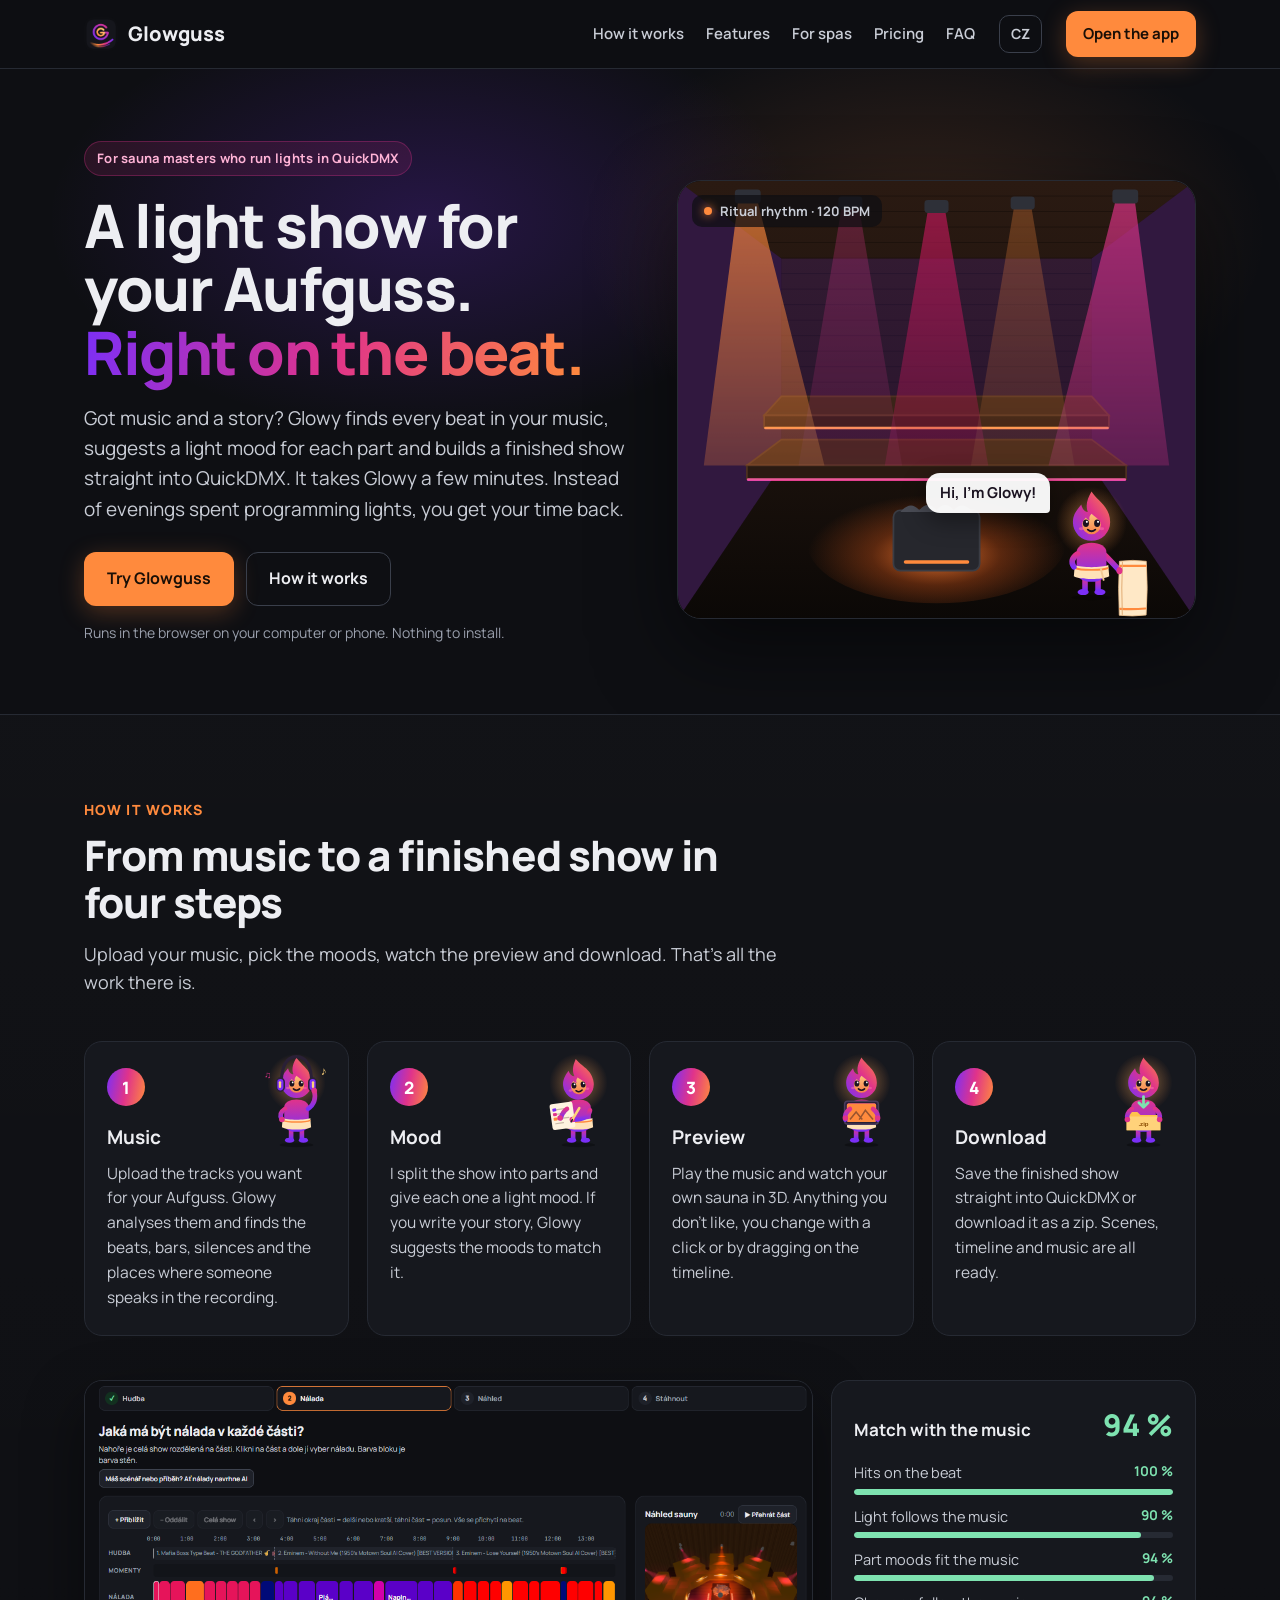
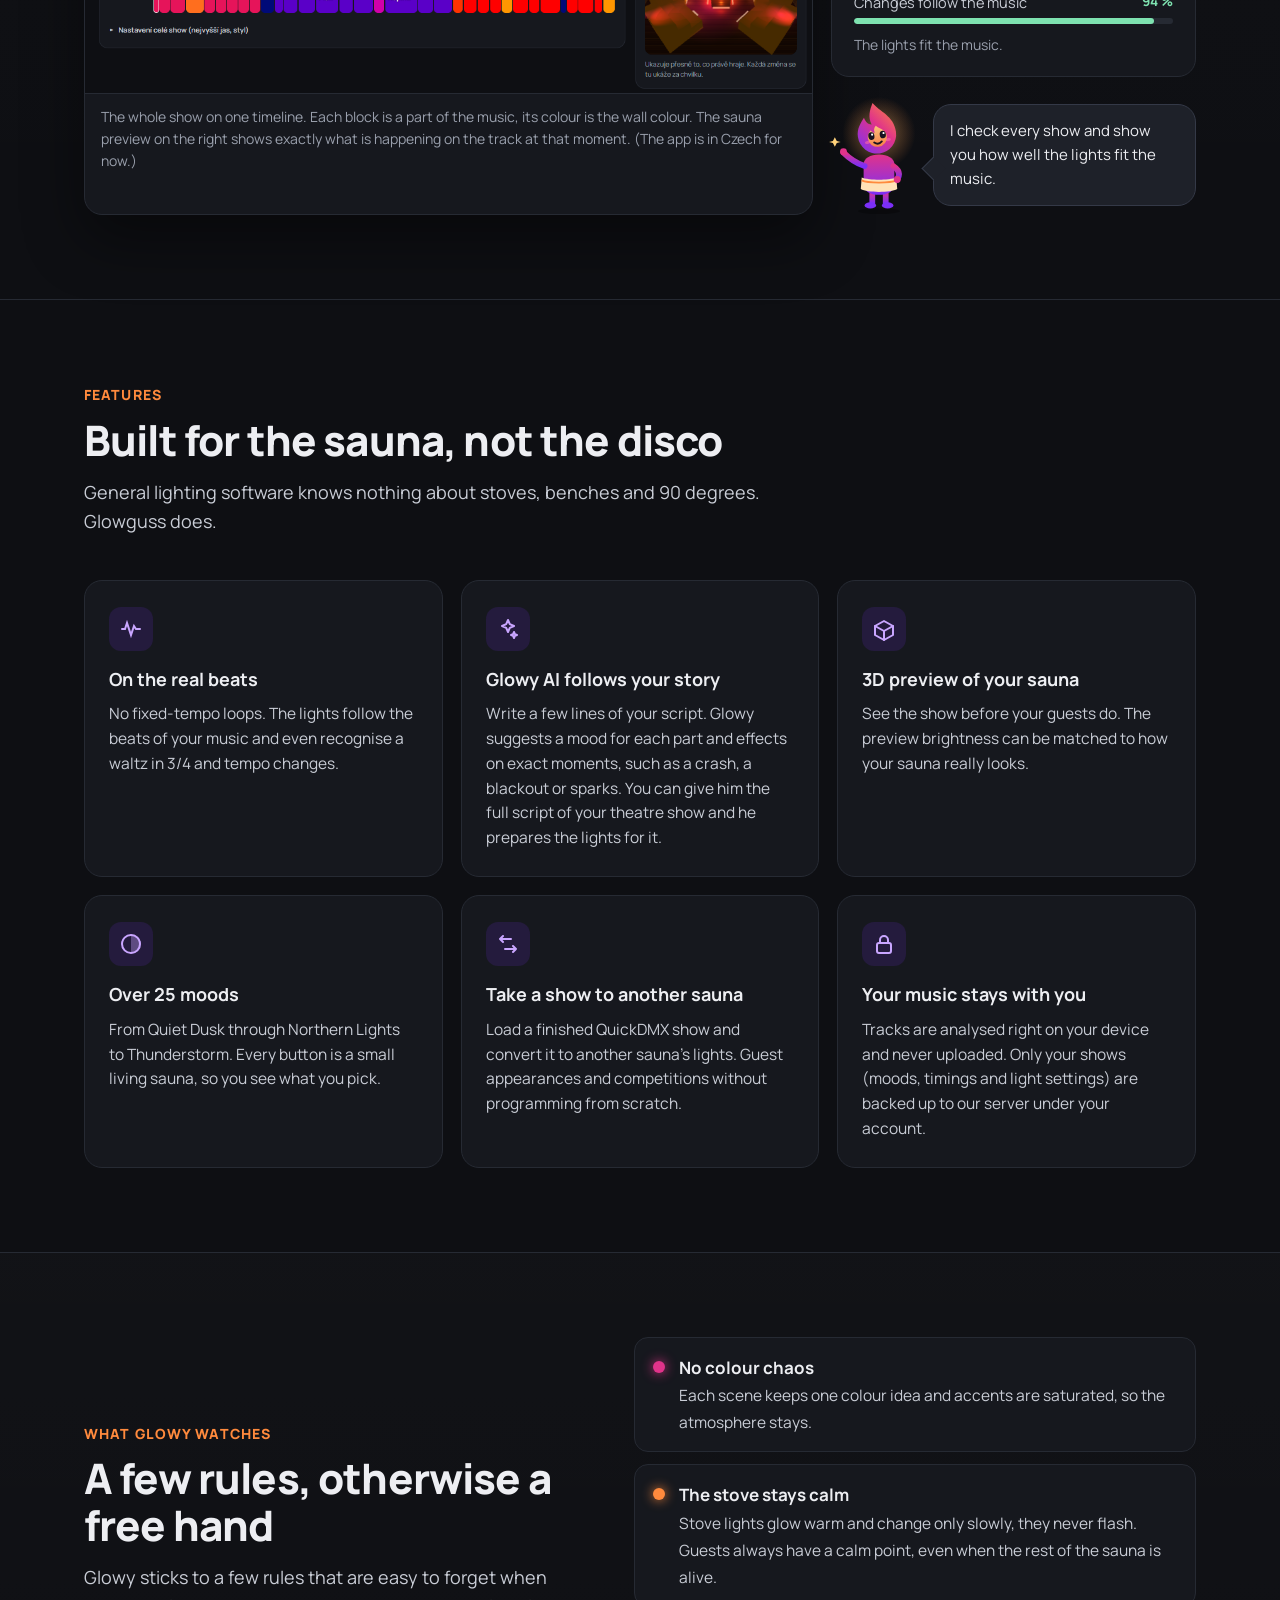
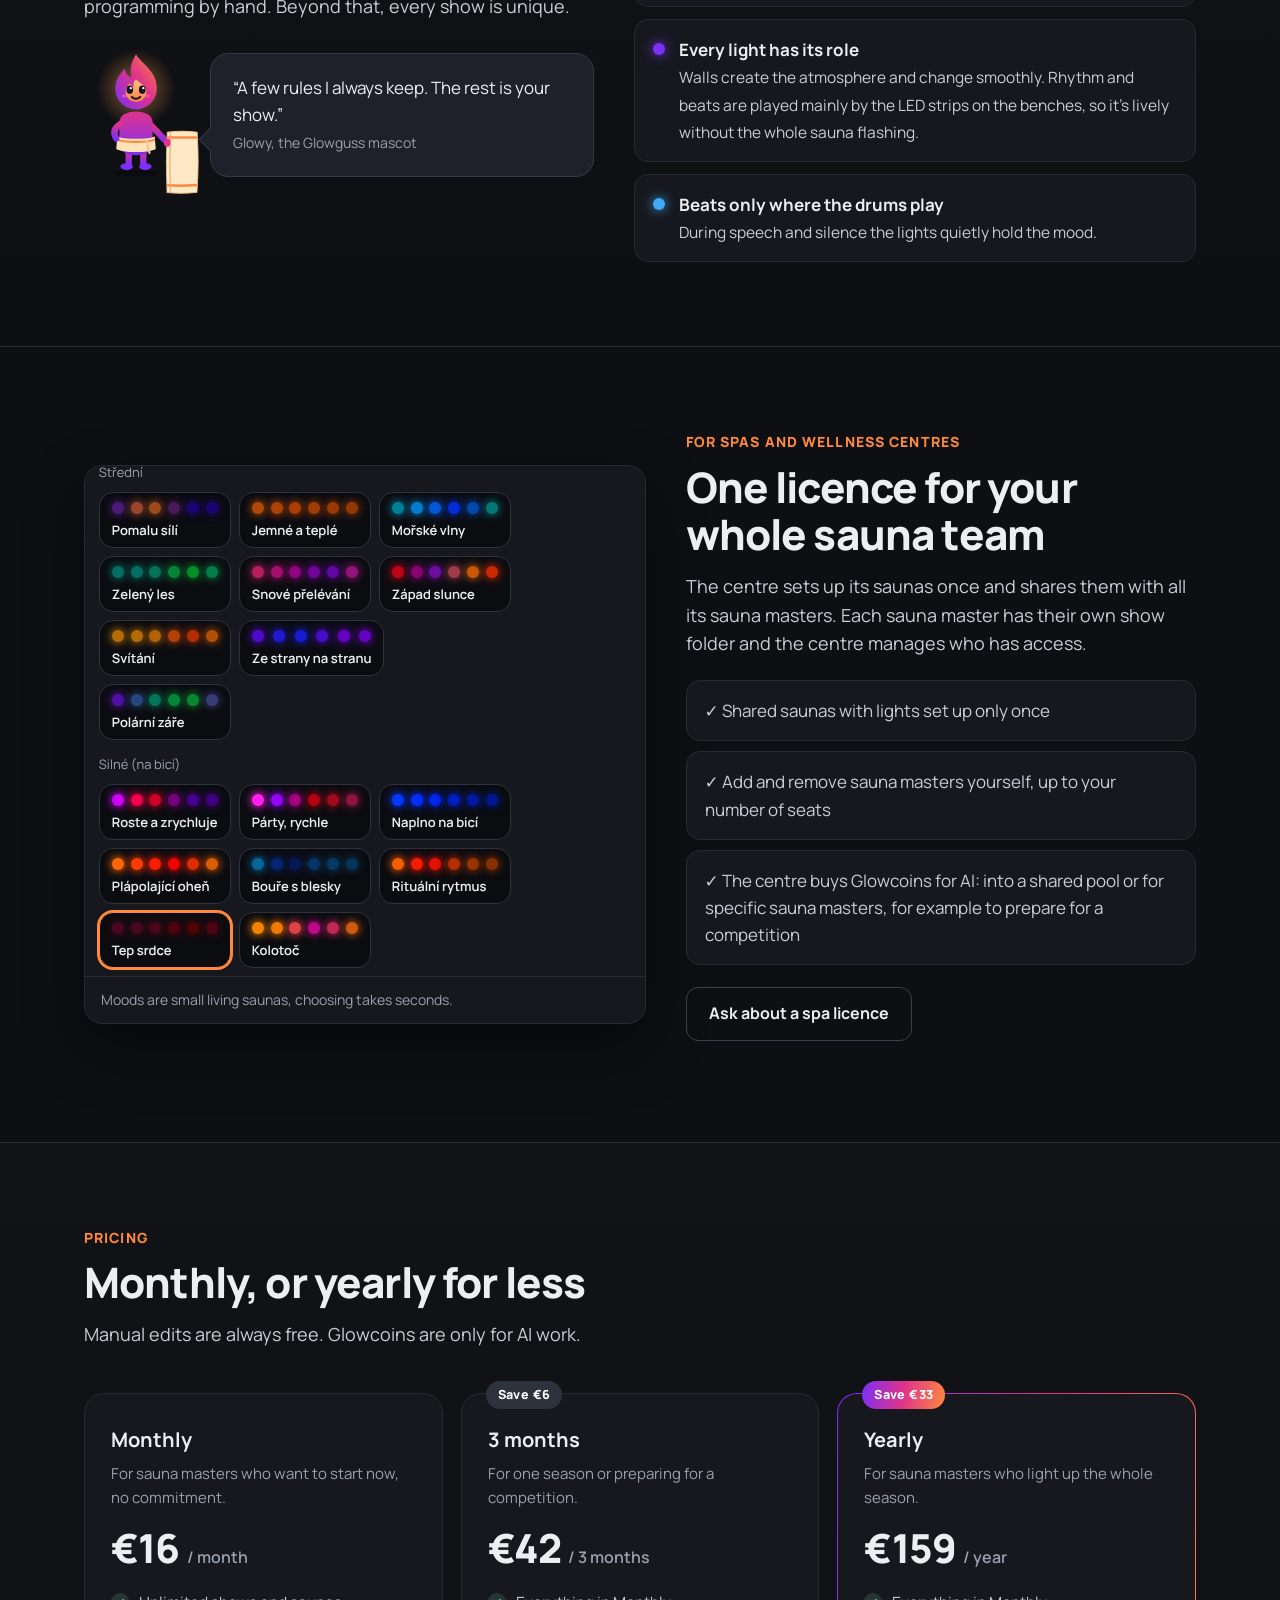
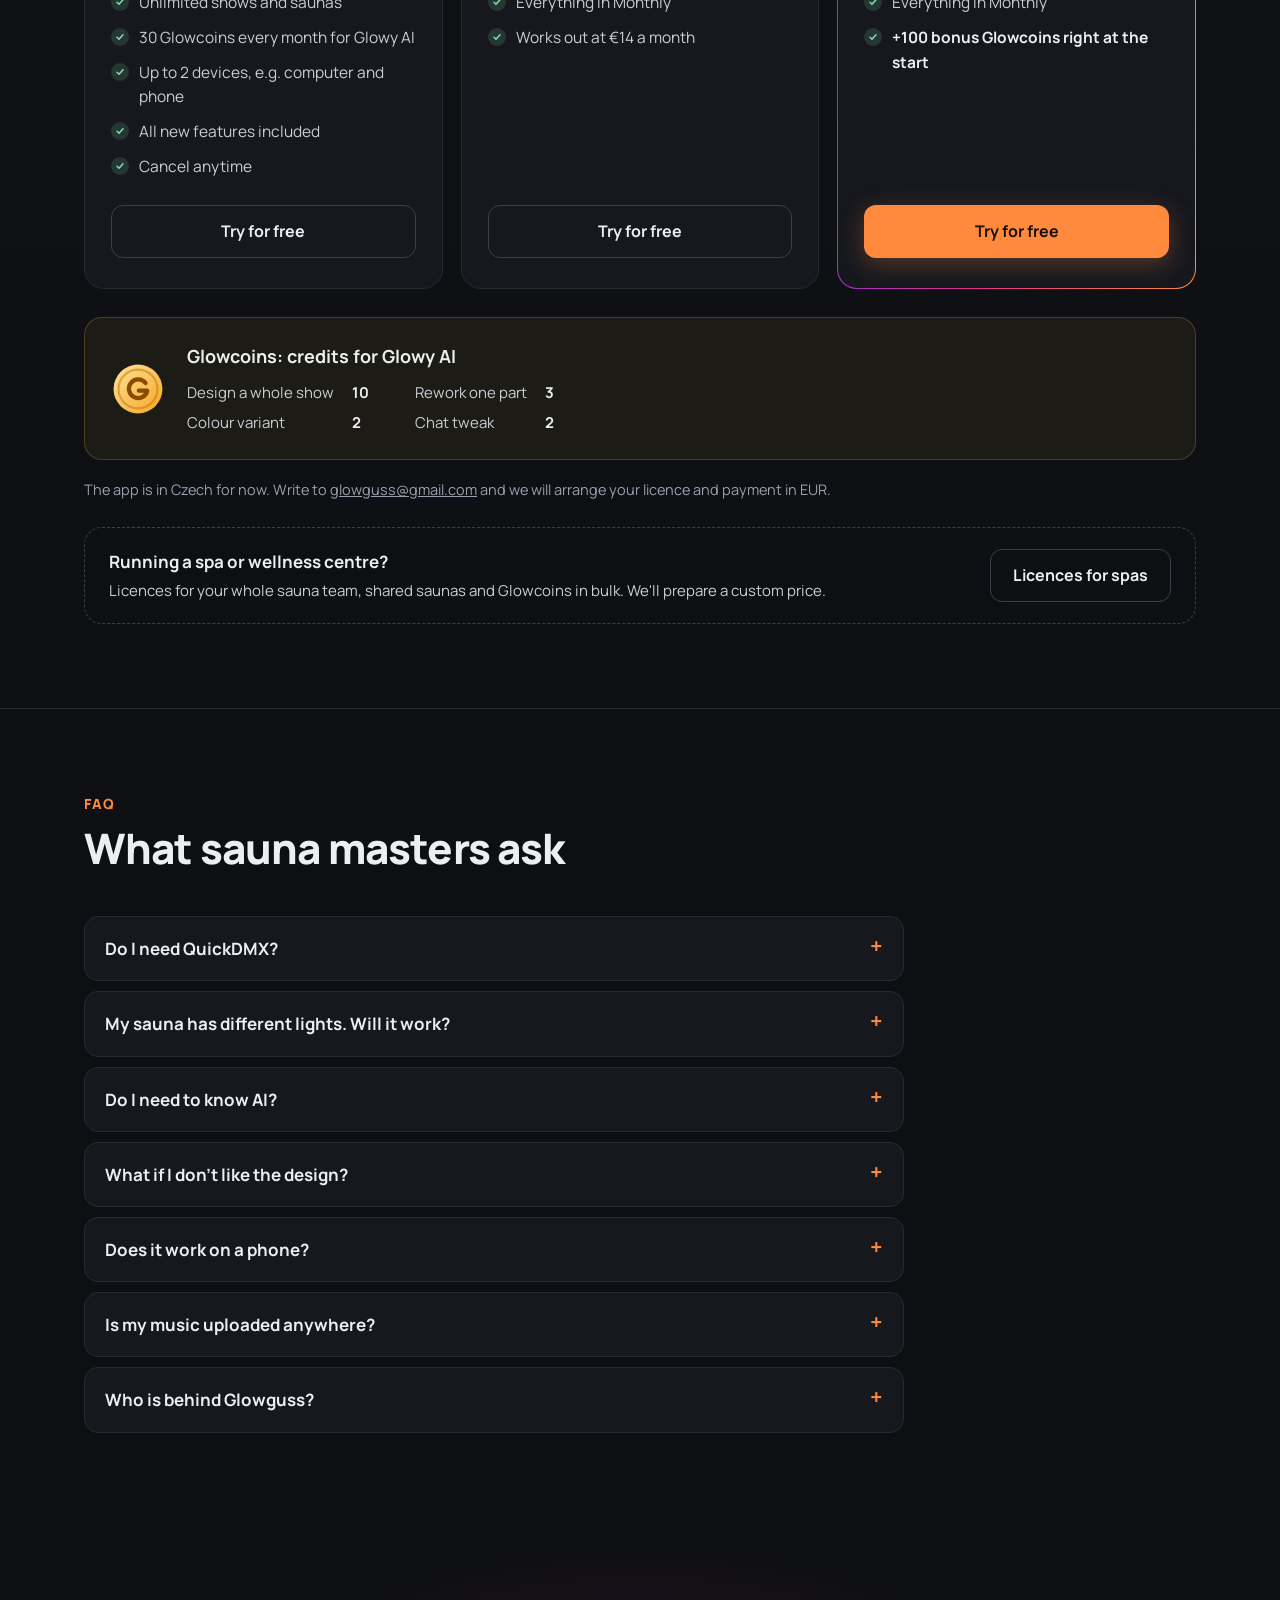
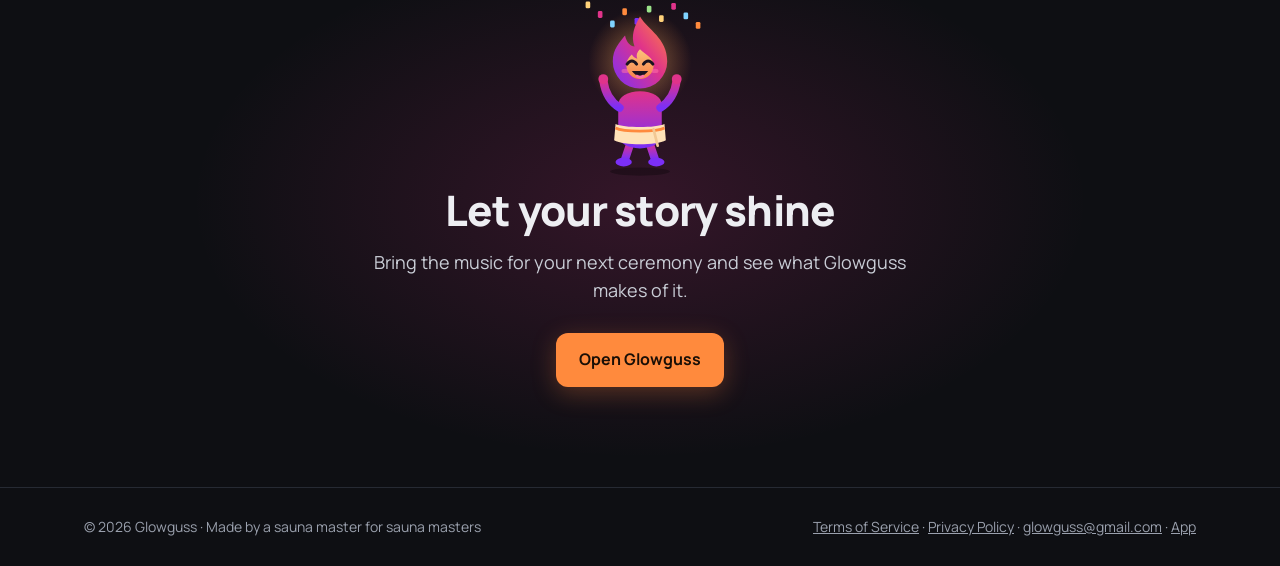
<file: docs/index.html>
<!doctype html>
<html lang="cs">
<head>
<meta charset="utf-8">
<meta name="viewport" content="width=device-width,initial-scale=1">
<title>Glowguss – světelná show pro saunový ceremoniál</title>
<meta name="description" content="Glowguss z tvé hudby a příběhu vyrobí světelnou show pro QuickDMX. Přesně na beat, s pravidly saunérů. Vytvořeno saunérem pro saunéry.">
<meta name="theme-color" content="#0E0F13">
<link rel="alternate" hreflang="cs" href="https://glowguss.com/">
<link rel="alternate" hreflang="en" href="https://glowguss.com/en.html">

<script>
/* Who should go straight to the app instead of this page: the installed app (it starts here), logged-in users,
   returns from Google sign-in (?code=) and password-reset e-mails (#access_token), old app links (#/...). ?web shows the page anyway. */
(function () {
  var APP = "app/";
  try {
    var q = location.search, h = location.hash;
    if (/[?&]web\b/.test(q)) return;
    if ((window.matchMedia && matchMedia("(display-mode: standalone)").matches) || navigator.standalone ||
        /[?&](code|error)=/.test(q) || /access_token|type=recovery|error_description|^#\//.test(h) ||
        localStorage.getItem("svetla-session")) location.replace(APP + q + h);
  } catch (e) {}
})();
</script>
<script>
/* First visit from a browser that isn't Czech or Slovak: show the English page (a choice made with the CZ/EN button wins). */
(function () {
  try {
    var j = localStorage.getItem("glowguss-jazyk");
    if (j === "cs") return;
    var l = (navigator.languages || [navigator.language || ""]).join(",").toLowerCase();
    if (j === "en" || (l && !/(^|,)(cs|sk)/.test(l))) location.replace("en.html" + location.search + location.hash);
  } catch (e) {}
})();
</script>

<meta property="og:title" content="Glowguss – světla pro saunový ceremoniál">
<meta property="og:description" content="Z tvé hudby a příběhu hotová světelná show pro QuickDMX. Přesně na beat.">
<meta property="og:image" content="ikona512.png">
<link rel="icon" href="ikona.png">
<link rel="stylesheet" href="fonty/fonty.css">
<style>
:root{--bg:#0E0F13;--panel:#16181E;--panel2:#1E2129;--line:#262A33;--fg:#EDEEF2;--fg2:#C9CDD6;--muted:#9AA0AD;--accent:#FF8A3D;--pink:#E0338A;--violet:#7B2FF7;--gold:#FFD27A;
  --grad:linear-gradient(100deg,#7B2FF7 0%,#E0338A 50%,#FF8A3D 100%)}
*{box-sizing:border-box}
html{scroll-behavior:smooth}
html,body{overflow-x:clip}body{margin:0;background:var(--bg);color:var(--fg);font-family:"Manrope",system-ui,-apple-system,"Segoe UI",sans-serif;font-size:17px;line-height:1.6;overflow-x:hidden}
a{color:inherit}
img{max-width:100%;height:auto;display:block}
.wrap{max-width:1160px;margin:0 auto;padding:0 24px}
.grad{background:var(--grad);-webkit-background-clip:text;background-clip:text;color:transparent}

/* top bar */
.jazyk{margin-left:auto;padding:7px 11px;border:1px solid #3A3F4B;border-radius:10px;font-weight:700;font-size:14px;text-decoration:none;color:var(--fg2)}.jazyk:hover{color:var(--fg);border-color:#5A6070}
header nav{margin-left:0!important}
@media (max-width:980px){header .btn{margin-left:10px!important}}
@media (min-width:981px){header nav{margin-left:auto!important}.jazyk{margin-left:0}}

header{position:sticky;top:0;z-index:20;background:rgba(14,15,19,.82);backdrop-filter:blur(12px);-webkit-backdrop-filter:blur(12px);border-bottom:1px solid var(--line)}
header .wrap{display:flex;align-items:center;gap:24px;height:68px}
.brand{display:flex;align-items:center;gap:10px;font-weight:800;font-size:20px;text-decoration:none}
.brand img{width:34px;height:34px;border-radius:9px}
header nav{display:flex;gap:22px;margin-left:auto;font-weight:600;font-size:15px;color:var(--fg2)}
header nav a{text-decoration:none}
header nav a:hover{color:var(--fg)}
.btn{display:inline-flex;align-items:center;gap:8px;padding:13px 22px;border-radius:12px;font-weight:700;font-size:16px;text-decoration:none;border:1px solid transparent;cursor:pointer;transition:transform .15s,box-shadow .15s}
.btn:hover{transform:translateY(-1px)}
.btn-main{background:var(--accent);color:#1A0F06;box-shadow:0 6px 24px rgba(255,138,61,.28)}
.btn-main:hover{box-shadow:0 8px 30px rgba(255,138,61,.42)}
.btn-ghost{border-color:#3A3F4B;color:var(--fg)}
.btn-ghost:hover{border-color:#5A6070}
header .btn{padding:10px 16px;font-size:15px}

/* hero */
.hero{position:relative;padding:72px 0 56px;overflow:hidden}
.hero::before{content:"";position:absolute;inset:-200px -20% auto -20%;height:760px;background:radial-gradient(closest-side,rgba(123,47,247,.22),transparent 70%) 20% 30%/60% 80% no-repeat,radial-gradient(closest-side,rgba(255,138,61,.16),transparent 70%) 85% 40%/55% 80% no-repeat;pointer-events:none}
.hero .wrap{position:relative;display:grid;grid-template-columns:1.05fr 1fr;gap:48px;align-items:center}
.kicker{display:inline-flex;align-items:center;gap:8px;padding:6px 12px;border-radius:99px;background:rgba(224,51,138,.12);border:1px solid rgba(224,51,138,.3);color:#FFB3D6;font-weight:700;font-size:13px;letter-spacing:.02em}
h1{font-size:clamp(36px,5.2vw,60px);line-height:1.06;letter-spacing:-.025em;margin:18px 0 18px;font-weight:800}
.lead{font-size:19px;color:var(--fg2);max-width:34em;margin:0 0 28px}
.cta{display:flex;gap:12px;flex-wrap:wrap}
.hero .pozn{margin-top:16px;color:var(--muted);font-size:14px}

/* animated sauna */
.sauna{position:relative;aspect-ratio:1.18;border-radius:24px;overflow:hidden;background:#0A0A0E;border:1px solid var(--line);box-shadow:0 30px 80px rgba(0,0,0,.5)}
.sauna svg.scena{position:absolute;inset:0;width:100%;height:100%}
.sauna .kuzel{mix-blend-mode:screen;transition:fill .18s ease-out,opacity .18s ease-out}
.sauna .zed{transition:fill .5s ease}
.sauna .kamna-svit{animation:dech 6s ease-in-out infinite}
@keyframes dech{0%,100%{opacity:.55}50%{opacity:.85}}
.sauna .glowy-hero{position:absolute;right:11%;bottom:4%;width:18%}.sauna .glowy-hero svg{width:100%!important;height:auto!important}
.sauna .rec{position:absolute;right:28%;bottom:24%;max-width:min(260px,58%);padding:10px 14px;border-radius:14px 14px 4px 14px;background:rgba(255,255,255,.95);color:#1A1220;font-weight:700;font-size:15px;line-height:1.35;box-shadow:0 8px 24px rgba(0,0,0,.4);transition:opacity .35s,transform .35s}
.sauna .rec.pryc{opacity:0;transform:translateY(6px)}
@media (max-width:640px){.sauna .rec{font-size:13px;padding:8px 11px;right:27%;bottom:26%}}
.sauna .stitek{position:absolute;left:14px;top:14px;display:flex;align-items:center;gap:8px;padding:6px 12px;border-radius:10px;background:rgba(14,15,19,.72);font-size:13px;font-weight:700;color:var(--fg2)}
.sauna .stitek i{width:8px;height:8px;border-radius:50%;background:var(--accent);box-shadow:0 0 10px var(--accent)}
.sauna .stitek i.bum{animation:bum .25s ease-out}
@keyframes bum{from{transform:scale(1.9)}to{transform:scale(1)}}

/* sections */
section{padding:84px 0}
.sec-h{max-width:720px;margin:0 0 44px}
.sec-h .nad{color:var(--accent);font-weight:800;font-size:14px;letter-spacing:.08em;text-transform:uppercase}
h2{font-size:clamp(28px,3.6vw,42px);line-height:1.12;letter-spacing:-.02em;margin:10px 0 14px;font-weight:800}
.sec-h p{color:var(--fg2);font-size:18px;margin:0}
.pruh{border-top:1px solid var(--line);border-bottom:1px solid var(--line);background:linear-gradient(180deg,rgba(255,255,255,.015),rgba(255,255,255,0))}

/* steps */
.kroky{display:grid;grid-template-columns:repeat(4,1fr);gap:18px;counter-reset:k}
.krok{position:relative;padding:26px 22px;border-radius:18px;background:var(--panel);border:1px solid var(--line)}
.krok::before{counter-increment:k;content:counter(k);display:grid;place-items:center;width:38px;height:38px;border-radius:50%;background:var(--grad);font-weight:800;color:#fff;margin-bottom:16px}
.krok .gk{position:absolute;right:14px;top:10px;width:76px;height:96px}
.krok h3,.krok::before{position:relative}
.wk-tep{animation:wkT .5s ease-in-out infinite!important}
@keyframes wkT{0%,100%{transform:translateY(0)}50%{transform:translateY(-3px)}}
.wk-pis{animation:wkP .7s ease-in-out infinite}
@keyframes wkP{0%,100%{transform:translate(0,0)}25%{transform:translate(-3px,1px)}50%{transform:translate(1px,2px)}75%{transform:translate(-2px,-1px)}}
.wk-s2{animation:wkS 4.5s infinite}.wk-s3{animation:wkS 4.5s infinite 1.5s}
@keyframes wkS{0%,30%{opacity:0}36%,62%{opacity:1}68%,100%{opacity:0}}
.wk-sip{animation:wkD 1.4s ease-in infinite}
@keyframes wkD{0%{transform:translateY(-6px);opacity:0}30%{opacity:1}80%{transform:translateY(8px);opacity:1}100%{transform:translateY(10px);opacity:0}}
@media (prefers-reduced-motion:reduce){.wk-tep,.wk-pis,.wk-s2,.wk-s3,.wk-sip{animation:none!important}}
.krok h3{margin:0 0 8px;font-size:19px}
.krok p{margin:0;color:var(--fg2);font-size:15.5px}

/* screenshot */
.ukazka{margin-top:44px;display:grid;grid-template-columns:2fr 1fr;gap:18px}
.uk-prava{display:flex;flex-direction:column;gap:18px}
.soulad{padding:20px 22px;border-radius:18px;background:var(--panel);border:1px solid var(--line)}
.soulad .s-h{display:flex;justify-content:space-between;align-items:baseline;margin-bottom:12px}
.soulad .s-h b{font-size:17px}.soulad .s-c{font-size:30px;font-weight:800;color:#7EE2B0}
.soulad .s-r{display:grid;grid-template-columns:1fr auto;gap:4px 10px;margin-bottom:10px;font-size:14.5px;color:var(--fg2)}
.soulad .s-r b{color:#7EE2B0;font-size:13.5px}
.soulad .s-r i{grid-column:1/-1;height:6px;border-radius:3px;background:#262A33;overflow:hidden}
.soulad .s-r u{display:block;height:100%;width:0;border-radius:3px;background:#7EE2B0;transition:width 1.2s ease-out}
.soulad.vid .s-r u{width:var(--w)}
.soulad p{margin:6px 0 0;color:var(--muted);font-size:14px}
.uk-glowy{display:flex;align-items:center;gap:6px}
.uk-glowy .bublina{font-size:15px;padding:14px 16px}
.ram{border-radius:18px;overflow:hidden;border:1px solid var(--line);background:var(--panel);box-shadow:0 24px 60px rgba(0,0,0,.45)}
.ram figcaption{padding:12px 16px;color:var(--muted);font-size:14px;border-top:1px solid var(--line)}
figure{margin:0}

/* features */
.funkce{display:grid;grid-template-columns:repeat(3,1fr);gap:18px}
.f{padding:26px 24px;border-radius:18px;background:var(--panel);border:1px solid var(--line)}
.f .ik{width:44px;height:44px;border-radius:12px;display:grid;place-items:center;margin-bottom:14px;background:rgba(123,47,247,.14);color:#C9A6FF}
.f .ik svg{width:24px;height:24px}
.f h3{margin:0 0 8px;font-size:18px}
.f p{margin:0;color:var(--fg2);font-size:15.5px}

/* rules */
.pravidla{display:grid;grid-template-columns:1fr 1.1fr;gap:40px;align-items:center}
.pravidla ul{list-style:none;padding:0;margin:0;display:grid;gap:12px}
.pravidla li{display:flex;gap:14px;align-items:flex-start;padding:16px 18px;border-radius:14px;background:var(--panel);border:1px solid var(--line)}
.pravidla li b{display:block}
.pravidla li span{color:var(--fg2);font-size:15.5px}
.pravidla li .t{flex:none;width:12px;height:12px;border-radius:50%;margin-top:7px}

/* glowy talk */
.glowy-rekne{display:flex;gap:22px;align-items:flex-end}
.bublina{position:relative;padding:20px 22px;border-radius:18px;background:var(--panel2);border:1px solid #343947;font-size:17px}
.bublina::after{content:"";position:absolute;left:-9px;bottom:28px;width:16px;height:16px;background:var(--panel2);border-left:1px solid #343947;border-bottom:1px solid #343947;transform:rotate(45deg)}

/* pricing */
.cenik{display:grid;grid-template-columns:repeat(3,1fr);gap:18px;align-items:stretch}
.cena{position:relative;display:flex;flex-direction:column;padding:30px 26px;border-radius:20px;background:var(--panel);border:1px solid var(--line)}
.cena.hl{border-color:transparent;background:linear-gradient(var(--panel),var(--panel)) padding-box,var(--grad) border-box;border:1.5px solid transparent}
.cena .stit{position:absolute;top:-13px;left:24px;padding:4px 12px;border-radius:99px;background:var(--grad);color:#fff;font-weight:800;font-size:12.5px;letter-spacing:.03em}
.cena h3{margin:0 0 6px;font-size:20px}
.cena .kdo{color:var(--muted);font-size:15px;margin:0 0 18px}
.cena .cislo{font-size:40px;font-weight:800;letter-spacing:-.02em;line-height:1}
.cena .cislo small{font-size:16px;font-weight:600;color:var(--muted);letter-spacing:0}
.cena ul{list-style:none;padding:0;margin:22px 0 26px;display:grid;gap:10px;color:var(--fg2);font-size:15.5px}
.cena li{display:flex;gap:10px}
.cena li::before{content:"";flex:none;width:18px;height:18px;margin-top:3px;border-radius:50%;background:rgba(126,226,176,.15) url("data:image/svg+xml,%3Csvg xmlns='http://www.w3.org/2000/svg' viewBox='0 0 24 24'%3E%3Cpath d='M6 12.5l4 4 8-9' fill='none' stroke='%237EE2B0' stroke-width='3' stroke-linecap='round' stroke-linejoin='round'/%3E%3C/svg%3E") center/12px no-repeat}
.cena .btn{margin-top:auto;justify-content:center}
.centrum-pas{margin-top:26px;display:flex;flex-wrap:wrap;gap:14px 24px;align-items:center;justify-content:space-between;padding:20px 24px;border-radius:18px;border:1px dashed #3A3F4B}
.centrum-pas b{display:block;font-size:17px}.centrum-pas span{color:var(--fg2);font-size:15px}
.coins{margin-top:28px;display:grid;grid-template-columns:auto 1fr;gap:22px;align-items:center;padding:24px 26px;border-radius:18px;background:rgba(255,193,77,.06);border:1px solid rgba(255,193,77,.22)}
.coins .tab{display:grid;grid-template-columns:repeat(4,auto);justify-content:start;gap:6px 18px;font-size:15px;color:var(--fg2)}
.coins .tab b{color:var(--fg)}
.coin{width:54px;height:54px}
.info{margin-top:18px;color:var(--muted);font-size:14.5px}

/* faq */
.faq{max-width:820px;display:grid;gap:10px}
details{border-radius:14px;background:var(--panel);border:1px solid var(--line);padding:0 20px}
summary{cursor:pointer;list-style:none;padding:18px 0;font-weight:700;display:flex;justify-content:space-between;gap:16px}
summary::-webkit-details-marker{display:none}
summary::after{content:"+";color:var(--accent);font-size:22px;line-height:1}
details[open] summary::after{content:"–"}
details p{margin:0 0 18px;color:var(--fg2)}

/* final */
.zaver{text-align:center;padding:90px 0 100px;position:relative}
.zaver::before{content:"";position:absolute;inset:0;background:radial-gradient(closest-side,rgba(224,51,138,.18),transparent) center/70% 90% no-repeat;pointer-events:none}
.zaver .wrap{position:relative}
.zaver .glowy-big{width:150px;margin:0 auto 10px}
.zaver p{color:var(--fg2);font-size:18px;max-width:560px;margin:0 auto 28px}
footer{border-top:1px solid var(--line);padding:28px 0;color:var(--muted);font-size:14px}
footer .wrap{display:flex;gap:18px;flex-wrap:wrap;align-items:center;justify-content:space-between}

@media (prefers-reduced-motion:reduce){.sauna *{animation:none!important;transition:none!important}}
.glowy-btn{display:inline-block}

/* responsive */
@media (max-width:980px){
  .hero .wrap,.pravidla{grid-template-columns:1fr}
  .kroky{grid-template-columns:1fr 1fr}
  .funkce,.cenik{grid-template-columns:1fr 1fr}
  .ukazka{grid-template-columns:1fr}
  header nav{display:none}
  header .btn{margin-left:auto}
}
@media (max-width:640px){
  body{font-size:16px}
  .wrap{padding:0 18px}
  .hero{padding:40px 0 30px}
  section{padding:60px 0}
  .kroky,.funkce,.cenik{grid-template-columns:1fr}
  .cenik{gap:26px}
  .coins{grid-template-columns:1fr}
  .coins .tab{grid-template-columns:auto auto}
  .glowy-rekne{flex-direction:column;align-items:flex-start}
  .bublina::after{display:none}
  .brand span{display:none}
}
</style>
</head>
<body>



<header>
  <div class="wrap">
    <a class="brand" href="#"><img src="ikona192.png" alt=""><span>Glowguss</span></a>
    <nav>
      <a href="#jak">Jak to funguje</a>
      <a href="#funkce">Co umí</a>
      <a href="#centra">Pro centra</a>
      <a href="#cenik">Ceník</a>
      <a href="#otazky">Otázky</a>
    </nav>
    <a class="jazyk" href="en.html" hreflang="en" onclick="try{localStorage.setItem('glowguss-jazyk','en')}catch(e){}">EN</a>
    <a class="btn btn-main" href="app/">Otevřít aplikaci</a>
  </div>
</header>

<main>
<section class="hero">
  <div class="wrap">
    <div>
      <span class="kicker">Pro saunéry, kteří svítí přes QuickDMX</span>
      <h1>Světelná show k&nbsp;tvému ceremoniálu. <span class="grad">Přesně na&nbsp;beat.</span></h1>
      <p class="lead">Máš hudbu a příběh? Glowy ti pomůže najít ve tvé hudbě každý beat, navrhne nálady světel pro každou část a vyrobí hotovou show přímo do QuickDMX. Glowy to má za pár minut. Místo večerů u&nbsp;programování světel máš čas na sebe.</p>
      <div class="cta">
        <a class="btn btn-main" href="app/">Vyzkoušet Glowguss</a>
        <a class="btn btn-ghost" href="#jak">Jak to funguje</a>
      </div>
      <p class="pozn">Běží v&nbsp;prohlížeči na počítači i mobilu. Nic se neinstaluje.</p>
    </div>

    <div class="sauna" id="sauna" aria-label="Ukázka: sauna svítí do rytmu hudby">
      <svg class="scena" viewBox="0 0 600 508" preserveAspectRatio="xMidYMid slice">
        <defs>
          <linearGradient id="drevo" x1="0" y1="0" x2="0" y2="1"><stop offset="0" stop-color="#2A1A12"/><stop offset="1" stop-color="#140D09"/></linearGradient>
          <linearGradient id="podlaha" x1="0" y1="0" x2="0" y2="1"><stop offset="0" stop-color="#1A110C"/><stop offset="1" stop-color="#0B0806"/></linearGradient>
          <radialGradient id="kam" cx="50%" cy="60%" r="50%"><stop offset="0" stop-color="#FF8A3D" stop-opacity=".9"/><stop offset=".5" stop-color="#E05A1A" stop-opacity=".35"/><stop offset="1" stop-color="#E05A1A" stop-opacity="0"/></radialGradient>
          <linearGradient id="kuzelG" x1="0" y1="0" x2="0" y2="1"><stop offset="0" stop-color="#fff" stop-opacity=".95"/><stop offset="1" stop-color="#fff" stop-opacity="0"/></linearGradient>
          <mask id="kuzelM"><rect width="600" height="508" fill="url(#kuzelG)"/></mask>
          <pattern id="prkna" width="600" height="18" patternUnits="userSpaceOnUse"><rect width="600" height="18" fill="none"/><path d="M0 17.5H600" stroke="#000" stroke-opacity=".35"/></pattern>
        </defs>
        <!-- room -->
        <rect width="600" height="508" fill="url(#drevo)"/>
        <rect width="600" height="508" fill="url(#prkna)"/>
        <polygon points="0,0 120,90 120,330 0,508" fill="#1C120C"/>
        <polygon points="600,0 480,90 480,330 600,508" fill="#1C120C"/>
        <polygon points="0,508 120,330 480,330 600,508" fill="url(#podlaha)"/>
        <!-- wall washes (colour changes) -->
        <polygon class="zed" id="zedL" points="0,0 120,90 120,330 0,508" fill="#7B2FF7" opacity=".22"/>
        <polygon class="zed" id="zedR" points="600,0 480,90 480,330 600,508" fill="#7B2FF7" opacity=".22"/>
        <rect class="zed" id="zedZ" x="120" y="90" width="360" height="240" fill="#E0338A" opacity=".14"/>
        <!-- benches -->
        <g fill="#3A2418" stroke="#4E3121" stroke-width="2">
          <polygon points="120,250 480,250 500,272 100,272"/>
          <polygon points="100,272 500,272 500,286 100,286" fill="#2A1A12"/>
          <polygon points="120,300 480,300 520,330 80,330" />
          <polygon points="80,330 520,330 520,346 80,346" fill="#2A1A12"/>
        </g>
        <!-- bench LED strips -->
        <rect class="kuzel" id="pas1" x="100" y="285" width="400" height="3" rx="1.5" fill="#E0338A"/>
        <rect class="kuzel" id="pas2" x="80" y="345" width="440" height="3" rx="1.5" fill="#E0338A"/>
        <!-- light cones from ceiling spots -->
        <g mask="url(#kuzelM)">
          <polygon class="kuzel" id="k0" points="70,22 92,22 170,330 30,330" fill="#7B2FF7" opacity=".55"/>
          <polygon class="kuzel" id="k1" points="190,30 210,30 260,330 140,330" fill="#E0338A" opacity=".55"/>
          <polygon class="kuzel" id="k2" points="290,34 310,34 360,330 240,330" fill="#FF8A3D" opacity=".55"/>
          <polygon class="kuzel" id="k3" points="390,30 410,30 460,330 340,330" fill="#E0338A" opacity=".55"/>
          <polygon class="kuzel" id="k4" points="508,22 530,22 570,330 430,330" fill="#7B2FF7" opacity=".55"/>
        </g>
        <g fill="#2E3038"><rect x="66" y="10" width="30" height="16" rx="4"/><rect x="186" y="18" width="28" height="15" rx="4"/><rect x="286" y="22" width="28" height="15" rx="4"/><rect x="386" y="18" width="28" height="15" rx="4"/><rect x="504" y="10" width="30" height="16" rx="4"/></g>
        <!-- stove: warm only, slow breathing -->
        <ellipse class="kamna-svit" cx="300" cy="420" rx="150" ry="70" fill="url(#kam)"/>
        <g>
          <rect x="250" y="382" width="100" height="70" rx="8" fill="#26272D" stroke="#3A3C44" stroke-width="2"/>
          <path d="M258 384q12-14 22-2q10-12 20 0q10-12 20 0q10-12 22 2" fill="#4A4C55"/>
          <rect class="kamna-svit" x="262" y="440" width="76" height="4" rx="2" fill="#FF8A3D"/>
        </g>
      </svg>
      <div class="stitek"><i id="tep"></i><span id="nalada">Rituální rytmus · 120 BPM</span></div>
      <div class="rec" id="rec" aria-live="polite">Ahoj, já jsem Glowy!</div>
      <div class="glowy-hero glowy-btn" data-glowy="postava" data-h="150"></div>
    </div>
  </div>
</section>

<section id="jak" class="pruh">
  <div class="wrap">
    <div class="sec-h">
      <div class="nad">Jak to funguje</div>
      <h2>Od hudby k hotové show ve čtyřech krocích</h2>
      <p>Nahraješ hudbu, vybereš nálady, podíváš se na náhled a stáhneš. Víc práce s tím nemáš.</p>
    </div>
    <div class="kroky">
      <div class="krok"><div class="gk" data-glowy="sluchatka" data-h="96"></div><h3>Hudba</h3><p>Nahraješ skladby, které chceš mít při aufgussu. Glowy je rozebere a najde v nich beaty, takty, ticho i místa, kde se v nahrávce mluví.</p></div>
      <div class="krok"><div class="gk" data-glowy="pise" data-h="96"></div><h3>Nálada</h3><p>Show rozdělím na části a každé přiřadím náladu světel. Napíšeš-li příběh, Glowy ti nálady navrhne podle něj.</p></div>
      <div class="krok"><div class="gk" data-glowy="divase" data-h="96"></div><h3>Náhled</h3><p>Pustíš hudbu a díváš se na svou saunu ve 3D. Co se nelíbí, změníš kliknutím nebo přetažením na časové ose.</p></div>
      <div class="krok"><div class="gk" data-glowy="stahuje" data-h="96"></div><h3>Stáhnout</h3><p>Hotovou show uložíš rovnou do QuickDMX nebo stáhneš jako zip. Scény, časová osa i hudba jsou připravené.</p></div>
    </div>

    <div class="ukazka">
      <figure class="ram"><img src="web/editor.png" alt="Editor Glowguss: časová osa show rozdělená na části s náladami a náhled sauny" loading="lazy" width="1157" height="495"><figcaption>Celá show na jedné ose. Každý blok je část hudby, barva je barva stěn. Náhled sauny vpravo ukazuje přesně to, co se v tu chvíli děje na stopě.</figcaption></figure>
      <div class="uk-prava">
        <div class="soulad" id="soulad">
          <div class="s-h"><b>Soulad s hudbou</b><span class="s-c">94 %</span></div>
          <div class="s-r"><span>Údery na beat</span><b>100 %</b><i><u style="--w:100%"></u></i></div>
          <div class="s-r"><span>Světlo sleduje hudbu</span><b>90 %</b><i><u style="--w:90%"></u></i></div>
          <div class="s-r"><span>Nálada částí sedí k hudbě</span><b>94 %</b><i><u style="--w:94%"></u></i></div>
          <div class="s-r"><span>Změny se směrem hudby</span><b>94 %</b><i><u style="--w:94%"></u></i></div>
          <p>Světla sedí k hudbě.</p>
        </div>
        <div class="uk-glowy"><div class="glowy-btn" data-glowy="ukazuje" data-h="120"></div><div class="bublina uk-b">Každou show po sobě zkontroluju a ukážu ti, jak světla sedí na hudbu.</div></div>
      </div>
    </div>
  </div>
</section>

<section id="funkce">
  <div class="wrap">
    <div class="sec-h">
      <div class="nad">Co umí</div>
      <h2>Postavené pro saunu, ne pro diskotéku</h2>
      <p>Obecné programy na světla nevědí nic o kamnech, lavicích a 90 stupních. Glowguss ano.</p>
    </div>
    <div class="funkce">
      <div class="f"><div class="ik"><svg viewBox="0 0 24 24" fill="none" stroke="currentColor" stroke-width="2" stroke-linecap="round"><path d="M3 12h3l2-6 4 12 3-9 2 3h4"/></svg></div><h3>Přesně na skutečné beaty</h3><p>Žádné smyčky s&nbsp;pevným tempem. Světla se drží beatů tvé hudby, poznají i valčík ve 3/4 a změny tempa.</p></div>
      <div class="f"><div class="ik"><svg viewBox="0 0 24 24" fill="none" stroke="currentColor" stroke-width="2" stroke-linecap="round" stroke-linejoin="round"><path d="M12 3l1.8 4.2L18 9l-4.2 1.8L12 15l-1.8-4.2L6 9l4.2-1.8z"/><path d="M18 15l.9 2.1L21 18l-2.1.9L18 21l-.9-2.1L15 18l2.1-.9z"/></svg></div><h3>Glowy AI podle příběhu</h3><p>Napiš pár řádků scénáře. Glowy ke každé části navrhne náladu a efekty na přesné momenty, třeba náraz, zhasnutí nebo jiskry. Můžeš mu napsat i celý scénář svého divadla a on ti připraví světla přímo na něj.</p></div>
      <div class="f"><div class="ik"><svg viewBox="0 0 24 24" fill="none" stroke="currentColor" stroke-width="2" stroke-linecap="round" stroke-linejoin="round"><path d="M3 9l9-5 9 5v9l-9 5-9-5z"/><path d="M3 9l9 5 9-5M12 14v9"/></svg></div><h3>3D náhled tvé sauny</h3><p>Vidíš show dřív, než ji pustíš hostům. Jas náhledu se dá srovnat podle toho, jak sauna svítí ve skutečnosti.</p></div>
      <div class="f"><div class="ik"><svg viewBox="0 0 24 24" fill="none" stroke="currentColor" stroke-width="2" stroke-linecap="round" stroke-linejoin="round"><circle cx="12" cy="12" r="9"/><path d="M12 3a9 9 0 0 1 0 18" fill="currentColor" opacity=".35"/></svg></div><h3>Přes 25 nálad</h3><p>Od Tichého šera přes Polární záři po Bouři s&nbsp;blesky. Každé tlačítko je malá živá sauna, takže vidíš, co vybíráš.</p></div>
      <div class="f"><div class="ik"><svg viewBox="0 0 24 24" fill="none" stroke="currentColor" stroke-width="2" stroke-linecap="round" stroke-linejoin="round"><path d="M4 7h11M4 7l3-3M4 7l3 3M20 17H9m11 0l-3-3m3 3l-3 3"/></svg></div><h3>Převezmi show do jiné sauny</h3><p>Hotovou show z QuickDMX načteš a převedeš na světla jiné sauny. Hostování nebo soutěž bez programování od nuly.</p></div>
      <div class="f"><div class="ik"><svg viewBox="0 0 24 24" fill="none" stroke="currentColor" stroke-width="2" stroke-linecap="round" stroke-linejoin="round"><rect x="5" y="11" width="14" height="10" rx="2"/><path d="M8 11V8a4 4 0 0 1 8 0v3"/></svg></div><h3>Hudba zůstává u tebe</h3><p>Skladby se rozebírají přímo v&nbsp;tvém zařízení a nikam se nenahrávají. Na našem serveru se pod tvým účtem zálohují jen show, tedy nálady, časy a nastavení světel.</p></div>
    </div>
  </div>
</section>

<section class="pruh">
  <div class="wrap pravidla">
    <div>
      <div class="sec-h" style="margin-bottom:26px">
        <div class="nad">Co Glowy hlídá</div>
        <h2>Pár pravidel, jinak volná ruka</h2>
        <p>Glowy se drží pár pravidel, na která se při ručním programování snadno zapomene. Jinak je každá show jedinečná.</p>
      </div>
      <div class="glowy-rekne">
        <div class="glowy-btn" data-glowy="postava" data-h="130" style="flex:none"></div>
        <div class="bublina">„Pár pravidel držím vždycky. Zbytek je tvoje show.“<br><span style="color:var(--muted);font-size:14px">Glowy, maskot Glowguss</span></div>
      </div>
    </div>
    <ul>
      <li><i class="t" style="background:#E0338A;box-shadow:0 0 12px #E0338A"></i><div><b>Žádný barevný guláš</b><span>Každá scéna drží jednu barevnou myšlenku a akcenty jsou syté, takže atmosféra zůstane.</span></div></li>
      <li><i class="t" style="background:#FF8A3D;box-shadow:0 0 12px #FF8A3D"></i><div><b>Kamna zůstávají klidná</b><span>Světla u kamen svítí teple a mění se jen pomalu, nikdy neblikají. Hosté mají v sauně klidný bod, i když jinde to žije.</span></div></li>
      <li><i class="t" style="background:#7B2FF7;box-shadow:0 0 12px #7B2FF7"></i><div><b>Každé světlo má svou roli</b><span>Stěny tvoří atmosféru a mění se plynule. Rytmus a beaty hrají hlavně LED pásky na lavicích, takže to žije, ale nebliká celá sauna.</span></div></li>
      <li><i class="t" style="background:#3FA9F5;box-shadow:0 0 12px #3FA9F5"></i><div><b>Beaty jen tam, kde hrají bicí</b><span>Při řeči a v tichu světla jen tiše drží náladu.</span></div></li>
    </ul>
  </div>
</section>

<section id="centra">
  <div class="wrap pravidla" style="grid-template-columns:1.1fr 1fr">
    <figure class="ram"><img src="web/nalady.png" alt="Výběr nálad v Glowguss" loading="lazy" width="435" height="510"><figcaption>Nálady jsou malé živé sauny, výběr je otázka vteřin.</figcaption></figure>
    <div>
      <div class="sec-h" style="margin-bottom:22px">
        <div class="nad">Pro wellness centra</div>
        <h2>Jedna licence pro celý tým saunérů</h2>
        <p>Centrum nastaví své sauny jednou a sdílí je se všemi saunéry. Každý saunér má svou vlastní složku show a centrum spravuje, kdo má přístup.</p>
      </div>
      <ul style="list-style:none;padding:0;margin:0;display:grid;gap:10px;color:var(--fg2)">
        <li>✓ Sdílené sauny se světly, které se nastavují jen jednou</li>
        <li>✓ Saunéry přidáváš a odebíráš sám, podle počtu míst</li>
        <li>✓ Glowcoiny pro AI kupuje centrum: do společné zásoby nebo konkrétním saunérům, třeba na přípravu na soutěž</li>
      </ul>
      <p style="margin-top:22px"><a class="btn btn-ghost" href="mailto:glowguss@gmail.com?subject=Glowguss%20pro%20centrum">Domluvit licenci pro centrum</a></p>
    </div>
  </div>
</section>

<section id="cenik" class="pruh">
  <div class="wrap">
    <div class="sec-h">
      <div class="nad">Ceník</div>
      <h2>Měsíčně, nebo ročně výhodněji</h2>
      <p>Ruční úpravy show jsou vždy zdarma. Glowcoiny platíš jen za práci AI.</p>
    </div>
    <div class="cenik">
      <div class="cena">
        <h3>Měsíčně</h3>
        <p class="kdo">Pro saunéra, který chce začít hned a bez závazku.</p>
        <div class="cislo">400 Kč <small>/ měsíc</small></div>
        <ul><li>Neomezeně show a saun</li><li>30 Glowcoinů každý měsíc na Glowy AI</li><li>Až 2 zařízení, třeba počítač a mobil</li><li>Všechny nové funkce v ceně</li><li>Zrušíš kdykoli</li></ul>
        <a class="btn btn-ghost" href="app/">Vyzkoušet zdarma</a>
      </div>
      <div class="cena">
        <span class="stit" style="background:#2E323C">Ušetříš 150 Kč</span>
        <h3>Na 3 měsíce</h3>
        <p class="kdo">Na jednu sezónu nebo přípravu na soutěž.</p>
        <div class="cislo">1 050 Kč <small>/ 3 měsíce</small></div>
        <ul><li>Všechny měsíční výhody</li><li>Vychází na 350 Kč měsíčně</li></ul>
        <a class="btn btn-ghost" href="app/">Vyzkoušet zdarma</a>
      </div>
      <div class="cena hl">
        <span class="stit">Ušetříš 900 Kč</span>
        <h3>Ročně</h3>
        <p class="kdo">Pro saunéra, který svítí celou sezónu.</p>
        <div class="cislo">3 900 Kč <small>/ rok</small></div>
        <ul><li>Všechny měsíční výhody</li><li><b style="color:var(--fg)">+100 Glowcoinů navíc hned na start</b></li></ul>
        <a class="btn btn-main" href="app/">Vyzkoušet zdarma</a>
      </div>
    </div>

    <div class="coins">
      <svg class="coin" viewBox="0 0 64 64" aria-hidden="true"><defs><linearGradient id="cg" x1="0" y1="0" x2="1" y2="1"><stop offset="0" stop-color="#FFE29A"/><stop offset="1" stop-color="#F5A623"/></linearGradient></defs><circle cx="32" cy="32" r="29" fill="url(#cg)"/><circle cx="32" cy="32" r="23" fill="none" stroke="#C47A0E" stroke-width="2.5" opacity=".55"/><path d="M41 25A11 11 0 1 0 43 34H33" fill="none" stroke="#8A4B00" stroke-width="5" stroke-linecap="round" stroke-linejoin="round"/></svg>
      <div>
        <b style="font-size:18px">Glowcoiny: kredity pro Glowy AI</b>
        <div class="tab" style="margin-top:10px">
          <span>Návrh celé show</span><b>10</b>
          <span style="margin-left:28px">Přepracovat jednu část</span><b>3</b>
          <span>Barevná varianta</span><b>2</b>
          <span style="margin-left:28px">Úprava v chatu</span><b>2</b>
        </div>
      </div>
    </div>
    <p class="info">Licenci si objednáš přímo v aplikaci a zaplatíš převodem přes QR kód.</p>
    <div class="centrum-pas">
      <div><b>Provozujete wellness centrum?</b><span>Licence pro celý tým saunérů, sdílené sauny a Glowcoiny ve velkém. Cenu připravíme na míru.</span></div>
      <a class="btn btn-ghost" href="#centra">Licence pro centra</a>
    </div>
  </div>
</section>

<section id="otazky">
  <div class="wrap">
    <div class="sec-h">
      <div class="nad">Otázky</div>
      <h2>Na co se saunéři ptají</h2>
    </div>
    <div class="faq">
      <details><summary>Potřebuju QuickDMX?</summary><p>Ano. Glowguss vyrábí show pro QuickDMX (The Lighting Controller), které se v saunách používá nejčastěji. Show uložíš rovnou do jeho složky nebo stáhneš jako zip.</p></details>
      <details><summary>Moje sauna má jiná světla. Bude to fungovat?</summary><p>Ano. Svou saunu nastavíš jednou: buď načteš projekt z QuickDMX, nebo vybereš světla ručně (stěny, lavice, kamna, voda, spoty). Show se pak vyrábí přesně pro ni.</p></details>
      <details><summary>Musím umět s AI?</summary><p>Nemusíš. Show vyrobíš i bez AI, jen výběrem nálad. Glowy AI je pohodlnější cesta: napíšeš příběh a návrh dostaneš během chvilky.</p></details>
      <details><summary>Co když se mi návrh nelíbí?</summary><p>Upravíš ho. Náladu části změníš kliknutím, části posuneš nebo prodloužíš tažením a všechno se přichytí na skutečné beaty. Ruční úpravy jsou zdarma.</p></details>
      <details><summary>Funguje to na mobilu?</summary><p>Ano, návrh a náhled show zvládneš i na mobilu. Do QuickDMX ji pak uložíš z počítače, na kterém QuickDMX běží.</p></details>
      <details><summary>Nahrává se moje hudba někam?</summary><p>Ne. Hudba se rozebírá přímo ve tvém zařízení. Na server jde jen rozbor (kde jsou beaty a části), ze kterého se vyrobí světla.</p></details>
      <details><summary>Kdo za Glowguss stojí?</summary><p>Saunér z Prahy, který dělá divadelní ceremoniály a nechtěl trávit večery programováním světel. Glowguss vznikl z jeho vlastních show.</p></details>
    </div>
  </div>
</section>

<section class="zaver">
  <div class="wrap">
    <div class="glowy-big glowy-btn" data-glowy="slavi" data-h="170" style="display:flex;justify-content:center"></div>
    <h2>Ať tvůj příběh svítí</h2>
    <p>Přines hudbu na příští ceremoniál a podívej se, co z ní Glowguss udělá.</p>
    <a class="btn btn-main" href="app/">Otevřít Glowguss</a>
  </div>
</section>
</main>

<footer>
  <div class="wrap">
    <span>© 2026 Glowguss · Vytvořeno saunérem pro saunéry</span>
    <span><a href="web/podminky.html">Obchodní podmínky</a> · <a href="web/soukromi.html">Ochrana osobních údajů</a> · <a href="mailto:glowguss@gmail.com">glowguss@gmail.com</a> · <a href="app/">Aplikace</a></span>
  </div>
</footer>

<script src="web/glowy.js"></script>
<script>
// "Soulad s hudbou" bars fill in when the card scrolls into view
(function () {
  var el = document.getElementById("soulad");
  if (!("IntersectionObserver" in window)) { el.classList.add("vid"); return; }
  var io = new IntersectionObserver(function (e) { if (e[0].isIntersecting) { el.classList.add("vid"); io.disconnect(); } }, { threshold: .4 });
  io.observe(el);
})();

// Glowy introduces himself in the demo, then comments on what the sauna does
(function () {
  var rec = document.getElementById("rec"), n = 0;
  var vety = ["Ahoj, já jsem Glowy!", "Pomáhám saunérům se světly.", "Každý beat tvé hudby chytím přesně.", "Kamna svítí teple a klidně, nikdy neblikají.", "Barvy hlídám, aby z toho nebyl guláš.", "Přines hudbu a příběh, zbytek mám za pár minut.", "Míchám z více než 16 milionů barev."];
  if (matchMedia("(prefers-reduced-motion: reduce)").matches) return;
  setInterval(function () {
    rec.classList.add("pryc");
    setTimeout(function () { n = (n + 1) % vety.length; rec.textContent = vety[n]; rec.classList.remove("pryc"); }, 380);
  }, 4200);
})();

// Demo sauna: walls change slowly per "part", spots and bench strips hit on the beat. Saturated colours only, stove breathes on its own.
(function () {
  var nalady = [
    { jm: "Rituální rytmus", bpm: 120, barvy: ["#FF8A3D", "#E0338A", "#C2185B"], zed: "#7B2FF7" },
    { jm: "Bouře s blesky", bpm: 128, barvy: ["#1E6BFF", "#00B3FF", "#5B2BFF"], zed: "#1A237E" },
    { jm: "Plápolající oheň", bpm: 110, barvy: ["#FF5A1F", "#FF8A3D", "#E53935"], zed: "#B71C1C" },
    { jm: "Polární záře", bpm: 96, barvy: ["#00C896", "#2BB0FF", "#7B2FF7"], zed: "#00695C" },
    { jm: "Party, rychle", bpm: 126, barvy: ["#FF2BD6", "#7B2FF7", "#FF3355"], zed: "#6A1B9A" }
  ];
  var red = matchMedia("(prefers-reduced-motion: reduce)").matches;
  var k = [0, 1, 2, 3, 4].map(function (i) { return document.getElementById("k" + i); });
  var pasy = [document.getElementById("pas1"), document.getElementById("pas2")];
  var zedi = ["zedL", "zedR", "zedZ"].map(function (i) { return document.getElementById(i); });
  var tep = document.getElementById("tep"), stitek = document.getElementById("nalada");
  var n = 0, beat = 0, timer;
  function nastav(i) {
    var m = nalady[i]; stitek.textContent = m.jm + " · " + m.bpm + " BPM";
    zedi.forEach(function (z) { z.setAttribute("fill", m.zed); });
  }
  function uder() {
    var m = nalady[n], b = beat++;
    k.forEach(function (el, i) {
      var c = m.barvy[(i + b) % m.barvy.length];
      el.setAttribute("fill", c);
      el.style.opacity = ((i + b) % 2 === 0) ? .75 : .32;
    });
    pasy.forEach(function (p, i) { p.setAttribute("fill", m.barvy[(b + i) % m.barvy.length]); p.style.opacity = b % 2 ? .5 : 1; });
    tep.classList.remove("bum"); void tep.offsetWidth; tep.classList.add("bum");
    if (b % 16 === 15) { n = (n + 1) % nalady.length; nastav(n); clearInterval(timer); timer = setInterval(uder, 60000 / nalady[n].bpm); }
  }
  nastav(0);
  if (!red) timer = setInterval(uder, 60000 / nalady[0].bpm);
})();
</script>
</body>
</html>
</file>
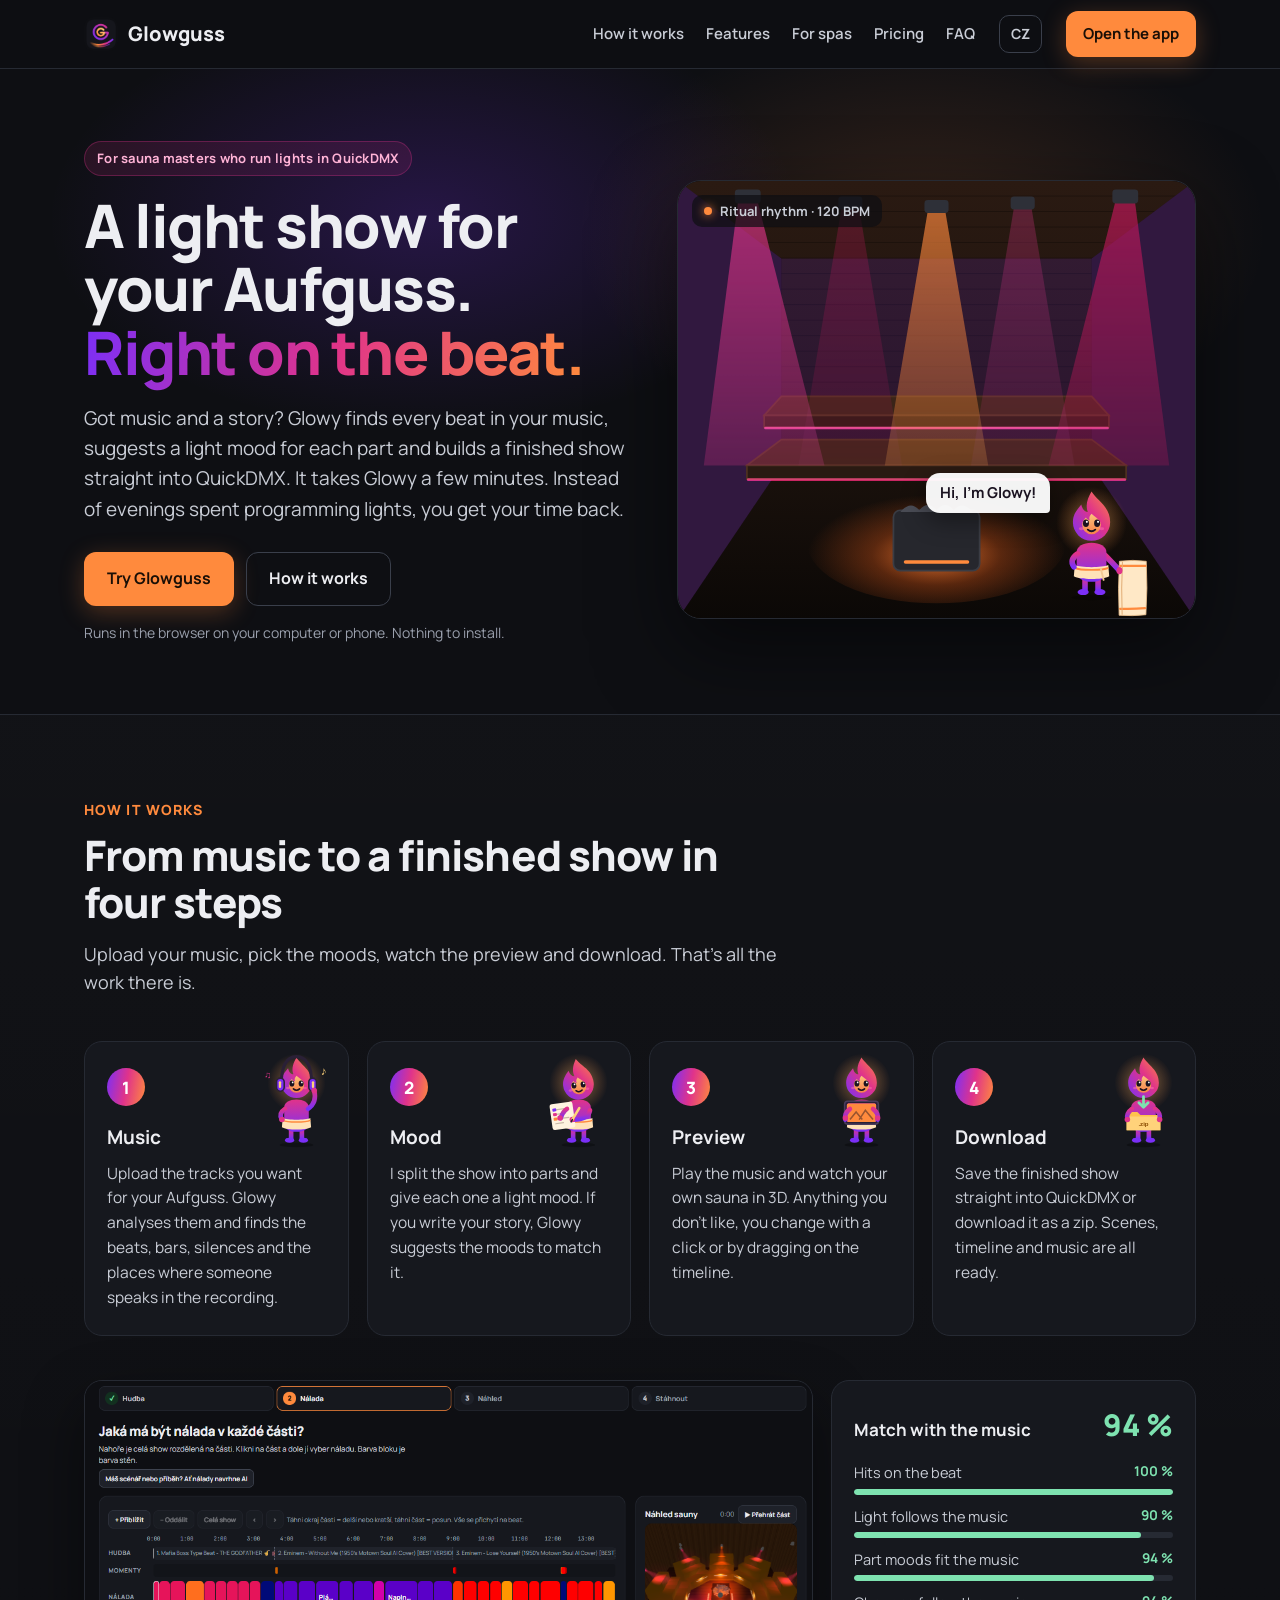
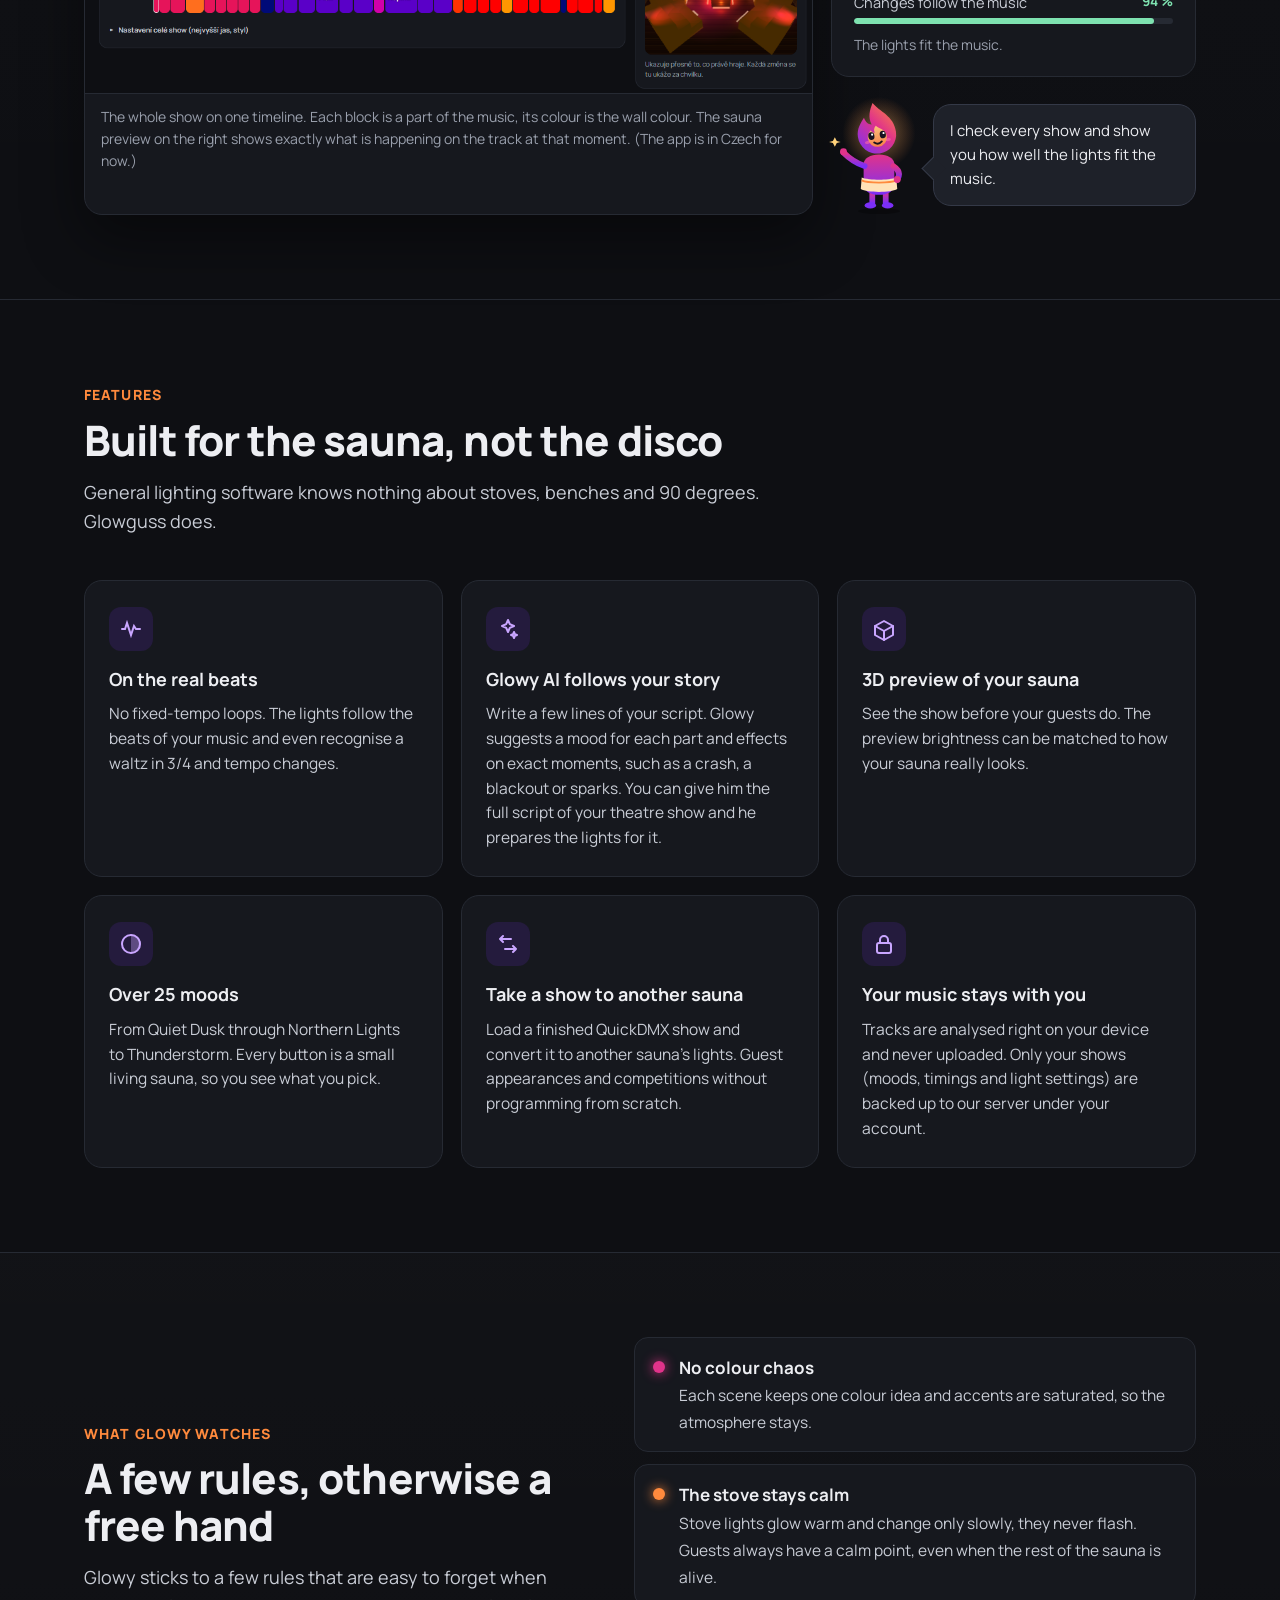
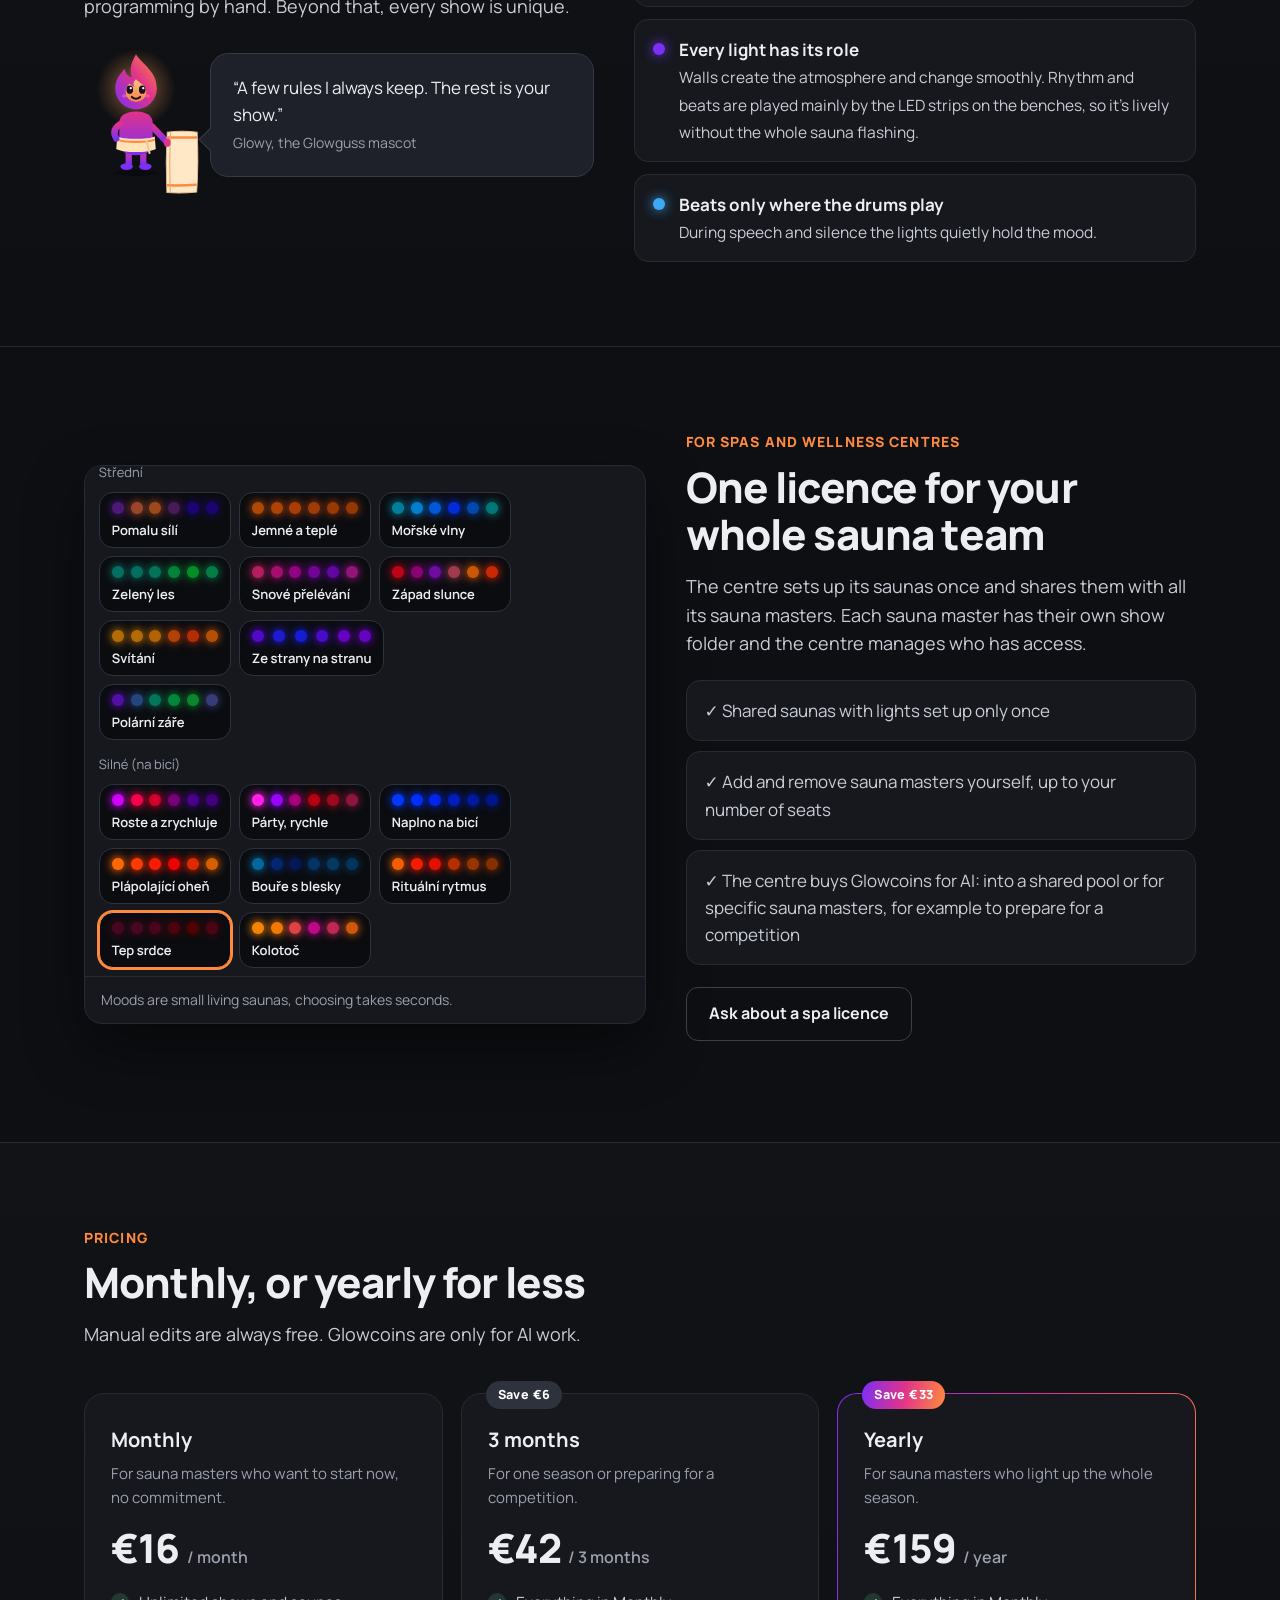
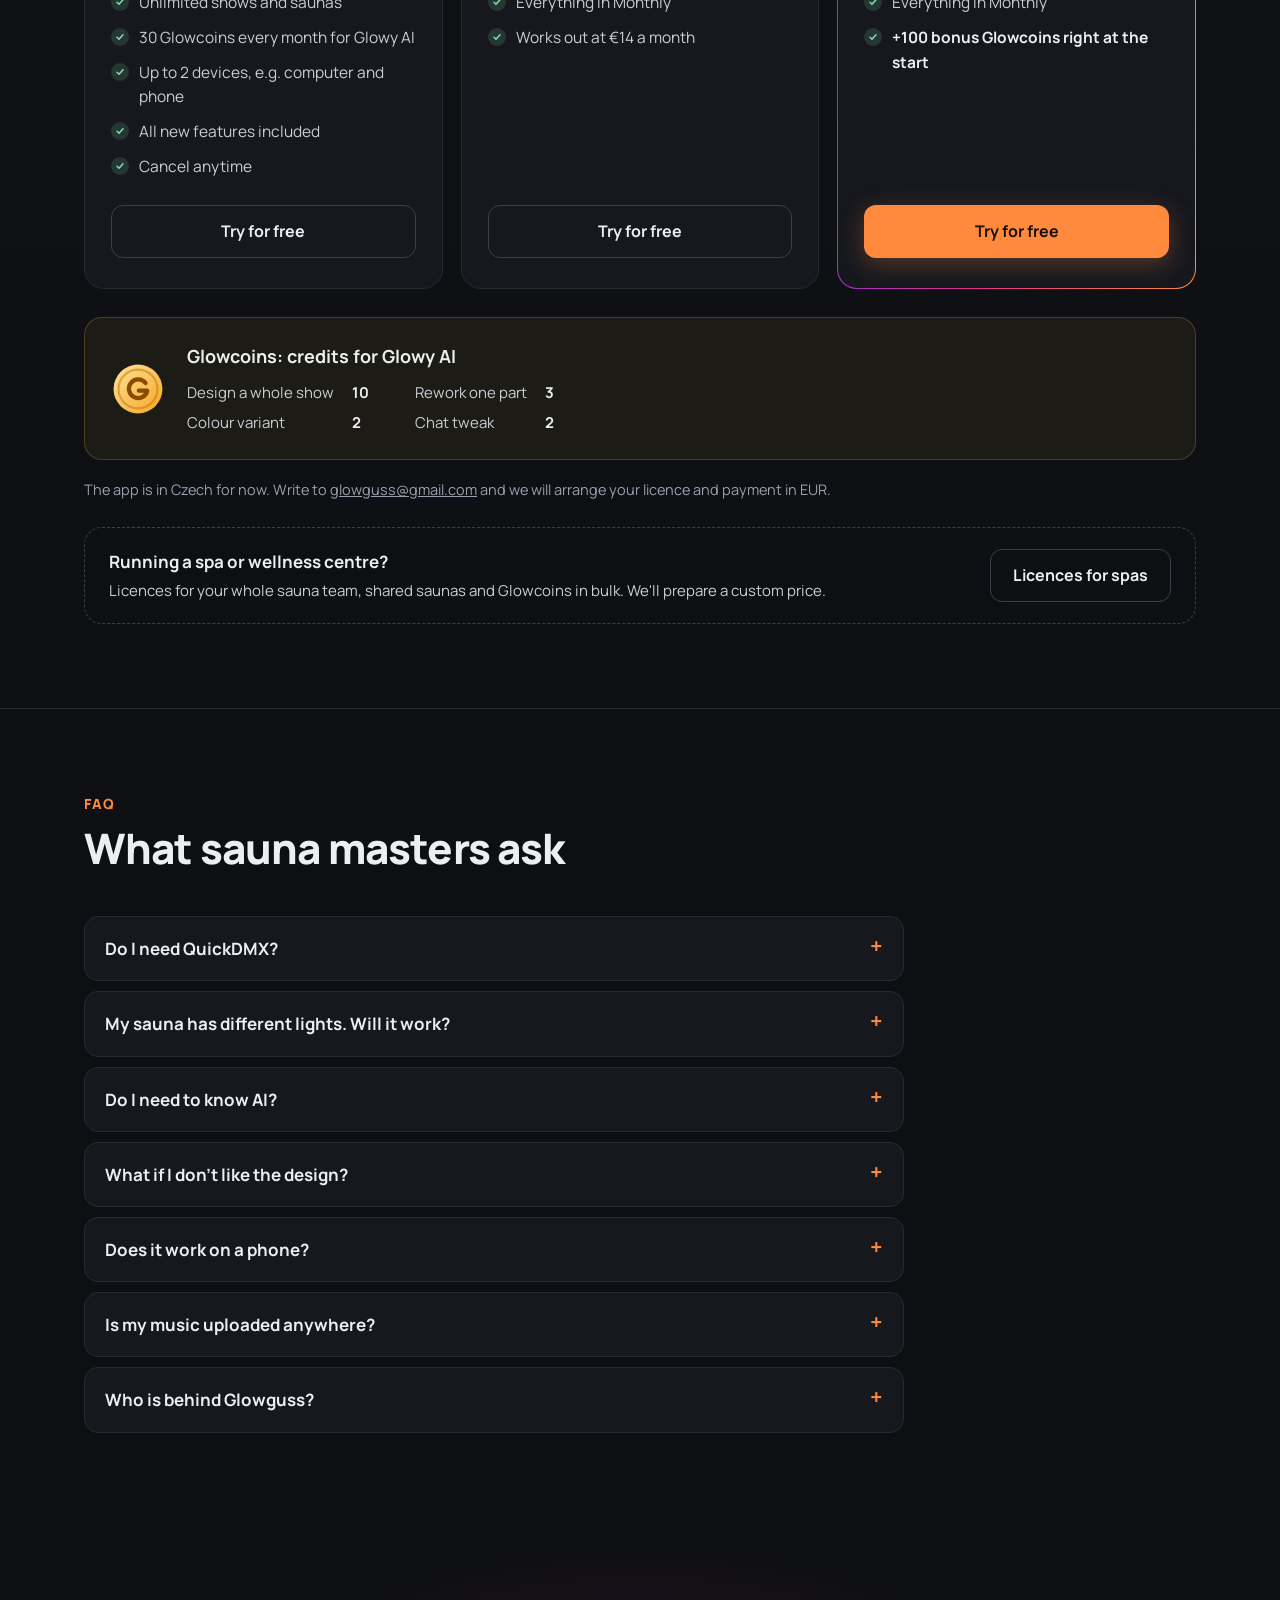
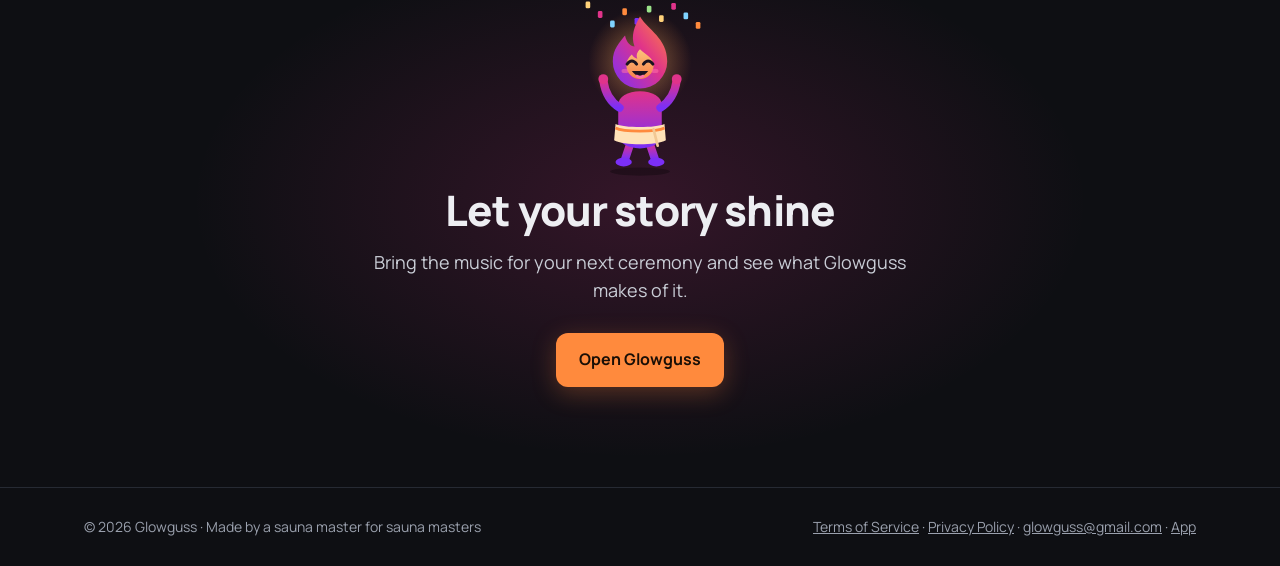
<file: docs/test/web/index.html>
<!doctype html>
<html lang="cs">
<head>
<meta charset="utf-8">
<meta name="viewport" content="width=device-width,initial-scale=1">
<title>Glowguss – světelná show pro saunový ceremoniál</title>
<meta name="description" content="Glowguss z tvé hudby a příběhu vyrobí světelnou show pro QuickDMX. Přesně na beat, s pravidly saunérů. Vytvořeno saunérem pro saunéry.">
<meta name="theme-color" content="#0E0F13">
<link rel="alternate" hreflang="cs" href="https://glowguss.com/">
<link rel="alternate" hreflang="en" href="https://glowguss.com/en.html">

<script>
/* Who should go straight to the app instead of this page: the installed app (it starts here), logged-in users,
   returns from Google sign-in (?code=) and password-reset e-mails (#access_token), old app links (#/...). ?web shows the page anyway. */
(function () {
  var APP = "../";
  try {
    var q = location.search, h = location.hash;
    if (/[?&]web\b/.test(q)) return;
    if ((window.matchMedia && matchMedia("(display-mode: standalone)").matches) || navigator.standalone ||
        /[?&](code|error)=/.test(q) || /access_token|type=recovery|error_description|^#\//.test(h) ||
        localStorage.getItem("svetla-session")) location.replace(APP + q + h);
  } catch (e) {}
})();
</script>
<script>
/* First visit from a browser that isn't Czech or Slovak: show the English page (a choice made with the CZ/EN button wins). */
(function () {
  try {
    var j = localStorage.getItem("glowguss-jazyk");
    if (j === "cs") return;
    var l = (navigator.languages || [navigator.language || ""]).join(",").toLowerCase();
    if (j === "en" || (l && !/(^|,)(cs|sk)/.test(l))) location.replace("en.html" + location.search + location.hash);
  } catch (e) {}
})();
</script>

<meta property="og:title" content="Glowguss – světla pro saunový ceremoniál">
<meta property="og:description" content="Z tvé hudby a příběhu hotová světelná show pro QuickDMX. Přesně na beat.">
<meta property="og:image" content="ikona512.png">
<link rel="icon" href="../ikona.png">
<link rel="stylesheet" href="../../fonty/fonty.css">
<style>
:root{--bg:#0E0F13;--panel:#16181E;--panel2:#1E2129;--line:#262A33;--fg:#EDEEF2;--fg2:#C9CDD6;--muted:#9AA0AD;--accent:#FF8A3D;--pink:#E0338A;--violet:#7B2FF7;--gold:#FFD27A;
  --grad:linear-gradient(100deg,#7B2FF7 0%,#E0338A 50%,#FF8A3D 100%)}
*{box-sizing:border-box}
html{scroll-behavior:smooth}
html,body{overflow-x:clip}body{margin:0;background:var(--bg);color:var(--fg);font-family:"Manrope",system-ui,-apple-system,"Segoe UI",sans-serif;font-size:17px;line-height:1.6;overflow-x:hidden}
a{color:inherit}
img{max-width:100%;height:auto;display:block}
.wrap{max-width:1160px;margin:0 auto;padding:0 24px}
.grad{background:var(--grad);-webkit-background-clip:text;background-clip:text;color:transparent}

/* top bar */
.jazyk{margin-left:auto;padding:7px 11px;border:1px solid #3A3F4B;border-radius:10px;font-weight:700;font-size:14px;text-decoration:none;color:var(--fg2)}.jazyk:hover{color:var(--fg);border-color:#5A6070}
header nav{margin-left:0!important}
@media (max-width:980px){header .btn{margin-left:10px!important}}
@media (min-width:981px){header nav{margin-left:auto!important}.jazyk{margin-left:0}}

header{position:sticky;top:0;z-index:20;background:rgba(14,15,19,.82);backdrop-filter:blur(12px);-webkit-backdrop-filter:blur(12px);border-bottom:1px solid var(--line)}
header .wrap{display:flex;align-items:center;gap:24px;height:68px}
.brand{display:flex;align-items:center;gap:10px;font-weight:800;font-size:20px;text-decoration:none}
.brand img{width:34px;height:34px;border-radius:9px}
header nav{display:flex;gap:22px;margin-left:auto;font-weight:600;font-size:15px;color:var(--fg2)}
header nav a{text-decoration:none}
header nav a:hover{color:var(--fg)}
.btn{display:inline-flex;align-items:center;gap:8px;padding:13px 22px;border-radius:12px;font-weight:700;font-size:16px;text-decoration:none;border:1px solid transparent;cursor:pointer;transition:transform .15s,box-shadow .15s}
.btn:hover{transform:translateY(-1px)}
.btn-main{background:var(--accent);color:#1A0F06;box-shadow:0 6px 24px rgba(255,138,61,.28)}
.btn-main:hover{box-shadow:0 8px 30px rgba(255,138,61,.42)}
.btn-ghost{border-color:#3A3F4B;color:var(--fg)}
.btn-ghost:hover{border-color:#5A6070}
header .btn{padding:10px 16px;font-size:15px}

/* hero */
.hero{position:relative;padding:72px 0 56px;overflow:hidden}
.hero::before{content:"";position:absolute;inset:-200px -20% auto -20%;height:760px;background:radial-gradient(closest-side,rgba(123,47,247,.22),transparent 70%) 20% 30%/60% 80% no-repeat,radial-gradient(closest-side,rgba(255,138,61,.16),transparent 70%) 85% 40%/55% 80% no-repeat;pointer-events:none}
.hero .wrap{position:relative;display:grid;grid-template-columns:1.05fr 1fr;gap:48px;align-items:center}
.kicker{display:inline-flex;align-items:center;gap:8px;padding:6px 12px;border-radius:99px;background:rgba(224,51,138,.12);border:1px solid rgba(224,51,138,.3);color:#FFB3D6;font-weight:700;font-size:13px;letter-spacing:.02em}
h1{font-size:clamp(36px,5.2vw,60px);line-height:1.06;letter-spacing:-.025em;margin:18px 0 18px;font-weight:800}
.lead{font-size:19px;color:var(--fg2);max-width:34em;margin:0 0 28px}
.cta{display:flex;gap:12px;flex-wrap:wrap}
.hero .pozn{margin-top:16px;color:var(--muted);font-size:14px}

/* animated sauna */
.sauna{position:relative;aspect-ratio:1.18;border-radius:24px;overflow:hidden;background:#0A0A0E;border:1px solid var(--line);box-shadow:0 30px 80px rgba(0,0,0,.5)}
.sauna svg.scena{position:absolute;inset:0;width:100%;height:100%}
.sauna .kuzel{mix-blend-mode:screen;transition:fill .18s ease-out,opacity .18s ease-out}
.sauna .zed{transition:fill .5s ease}
.sauna .kamna-svit{animation:dech 6s ease-in-out infinite}
@keyframes dech{0%,100%{opacity:.55}50%{opacity:.85}}
.sauna .glowy-hero{position:absolute;right:11%;bottom:4%;width:18%}.sauna .glowy-hero svg{width:100%!important;height:auto!important}
.sauna .rec{position:absolute;right:28%;bottom:24%;max-width:min(260px,58%);padding:10px 14px;border-radius:14px 14px 4px 14px;background:rgba(255,255,255,.95);color:#1A1220;font-weight:700;font-size:15px;line-height:1.35;box-shadow:0 8px 24px rgba(0,0,0,.4);transition:opacity .35s,transform .35s}
.sauna .rec.pryc{opacity:0;transform:translateY(6px)}
@media (max-width:640px){.sauna .rec{font-size:13px;padding:8px 11px;right:27%;bottom:26%}}
.sauna .stitek{position:absolute;left:14px;top:14px;display:flex;align-items:center;gap:8px;padding:6px 12px;border-radius:10px;background:rgba(14,15,19,.72);font-size:13px;font-weight:700;color:var(--fg2)}
.sauna .stitek i{width:8px;height:8px;border-radius:50%;background:var(--accent);box-shadow:0 0 10px var(--accent)}
.sauna .stitek i.bum{animation:bum .25s ease-out}
@keyframes bum{from{transform:scale(1.9)}to{transform:scale(1)}}

/* sections */
section{padding:84px 0}
.sec-h{max-width:720px;margin:0 0 44px}
.sec-h .nad{color:var(--accent);font-weight:800;font-size:14px;letter-spacing:.08em;text-transform:uppercase}
h2{font-size:clamp(28px,3.6vw,42px);line-height:1.12;letter-spacing:-.02em;margin:10px 0 14px;font-weight:800}
.sec-h p{color:var(--fg2);font-size:18px;margin:0}
.pruh{border-top:1px solid var(--line);border-bottom:1px solid var(--line);background:linear-gradient(180deg,rgba(255,255,255,.015),rgba(255,255,255,0))}

/* steps */
.kroky{display:grid;grid-template-columns:repeat(4,1fr);gap:18px;counter-reset:k}
.krok{position:relative;padding:26px 22px;border-radius:18px;background:var(--panel);border:1px solid var(--line)}
.krok::before{counter-increment:k;content:counter(k);display:grid;place-items:center;width:38px;height:38px;border-radius:50%;background:var(--grad);font-weight:800;color:#fff;margin-bottom:16px}
.krok .gk{position:absolute;right:14px;top:10px;width:76px;height:96px}
.krok h3,.krok::before{position:relative}
.wk-tep{animation:wkT .5s ease-in-out infinite!important}
@keyframes wkT{0%,100%{transform:translateY(0)}50%{transform:translateY(-3px)}}
.wk-pis{animation:wkP .7s ease-in-out infinite}
@keyframes wkP{0%,100%{transform:translate(0,0)}25%{transform:translate(-3px,1px)}50%{transform:translate(1px,2px)}75%{transform:translate(-2px,-1px)}}
.wk-s2{animation:wkS 4.5s infinite}.wk-s3{animation:wkS 4.5s infinite 1.5s}
@keyframes wkS{0%,30%{opacity:0}36%,62%{opacity:1}68%,100%{opacity:0}}
.wk-sip{animation:wkD 1.4s ease-in infinite}
@keyframes wkD{0%{transform:translateY(-6px);opacity:0}30%{opacity:1}80%{transform:translateY(8px);opacity:1}100%{transform:translateY(10px);opacity:0}}
@media (prefers-reduced-motion:reduce){.wk-tep,.wk-pis,.wk-s2,.wk-s3,.wk-sip{animation:none!important}}
.krok h3{margin:0 0 8px;font-size:19px}
.krok p{margin:0;color:var(--fg2);font-size:15.5px}

/* screenshot */
.ukazka{margin-top:44px;display:grid;grid-template-columns:2fr 1fr;gap:18px}
.uk-prava{display:flex;flex-direction:column;gap:18px}
.soulad{padding:20px 22px;border-radius:18px;background:var(--panel);border:1px solid var(--line)}
.soulad .s-h{display:flex;justify-content:space-between;align-items:baseline;margin-bottom:12px}
.soulad .s-h b{font-size:17px}.soulad .s-c{font-size:30px;font-weight:800;color:#7EE2B0}
.soulad .s-r{display:grid;grid-template-columns:1fr auto;gap:4px 10px;margin-bottom:10px;font-size:14.5px;color:var(--fg2)}
.soulad .s-r b{color:#7EE2B0;font-size:13.5px}
.soulad .s-r i{grid-column:1/-1;height:6px;border-radius:3px;background:#262A33;overflow:hidden}
.soulad .s-r u{display:block;height:100%;width:0;border-radius:3px;background:#7EE2B0;transition:width 1.2s ease-out}
.soulad.vid .s-r u{width:var(--w)}
.soulad p{margin:6px 0 0;color:var(--muted);font-size:14px}
.uk-glowy{display:flex;align-items:center;gap:6px}
.uk-glowy .bublina{font-size:15px;padding:14px 16px}
.ram{border-radius:18px;overflow:hidden;border:1px solid var(--line);background:var(--panel);box-shadow:0 24px 60px rgba(0,0,0,.45)}
.ram figcaption{padding:12px 16px;color:var(--muted);font-size:14px;border-top:1px solid var(--line)}
figure{margin:0}

/* features */
.funkce{display:grid;grid-template-columns:repeat(3,1fr);gap:18px}
.f{padding:26px 24px;border-radius:18px;background:var(--panel);border:1px solid var(--line)}
.f .ik{width:44px;height:44px;border-radius:12px;display:grid;place-items:center;margin-bottom:14px;background:rgba(123,47,247,.14);color:#C9A6FF}
.f .ik svg{width:24px;height:24px}
.f h3{margin:0 0 8px;font-size:18px}
.f p{margin:0;color:var(--fg2);font-size:15.5px}

/* rules */
.pravidla{display:grid;grid-template-columns:1fr 1.1fr;gap:40px;align-items:center}
.pravidla ul{list-style:none;padding:0;margin:0;display:grid;gap:12px}
.pravidla li{display:flex;gap:14px;align-items:flex-start;padding:16px 18px;border-radius:14px;background:var(--panel);border:1px solid var(--line)}
.pravidla li b{display:block}
.pravidla li span{color:var(--fg2);font-size:15.5px}
.pravidla li .t{flex:none;width:12px;height:12px;border-radius:50%;margin-top:7px}

/* glowy talk */
.glowy-rekne{display:flex;gap:22px;align-items:flex-end}
.bublina{position:relative;padding:20px 22px;border-radius:18px;background:var(--panel2);border:1px solid #343947;font-size:17px}
.bublina::after{content:"";position:absolute;left:-9px;bottom:28px;width:16px;height:16px;background:var(--panel2);border-left:1px solid #343947;border-bottom:1px solid #343947;transform:rotate(45deg)}

/* pricing */
.cenik{display:grid;grid-template-columns:repeat(3,1fr);gap:18px;align-items:stretch}
.cena{position:relative;display:flex;flex-direction:column;padding:30px 26px;border-radius:20px;background:var(--panel);border:1px solid var(--line)}
.cena.hl{border-color:transparent;background:linear-gradient(var(--panel),var(--panel)) padding-box,var(--grad) border-box;border:1.5px solid transparent}
.cena .stit{position:absolute;top:-13px;left:24px;padding:4px 12px;border-radius:99px;background:var(--grad);color:#fff;font-weight:800;font-size:12.5px;letter-spacing:.03em}
.cena h3{margin:0 0 6px;font-size:20px}
.cena .kdo{color:var(--muted);font-size:15px;margin:0 0 18px}
.cena .cislo{font-size:40px;font-weight:800;letter-spacing:-.02em;line-height:1}
.cena .cislo small{font-size:16px;font-weight:600;color:var(--muted);letter-spacing:0}
.cena ul{list-style:none;padding:0;margin:22px 0 26px;display:grid;gap:10px;color:var(--fg2);font-size:15.5px}
.cena li{display:flex;gap:10px}
.cena li::before{content:"";flex:none;width:18px;height:18px;margin-top:3px;border-radius:50%;background:rgba(126,226,176,.15) url("data:image/svg+xml,%3Csvg xmlns='http://www.w3.org/2000/svg' viewBox='0 0 24 24'%3E%3Cpath d='M6 12.5l4 4 8-9' fill='none' stroke='%237EE2B0' stroke-width='3' stroke-linecap='round' stroke-linejoin='round'/%3E%3C/svg%3E") center/12px no-repeat}
.cena .btn{margin-top:auto;justify-content:center}
.centrum-pas{margin-top:26px;display:flex;flex-wrap:wrap;gap:14px 24px;align-items:center;justify-content:space-between;padding:20px 24px;border-radius:18px;border:1px dashed #3A3F4B}
.centrum-pas b{display:block;font-size:17px}.centrum-pas span{color:var(--fg2);font-size:15px}
.coins{margin-top:28px;display:grid;grid-template-columns:auto 1fr;gap:22px;align-items:center;padding:24px 26px;border-radius:18px;background:rgba(255,193,77,.06);border:1px solid rgba(255,193,77,.22)}
.coins .tab{display:grid;grid-template-columns:repeat(4,auto);justify-content:start;gap:6px 18px;font-size:15px;color:var(--fg2)}
.coins .tab b{color:var(--fg)}
.coin{width:54px;height:54px}
.info{margin-top:18px;color:var(--muted);font-size:14.5px}

/* faq */
.faq{max-width:820px;display:grid;gap:10px}
details{border-radius:14px;background:var(--panel);border:1px solid var(--line);padding:0 20px}
summary{cursor:pointer;list-style:none;padding:18px 0;font-weight:700;display:flex;justify-content:space-between;gap:16px}
summary::-webkit-details-marker{display:none}
summary::after{content:"+";color:var(--accent);font-size:22px;line-height:1}
details[open] summary::after{content:"–"}
details p{margin:0 0 18px;color:var(--fg2)}

/* final */
.zaver{text-align:center;padding:90px 0 100px;position:relative}
.zaver::before{content:"";position:absolute;inset:0;background:radial-gradient(closest-side,rgba(224,51,138,.18),transparent) center/70% 90% no-repeat;pointer-events:none}
.zaver .wrap{position:relative}
.zaver .glowy-big{width:150px;margin:0 auto 10px}
.zaver p{color:var(--fg2);font-size:18px;max-width:560px;margin:0 auto 28px}
footer{border-top:1px solid var(--line);padding:28px 0;color:var(--muted);font-size:14px}
footer .wrap{display:flex;gap:18px;flex-wrap:wrap;align-items:center;justify-content:space-between}

@media (prefers-reduced-motion:reduce){.sauna *{animation:none!important;transition:none!important}}
.glowy-btn{display:inline-block}

/* responsive */
@media (max-width:980px){
  .hero .wrap,.pravidla{grid-template-columns:1fr}
  .kroky{grid-template-columns:1fr 1fr}
  .funkce,.cenik{grid-template-columns:1fr 1fr}
  .ukazka{grid-template-columns:1fr}
  header nav{display:none}
  header .btn{margin-left:auto}
}
@media (max-width:640px){
  body{font-size:16px}
  .wrap{padding:0 18px}
  .hero{padding:40px 0 30px}
  section{padding:60px 0}
  .kroky,.funkce,.cenik{grid-template-columns:1fr}
  .cenik{gap:26px}
  .coins{grid-template-columns:1fr}
  .coins .tab{grid-template-columns:auto auto}
  .glowy-rekne{flex-direction:column;align-items:flex-start}
  .bublina::after{display:none}
  .brand span{display:none}
}
</style>
</head>
<body>



<header>
  <div class="wrap">
    <a class="brand" href="#"><img src="../ikona192.png" alt=""><span>Glowguss</span></a>
    <nav>
      <a href="#jak">Jak to funguje</a>
      <a href="#funkce">Co umí</a>
      <a href="#centra">Pro centra</a>
      <a href="#cenik">Ceník</a>
      <a href="#otazky">Otázky</a>
    </nav>
    <a class="jazyk" href="en.html" hreflang="en" onclick="try{localStorage.setItem('glowguss-jazyk','en')}catch(e){}">EN</a>
    <a class="btn btn-main" href="../">Otevřít aplikaci</a>
  </div>
</header>

<main>
<section class="hero">
  <div class="wrap">
    <div>
      <span class="kicker">Pro saunéry, kteří svítí přes QuickDMX</span>
      <h1>Světelná show k&nbsp;tvému ceremoniálu. <span class="grad">Přesně na&nbsp;beat.</span></h1>
      <p class="lead">Máš hudbu a příběh? Glowy ti pomůže najít ve tvé hudbě každý beat, navrhne nálady světel pro každou část a vyrobí hotovou show přímo do QuickDMX. Glowy to má za pár minut. Místo večerů u&nbsp;programování světel máš čas na sebe.</p>
      <div class="cta">
        <a class="btn btn-main" href="../">Vyzkoušet Glowguss</a>
        <a class="btn btn-ghost" href="#jak">Jak to funguje</a>
      </div>
      <p class="pozn">Běží v&nbsp;prohlížeči na počítači i mobilu. Nic se neinstaluje.</p>
    </div>

    <div class="sauna" id="sauna" aria-label="Ukázka: sauna svítí do rytmu hudby">
      <svg class="scena" viewBox="0 0 600 508" preserveAspectRatio="xMidYMid slice">
        <defs>
          <linearGradient id="drevo" x1="0" y1="0" x2="0" y2="1"><stop offset="0" stop-color="#2A1A12"/><stop offset="1" stop-color="#140D09"/></linearGradient>
          <linearGradient id="podlaha" x1="0" y1="0" x2="0" y2="1"><stop offset="0" stop-color="#1A110C"/><stop offset="1" stop-color="#0B0806"/></linearGradient>
          <radialGradient id="kam" cx="50%" cy="60%" r="50%"><stop offset="0" stop-color="#FF8A3D" stop-opacity=".9"/><stop offset=".5" stop-color="#E05A1A" stop-opacity=".35"/><stop offset="1" stop-color="#E05A1A" stop-opacity="0"/></radialGradient>
          <linearGradient id="kuzelG" x1="0" y1="0" x2="0" y2="1"><stop offset="0" stop-color="#fff" stop-opacity=".95"/><stop offset="1" stop-color="#fff" stop-opacity="0"/></linearGradient>
          <mask id="kuzelM"><rect width="600" height="508" fill="url(#kuzelG)"/></mask>
          <pattern id="prkna" width="600" height="18" patternUnits="userSpaceOnUse"><rect width="600" height="18" fill="none"/><path d="M0 17.5H600" stroke="#000" stroke-opacity=".35"/></pattern>
        </defs>
        <!-- room -->
        <rect width="600" height="508" fill="url(#drevo)"/>
        <rect width="600" height="508" fill="url(#prkna)"/>
        <polygon points="0,0 120,90 120,330 0,508" fill="#1C120C"/>
        <polygon points="600,0 480,90 480,330 600,508" fill="#1C120C"/>
        <polygon points="0,508 120,330 480,330 600,508" fill="url(#podlaha)"/>
        <!-- wall washes (colour changes) -->
        <polygon class="zed" id="zedL" points="0,0 120,90 120,330 0,508" fill="#7B2FF7" opacity=".22"/>
        <polygon class="zed" id="zedR" points="600,0 480,90 480,330 600,508" fill="#7B2FF7" opacity=".22"/>
        <rect class="zed" id="zedZ" x="120" y="90" width="360" height="240" fill="#E0338A" opacity=".14"/>
        <!-- benches -->
        <g fill="#3A2418" stroke="#4E3121" stroke-width="2">
          <polygon points="120,250 480,250 500,272 100,272"/>
          <polygon points="100,272 500,272 500,286 100,286" fill="#2A1A12"/>
          <polygon points="120,300 480,300 520,330 80,330" />
          <polygon points="80,330 520,330 520,346 80,346" fill="#2A1A12"/>
        </g>
        <!-- bench LED strips -->
        <rect class="kuzel" id="pas1" x="100" y="285" width="400" height="3" rx="1.5" fill="#E0338A"/>
        <rect class="kuzel" id="pas2" x="80" y="345" width="440" height="3" rx="1.5" fill="#E0338A"/>
        <!-- light cones from ceiling spots -->
        <g mask="url(#kuzelM)">
          <polygon class="kuzel" id="k0" points="70,22 92,22 170,330 30,330" fill="#7B2FF7" opacity=".55"/>
          <polygon class="kuzel" id="k1" points="190,30 210,30 260,330 140,330" fill="#E0338A" opacity=".55"/>
          <polygon class="kuzel" id="k2" points="290,34 310,34 360,330 240,330" fill="#FF8A3D" opacity=".55"/>
          <polygon class="kuzel" id="k3" points="390,30 410,30 460,330 340,330" fill="#E0338A" opacity=".55"/>
          <polygon class="kuzel" id="k4" points="508,22 530,22 570,330 430,330" fill="#7B2FF7" opacity=".55"/>
        </g>
        <g fill="#2E3038"><rect x="66" y="10" width="30" height="16" rx="4"/><rect x="186" y="18" width="28" height="15" rx="4"/><rect x="286" y="22" width="28" height="15" rx="4"/><rect x="386" y="18" width="28" height="15" rx="4"/><rect x="504" y="10" width="30" height="16" rx="4"/></g>
        <!-- stove: warm only, slow breathing -->
        <ellipse class="kamna-svit" cx="300" cy="420" rx="150" ry="70" fill="url(#kam)"/>
        <g>
          <rect x="250" y="382" width="100" height="70" rx="8" fill="#26272D" stroke="#3A3C44" stroke-width="2"/>
          <path d="M258 384q12-14 22-2q10-12 20 0q10-12 20 0q10-12 22 2" fill="#4A4C55"/>
          <rect class="kamna-svit" x="262" y="440" width="76" height="4" rx="2" fill="#FF8A3D"/>
        </g>
      </svg>
      <div class="stitek"><i id="tep"></i><span id="nalada">Rituální rytmus · 120 BPM</span></div>
      <div class="rec" id="rec" aria-live="polite">Ahoj, já jsem Glowy!</div>
      <div class="glowy-hero glowy-btn" data-glowy="postava" data-h="150"></div>
    </div>
  </div>
</section>

<section id="jak" class="pruh">
  <div class="wrap">
    <div class="sec-h">
      <div class="nad">Jak to funguje</div>
      <h2>Od hudby k hotové show ve čtyřech krocích</h2>
      <p>Nahraješ hudbu, vybereš nálady, podíváš se na náhled a stáhneš. Víc práce s tím nemáš.</p>
    </div>
    <div class="kroky">
      <div class="krok"><div class="gk" data-glowy="sluchatka" data-h="96"></div><h3>Hudba</h3><p>Nahraješ skladby, které chceš mít při aufgussu. Glowy je rozebere a najde v nich beaty, takty, ticho i místa, kde se v nahrávce mluví.</p></div>
      <div class="krok"><div class="gk" data-glowy="pise" data-h="96"></div><h3>Nálada</h3><p>Show rozdělím na části a každé přiřadím náladu světel. Napíšeš-li příběh, Glowy ti nálady navrhne podle něj.</p></div>
      <div class="krok"><div class="gk" data-glowy="divase" data-h="96"></div><h3>Náhled</h3><p>Pustíš hudbu a díváš se na svou saunu ve 3D. Co se nelíbí, změníš kliknutím nebo přetažením na časové ose.</p></div>
      <div class="krok"><div class="gk" data-glowy="stahuje" data-h="96"></div><h3>Stáhnout</h3><p>Hotovou show uložíš rovnou do QuickDMX nebo stáhneš jako zip. Scény, časová osa i hudba jsou připravené.</p></div>
    </div>

    <div class="ukazka">
      <figure class="ram"><img src="editor.png" alt="Editor Glowguss: časová osa show rozdělená na části s náladami a náhled sauny" loading="lazy" width="1157" height="495"><figcaption>Celá show na jedné ose. Každý blok je část hudby, barva je barva stěn. Náhled sauny vpravo ukazuje přesně to, co se v tu chvíli děje na stopě.</figcaption></figure>
      <div class="uk-prava">
        <div class="soulad" id="soulad">
          <div class="s-h"><b>Soulad s hudbou</b><span class="s-c">94 %</span></div>
          <div class="s-r"><span>Údery na beat</span><b>100 %</b><i><u style="--w:100%"></u></i></div>
          <div class="s-r"><span>Světlo sleduje hudbu</span><b>90 %</b><i><u style="--w:90%"></u></i></div>
          <div class="s-r"><span>Nálada částí sedí k hudbě</span><b>94 %</b><i><u style="--w:94%"></u></i></div>
          <div class="s-r"><span>Změny se směrem hudby</span><b>94 %</b><i><u style="--w:94%"></u></i></div>
          <p>Světla sedí k hudbě.</p>
        </div>
        <div class="uk-glowy"><div class="glowy-btn" data-glowy="ukazuje" data-h="120"></div><div class="bublina uk-b">Každou show po sobě zkontroluju a ukážu ti, jak světla sedí na hudbu.</div></div>
      </div>
    </div>
  </div>
</section>

<section id="funkce">
  <div class="wrap">
    <div class="sec-h">
      <div class="nad">Co umí</div>
      <h2>Postavené pro saunu, ne pro diskotéku</h2>
      <p>Obecné programy na světla nevědí nic o kamnech, lavicích a 90 stupních. Glowguss ano.</p>
    </div>
    <div class="funkce">
      <div class="f"><div class="ik"><svg viewBox="0 0 24 24" fill="none" stroke="currentColor" stroke-width="2" stroke-linecap="round"><path d="M3 12h3l2-6 4 12 3-9 2 3h4"/></svg></div><h3>Přesně na skutečné beaty</h3><p>Žádné smyčky s&nbsp;pevným tempem. Světla se drží beatů tvé hudby, poznají i valčík ve 3/4 a změny tempa.</p></div>
      <div class="f"><div class="ik"><svg viewBox="0 0 24 24" fill="none" stroke="currentColor" stroke-width="2" stroke-linecap="round" stroke-linejoin="round"><path d="M12 3l1.8 4.2L18 9l-4.2 1.8L12 15l-1.8-4.2L6 9l4.2-1.8z"/><path d="M18 15l.9 2.1L21 18l-2.1.9L18 21l-.9-2.1L15 18l2.1-.9z"/></svg></div><h3>Glowy AI podle příběhu</h3><p>Napiš pár řádků scénáře. Glowy ke každé části navrhne náladu a efekty na přesné momenty, třeba náraz, zhasnutí nebo jiskry. Můžeš mu napsat i celý scénář svého divadla a on ti připraví světla přímo na něj.</p></div>
      <div class="f"><div class="ik"><svg viewBox="0 0 24 24" fill="none" stroke="currentColor" stroke-width="2" stroke-linecap="round" stroke-linejoin="round"><path d="M3 9l9-5 9 5v9l-9 5-9-5z"/><path d="M3 9l9 5 9-5M12 14v9"/></svg></div><h3>3D náhled tvé sauny</h3><p>Vidíš show dřív, než ji pustíš hostům. Jas náhledu se dá srovnat podle toho, jak sauna svítí ve skutečnosti.</p></div>
      <div class="f"><div class="ik"><svg viewBox="0 0 24 24" fill="none" stroke="currentColor" stroke-width="2" stroke-linecap="round" stroke-linejoin="round"><circle cx="12" cy="12" r="9"/><path d="M12 3a9 9 0 0 1 0 18" fill="currentColor" opacity=".35"/></svg></div><h3>Přes 25 nálad</h3><p>Od Tichého šera přes Polární záři po Bouři s&nbsp;blesky. Každé tlačítko je malá živá sauna, takže vidíš, co vybíráš.</p></div>
      <div class="f"><div class="ik"><svg viewBox="0 0 24 24" fill="none" stroke="currentColor" stroke-width="2" stroke-linecap="round" stroke-linejoin="round"><path d="M4 7h11M4 7l3-3M4 7l3 3M20 17H9m11 0l-3-3m3 3l-3 3"/></svg></div><h3>Převezmi show do jiné sauny</h3><p>Hotovou show z QuickDMX načteš a převedeš na světla jiné sauny. Hostování nebo soutěž bez programování od nuly.</p></div>
      <div class="f"><div class="ik"><svg viewBox="0 0 24 24" fill="none" stroke="currentColor" stroke-width="2" stroke-linecap="round" stroke-linejoin="round"><rect x="5" y="11" width="14" height="10" rx="2"/><path d="M8 11V8a4 4 0 0 1 8 0v3"/></svg></div><h3>Hudba zůstává u tebe</h3><p>Skladby se rozebírají přímo v&nbsp;tvém zařízení a nikam se nenahrávají. Na našem serveru se pod tvým účtem zálohují jen show, tedy nálady, časy a nastavení světel.</p></div>
    </div>
  </div>
</section>

<section class="pruh">
  <div class="wrap pravidla">
    <div>
      <div class="sec-h" style="margin-bottom:26px">
        <div class="nad">Co Glowy hlídá</div>
        <h2>Pár pravidel, jinak volná ruka</h2>
        <p>Glowy se drží pár pravidel, na která se při ručním programování snadno zapomene. Jinak je každá show jedinečná.</p>
      </div>
      <div class="glowy-rekne">
        <div class="glowy-btn" data-glowy="postava" data-h="130" style="flex:none"></div>
        <div class="bublina">„Pár pravidel držím vždycky. Zbytek je tvoje show.“<br><span style="color:var(--muted);font-size:14px">Glowy, maskot Glowguss</span></div>
      </div>
    </div>
    <ul>
      <li><i class="t" style="background:#E0338A;box-shadow:0 0 12px #E0338A"></i><div><b>Žádný barevný guláš</b><span>Každá scéna drží jednu barevnou myšlenku a akcenty jsou syté, takže atmosféra zůstane.</span></div></li>
      <li><i class="t" style="background:#FF8A3D;box-shadow:0 0 12px #FF8A3D"></i><div><b>Kamna zůstávají klidná</b><span>Světla u kamen svítí teple a mění se jen pomalu, nikdy neblikají. Hosté mají v sauně klidný bod, i když jinde to žije.</span></div></li>
      <li><i class="t" style="background:#7B2FF7;box-shadow:0 0 12px #7B2FF7"></i><div><b>Každé světlo má svou roli</b><span>Stěny tvoří atmosféru a mění se plynule. Rytmus a beaty hrají hlavně LED pásky na lavicích, takže to žije, ale nebliká celá sauna.</span></div></li>
      <li><i class="t" style="background:#3FA9F5;box-shadow:0 0 12px #3FA9F5"></i><div><b>Beaty jen tam, kde hrají bicí</b><span>Při řeči a v tichu světla jen tiše drží náladu.</span></div></li>
    </ul>
  </div>
</section>

<section id="centra">
  <div class="wrap pravidla" style="grid-template-columns:1.1fr 1fr">
    <figure class="ram"><img src="nalady.png" alt="Výběr nálad v Glowguss" loading="lazy" width="435" height="510"><figcaption>Nálady jsou malé živé sauny, výběr je otázka vteřin.</figcaption></figure>
    <div>
      <div class="sec-h" style="margin-bottom:22px">
        <div class="nad">Pro wellness centra</div>
        <h2>Jedna licence pro celý tým saunérů</h2>
        <p>Centrum nastaví své sauny jednou a sdílí je se všemi saunéry. Každý saunér má svou vlastní složku show a centrum spravuje, kdo má přístup.</p>
      </div>
      <ul style="list-style:none;padding:0;margin:0;display:grid;gap:10px;color:var(--fg2)">
        <li>✓ Sdílené sauny se světly, které se nastavují jen jednou</li>
        <li>✓ Saunéry přidáváš a odebíráš sám, podle počtu míst</li>
        <li>✓ Glowcoiny pro AI kupuje centrum: do společné zásoby nebo konkrétním saunérům, třeba na přípravu na soutěž</li>
      </ul>
      <p style="margin-top:22px"><a class="btn btn-ghost" href="mailto:glowguss@gmail.com?subject=Glowguss%20pro%20centrum">Domluvit licenci pro centrum</a></p>
    </div>
  </div>
</section>

<section id="cenik" class="pruh">
  <div class="wrap">
    <div class="sec-h">
      <div class="nad">Ceník</div>
      <h2>Měsíčně, nebo ročně výhodněji</h2>
      <p>Ruční úpravy show jsou vždy zdarma. Glowcoiny platíš jen za práci AI.</p>
    </div>
    <div class="cenik">
      <div class="cena">
        <h3>Měsíčně</h3>
        <p class="kdo">Pro saunéra, který chce začít hned a bez závazku.</p>
        <div class="cislo">400 Kč <small>/ měsíc</small></div>
        <ul><li>Neomezeně show a saun</li><li>30 Glowcoinů každý měsíc na Glowy AI</li><li>Až 2 zařízení, třeba počítač a mobil</li><li>Všechny nové funkce v ceně</li><li>Zrušíš kdykoli</li></ul>
        <a class="btn btn-ghost" href="../">Vyzkoušet zdarma</a>
      </div>
      <div class="cena">
        <span class="stit" style="background:#2E323C">Ušetříš 150 Kč</span>
        <h3>Na 3 měsíce</h3>
        <p class="kdo">Na jednu sezónu nebo přípravu na soutěž.</p>
        <div class="cislo">1 050 Kč <small>/ 3 měsíce</small></div>
        <ul><li>Všechny měsíční výhody</li><li>Vychází na 350 Kč měsíčně</li></ul>
        <a class="btn btn-ghost" href="../">Vyzkoušet zdarma</a>
      </div>
      <div class="cena hl">
        <span class="stit">Ušetříš 900 Kč</span>
        <h3>Ročně</h3>
        <p class="kdo">Pro saunéra, který svítí celou sezónu.</p>
        <div class="cislo">3 900 Kč <small>/ rok</small></div>
        <ul><li>Všechny měsíční výhody</li><li><b style="color:var(--fg)">+100 Glowcoinů navíc hned na start</b></li></ul>
        <a class="btn btn-main" href="../">Vyzkoušet zdarma</a>
      </div>
    </div>

    <div class="coins">
      <svg class="coin" viewBox="0 0 64 64" aria-hidden="true"><defs><linearGradient id="cg" x1="0" y1="0" x2="1" y2="1"><stop offset="0" stop-color="#FFE29A"/><stop offset="1" stop-color="#F5A623"/></linearGradient></defs><circle cx="32" cy="32" r="29" fill="url(#cg)"/><circle cx="32" cy="32" r="23" fill="none" stroke="#C47A0E" stroke-width="2.5" opacity=".55"/><path d="M41 25A11 11 0 1 0 43 34H33" fill="none" stroke="#8A4B00" stroke-width="5" stroke-linecap="round" stroke-linejoin="round"/></svg>
      <div>
        <b style="font-size:18px">Glowcoiny: kredity pro Glowy AI</b>
        <div class="tab" style="margin-top:10px">
          <span>Návrh celé show</span><b>10</b>
          <span style="margin-left:28px">Přepracovat jednu část</span><b>3</b>
          <span>Barevná varianta</span><b>2</b>
          <span style="margin-left:28px">Úprava v chatu</span><b>2</b>
        </div>
      </div>
    </div>
    <p class="info">Licenci si objednáš přímo v aplikaci a zaplatíš převodem přes QR kód.</p>
    <div class="centrum-pas">
      <div><b>Provozujete wellness centrum?</b><span>Licence pro celý tým saunérů, sdílené sauny a Glowcoiny ve velkém. Cenu připravíme na míru.</span></div>
      <a class="btn btn-ghost" href="#centra">Licence pro centra</a>
    </div>
  </div>
</section>

<section id="otazky">
  <div class="wrap">
    <div class="sec-h">
      <div class="nad">Otázky</div>
      <h2>Na co se saunéři ptají</h2>
    </div>
    <div class="faq">
      <details><summary>Potřebuju QuickDMX?</summary><p>Ano. Glowguss vyrábí show pro QuickDMX (The Lighting Controller), které se v saunách používá nejčastěji. Show uložíš rovnou do jeho složky nebo stáhneš jako zip.</p></details>
      <details><summary>Moje sauna má jiná světla. Bude to fungovat?</summary><p>Ano. Svou saunu nastavíš jednou: buď načteš projekt z QuickDMX, nebo vybereš světla ručně (stěny, lavice, kamna, voda, spoty). Show se pak vyrábí přesně pro ni.</p></details>
      <details><summary>Musím umět s AI?</summary><p>Nemusíš. Show vyrobíš i bez AI, jen výběrem nálad. Glowy AI je pohodlnější cesta: napíšeš příběh a návrh dostaneš během chvilky.</p></details>
      <details><summary>Co když se mi návrh nelíbí?</summary><p>Upravíš ho. Náladu části změníš kliknutím, části posuneš nebo prodloužíš tažením a všechno se přichytí na skutečné beaty. Ruční úpravy jsou zdarma.</p></details>
      <details><summary>Funguje to na mobilu?</summary><p>Ano, návrh a náhled show zvládneš i na mobilu. Do QuickDMX ji pak uložíš z počítače, na kterém QuickDMX běží.</p></details>
      <details><summary>Nahrává se moje hudba někam?</summary><p>Ne. Hudba se rozebírá přímo ve tvém zařízení. Na server jde jen rozbor (kde jsou beaty a části), ze kterého se vyrobí světla.</p></details>
      <details><summary>Kdo za Glowguss stojí?</summary><p>Saunér z Prahy, který dělá divadelní ceremoniály a nechtěl trávit večery programováním světel. Glowguss vznikl z jeho vlastních show.</p></details>
    </div>
  </div>
</section>

<section class="zaver">
  <div class="wrap">
    <div class="glowy-big glowy-btn" data-glowy="slavi" data-h="170" style="display:flex;justify-content:center"></div>
    <h2>Ať tvůj příběh svítí</h2>
    <p>Přines hudbu na příští ceremoniál a podívej se, co z ní Glowguss udělá.</p>
    <a class="btn btn-main" href="../">Otevřít Glowguss</a>
  </div>
</section>
</main>

<footer>
  <div class="wrap">
    <span>© 2026 Glowguss · Vytvořeno saunérem pro saunéry</span>
    <span><a href="podminky.html">Obchodní podmínky</a> · <a href="soukromi.html">Ochrana osobních údajů</a> · <a href="mailto:glowguss@gmail.com">glowguss@gmail.com</a> · <a href="../">Aplikace</a></span>
  </div>
</footer>

<script src="glowy.js"></script>
<script>
// "Soulad s hudbou" bars fill in when the card scrolls into view
(function () {
  var el = document.getElementById("soulad");
  if (!("IntersectionObserver" in window)) { el.classList.add("vid"); return; }
  var io = new IntersectionObserver(function (e) { if (e[0].isIntersecting) { el.classList.add("vid"); io.disconnect(); } }, { threshold: .4 });
  io.observe(el);
})();

// Glowy introduces himself in the demo, then comments on what the sauna does
(function () {
  var rec = document.getElementById("rec"), n = 0;
  var vety = ["Ahoj, já jsem Glowy!", "Pomáhám saunérům se světly.", "Každý beat tvé hudby chytím přesně.", "Kamna svítí teple a klidně, nikdy neblikají.", "Barvy hlídám, aby z toho nebyl guláš.", "Přines hudbu a příběh, zbytek mám za pár minut.", "Míchám z více než 16 milionů barev."];
  if (matchMedia("(prefers-reduced-motion: reduce)").matches) return;
  setInterval(function () {
    rec.classList.add("pryc");
    setTimeout(function () { n = (n + 1) % vety.length; rec.textContent = vety[n]; rec.classList.remove("pryc"); }, 380);
  }, 4200);
})();

// Demo sauna: walls change slowly per "part", spots and bench strips hit on the beat. Saturated colours only, stove breathes on its own.
(function () {
  var nalady = [
    { jm: "Rituální rytmus", bpm: 120, barvy: ["#FF8A3D", "#E0338A", "#C2185B"], zed: "#7B2FF7" },
    { jm: "Bouře s blesky", bpm: 128, barvy: ["#1E6BFF", "#00B3FF", "#5B2BFF"], zed: "#1A237E" },
    { jm: "Plápolající oheň", bpm: 110, barvy: ["#FF5A1F", "#FF8A3D", "#E53935"], zed: "#B71C1C" },
    { jm: "Polární záře", bpm: 96, barvy: ["#00C896", "#2BB0FF", "#7B2FF7"], zed: "#00695C" },
    { jm: "Party, rychle", bpm: 126, barvy: ["#FF2BD6", "#7B2FF7", "#FF3355"], zed: "#6A1B9A" }
  ];
  var red = matchMedia("(prefers-reduced-motion: reduce)").matches;
  var k = [0, 1, 2, 3, 4].map(function (i) { return document.getElementById("k" + i); });
  var pasy = [document.getElementById("pas1"), document.getElementById("pas2")];
  var zedi = ["zedL", "zedR", "zedZ"].map(function (i) { return document.getElementById(i); });
  var tep = document.getElementById("tep"), stitek = document.getElementById("nalada");
  var n = 0, beat = 0, timer;
  function nastav(i) {
    var m = nalady[i]; stitek.textContent = m.jm + " · " + m.bpm + " BPM";
    zedi.forEach(function (z) { z.setAttribute("fill", m.zed); });
  }
  function uder() {
    var m = nalady[n], b = beat++;
    k.forEach(function (el, i) {
      var c = m.barvy[(i + b) % m.barvy.length];
      el.setAttribute("fill", c);
      el.style.opacity = ((i + b) % 2 === 0) ? .75 : .32;
    });
    pasy.forEach(function (p, i) { p.setAttribute("fill", m.barvy[(b + i) % m.barvy.length]); p.style.opacity = b % 2 ? .5 : 1; });
    tep.classList.remove("bum"); void tep.offsetWidth; tep.classList.add("bum");
    if (b % 16 === 15) { n = (n + 1) % nalady.length; nastav(n); clearInterval(timer); timer = setInterval(uder, 60000 / nalady[n].bpm); }
  }
  nastav(0);
  if (!red) timer = setInterval(uder, 60000 / nalady[0].bpm);
})();
</script>
</body>
</html>
</file>
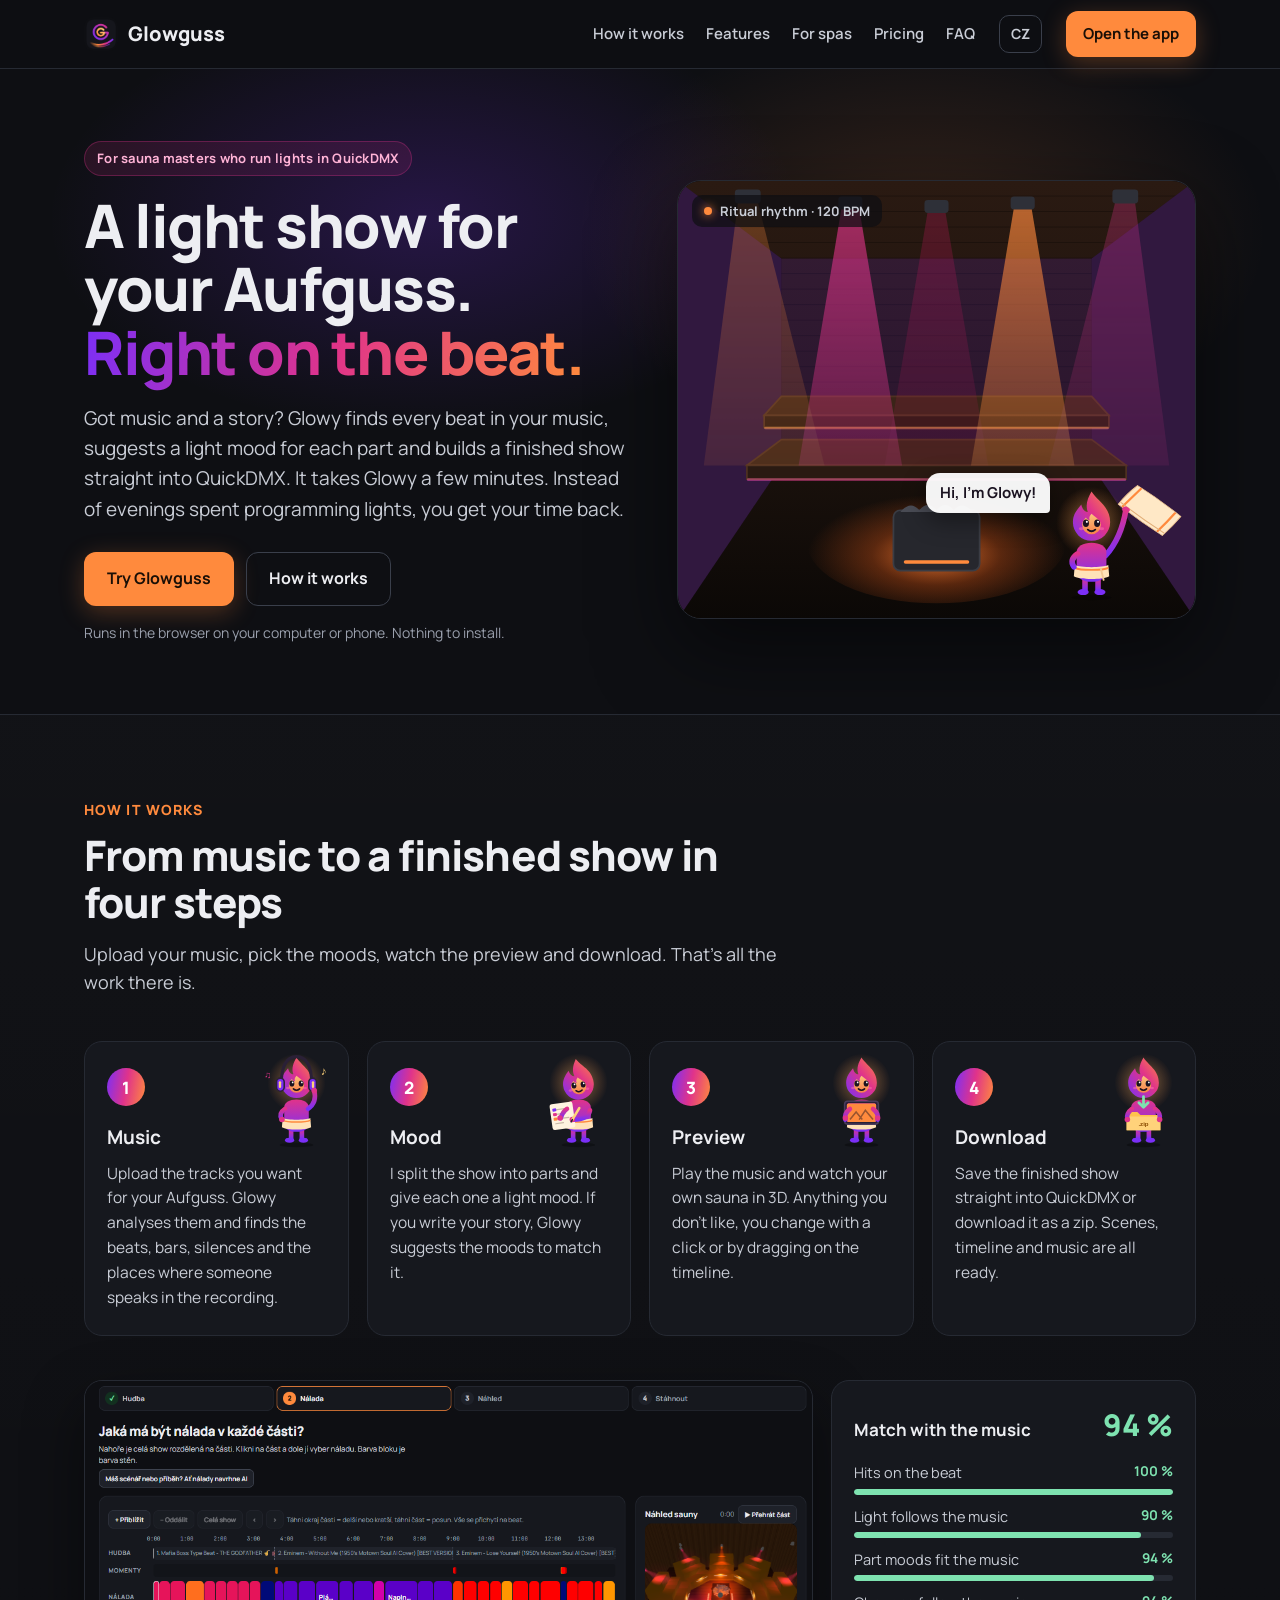
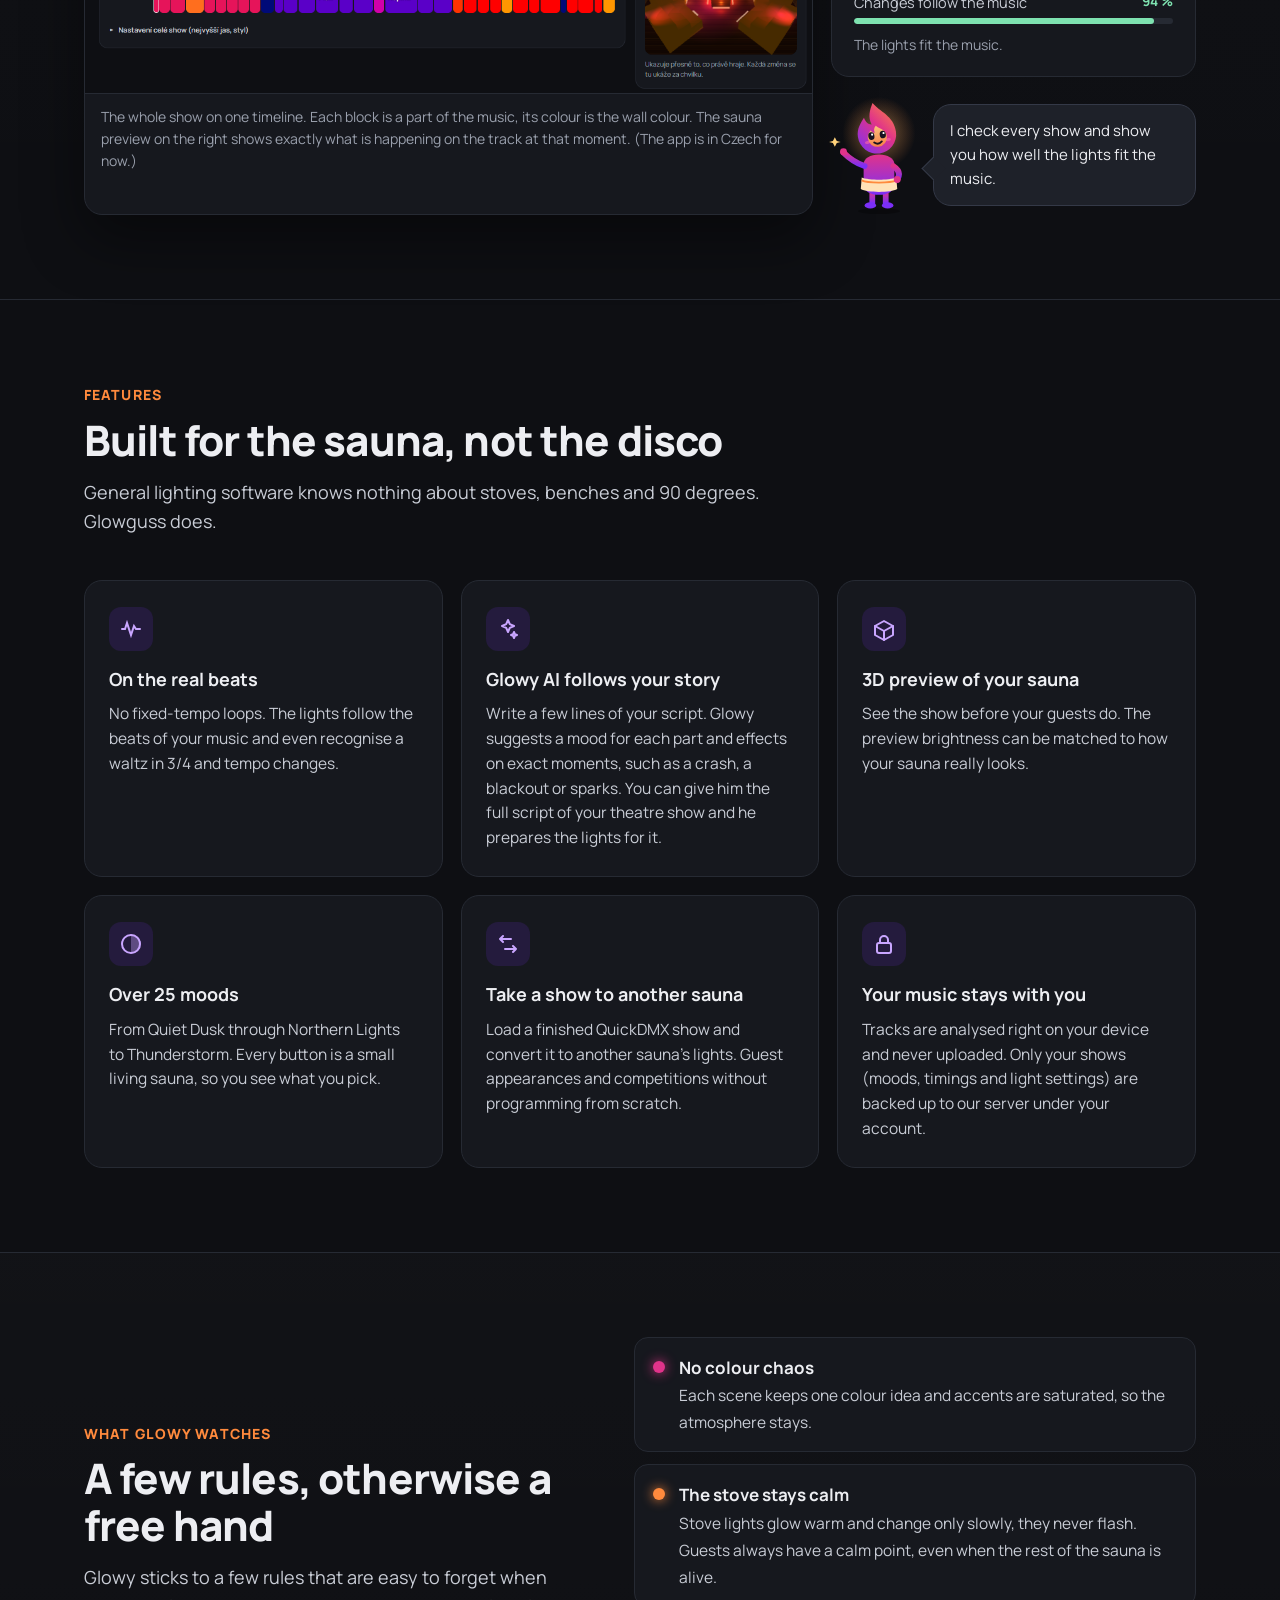
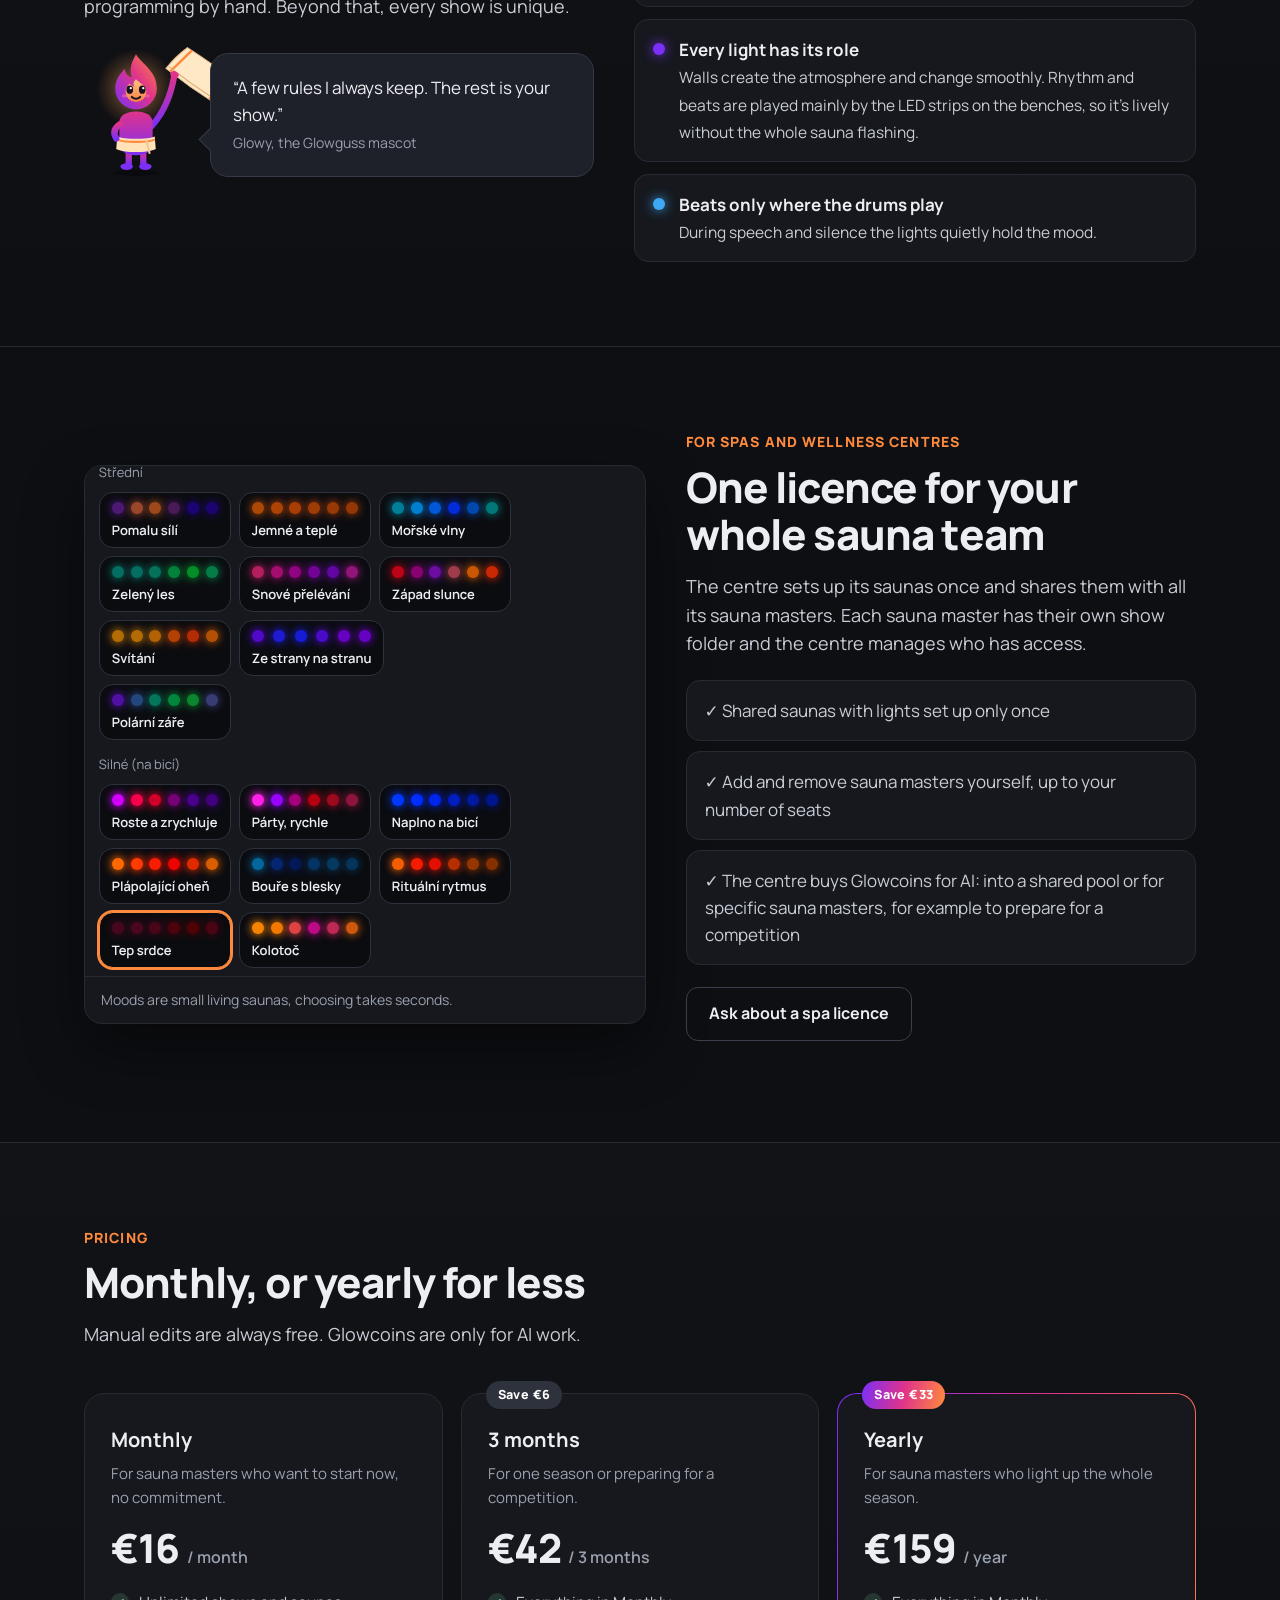
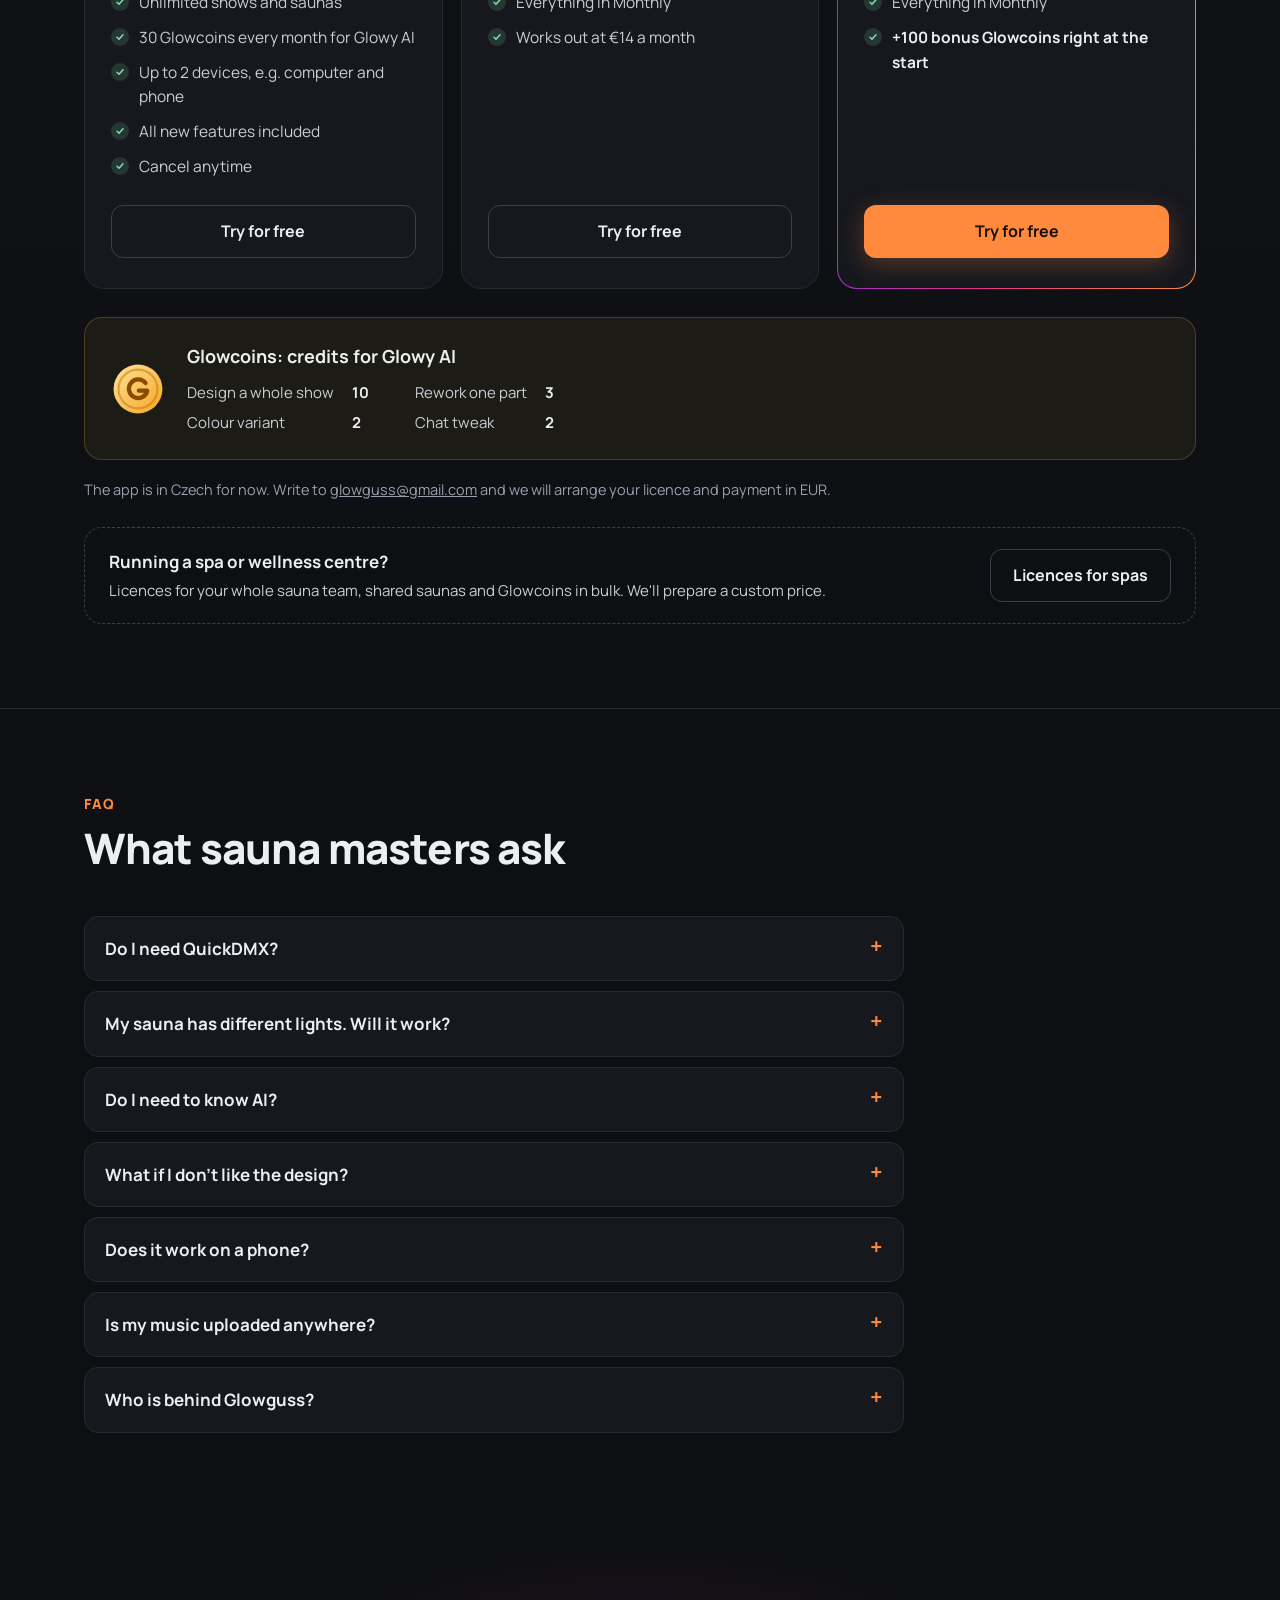
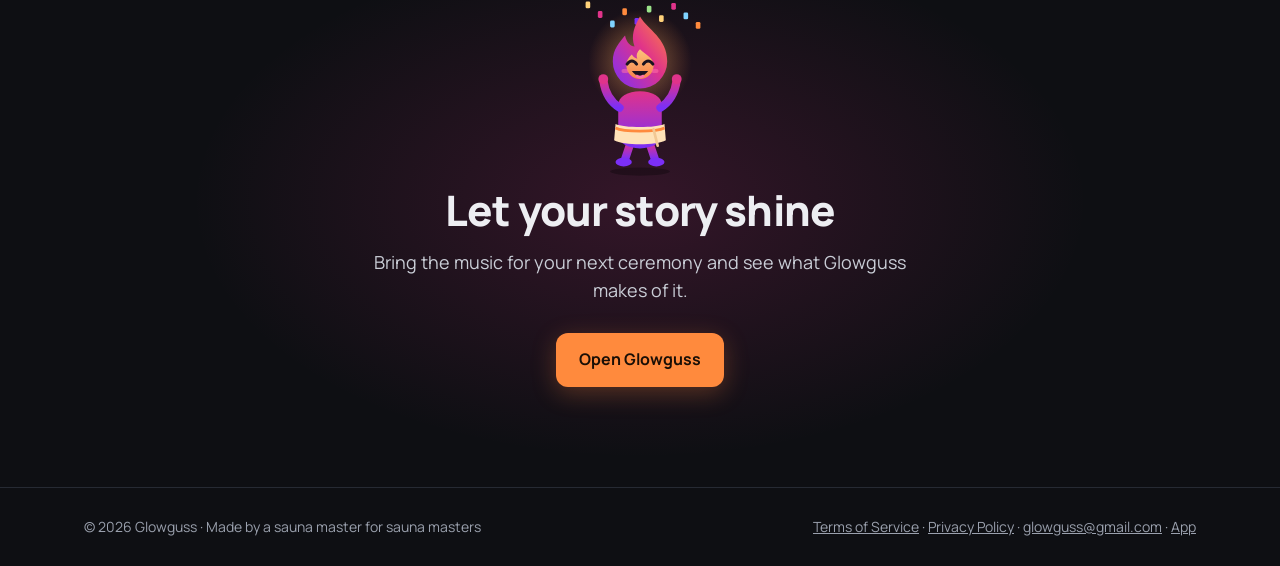
<file: docs/en.html>
<!doctype html>
<html lang="en">
<head>
<meta charset="utf-8">
<meta name="viewport" content="width=device-width,initial-scale=1">
<title>Glowguss – light shows for sauna ceremonies</title>
<meta name="description" content="Glowguss turns your music and story into a finished light show for QuickDMX. Right on the beat. Made by a sauna master for sauna masters.">
<meta name="theme-color" content="#0E0F13">
<link rel="alternate" hreflang="cs" href="https://glowguss.com/">
<link rel="alternate" hreflang="en" href="https://glowguss.com/en.html">

<script>
/* Who should go straight to the app instead of this page: the installed app (it starts here), logged-in users,
   returns from Google sign-in (?code=) and password-reset e-mails (#access_token), old app links (#/...). ?web shows the page anyway. */
(function () {
  var APP = "app/";
  try {
    var q = location.search, h = location.hash;
    if (/[?&]web\b/.test(q)) return;
    if ((window.matchMedia && matchMedia("(display-mode: standalone)").matches) || navigator.standalone ||
        /[?&](code|error)=/.test(q) || /access_token|type=recovery|error_description|^#\//.test(h) ||
        localStorage.getItem("svetla-session")) location.replace(APP + q + h);
  } catch (e) {}
})();
</script>

<meta property="og:title" content="Glowguss – lights for your sauna ceremony">
<meta property="og:description" content="Your music and story become a finished light show for QuickDMX. Right on the beat.">
<meta property="og:image" content="ikona512.png">
<link rel="icon" href="ikona.png">
<link rel="stylesheet" href="fonty/fonty.css">
<style>
:root{--bg:#0E0F13;--panel:#16181E;--panel2:#1E2129;--line:#262A33;--fg:#EDEEF2;--fg2:#C9CDD6;--muted:#9AA0AD;--accent:#FF8A3D;--pink:#E0338A;--violet:#7B2FF7;--gold:#FFD27A;
  --grad:linear-gradient(100deg,#7B2FF7 0%,#E0338A 50%,#FF8A3D 100%)}
*{box-sizing:border-box}
html{scroll-behavior:smooth}
html,body{overflow-x:clip}body{margin:0;background:var(--bg);color:var(--fg);font-family:"Manrope",system-ui,-apple-system,"Segoe UI",sans-serif;font-size:17px;line-height:1.6;overflow-x:hidden}
a{color:inherit}
img{max-width:100%;height:auto;display:block}
.wrap{max-width:1160px;margin:0 auto;padding:0 24px}
.grad{background:var(--grad);-webkit-background-clip:text;background-clip:text;color:transparent}

/* top bar */
.jazyk{margin-left:auto;padding:7px 11px;border:1px solid #3A3F4B;border-radius:10px;font-weight:700;font-size:14px;text-decoration:none;color:var(--fg2)}.jazyk:hover{color:var(--fg);border-color:#5A6070}
header nav{margin-left:0!important}
@media (max-width:980px){header .btn{margin-left:10px!important}}
@media (min-width:981px){header nav{margin-left:auto!important}.jazyk{margin-left:0}}

header{position:sticky;top:0;z-index:20;background:rgba(14,15,19,.82);backdrop-filter:blur(12px);-webkit-backdrop-filter:blur(12px);border-bottom:1px solid var(--line)}
header .wrap{display:flex;align-items:center;gap:24px;height:68px}
.brand{display:flex;align-items:center;gap:10px;font-weight:800;font-size:20px;text-decoration:none}
.brand img{width:34px;height:34px;border-radius:9px}
header nav{display:flex;gap:22px;margin-left:auto;font-weight:600;font-size:15px;color:var(--fg2)}
header nav a{text-decoration:none}
header nav a:hover{color:var(--fg)}
.btn{display:inline-flex;align-items:center;gap:8px;padding:13px 22px;border-radius:12px;font-weight:700;font-size:16px;text-decoration:none;border:1px solid transparent;cursor:pointer;transition:transform .15s,box-shadow .15s}
.btn:hover{transform:translateY(-1px)}
.btn-main{background:var(--accent);color:#1A0F06;box-shadow:0 6px 24px rgba(255,138,61,.28)}
.btn-main:hover{box-shadow:0 8px 30px rgba(255,138,61,.42)}
.btn-ghost{border-color:#3A3F4B;color:var(--fg)}
.btn-ghost:hover{border-color:#5A6070}
header .btn{padding:10px 16px;font-size:15px}

/* hero */
.hero{position:relative;padding:72px 0 56px;overflow:hidden}
.hero::before{content:"";position:absolute;inset:-200px -20% auto -20%;height:760px;background:radial-gradient(closest-side,rgba(123,47,247,.22),transparent 70%) 20% 30%/60% 80% no-repeat,radial-gradient(closest-side,rgba(255,138,61,.16),transparent 70%) 85% 40%/55% 80% no-repeat;pointer-events:none}
.hero .wrap{position:relative;display:grid;grid-template-columns:1.05fr 1fr;gap:48px;align-items:center}
.kicker{display:inline-flex;align-items:center;gap:8px;padding:6px 12px;border-radius:99px;background:rgba(224,51,138,.12);border:1px solid rgba(224,51,138,.3);color:#FFB3D6;font-weight:700;font-size:13px;letter-spacing:.02em}
h1{font-size:clamp(36px,5.2vw,60px);line-height:1.06;letter-spacing:-.025em;margin:18px 0 18px;font-weight:800}
.lead{font-size:19px;color:var(--fg2);max-width:34em;margin:0 0 28px}
.cta{display:flex;gap:12px;flex-wrap:wrap}
.hero .pozn{margin-top:16px;color:var(--muted);font-size:14px}

/* animated sauna */
.sauna{position:relative;aspect-ratio:1.18;border-radius:24px;overflow:hidden;background:#0A0A0E;border:1px solid var(--line);box-shadow:0 30px 80px rgba(0,0,0,.5)}
.sauna svg.scena{position:absolute;inset:0;width:100%;height:100%}
.sauna .kuzel{mix-blend-mode:screen;transition:fill .18s ease-out,opacity .18s ease-out}
.sauna .zed{transition:fill .5s ease}
.sauna .kamna-svit{animation:dech 6s ease-in-out infinite}
@keyframes dech{0%,100%{opacity:.55}50%{opacity:.85}}
.sauna .glowy-hero{position:absolute;right:11%;bottom:4%;width:18%}.sauna .glowy-hero svg{width:100%!important;height:auto!important}
.sauna .rec{position:absolute;right:28%;bottom:24%;max-width:min(260px,58%);padding:10px 14px;border-radius:14px 14px 4px 14px;background:rgba(255,255,255,.95);color:#1A1220;font-weight:700;font-size:15px;line-height:1.35;box-shadow:0 8px 24px rgba(0,0,0,.4);transition:opacity .35s,transform .35s}
.sauna .rec.pryc{opacity:0;transform:translateY(6px)}
@media (max-width:640px){.sauna .rec{font-size:13px;padding:8px 11px;right:27%;bottom:26%}}
.sauna .stitek{position:absolute;left:14px;top:14px;display:flex;align-items:center;gap:8px;padding:6px 12px;border-radius:10px;background:rgba(14,15,19,.72);font-size:13px;font-weight:700;color:var(--fg2)}
.sauna .stitek i{width:8px;height:8px;border-radius:50%;background:var(--accent);box-shadow:0 0 10px var(--accent)}
.sauna .stitek i.bum{animation:bum .25s ease-out}
@keyframes bum{from{transform:scale(1.9)}to{transform:scale(1)}}

/* sections */
section{padding:84px 0}
.sec-h{max-width:720px;margin:0 0 44px}
.sec-h .nad{color:var(--accent);font-weight:800;font-size:14px;letter-spacing:.08em;text-transform:uppercase}
h2{font-size:clamp(28px,3.6vw,42px);line-height:1.12;letter-spacing:-.02em;margin:10px 0 14px;font-weight:800}
.sec-h p{color:var(--fg2);font-size:18px;margin:0}
.pruh{border-top:1px solid var(--line);border-bottom:1px solid var(--line);background:linear-gradient(180deg,rgba(255,255,255,.015),rgba(255,255,255,0))}

/* steps */
.kroky{display:grid;grid-template-columns:repeat(4,1fr);gap:18px;counter-reset:k}
.krok{position:relative;padding:26px 22px;border-radius:18px;background:var(--panel);border:1px solid var(--line)}
.krok::before{counter-increment:k;content:counter(k);display:grid;place-items:center;width:38px;height:38px;border-radius:50%;background:var(--grad);font-weight:800;color:#fff;margin-bottom:16px}
.krok .gk{position:absolute;right:14px;top:10px;width:76px;height:96px}
.krok h3,.krok::before{position:relative}
.wk-tep{animation:wkT .5s ease-in-out infinite!important}
@keyframes wkT{0%,100%{transform:translateY(0)}50%{transform:translateY(-3px)}}
.wk-pis{animation:wkP .7s ease-in-out infinite}
@keyframes wkP{0%,100%{transform:translate(0,0)}25%{transform:translate(-3px,1px)}50%{transform:translate(1px,2px)}75%{transform:translate(-2px,-1px)}}
.wk-s2{animation:wkS 4.5s infinite}.wk-s3{animation:wkS 4.5s infinite 1.5s}
@keyframes wkS{0%,30%{opacity:0}36%,62%{opacity:1}68%,100%{opacity:0}}
.wk-sip{animation:wkD 1.4s ease-in infinite}
@keyframes wkD{0%{transform:translateY(-6px);opacity:0}30%{opacity:1}80%{transform:translateY(8px);opacity:1}100%{transform:translateY(10px);opacity:0}}
@media (prefers-reduced-motion:reduce){.wk-tep,.wk-pis,.wk-s2,.wk-s3,.wk-sip{animation:none!important}}
.krok h3{margin:0 0 8px;font-size:19px}
.krok p{margin:0;color:var(--fg2);font-size:15.5px}

/* screenshot */
.ukazka{margin-top:44px;display:grid;grid-template-columns:2fr 1fr;gap:18px}
.uk-prava{display:flex;flex-direction:column;gap:18px}
.soulad{padding:20px 22px;border-radius:18px;background:var(--panel);border:1px solid var(--line)}
.soulad .s-h{display:flex;justify-content:space-between;align-items:baseline;margin-bottom:12px}
.soulad .s-h b{font-size:17px}.soulad .s-c{font-size:30px;font-weight:800;color:#7EE2B0}
.soulad .s-r{display:grid;grid-template-columns:1fr auto;gap:4px 10px;margin-bottom:10px;font-size:14.5px;color:var(--fg2)}
.soulad .s-r b{color:#7EE2B0;font-size:13.5px}
.soulad .s-r i{grid-column:1/-1;height:6px;border-radius:3px;background:#262A33;overflow:hidden}
.soulad .s-r u{display:block;height:100%;width:0;border-radius:3px;background:#7EE2B0;transition:width 1.2s ease-out}
.soulad.vid .s-r u{width:var(--w)}
.soulad p{margin:6px 0 0;color:var(--muted);font-size:14px}
.uk-glowy{display:flex;align-items:center;gap:6px}
.uk-glowy .bublina{font-size:15px;padding:14px 16px}
.ram{border-radius:18px;overflow:hidden;border:1px solid var(--line);background:var(--panel);box-shadow:0 24px 60px rgba(0,0,0,.45)}
.ram figcaption{padding:12px 16px;color:var(--muted);font-size:14px;border-top:1px solid var(--line)}
figure{margin:0}

/* features */
.funkce{display:grid;grid-template-columns:repeat(3,1fr);gap:18px}
.f{padding:26px 24px;border-radius:18px;background:var(--panel);border:1px solid var(--line)}
.f .ik{width:44px;height:44px;border-radius:12px;display:grid;place-items:center;margin-bottom:14px;background:rgba(123,47,247,.14);color:#C9A6FF}
.f .ik svg{width:24px;height:24px}
.f h3{margin:0 0 8px;font-size:18px}
.f p{margin:0;color:var(--fg2);font-size:15.5px}

/* rules */
.pravidla{display:grid;grid-template-columns:1fr 1.1fr;gap:40px;align-items:center}
.pravidla ul{list-style:none;padding:0;margin:0;display:grid;gap:12px}
.pravidla li{display:flex;gap:14px;align-items:flex-start;padding:16px 18px;border-radius:14px;background:var(--panel);border:1px solid var(--line)}
.pravidla li b{display:block}
.pravidla li span{color:var(--fg2);font-size:15.5px}
.pravidla li .t{flex:none;width:12px;height:12px;border-radius:50%;margin-top:7px}

/* glowy talk */
.glowy-rekne{display:flex;gap:22px;align-items:flex-end}
.bublina{position:relative;padding:20px 22px;border-radius:18px;background:var(--panel2);border:1px solid #343947;font-size:17px}
.bublina::after{content:"";position:absolute;left:-9px;bottom:28px;width:16px;height:16px;background:var(--panel2);border-left:1px solid #343947;border-bottom:1px solid #343947;transform:rotate(45deg)}

/* pricing */
.cenik{display:grid;grid-template-columns:repeat(3,1fr);gap:18px;align-items:stretch}
.cena{position:relative;display:flex;flex-direction:column;padding:30px 26px;border-radius:20px;background:var(--panel);border:1px solid var(--line)}
.cena.hl{border-color:transparent;background:linear-gradient(var(--panel),var(--panel)) padding-box,var(--grad) border-box;border:1.5px solid transparent}
.cena .stit{position:absolute;top:-13px;left:24px;padding:4px 12px;border-radius:99px;background:var(--grad);color:#fff;font-weight:800;font-size:12.5px;letter-spacing:.03em}
.cena h3{margin:0 0 6px;font-size:20px}
.cena .kdo{color:var(--muted);font-size:15px;margin:0 0 18px}
.cena .cislo{font-size:40px;font-weight:800;letter-spacing:-.02em;line-height:1}
.cena .cislo small{font-size:16px;font-weight:600;color:var(--muted);letter-spacing:0}
.cena ul{list-style:none;padding:0;margin:22px 0 26px;display:grid;gap:10px;color:var(--fg2);font-size:15.5px}
.cena li{display:flex;gap:10px}
.cena li::before{content:"";flex:none;width:18px;height:18px;margin-top:3px;border-radius:50%;background:rgba(126,226,176,.15) url("data:image/svg+xml,%3Csvg xmlns='http://www.w3.org/2000/svg' viewBox='0 0 24 24'%3E%3Cpath d='M6 12.5l4 4 8-9' fill='none' stroke='%237EE2B0' stroke-width='3' stroke-linecap='round' stroke-linejoin='round'/%3E%3C/svg%3E") center/12px no-repeat}
.cena .btn{margin-top:auto;justify-content:center}
.centrum-pas{margin-top:26px;display:flex;flex-wrap:wrap;gap:14px 24px;align-items:center;justify-content:space-between;padding:20px 24px;border-radius:18px;border:1px dashed #3A3F4B}
.centrum-pas b{display:block;font-size:17px}.centrum-pas span{color:var(--fg2);font-size:15px}
.coins{margin-top:28px;display:grid;grid-template-columns:auto 1fr;gap:22px;align-items:center;padding:24px 26px;border-radius:18px;background:rgba(255,193,77,.06);border:1px solid rgba(255,193,77,.22)}
.coins .tab{display:grid;grid-template-columns:repeat(4,auto);justify-content:start;gap:6px 18px;font-size:15px;color:var(--fg2)}
.coins .tab b{color:var(--fg)}
.coin{width:54px;height:54px}
.info{margin-top:18px;color:var(--muted);font-size:14.5px}

/* faq */
.faq{max-width:820px;display:grid;gap:10px}
details{border-radius:14px;background:var(--panel);border:1px solid var(--line);padding:0 20px}
summary{cursor:pointer;list-style:none;padding:18px 0;font-weight:700;display:flex;justify-content:space-between;gap:16px}
summary::-webkit-details-marker{display:none}
summary::after{content:"+";color:var(--accent);font-size:22px;line-height:1}
details[open] summary::after{content:"–"}
details p{margin:0 0 18px;color:var(--fg2)}

/* final */
.zaver{text-align:center;padding:90px 0 100px;position:relative}
.zaver::before{content:"";position:absolute;inset:0;background:radial-gradient(closest-side,rgba(224,51,138,.18),transparent) center/70% 90% no-repeat;pointer-events:none}
.zaver .wrap{position:relative}
.zaver .glowy-big{width:150px;margin:0 auto 10px}
.zaver p{color:var(--fg2);font-size:18px;max-width:560px;margin:0 auto 28px}
footer{border-top:1px solid var(--line);padding:28px 0;color:var(--muted);font-size:14px}
footer .wrap{display:flex;gap:18px;flex-wrap:wrap;align-items:center;justify-content:space-between}

@media (prefers-reduced-motion:reduce){.sauna *{animation:none!important;transition:none!important}}
.glowy-btn{display:inline-block}

/* responsive */
@media (max-width:980px){
  .hero .wrap,.pravidla{grid-template-columns:1fr}
  .kroky{grid-template-columns:1fr 1fr}
  .funkce,.cenik{grid-template-columns:1fr 1fr}
  .ukazka{grid-template-columns:1fr}
  header nav{display:none}
  header .btn{margin-left:auto}
}
@media (max-width:640px){
  body{font-size:16px}
  .wrap{padding:0 18px}
  .hero{padding:40px 0 30px}
  section{padding:60px 0}
  .kroky,.funkce,.cenik{grid-template-columns:1fr}
  .cenik{gap:26px}
  .coins{grid-template-columns:1fr}
  .coins .tab{grid-template-columns:auto auto}
  .glowy-rekne{flex-direction:column;align-items:flex-start}
  .bublina::after{display:none}
  .brand span{display:none}
}
</style>
</head>
<body>



<header>
  <div class="wrap">
    <a class="brand" href="#"><img src="ikona192.png" alt=""><span>Glowguss</span></a>
    <nav>
      <a href="#jak">How it works</a>
      <a href="#funkce">Features</a>
      <a href="#centra">For spas</a>
      <a href="#cenik">Pricing</a>
      <a href="#otazky">FAQ</a>
    </nav>
    <a class="jazyk" href="./" hreflang="cs" onclick="try{localStorage.setItem('glowguss-jazyk','cs')}catch(e){}">CZ</a>
    <a class="btn btn-main" href="app/">Open the app</a>
  </div>
</header>

<main>
<section class="hero">
  <div class="wrap">
    <div>
      <span class="kicker">For sauna masters who run lights in QuickDMX</span>
      <h1>A light show for your Aufguss. <span class="grad">Right on the&nbsp;beat.</span></h1>
      <p class="lead">Got music and a story? Glowy finds every beat in your music, suggests a light mood for each part and builds a finished show straight into QuickDMX. It takes Glowy a few minutes. Instead of evenings spent programming lights, you get your time back.</p>
      <div class="cta">
        <a class="btn btn-main" href="app/">Try Glowguss</a>
        <a class="btn btn-ghost" href="#jak">How it works</a>
      </div>
      <p class="pozn">Runs in the browser on your computer or phone. Nothing to install.</p>
    </div>

    <div class="sauna" id="sauna" aria-label="Demo: a sauna lit to the rhythm of the music">
      <svg class="scena" viewBox="0 0 600 508" preserveAspectRatio="xMidYMid slice">
        <defs>
          <linearGradient id="drevo" x1="0" y1="0" x2="0" y2="1"><stop offset="0" stop-color="#2A1A12"/><stop offset="1" stop-color="#140D09"/></linearGradient>
          <linearGradient id="podlaha" x1="0" y1="0" x2="0" y2="1"><stop offset="0" stop-color="#1A110C"/><stop offset="1" stop-color="#0B0806"/></linearGradient>
          <radialGradient id="kam" cx="50%" cy="60%" r="50%"><stop offset="0" stop-color="#FF8A3D" stop-opacity=".9"/><stop offset=".5" stop-color="#E05A1A" stop-opacity=".35"/><stop offset="1" stop-color="#E05A1A" stop-opacity="0"/></radialGradient>
          <linearGradient id="kuzelG" x1="0" y1="0" x2="0" y2="1"><stop offset="0" stop-color="#fff" stop-opacity=".95"/><stop offset="1" stop-color="#fff" stop-opacity="0"/></linearGradient>
          <mask id="kuzelM"><rect width="600" height="508" fill="url(#kuzelG)"/></mask>
          <pattern id="prkna" width="600" height="18" patternUnits="userSpaceOnUse"><rect width="600" height="18" fill="none"/><path d="M0 17.5H600" stroke="#000" stroke-opacity=".35"/></pattern>
        </defs>
        <!-- room -->
        <rect width="600" height="508" fill="url(#drevo)"/>
        <rect width="600" height="508" fill="url(#prkna)"/>
        <polygon points="0,0 120,90 120,330 0,508" fill="#1C120C"/>
        <polygon points="600,0 480,90 480,330 600,508" fill="#1C120C"/>
        <polygon points="0,508 120,330 480,330 600,508" fill="url(#podlaha)"/>
        <!-- wall washes (colour changes) -->
        <polygon class="zed" id="zedL" points="0,0 120,90 120,330 0,508" fill="#7B2FF7" opacity=".22"/>
        <polygon class="zed" id="zedR" points="600,0 480,90 480,330 600,508" fill="#7B2FF7" opacity=".22"/>
        <rect class="zed" id="zedZ" x="120" y="90" width="360" height="240" fill="#E0338A" opacity=".14"/>
        <!-- benches -->
        <g fill="#3A2418" stroke="#4E3121" stroke-width="2">
          <polygon points="120,250 480,250 500,272 100,272"/>
          <polygon points="100,272 500,272 500,286 100,286" fill="#2A1A12"/>
          <polygon points="120,300 480,300 520,330 80,330" />
          <polygon points="80,330 520,330 520,346 80,346" fill="#2A1A12"/>
        </g>
        <!-- bench LED strips -->
        <rect class="kuzel" id="pas1" x="100" y="285" width="400" height="3" rx="1.5" fill="#E0338A"/>
        <rect class="kuzel" id="pas2" x="80" y="345" width="440" height="3" rx="1.5" fill="#E0338A"/>
        <!-- light cones from ceiling spots -->
        <g mask="url(#kuzelM)">
          <polygon class="kuzel" id="k0" points="70,22 92,22 170,330 30,330" fill="#7B2FF7" opacity=".55"/>
          <polygon class="kuzel" id="k1" points="190,30 210,30 260,330 140,330" fill="#E0338A" opacity=".55"/>
          <polygon class="kuzel" id="k2" points="290,34 310,34 360,330 240,330" fill="#FF8A3D" opacity=".55"/>
          <polygon class="kuzel" id="k3" points="390,30 410,30 460,330 340,330" fill="#E0338A" opacity=".55"/>
          <polygon class="kuzel" id="k4" points="508,22 530,22 570,330 430,330" fill="#7B2FF7" opacity=".55"/>
        </g>
        <g fill="#2E3038"><rect x="66" y="10" width="30" height="16" rx="4"/><rect x="186" y="18" width="28" height="15" rx="4"/><rect x="286" y="22" width="28" height="15" rx="4"/><rect x="386" y="18" width="28" height="15" rx="4"/><rect x="504" y="10" width="30" height="16" rx="4"/></g>
        <!-- stove: warm only, slow breathing -->
        <ellipse class="kamna-svit" cx="300" cy="420" rx="150" ry="70" fill="url(#kam)"/>
        <g>
          <rect x="250" y="382" width="100" height="70" rx="8" fill="#26272D" stroke="#3A3C44" stroke-width="2"/>
          <path d="M258 384q12-14 22-2q10-12 20 0q10-12 20 0q10-12 22 2" fill="#4A4C55"/>
          <rect class="kamna-svit" x="262" y="440" width="76" height="4" rx="2" fill="#FF8A3D"/>
        </g>
      </svg>
      <div class="stitek"><i id="tep"></i><span id="nalada">Ritual rhythm · 120 BPM</span></div>
      <div class="rec" id="rec" aria-live="polite">Hi, I'm Glowy!</div>
      <div class="glowy-hero glowy-btn" data-glowy="postava" data-h="150"></div>
    </div>
  </div>
</section>

<section id="jak" class="pruh">
  <div class="wrap">
    <div class="sec-h">
      <div class="nad">How it works</div>
      <h2>From music to a finished show in four steps</h2>
      <p>Upload your music, pick the moods, watch the preview and download. That's all the work there is.</p>
    </div>
    <div class="kroky">
      <div class="krok"><div class="gk" data-glowy="sluchatka" data-h="96"></div><h3>Music</h3><p>Upload the tracks you want for your Aufguss. Glowy analyses them and finds the beats, bars, silences and the places where someone speaks in the recording.</p></div>
      <div class="krok"><div class="gk" data-glowy="pise" data-h="96"></div><h3>Mood</h3><p>I split the show into parts and give each one a light mood. If you write your story, Glowy suggests the moods to match it.</p></div>
      <div class="krok"><div class="gk" data-glowy="divase" data-h="96"></div><h3>Preview</h3><p>Play the music and watch your own sauna in 3D. Anything you don't like, you change with a click or by dragging on the timeline.</p></div>
      <div class="krok"><div class="gk" data-glowy="stahuje" data-h="96"></div><h3>Download</h3><p>Save the finished show straight into QuickDMX or download it as a zip. Scenes, timeline and music are all ready.</p></div>
    </div>

    <div class="ukazka">
      <figure class="ram"><img src="web/editor.png" alt="The Glowguss editor: the show timeline split into parts with moods, and the sauna preview" loading="lazy" width="1157" height="495"><figcaption>The whole show on one timeline. Each block is a part of the music, its colour is the wall colour. The sauna preview on the right shows exactly what is happening on the track at that moment. (The app is in Czech for now.)</figcaption></figure>
      <div class="uk-prava">
        <div class="soulad" id="soulad">
          <div class="s-h"><b>Match with the music</b><span class="s-c">94 %</span></div>
          <div class="s-r"><span>Hits on the beat</span><b>100 %</b><i><u style="--w:100%"></u></i></div>
          <div class="s-r"><span>Light follows the music</span><b>90 %</b><i><u style="--w:90%"></u></i></div>
          <div class="s-r"><span>Part moods fit the music</span><b>94 %</b><i><u style="--w:94%"></u></i></div>
          <div class="s-r"><span>Changes follow the music</span><b>94 %</b><i><u style="--w:94%"></u></i></div>
          <p>The lights fit the music.</p>
        </div>
        <div class="uk-glowy"><div class="glowy-btn" data-glowy="ukazuje" data-h="120"></div><div class="bublina uk-b">I check every show and show you how well the lights fit the music.</div></div>
      </div>
    </div>
  </div>
</section>

<section id="funkce">
  <div class="wrap">
    <div class="sec-h">
      <div class="nad">Features</div>
      <h2>Built for the sauna, not the disco</h2>
      <p>General lighting software knows nothing about stoves, benches and 90 degrees. Glowguss does.</p>
    </div>
    <div class="funkce">
      <div class="f"><div class="ik"><svg viewBox="0 0 24 24" fill="none" stroke="currentColor" stroke-width="2" stroke-linecap="round"><path d="M3 12h3l2-6 4 12 3-9 2 3h4"/></svg></div><h3>On the real beats</h3><p>No fixed-tempo loops. The lights follow the beats of your music and even recognise a waltz in 3/4 and tempo changes.</p></div>
      <div class="f"><div class="ik"><svg viewBox="0 0 24 24" fill="none" stroke="currentColor" stroke-width="2" stroke-linecap="round" stroke-linejoin="round"><path d="M12 3l1.8 4.2L18 9l-4.2 1.8L12 15l-1.8-4.2L6 9l4.2-1.8z"/><path d="M18 15l.9 2.1L21 18l-2.1.9L18 21l-.9-2.1L15 18l2.1-.9z"/></svg></div><h3>Glowy AI follows your story</h3><p>Write a few lines of your script. Glowy suggests a mood for each part and effects on exact moments, such as a crash, a blackout or sparks. You can give him the full script of your theatre show and he prepares the lights for it.</p></div>
      <div class="f"><div class="ik"><svg viewBox="0 0 24 24" fill="none" stroke="currentColor" stroke-width="2" stroke-linecap="round" stroke-linejoin="round"><path d="M3 9l9-5 9 5v9l-9 5-9-5z"/><path d="M3 9l9 5 9-5M12 14v9"/></svg></div><h3>3D preview of your sauna</h3><p>See the show before your guests do. The preview brightness can be matched to how your sauna really looks.</p></div>
      <div class="f"><div class="ik"><svg viewBox="0 0 24 24" fill="none" stroke="currentColor" stroke-width="2" stroke-linecap="round" stroke-linejoin="round"><circle cx="12" cy="12" r="9"/><path d="M12 3a9 9 0 0 1 0 18" fill="currentColor" opacity=".35"/></svg></div><h3>Over 25 moods</h3><p>From Quiet Dusk through Northern Lights to Thunderstorm. Every button is a small living sauna, so you see what you pick.</p></div>
      <div class="f"><div class="ik"><svg viewBox="0 0 24 24" fill="none" stroke="currentColor" stroke-width="2" stroke-linecap="round" stroke-linejoin="round"><path d="M4 7h11M4 7l3-3M4 7l3 3M20 17H9m11 0l-3-3m3 3l-3 3"/></svg></div><h3>Take a show to another sauna</h3><p>Load a finished QuickDMX show and convert it to another sauna's lights. Guest appearances and competitions without programming from scratch.</p></div>
      <div class="f"><div class="ik"><svg viewBox="0 0 24 24" fill="none" stroke="currentColor" stroke-width="2" stroke-linecap="round" stroke-linejoin="round"><rect x="5" y="11" width="14" height="10" rx="2"/><path d="M8 11V8a4 4 0 0 1 8 0v3"/></svg></div><h3>Your music stays with you</h3><p>Tracks are analysed right on your device and never uploaded. Only your shows (moods, timings and light settings) are backed up to our server under your account.</p></div>
    </div>
  </div>
</section>

<section class="pruh">
  <div class="wrap pravidla">
    <div>
      <div class="sec-h" style="margin-bottom:26px">
        <div class="nad">What Glowy watches</div>
        <h2>A few rules, otherwise a free hand</h2>
        <p>Glowy sticks to a few rules that are easy to forget when programming by hand. Beyond that, every show is unique.</p>
      </div>
      <div class="glowy-rekne">
        <div class="glowy-btn" data-glowy="postava" data-h="130" style="flex:none"></div>
        <div class="bublina">“A few rules I always keep. The rest is your show.”<br><span style="color:var(--muted);font-size:14px">Glowy, the Glowguss mascot</span></div>
      </div>
    </div>
    <ul>
      <li><i class="t" style="background:#E0338A;box-shadow:0 0 12px #E0338A"></i><div><b>No colour chaos</b><span>Each scene keeps one colour idea and accents are saturated, so the atmosphere stays.</span></div></li>
      <li><i class="t" style="background:#FF8A3D;box-shadow:0 0 12px #FF8A3D"></i><div><b>The stove stays calm</b><span>Stove lights glow warm and change only slowly, they never flash. Guests always have a calm point, even when the rest of the sauna is alive.</span></div></li>
      <li><i class="t" style="background:#7B2FF7;box-shadow:0 0 12px #7B2FF7"></i><div><b>Every light has its role</b><span>Walls create the atmosphere and change smoothly. Rhythm and beats are played mainly by the LED strips on the benches, so it's lively without the whole sauna flashing.</span></div></li>
      <li><i class="t" style="background:#3FA9F5;box-shadow:0 0 12px #3FA9F5"></i><div><b>Beats only where the drums play</b><span>During speech and silence the lights quietly hold the mood.</span></div></li>
    </ul>
  </div>
</section>

<section id="centra">
  <div class="wrap pravidla" style="grid-template-columns:1.1fr 1fr">
    <figure class="ram"><img src="web/nalady.png" alt="Choosing moods in Glowguss" loading="lazy" width="435" height="510"><figcaption>Moods are small living saunas, choosing takes seconds.</figcaption></figure>
    <div>
      <div class="sec-h" style="margin-bottom:22px">
        <div class="nad">For spas and wellness centres</div>
        <h2>One licence for your whole sauna team</h2>
        <p>The centre sets up its saunas once and shares them with all its sauna masters. Each sauna master has their own show folder and the centre manages who has access.</p>
      </div>
      <ul style="list-style:none;padding:0;margin:0;display:grid;gap:10px;color:var(--fg2)">
        <li>✓ Shared saunas with lights set up only once</li>
        <li>✓ Add and remove sauna masters yourself, up to your number of seats</li>
        <li>✓ The centre buys Glowcoins for AI: into a shared pool or for specific sauna masters, for example to prepare for a competition</li>
      </ul>
      <p style="margin-top:22px"><a class="btn btn-ghost" href="mailto:glowguss@gmail.com?subject=Glowguss%20for%20our%20spa">Ask about a spa licence</a></p>
    </div>
  </div>
</section>

<section id="cenik" class="pruh">
  <div class="wrap">
    <div class="sec-h">
      <div class="nad">Pricing</div>
      <h2>Monthly, or yearly for less</h2>
      <p>Manual edits are always free. Glowcoins are only for AI work.</p>
    </div>
    <div class="cenik">
      <div class="cena">
        <h3>Monthly</h3>
        <p class="kdo">For sauna masters who want to start now, no commitment.</p>
        <div class="cislo">€16 <small>/ month</small></div>
        <ul><li>Unlimited shows and saunas</li><li>30 Glowcoins every month for Glowy AI</li><li>Up to 2 devices, e.g. computer and phone</li><li>All new features included</li><li>Cancel anytime</li></ul>
        <a class="btn btn-ghost" href="app/">Try for free</a>
      </div>
      <div class="cena">
        <span class="stit" style="background:#2E323C">Save €6</span>
        <h3>3 months</h3>
        <p class="kdo">For one season or preparing for a competition.</p>
        <div class="cislo">€42 <small>/ 3 months</small></div>
        <ul><li>Everything in Monthly</li><li>Works out at €14 a month</li></ul>
        <a class="btn btn-ghost" href="app/">Try for free</a>
      </div>
      <div class="cena hl">
        <span class="stit">Save €33</span>
        <h3>Yearly</h3>
        <p class="kdo">For sauna masters who light up the whole season.</p>
        <div class="cislo">€159 <small>/ year</small></div>
        <ul><li>Everything in Monthly</li><li><b style="color:var(--fg)">+100 bonus Glowcoins right at the start</b></li></ul>
        <a class="btn btn-main" href="app/">Try for free</a>
      </div>
    </div>

    <div class="coins">
      <svg class="coin" viewBox="0 0 64 64" aria-hidden="true"><defs><linearGradient id="cg" x1="0" y1="0" x2="1" y2="1"><stop offset="0" stop-color="#FFE29A"/><stop offset="1" stop-color="#F5A623"/></linearGradient></defs><circle cx="32" cy="32" r="29" fill="url(#cg)"/><circle cx="32" cy="32" r="23" fill="none" stroke="#C47A0E" stroke-width="2.5" opacity=".55"/><path d="M41 25A11 11 0 1 0 43 34H33" fill="none" stroke="#8A4B00" stroke-width="5" stroke-linecap="round" stroke-linejoin="round"/></svg>
      <div>
        <b style="font-size:18px">Glowcoins: credits for Glowy AI</b>
        <div class="tab" style="margin-top:10px">
          <span>Design a whole show</span><b>10</b>
          <span style="margin-left:28px">Rework one part</span><b>3</b>
          <span>Colour variant</span><b>2</b>
          <span style="margin-left:28px">Chat tweak</span><b>2</b>
        </div>
      </div>
    </div>
    <p class="info">The app is in Czech for now. Write to <a href="mailto:glowguss@gmail.com">glowguss@gmail.com</a> and we will arrange your licence and payment in EUR.</p>
    <div class="centrum-pas">
      <div><b>Running a spa or wellness centre?</b><span>Licences for your whole sauna team, shared saunas and Glowcoins in bulk. We'll prepare a custom price.</span></div>
      <a class="btn btn-ghost" href="#centra">Licences for spas</a>
    </div>
  </div>
</section>

<section id="otazky">
  <div class="wrap">
    <div class="sec-h">
      <div class="nad">FAQ</div>
      <h2>What sauna masters ask</h2>
    </div>
    <div class="faq">
      <details><summary>Do I need QuickDMX?</summary><p>Yes. Glowguss builds shows for QuickDMX (The Lighting Controller), the most common lighting software in saunas. Save the show straight into its folder or download it as a zip.</p></details>
      <details><summary>My sauna has different lights. Will it work?</summary><p>Yes. You set up your sauna once: either load your QuickDMX project or pick the lights by hand (walls, benches, stove, water, spots). Shows are then built exactly for it.</p></details>
      <details><summary>Do I need to know AI?</summary><p>No. You can build a show without AI just by picking moods. Glowy AI is the easier way: write your story and get a design in moments.</p></details>
      <details><summary>What if I don't like the design?</summary><p>Edit it. Change a part's mood with a click, move or stretch parts by dragging, and everything snaps to the real beats. Manual edits are free.</p></details>
      <details><summary>Does it work on a phone?</summary><p>Yes, you can design and preview a show on your phone. You then save it into QuickDMX from the computer it runs on.</p></details>
      <details><summary>Is my music uploaded anywhere?</summary><p>No. Music is analysed right on your device. Only the analysis (where the beats and parts are) goes to the server to build the lights.</p></details>
      <details><summary>Who is behind Glowguss?</summary><p>A sauna master from Prague who performs theatrical Aufguss ceremonies and didn't want to spend his evenings programming lights. Glowguss grew out of his own shows.</p></details>
    </div>
  </div>
</section>

<section class="zaver">
  <div class="wrap">
    <div class="glowy-big glowy-btn" data-glowy="slavi" data-h="170" style="display:flex;justify-content:center"></div>
    <h2>Let your story shine</h2>
    <p>Bring the music for your next ceremony and see what Glowguss makes of it.</p>
    <a class="btn btn-main" href="app/">Open Glowguss</a>
  </div>
</section>
</main>

<footer>
  <div class="wrap">
    <span>© 2026 Glowguss · Made by a sauna master for sauna masters</span>
    <span><a href="web/terms.html">Terms of Service</a> · <a href="web/privacy.html">Privacy Policy</a> · <a href="mailto:glowguss@gmail.com">glowguss@gmail.com</a> · <a href="app/">App</a></span>
  </div>
</footer>

<script src="web/glowy.js"></script>
<script>
// "Soulad s hudbou" bars fill in when the card scrolls into view
(function () {
  var el = document.getElementById("soulad");
  if (!("IntersectionObserver" in window)) { el.classList.add("vid"); return; }
  var io = new IntersectionObserver(function (e) { if (e[0].isIntersecting) { el.classList.add("vid"); io.disconnect(); } }, { threshold: .4 });
  io.observe(el);
})();

// Glowy introduces himself in the demo, then comments on what the sauna does
(function () {
  var rec = document.getElementById("rec"), n = 0;
  var vety = ["Hi, I'm Glowy!", "I help sauna masters with their lights.", "I catch every beat of your music.", "The stove glows warm and calm, it never flashes.", "I keep the colours from turning into chaos.", "Bring music and a story, I'll do the rest in minutes.", "I mix from over 16 million colours."];
  if (matchMedia("(prefers-reduced-motion: reduce)").matches) return;
  setInterval(function () {
    rec.classList.add("pryc");
    setTimeout(function () { n = (n + 1) % vety.length; rec.textContent = vety[n]; rec.classList.remove("pryc"); }, 380);
  }, 4200);
})();

// Demo sauna: walls change slowly per "part", spots and bench strips hit on the beat. Saturated colours only, stove breathes on its own.
(function () {
  var nalady = [
    { jm: "Ritual rhythm", bpm: 120, barvy: ["#FF8A3D", "#E0338A", "#C2185B"], zed: "#7B2FF7" },
    { jm: "Thunderstorm", bpm: 128, barvy: ["#1E6BFF", "#00B3FF", "#5B2BFF"], zed: "#1A237E" },
    { jm: "Blazing fire", bpm: 110, barvy: ["#FF5A1F", "#FF8A3D", "#E53935"], zed: "#B71C1C" },
    { jm: "Northern lights", bpm: 96, barvy: ["#00C896", "#2BB0FF", "#7B2FF7"], zed: "#00695C" },
    { jm: "Party, fast", bpm: 126, barvy: ["#FF2BD6", "#7B2FF7", "#FF3355"], zed: "#6A1B9A" }
  ];
  var red = matchMedia("(prefers-reduced-motion: reduce)").matches;
  var k = [0, 1, 2, 3, 4].map(function (i) { return document.getElementById("k" + i); });
  var pasy = [document.getElementById("pas1"), document.getElementById("pas2")];
  var zedi = ["zedL", "zedR", "zedZ"].map(function (i) { return document.getElementById(i); });
  var tep = document.getElementById("tep"), stitek = document.getElementById("nalada");
  var n = 0, beat = 0, timer;
  function nastav(i) {
    var m = nalady[i]; stitek.textContent = m.jm + " · " + m.bpm + " BPM";
    zedi.forEach(function (z) { z.setAttribute("fill", m.zed); });
  }
  function uder() {
    var m = nalady[n], b = beat++;
    k.forEach(function (el, i) {
      var c = m.barvy[(i + b) % m.barvy.length];
      el.setAttribute("fill", c);
      el.style.opacity = ((i + b) % 2 === 0) ? .75 : .32;
    });
    pasy.forEach(function (p, i) { p.setAttribute("fill", m.barvy[(b + i) % m.barvy.length]); p.style.opacity = b % 2 ? .5 : 1; });
    tep.classList.remove("bum"); void tep.offsetWidth; tep.classList.add("bum");
    if (b % 16 === 15) { n = (n + 1) % nalady.length; nastav(n); clearInterval(timer); timer = setInterval(uder, 60000 / nalady[n].bpm); }
  }
  nastav(0);
  if (!red) timer = setInterval(uder, 60000 / nalady[0].bpm);
})();
</script>
</body>
</html>
</file>
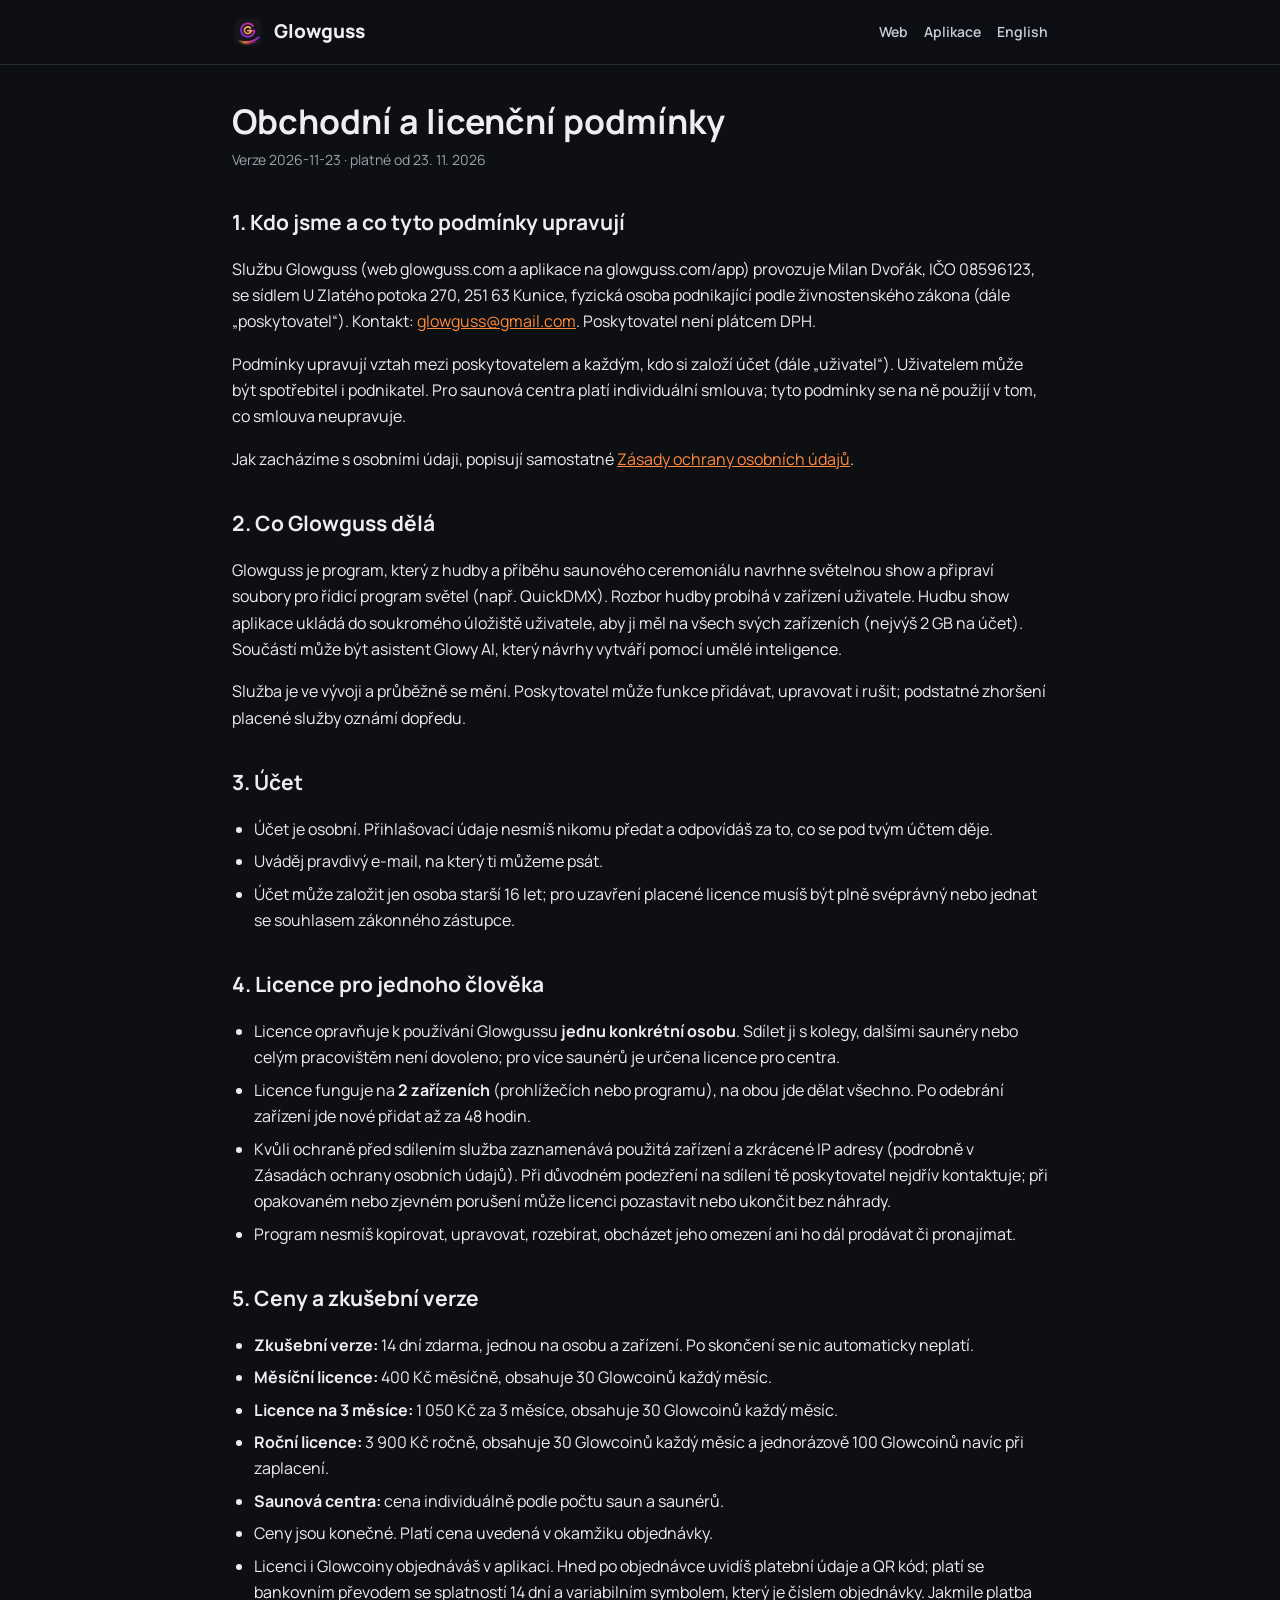
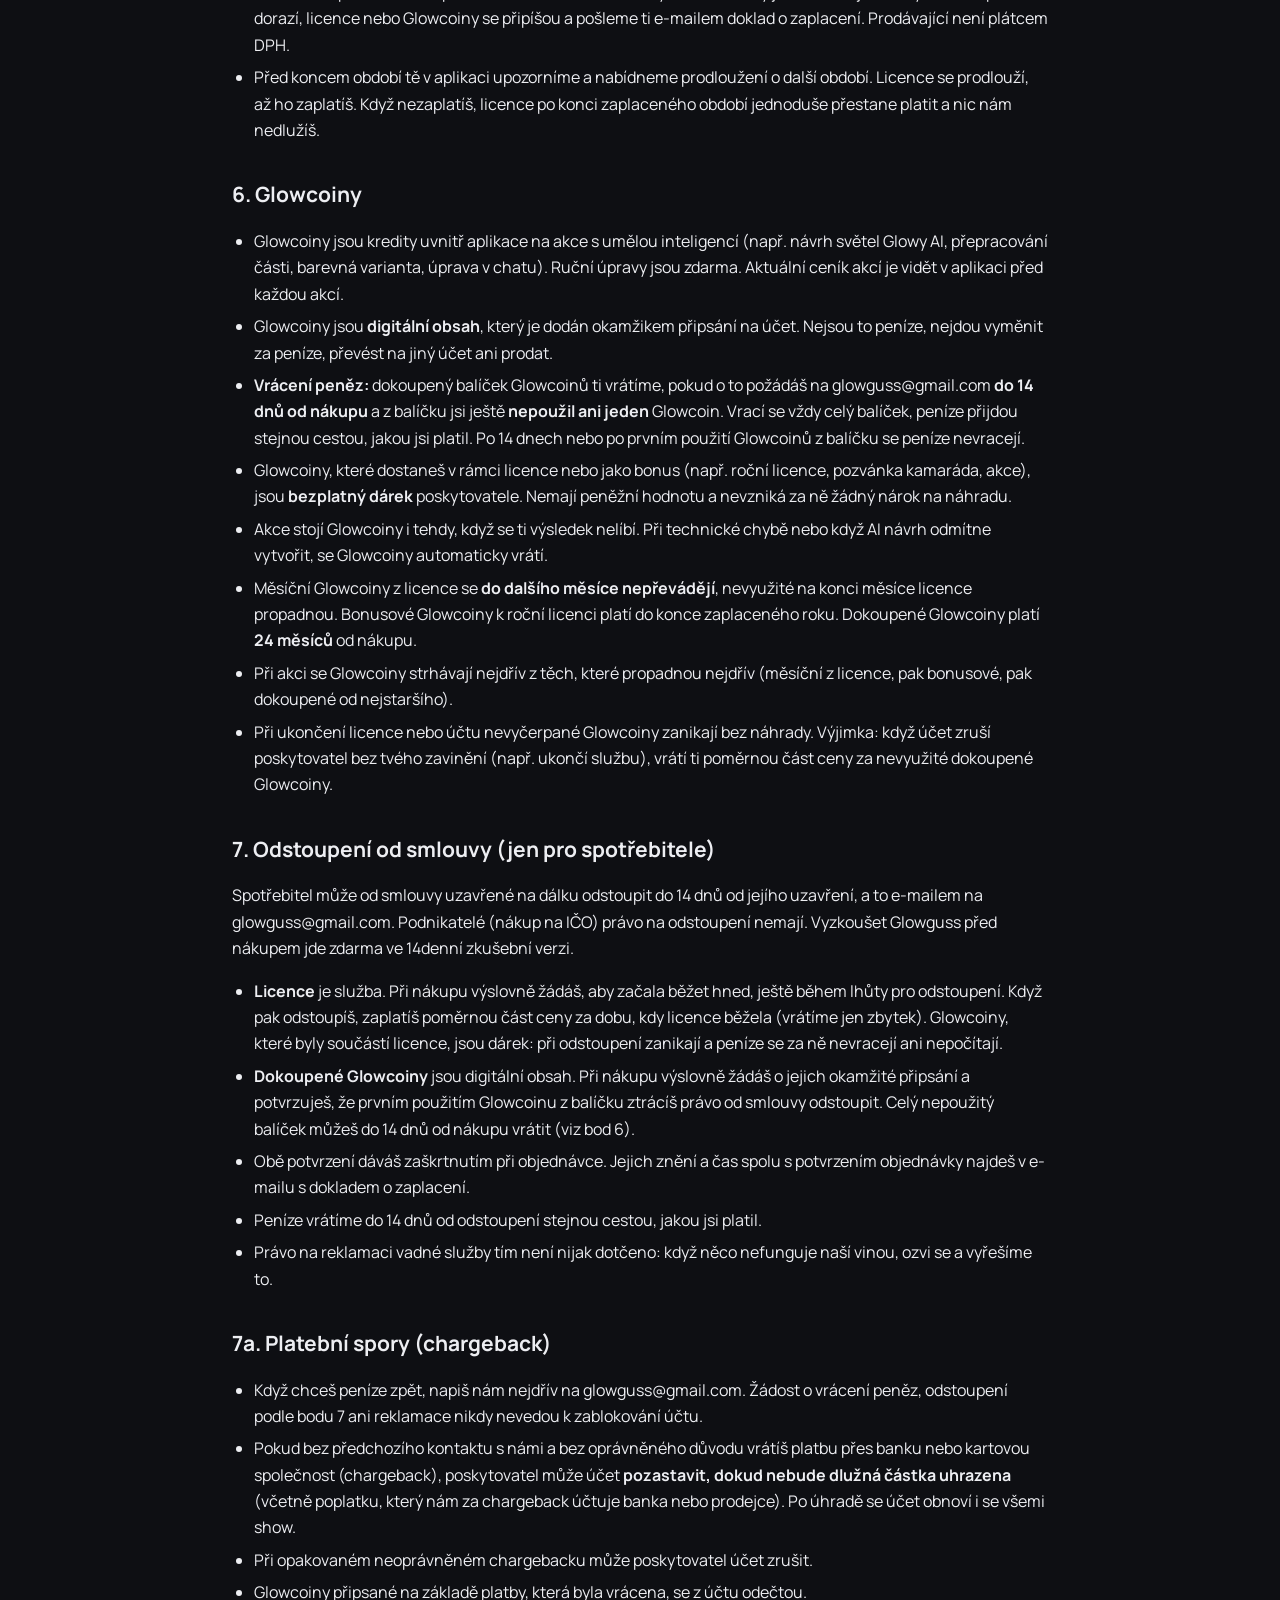
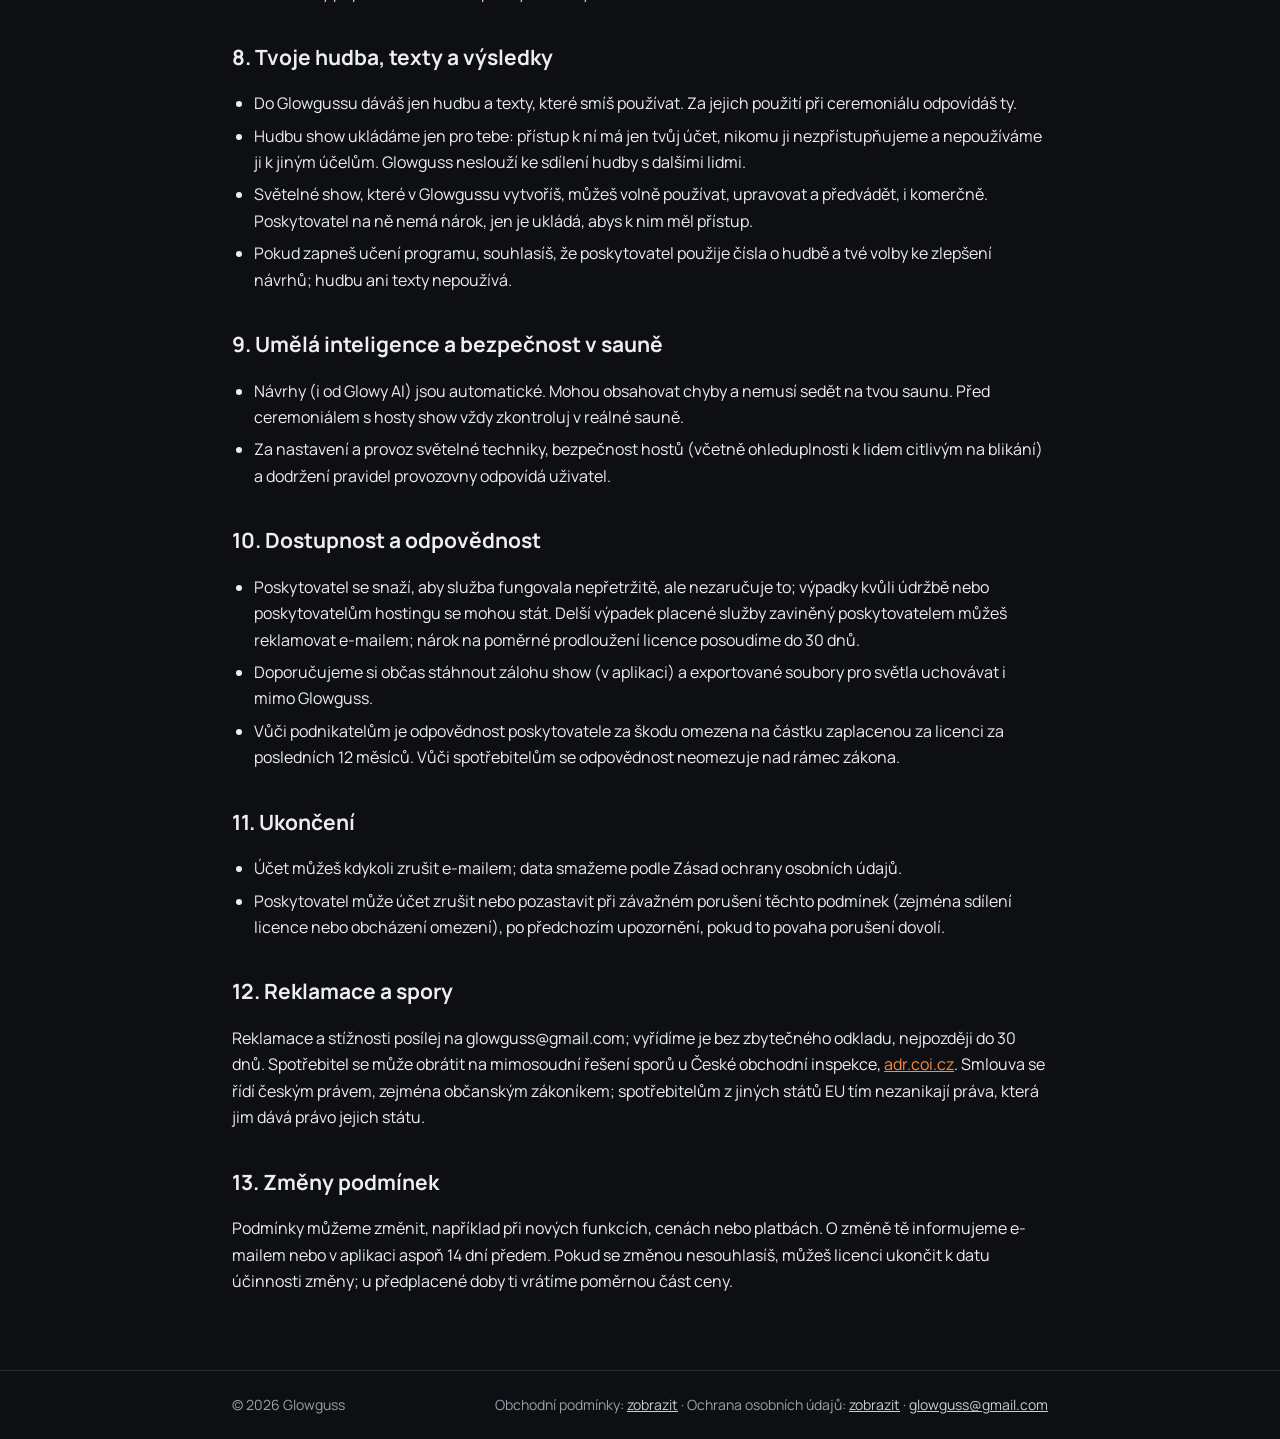
<file: docs/web/podminky.html>
<!DOCTYPE html>
<html lang="cs"><head><meta charset="utf-8"><meta name="viewport" content="width=device-width,initial-scale=1">
<title>Obchodní podmínky · Glowguss</title><link rel="icon" href="../ikona.png"><link rel="stylesheet" href="../fonty/fonty.css">
<style>
:root{--bg:#0E0F13;--panel:#16181E;--line:#262A33;--fg:#EDEEF2;--fg2:#C9CDD6;--muted:#9AA0AD;--accent:#FF8A3D}
*{box-sizing:border-box}html,body{overflow-x:clip}
body{margin:0;background:var(--bg);color:var(--fg);font-family:"Manrope",system-ui,-apple-system,"Segoe UI",sans-serif;font-size:16px;line-height:1.65}
a{color:var(--accent)}
.wrap{max-width:860px;margin:0 auto;padding:0 22px}
header{border-bottom:1px solid var(--line);background:rgba(14,15,19,.9)}
header .wrap{display:flex;align-items:center;gap:16px;height:64px}
.brand{display:flex;align-items:center;gap:10px;font-weight:800;font-size:19px;text-decoration:none;color:var(--fg)}
.brand img{width:32px;height:32px;border-radius:8px}
header nav{margin-left:auto;display:flex;gap:16px;font-weight:600;font-size:14px}
header nav a{color:var(--fg2);text-decoration:none}header nav a:hover{color:var(--fg)}
main{padding:36px 0 60px}
h1{font-size:34px;line-height:1.2;margin:0 0 6px}
h2{font-size:21px;margin:34px 0 8px}
.ver{color:var(--muted);font-size:14px;margin:0 0 18px}
.lead{background:var(--panel);border:1px solid var(--line);border-radius:14px;padding:16px 18px;color:var(--fg2)}
ul{padding-left:22px}li{margin:6px 0}
table{width:100%;border-collapse:collapse;font-size:14.5px;margin:10px 0;display:block;overflow-x:auto}
th,td{text-align:left;vertical-align:top;border-bottom:1px solid var(--line);padding:9px 10px}
th{color:var(--muted);font-weight:700;font-size:13px;text-transform:uppercase;letter-spacing:.04em}
mark.d{background:#5a3a00;color:#FFD27A;border-radius:4px;padding:0 4px}
footer{border-top:1px solid var(--line);padding:22px 0;color:var(--muted);font-size:14px}
footer .wrap{display:flex;flex-wrap:wrap;gap:8px 18px;justify-content:space-between}
footer a{color:var(--fg2)}
</style></head><body>
<header><div class="wrap"><a class="brand" href="../"><img src="../ikona192.png" alt=""><span>Glowguss</span></a>
<nav><a href="../">Web</a><a href="../app/">Aplikace</a><a href="terms.html" lang="en">English</a></nav></div></header>
<main><div class="wrap">
<h1>Obchodní a licenční podmínky</h1>
<p class="ver">Verze 2026-11-23 · platné od 23. 11. 2026</p>

<h2>1. Kdo jsme a co tyto podmínky upravují</h2>
<p>Službu Glowguss (web glowguss.com a aplikace na glowguss.com/app) provozuje Milan Dvořák, IČO 08596123, se sídlem U Zlatého potoka 270, 251 63 Kunice, fyzická osoba podnikající podle živnostenského zákona (dále „poskytovatel“). Kontakt: <a href="mailto:glowguss@gmail.com">glowguss@gmail.com</a>. Poskytovatel není plátcem DPH.</p>
<p>Podmínky upravují vztah mezi poskytovatelem a každým, kdo si založí účet (dále „uživatel“). Uživatelem může být spotřebitel i podnikatel. Pro saunová centra platí individuální smlouva; tyto podmínky se na ně použijí v tom, co smlouva neupravuje.</p>
<p>Jak zacházíme s osobními údaji, popisují samostatné <a href="soukromi.html">Zásady ochrany osobních údajů</a>.</p>

<h2>2. Co Glowguss dělá</h2>
<p>Glowguss je program, který z hudby a příběhu saunového ceremoniálu navrhne světelnou show a připraví soubory pro řídicí program světel (např. QuickDMX). Rozbor hudby probíhá v zařízení uživatele. Hudbu show aplikace ukládá do soukromého úložiště uživatele, aby ji měl na všech svých zařízeních (nejvýš 2 GB na účet). Součástí může být asistent Glowy AI, který návrhy vytváří pomocí umělé inteligence.</p>
<p>Služba je ve vývoji a průběžně se mění. Poskytovatel může funkce přidávat, upravovat i rušit; podstatné zhoršení placené služby oznámí dopředu.</p>

<h2>3. Účet</h2>
<ul>
<li>Účet je osobní. Přihlašovací údaje nesmíš nikomu předat a odpovídáš za to, co se pod tvým účtem děje.</li>
<li>Uváděj pravdivý e-mail, na který ti můžeme psát.</li>
<li>Účet může založit jen osoba starší 16 let; pro uzavření placené licence musíš být plně svéprávný nebo jednat se souhlasem zákonného zástupce.</li>
</ul>

<h2>4. Licence pro jednoho člověka</h2>
<ul>
<li>Licence opravňuje k používání Glowgussu <b>jednu konkrétní osobu</b>. Sdílet ji s kolegy, dalšími saunéry nebo celým pracovištěm není dovoleno; pro více saunérů je určena licence pro centra.</li>
<li>Licence funguje na <b>2 zařízeních</b> (prohlížečích nebo programu), na obou jde dělat všechno. Po odebrání zařízení jde nové přidat až za 48 hodin.</li>
<li>Kvůli ochraně před sdílením služba zaznamenává použitá zařízení a zkrácené IP adresy (podrobně v Zásadách ochrany osobních údajů). Při důvodném podezření na sdílení tě poskytovatel nejdřív kontaktuje; při opakovaném nebo zjevném porušení může licenci pozastavit nebo ukončit bez náhrady.</li>
<li>Program nesmíš kopírovat, upravovat, rozebírat, obcházet jeho omezení ani ho dál prodávat či pronajímat.</li>
</ul>

<h2>5. Ceny a zkušební verze</h2>
<ul>
<li><b>Zkušební verze:</b> 14 dní zdarma, jednou na osobu a zařízení. Po skončení se nic automaticky neplatí.</li>
<li><b>Měsíční licence:</b> 400 Kč měsíčně, obsahuje 30 Glowcoinů každý měsíc.</li>
<li><b>Licence na 3 měsíce:</b> 1 050 Kč za 3 měsíce, obsahuje 30 Glowcoinů každý měsíc.</li>
<li><b>Roční licence:</b> 3 900 Kč ročně, obsahuje 30 Glowcoinů každý měsíc a jednorázově 100 Glowcoinů navíc při zaplacení.</li>
<li><b>Saunová centra:</b> cena individuálně podle počtu saun a saunérů.</li>
<li>Ceny jsou konečné. Platí cena uvedená v okamžiku objednávky.</li>
<li>Licenci i Glowcoiny objednáváš v aplikaci. Hned po objednávce uvidíš platební údaje a QR kód; platí se bankovním převodem se splatností 14 dní a variabilním symbolem, který je číslem objednávky. Jakmile platba dorazí, licence nebo Glowcoiny se připíšou a pošleme ti e-mailem doklad o zaplacení. Prodávající není plátcem DPH.</li>
<li>Před koncem období tě v aplikaci upozorníme a nabídneme prodloužení o další období. Licence se prodlouží, až ho zaplatíš. Když nezaplatíš, licence po konci zaplaceného období jednoduše přestane platit a nic nám nedlužíš.</li>
</ul>

<h2>6. Glowcoiny</h2>
<ul>
<li>Glowcoiny jsou kredity uvnitř aplikace na akce s umělou inteligencí (např. návrh světel Glowy AI, přepracování části, barevná varianta, úprava v chatu). Ruční úpravy jsou zdarma. Aktuální ceník akcí je vidět v aplikaci před každou akcí.</li>
<li>Glowcoiny jsou <b>digitální obsah</b>, který je dodán okamžikem připsání na účet. Nejsou to peníze, nejdou vyměnit za peníze, převést na jiný účet ani prodat.</li>
<li><b>Vrácení peněz:</b> dokoupený balíček Glowcoinů ti vrátíme, pokud o to požádáš na glowguss@gmail.com <b>do 14 dnů od nákupu</b> a z balíčku jsi ještě <b>nepoužil ani jeden</b> Glowcoin. Vrací se vždy celý balíček, peníze přijdou stejnou cestou, jakou jsi platil. Po 14 dnech nebo po prvním použití Glowcoinů z balíčku se peníze nevracejí.</li>
<li>Glowcoiny, které dostaneš v rámci licence nebo jako bonus (např. roční licence, pozvánka kamaráda, akce), jsou <b>bezplatný dárek</b> poskytovatele. Nemají peněžní hodnotu a nevzniká za ně žádný nárok na náhradu.</li>
<li>Akce stojí Glowcoiny i tehdy, když se ti výsledek nelíbí. Při technické chybě nebo když AI návrh odmítne vytvořit, se Glowcoiny automaticky vrátí.</li>
<li>Měsíční Glowcoiny z licence se <b>do dalšího měsíce nepřevádějí</b>, nevyužité na konci měsíce licence propadnou. Bonusové Glowcoiny k roční licenci platí do konce zaplaceného roku. Dokoupené Glowcoiny platí <b>24 měsíců</b> od nákupu.</li>
<li>Při akci se Glowcoiny strhávají nejdřív z těch, které propadnou nejdřív (měsíční z licence, pak bonusové, pak dokoupené od nejstaršího).</li>
<li>Při ukončení licence nebo účtu nevyčerpané Glowcoiny zanikají bez náhrady. Výjimka: když účet zruší poskytovatel bez tvého zavinění (např. ukončí službu), vrátí ti poměrnou část ceny za nevyužité dokoupené Glowcoiny.</li>
</ul>

<h2>7. Odstoupení od smlouvy (jen pro spotřebitele)</h2>
<p>Spotřebitel může od smlouvy uzavřené na dálku odstoupit do 14 dnů od jejího uzavření, a to e-mailem na glowguss@gmail.com. Podnikatelé (nákup na IČO) právo na odstoupení nemají. Vyzkoušet Glowguss před nákupem jde zdarma ve 14denní zkušební verzi.</p>
<ul>
<li><b>Licence</b> je služba. Při nákupu výslovně žádáš, aby začala běžet hned, ještě během lhůty pro odstoupení. Když pak odstoupíš, zaplatíš poměrnou část ceny za dobu, kdy licence běžela (vrátíme jen zbytek). Glowcoiny, které byly součástí licence, jsou dárek: při odstoupení zanikají a peníze se za ně nevracejí ani nepočítají.</li>
<li><b>Dokoupené Glowcoiny</b> jsou digitální obsah. Při nákupu výslovně žádáš o jejich okamžité připsání a potvrzuješ, že prvním použitím Glowcoinu z balíčku ztrácíš právo od smlouvy odstoupit. Celý nepoužitý balíček můžeš do 14 dnů od nákupu vrátit (viz bod 6).</li>
<li>Obě potvrzení dáváš zaškrtnutím při objednávce. Jejich znění a čas spolu s potvrzením objednávky najdeš v e-mailu s dokladem o zaplacení.</li>
<li>Peníze vrátíme do 14 dnů od odstoupení stejnou cestou, jakou jsi platil.</li>
<li>Právo na reklamaci vadné služby tím není nijak dotčeno: když něco nefunguje naší vinou, ozvi se a vyřešíme to.</li>
</ul>

<h2>7a. Platební spory (chargeback)</h2>
<ul>
<li>Když chceš peníze zpět, napiš nám nejdřív na glowguss@gmail.com. Žádost o vrácení peněz, odstoupení podle bodu 7 ani reklamace nikdy nevedou k zablokování účtu.</li>
<li>Pokud bez předchozího kontaktu s námi a bez oprávněného důvodu vrátíš platbu přes banku nebo kartovou společnost (chargeback), poskytovatel může účet <b>pozastavit, dokud nebude dlužná částka uhrazena</b> (včetně poplatku, který nám za chargeback účtuje banka nebo prodejce). Po úhradě se účet obnoví i se všemi show.</li>
<li>Při opakovaném neoprávněném chargebacku může poskytovatel účet zrušit.</li>
<li>Glowcoiny připsané na základě platby, která byla vrácena, se z účtu odečtou.</li>
</ul>

<h2>8. Tvoje hudba, texty a výsledky</h2>
<ul>
<li>Do Glowgussu dáváš jen hudbu a texty, které smíš používat. Za jejich použití při ceremoniálu odpovídáš ty.</li>
<li>Hudbu show ukládáme jen pro tebe: přístup k ní má jen tvůj účet, nikomu ji nezpřístupňujeme a nepoužíváme ji k jiným účelům. Glowguss neslouží ke sdílení hudby s dalšími lidmi.</li>
<li>Světelné show, které v Glowgussu vytvoříš, můžeš volně používat, upravovat a předvádět, i komerčně. Poskytovatel na ně nemá nárok, jen je ukládá, abys k nim měl přístup.</li>
<li>Pokud zapneš učení programu, souhlasíš, že poskytovatel použije čísla o hudbě a tvé volby ke zlepšení návrhů; hudbu ani texty nepoužívá.</li>
</ul>

<h2>9. Umělá inteligence a bezpečnost v sauně</h2>
<ul>
<li>Návrhy (i od Glowy AI) jsou automatické. Mohou obsahovat chyby a nemusí sedět na tvou saunu. Před ceremoniálem s hosty show vždy zkontroluj v reálné sauně.</li>
<li>Za nastavení a provoz světelné techniky, bezpečnost hostů (včetně ohleduplnosti k lidem citlivým na blikání) a dodržení pravidel provozovny odpovídá uživatel.</li>
</ul>

<h2>10. Dostupnost a odpovědnost</h2>
<ul>
<li>Poskytovatel se snaží, aby služba fungovala nepřetržitě, ale nezaručuje to; výpadky kvůli údržbě nebo poskytovatelům hostingu se mohou stát. Delší výpadek placené služby zaviněný poskytovatelem můžeš reklamovat e-mailem; nárok na poměrné prodloužení licence posoudíme do 30 dnů.</li>
<li>Doporučujeme si občas stáhnout zálohu show (v aplikaci) a exportované soubory pro světla uchovávat i mimo Glowguss.</li>
<li>Vůči podnikatelům je odpovědnost poskytovatele za škodu omezena na částku zaplacenou za licenci za posledních 12 měsíců. Vůči spotřebitelům se odpovědnost neomezuje nad rámec zákona.</li>
</ul>

<h2>11. Ukončení</h2>
<ul>
<li>Účet můžeš kdykoli zrušit e-mailem; data smažeme podle Zásad ochrany osobních údajů.</li>
<li>Poskytovatel může účet zrušit nebo pozastavit při závažném porušení těchto podmínek (zejména sdílení licence nebo obcházení omezení), po předchozím upozornění, pokud to povaha porušení dovolí.</li>
</ul>

<h2>12. Reklamace a spory</h2>
<p>Reklamace a stížnosti posílej na glowguss@gmail.com; vyřídíme je bez zbytečného odkladu, nejpozději do 30 dnů. Spotřebitel se může obrátit na mimosoudní řešení sporů u České obchodní inspekce, <a href="https://adr.coi.cz" target="_blank" rel="noopener">adr.coi.cz</a>. Smlouva se řídí českým právem, zejména občanským zákoníkem; spotřebitelům z jiných států EU tím nezanikají práva, která jim dává právo jejich státu.</p>

<h2>13. Změny podmínek</h2>
<p>Podmínky můžeme změnit, například při nových funkcích, cenách nebo platbách. O změně tě informujeme e-mailem nebo v aplikaci aspoň 14 dní předem. Pokud se změnou nesouhlasíš, můžeš licenci ukončit k datu účinnosti změny; u předplacené doby ti vrátíme poměrnou část ceny.</p>
</div></main>
<footer><div class="wrap"><span>© 2026 Glowguss</span><span>Obchodní podmínky: <a href="podminky.html">zobrazit</a> · Ochrana osobních údajů: <a href="soukromi.html">zobrazit</a> · <a href="mailto:glowguss@gmail.com">glowguss@gmail.com</a></span></div></footer>
</body></html>
</file>
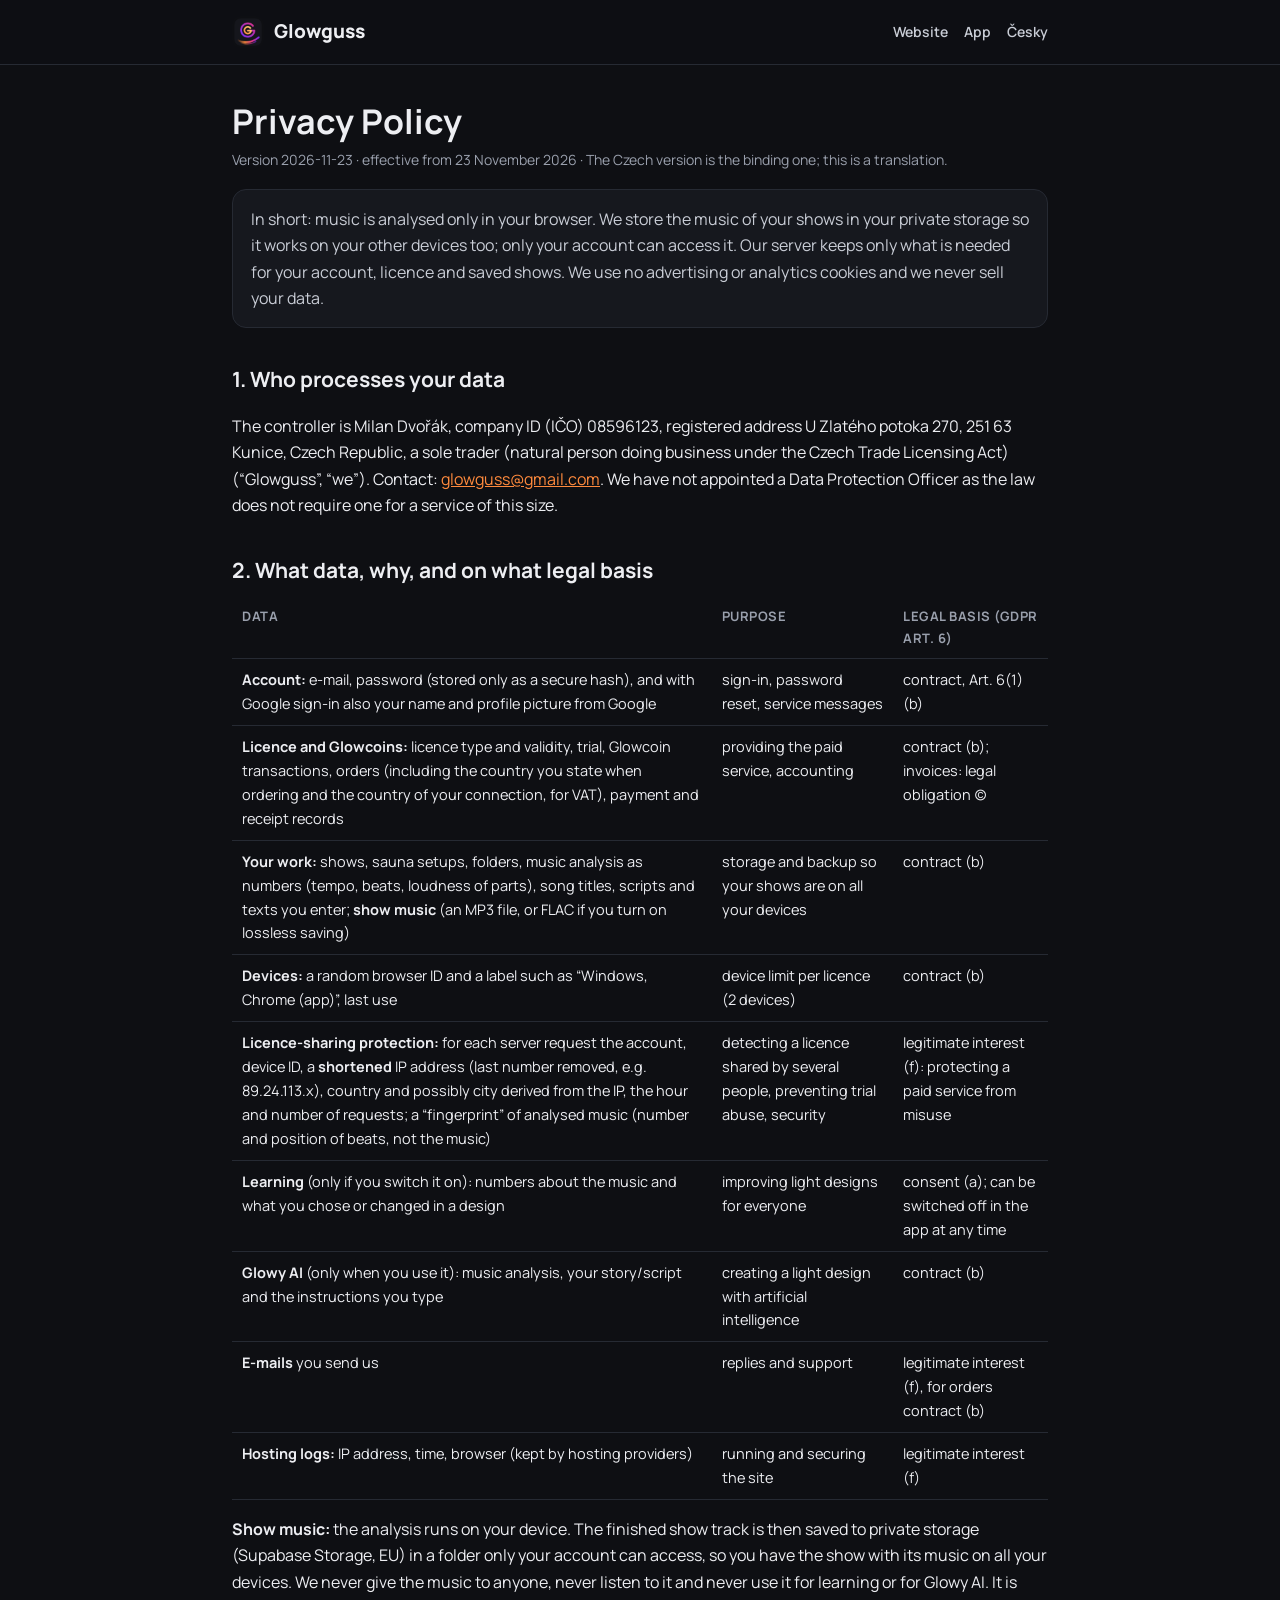
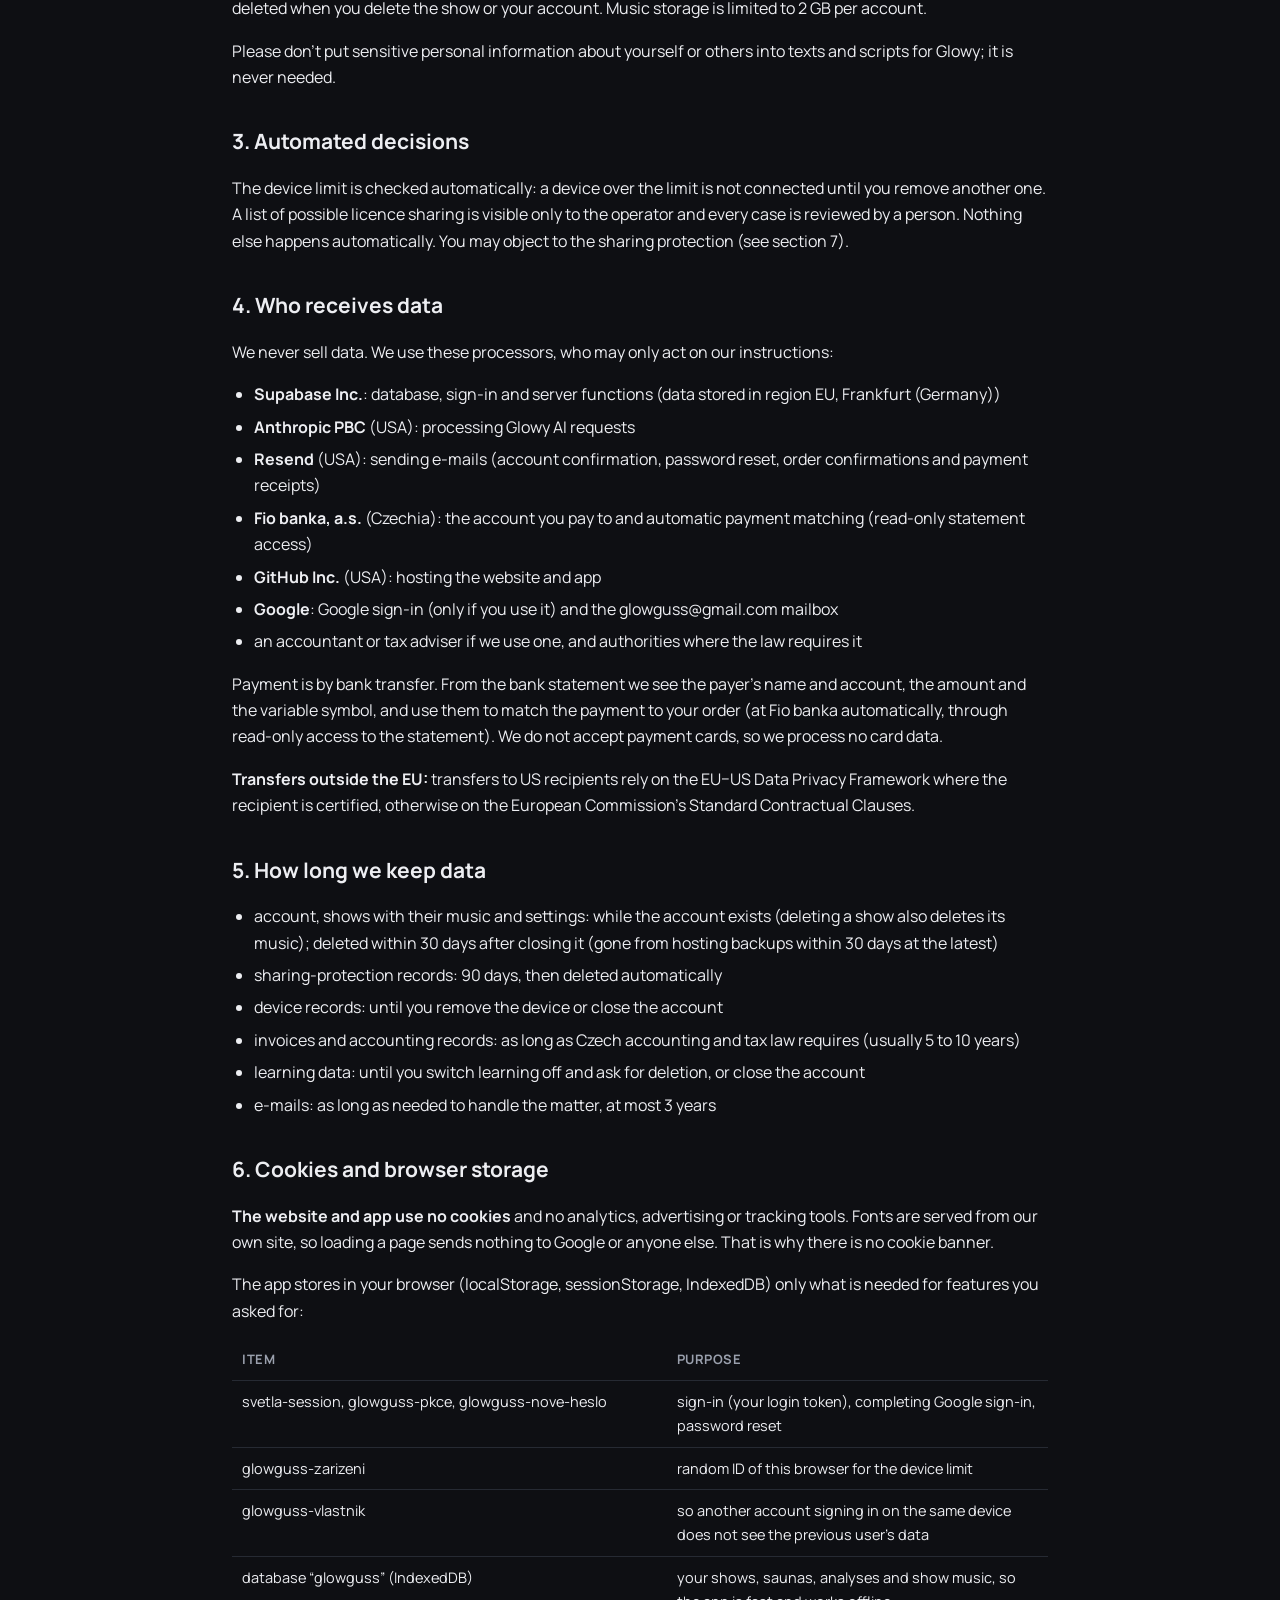
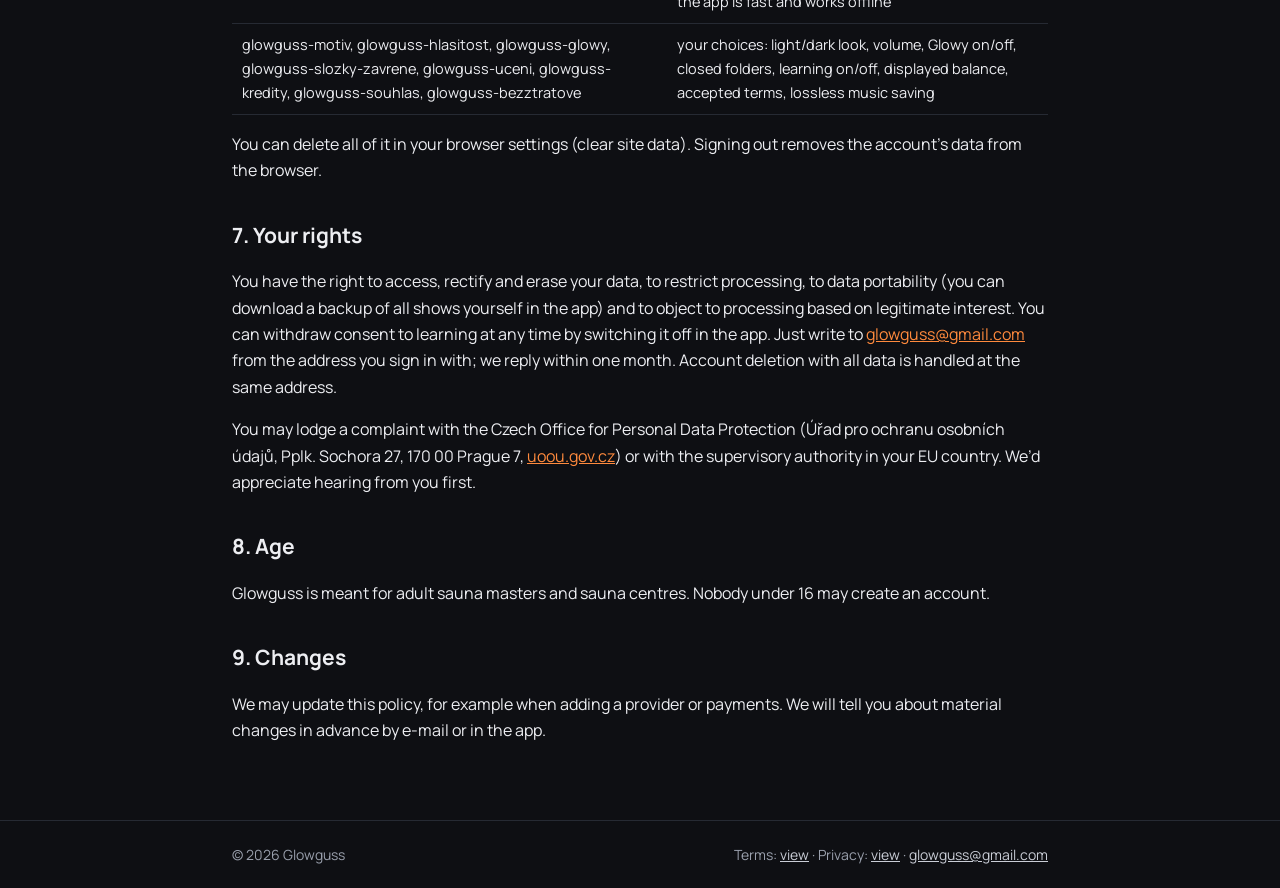
<file: docs/web/privacy.html>
<!DOCTYPE html>
<html lang="en"><head><meta charset="utf-8"><meta name="viewport" content="width=device-width,initial-scale=1">
<title>Privacy Policy · Glowguss</title><link rel="icon" href="../ikona.png"><link rel="stylesheet" href="../fonty/fonty.css">
<style>
:root{--bg:#0E0F13;--panel:#16181E;--line:#262A33;--fg:#EDEEF2;--fg2:#C9CDD6;--muted:#9AA0AD;--accent:#FF8A3D}
*{box-sizing:border-box}html,body{overflow-x:clip}
body{margin:0;background:var(--bg);color:var(--fg);font-family:"Manrope",system-ui,-apple-system,"Segoe UI",sans-serif;font-size:16px;line-height:1.65}
a{color:var(--accent)}
.wrap{max-width:860px;margin:0 auto;padding:0 22px}
header{border-bottom:1px solid var(--line);background:rgba(14,15,19,.9)}
header .wrap{display:flex;align-items:center;gap:16px;height:64px}
.brand{display:flex;align-items:center;gap:10px;font-weight:800;font-size:19px;text-decoration:none;color:var(--fg)}
.brand img{width:32px;height:32px;border-radius:8px}
header nav{margin-left:auto;display:flex;gap:16px;font-weight:600;font-size:14px}
header nav a{color:var(--fg2);text-decoration:none}header nav a:hover{color:var(--fg)}
main{padding:36px 0 60px}
h1{font-size:34px;line-height:1.2;margin:0 0 6px}
h2{font-size:21px;margin:34px 0 8px}
.ver{color:var(--muted);font-size:14px;margin:0 0 18px}
.lead{background:var(--panel);border:1px solid var(--line);border-radius:14px;padding:16px 18px;color:var(--fg2)}
ul{padding-left:22px}li{margin:6px 0}
table{width:100%;border-collapse:collapse;font-size:14.5px;margin:10px 0;display:block;overflow-x:auto}
th,td{text-align:left;vertical-align:top;border-bottom:1px solid var(--line);padding:9px 10px}
th{color:var(--muted);font-weight:700;font-size:13px;text-transform:uppercase;letter-spacing:.04em}
mark.d{background:#5a3a00;color:#FFD27A;border-radius:4px;padding:0 4px}
footer{border-top:1px solid var(--line);padding:22px 0;color:var(--muted);font-size:14px}
footer .wrap{display:flex;flex-wrap:wrap;gap:8px 18px;justify-content:space-between}
footer a{color:var(--fg2)}
</style></head><body>
<header><div class="wrap"><a class="brand" href="../en.html"><img src="../ikona192.png" alt=""><span>Glowguss</span></a>
<nav><a href="../en.html">Website</a><a href="../app/">App</a><a href="soukromi.html" lang="cs">Česky</a></nav></div></header>
<main><div class="wrap">
<h1>Privacy Policy</h1>
<p class="ver">Version 2026-11-23 · effective from 23 November 2026 · The Czech version is the binding one; this is a translation.</p>
<p class="lead">In short: music is analysed only in your browser. We store the music of your shows in your private storage so it works on your other devices too; only your account can access it. Our server keeps only what is needed for your account, licence and saved shows. We use no advertising or analytics cookies and we never sell your data.</p>

<h2>1. Who processes your data</h2>
<p>The controller is Milan Dvořák, company ID (IČO) 08596123, registered address U Zlatého potoka 270, 251 63 Kunice, Czech Republic, a sole trader (natural person doing business under the Czech Trade Licensing Act) (“Glowguss”, “we”). Contact: <a href="mailto:glowguss@gmail.com">glowguss@gmail.com</a>. We have not appointed a Data Protection Officer as the law does not require one for a service of this size.</p>

<h2>2. What data, why, and on what legal basis</h2>
<table>
<tr><th>Data</th><th>Purpose</th><th>Legal basis (GDPR Art. 6)</th></tr>
<tr><td><b>Account:</b> e-mail, password (stored only as a secure hash), and with Google sign-in also your name and profile picture from Google</td><td>sign-in, password reset, service messages</td><td>contract, Art. 6(1)(b)</td></tr>
<tr><td><b>Licence and Glowcoins:</b> licence type and validity, trial, Glowcoin transactions, orders (including the country you state when ordering and the country of your connection, for VAT), payment and receipt records</td><td>providing the paid service, accounting</td><td>contract (b); invoices: legal obligation (c)</td></tr>
<tr><td><b>Your work:</b> shows, sauna setups, folders, music analysis as numbers (tempo, beats, loudness of parts), song titles, scripts and texts you enter; <b>show music</b> (an MP3 file, or FLAC if you turn on lossless saving)</td><td>storage and backup so your shows are on all your devices</td><td>contract (b)</td></tr>
<tr><td><b>Devices:</b> a random browser ID and a label such as “Windows, Chrome (app)”, last use</td><td>device limit per licence (2 devices)</td><td>contract (b)</td></tr>
<tr><td><b>Licence-sharing protection:</b> for each server request the account, device ID, a <b>shortened</b> IP address (last number removed, e.g. 89.24.113.x), country and possibly city derived from the IP, the hour and number of requests; a “fingerprint” of analysed music (number and position of beats, not the music)</td><td>detecting a licence shared by several people, preventing trial abuse, security</td><td>legitimate interest (f): protecting a paid service from misuse</td></tr>
<tr><td><b>Learning</b> (only if you switch it on): numbers about the music and what you chose or changed in a design</td><td>improving light designs for everyone</td><td>consent (a); can be switched off in the app at any time</td></tr>
<tr><td><b>Glowy AI</b> (only when you use it): music analysis, your story/script and the instructions you type</td><td>creating a light design with artificial intelligence</td><td>contract (b)</td></tr>
<tr><td><b>E-mails</b> you send us</td><td>replies and support</td><td>legitimate interest (f), for orders contract (b)</td></tr>
<tr><td><b>Hosting logs:</b> IP address, time, browser (kept by hosting providers)</td><td>running and securing the site</td><td>legitimate interest (f)</td></tr>
</table>
<p><b>Show music:</b> the analysis runs on your device. The finished show track is then saved to private storage (Supabase Storage, EU) in a folder only your account can access, so you have the show with its music on all your devices. We never give the music to anyone, never listen to it and never use it for learning or for Glowy AI. It is deleted when you delete the show or your account. Music storage is limited to 2 GB per account.</p>
<p>Please don’t put sensitive personal information about yourself or others into texts and scripts for Glowy; it is never needed.</p>

<h2>3. Automated decisions</h2>
<p>The device limit is checked automatically: a device over the limit is not connected until you remove another one. A list of possible licence sharing is visible only to the operator and every case is reviewed by a person. Nothing else happens automatically. You may object to the sharing protection (see section 7).</p>

<h2>4. Who receives data</h2>
<p>We never sell data. We use these processors, who may only act on our instructions:</p>
<ul>
<li><b>Supabase Inc.</b>: database, sign-in and server functions (data stored in region EU, Frankfurt (Germany))</li>
<li><b>Anthropic PBC</b> (USA): processing Glowy AI requests</li>
<li><b>Resend</b> (USA): sending e-mails (account confirmation, password reset, order confirmations and payment receipts)</li>
<li><b>Fio banka, a.s.</b> (Czechia): the account you pay to and automatic payment matching (read-only statement access)</li>
<li><b>GitHub Inc.</b> (USA): hosting the website and app</li>
<li><b>Google</b>: Google sign-in (only if you use it) and the glowguss@gmail.com mailbox</li>
<li>an accountant or tax adviser if we use one, and authorities where the law requires it</li>
</ul>
<p>Payment is by bank transfer. From the bank statement we see the payer's name and account, the amount and the variable symbol, and use them to match the payment to your order (at Fio banka automatically, through read-only access to the statement). We do not accept payment cards, so we process no card data.</p>
<p><b>Transfers outside the EU:</b> transfers to US recipients rely on the EU–US Data Privacy Framework where the recipient is certified, otherwise on the European Commission’s Standard Contractual Clauses.</p>

<h2>5. How long we keep data</h2>
<ul>
<li>account, shows with their music and settings: while the account exists (deleting a show also deletes its music); deleted within 30 days after closing it (gone from hosting backups within 30 days at the latest)</li>
<li>sharing-protection records: 90 days, then deleted automatically</li>
<li>device records: until you remove the device or close the account</li>
<li>invoices and accounting records: as long as Czech accounting and tax law requires (usually 5 to 10 years)</li>
<li>learning data: until you switch learning off and ask for deletion, or close the account</li>
<li>e-mails: as long as needed to handle the matter, at most 3 years</li>
</ul>

<h2 id="cookies">6. Cookies and browser storage</h2>
<p><b>The website and app use no cookies</b> and no analytics, advertising or tracking tools. Fonts are served from our own site, so loading a page sends nothing to Google or anyone else. That is why there is no cookie banner.</p>
<p>The app stores in your browser (localStorage, sessionStorage, IndexedDB) only what is needed for features you asked for:</p>
<table>
<tr><th>Item</th><th>Purpose</th></tr>
<tr><td>svetla-session, glowguss-pkce, glowguss-nove-heslo</td><td>sign-in (your login token), completing Google sign-in, password reset</td></tr>
<tr><td>glowguss-zarizeni</td><td>random ID of this browser for the device limit</td></tr>
<tr><td>glowguss-vlastnik</td><td>so another account signing in on the same device does not see the previous user’s data</td></tr>
<tr><td>database “glowguss” (IndexedDB)</td><td>your shows, saunas, analyses and show music, so the app is fast and works offline</td></tr>
<tr><td>glowguss-motiv, glowguss-hlasitost, glowguss-glowy, glowguss-slozky-zavrene, glowguss-uceni, glowguss-kredity, glowguss-souhlas, glowguss-bezztratove</td><td>your choices: light/dark look, volume, Glowy on/off, closed folders, learning on/off, displayed balance, accepted terms, lossless music saving</td></tr>
</table>
<p>You can delete all of it in your browser settings (clear site data). Signing out removes the account’s data from the browser.</p>

<h2>7. Your rights</h2>
<p>You have the right to access, rectify and erase your data, to restrict processing, to data portability (you can download a backup of all shows yourself in the app) and to object to processing based on legitimate interest. You can withdraw consent to learning at any time by switching it off in the app. Just write to <a href="mailto:glowguss@gmail.com">glowguss@gmail.com</a> from the address you sign in with; we reply within one month. Account deletion with all data is handled at the same address.</p>
<p>You may lodge a complaint with the Czech Office for Personal Data Protection (Úřad pro ochranu osobních údajů, Pplk. Sochora 27, 170 00 Prague 7, <a href="https://uoou.gov.cz" target="_blank" rel="noopener">uoou.gov.cz</a>) or with the supervisory authority in your EU country. We’d appreciate hearing from you first.</p>

<h2>8. Age</h2>
<p>Glowguss is meant for adult sauna masters and sauna centres. Nobody under 16 may create an account.</p>

<h2>9. Changes</h2>
<p>We may update this policy, for example when adding a provider or payments. We will tell you about material changes in advance by e-mail or in the app.</p>
</div></main>
<footer><div class="wrap"><span>© 2026 Glowguss</span><span>Terms: <a href="terms.html">view</a> · Privacy: <a href="privacy.html">view</a> · <a href="mailto:glowguss@gmail.com">glowguss@gmail.com</a></span></div></footer>
</body></html>
</file>
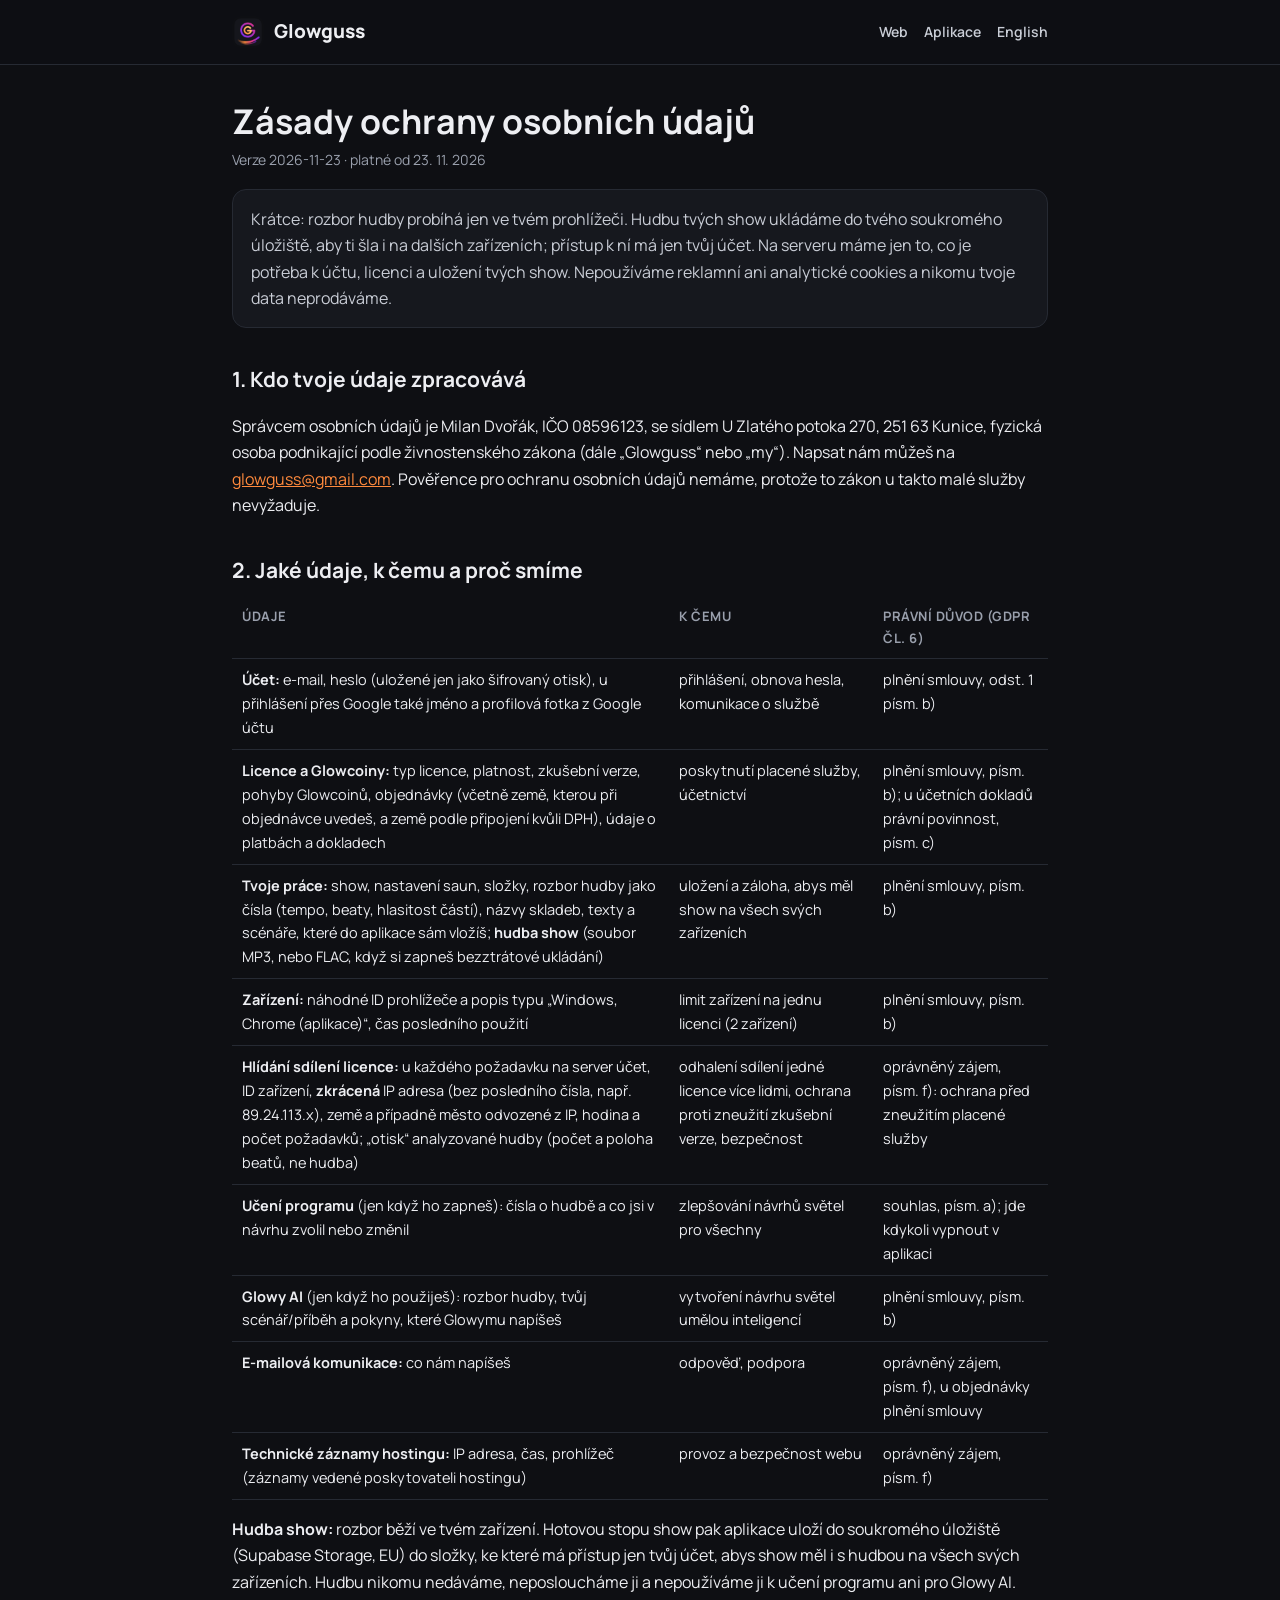
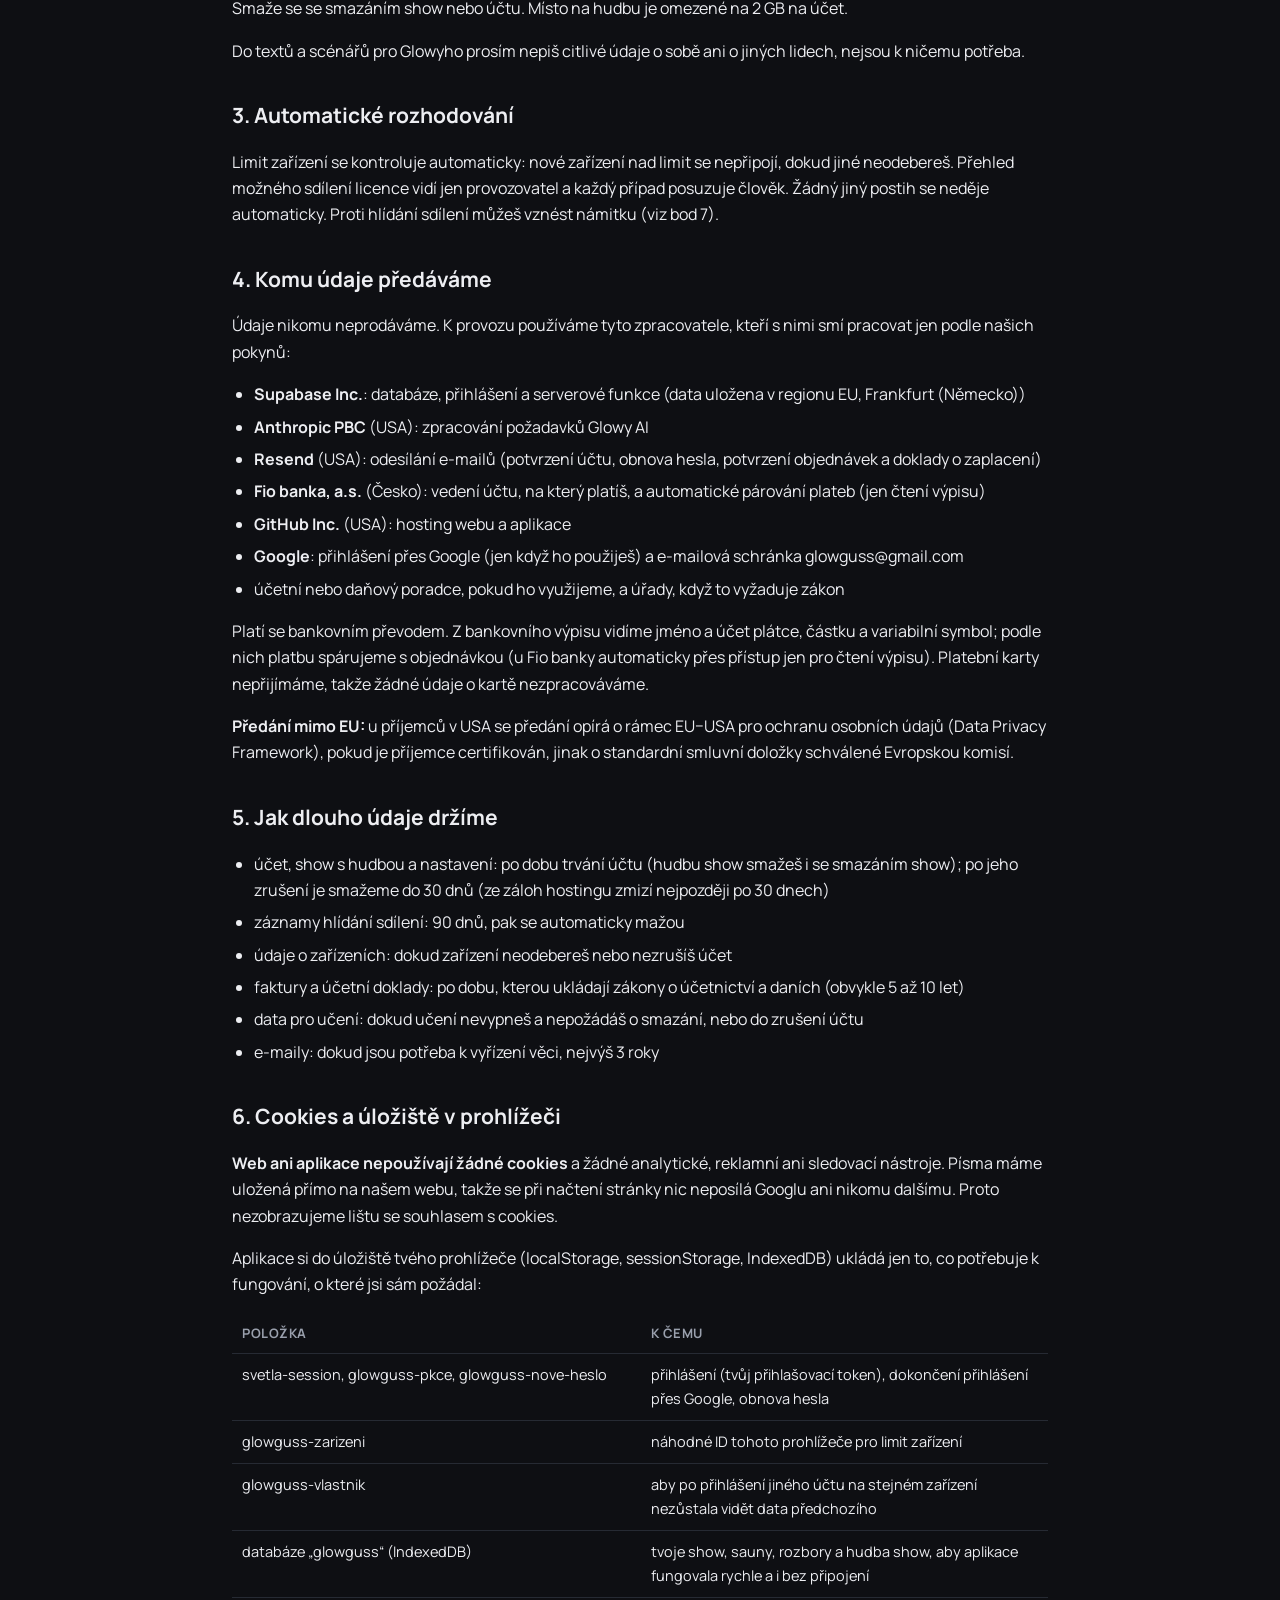
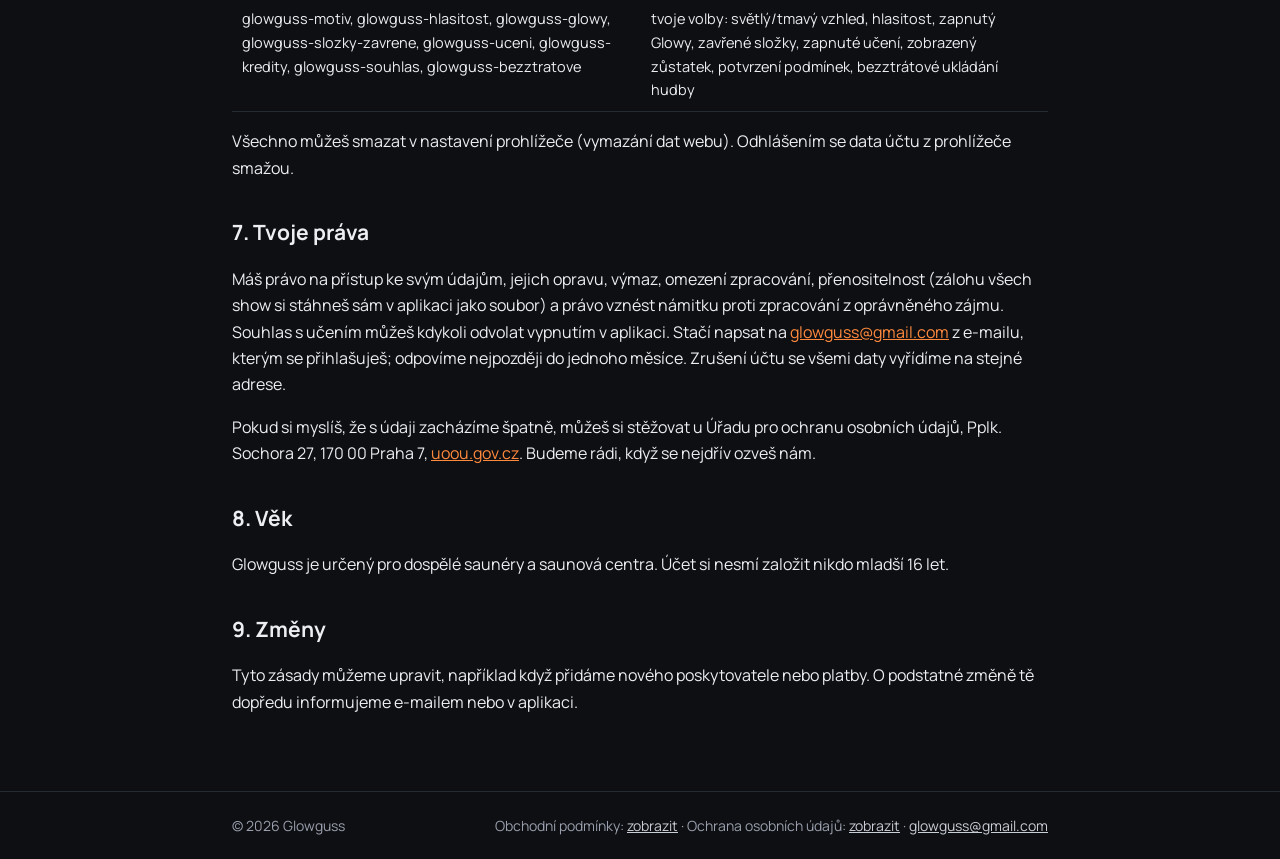
<file: docs/web/soukromi.html>
<!DOCTYPE html>
<html lang="cs"><head><meta charset="utf-8"><meta name="viewport" content="width=device-width,initial-scale=1">
<title>Zásady ochrany osobních údajů · Glowguss</title><link rel="icon" href="../ikona.png"><link rel="stylesheet" href="../fonty/fonty.css">
<style>
:root{--bg:#0E0F13;--panel:#16181E;--line:#262A33;--fg:#EDEEF2;--fg2:#C9CDD6;--muted:#9AA0AD;--accent:#FF8A3D}
*{box-sizing:border-box}html,body{overflow-x:clip}
body{margin:0;background:var(--bg);color:var(--fg);font-family:"Manrope",system-ui,-apple-system,"Segoe UI",sans-serif;font-size:16px;line-height:1.65}
a{color:var(--accent)}
.wrap{max-width:860px;margin:0 auto;padding:0 22px}
header{border-bottom:1px solid var(--line);background:rgba(14,15,19,.9)}
header .wrap{display:flex;align-items:center;gap:16px;height:64px}
.brand{display:flex;align-items:center;gap:10px;font-weight:800;font-size:19px;text-decoration:none;color:var(--fg)}
.brand img{width:32px;height:32px;border-radius:8px}
header nav{margin-left:auto;display:flex;gap:16px;font-weight:600;font-size:14px}
header nav a{color:var(--fg2);text-decoration:none}header nav a:hover{color:var(--fg)}
main{padding:36px 0 60px}
h1{font-size:34px;line-height:1.2;margin:0 0 6px}
h2{font-size:21px;margin:34px 0 8px}
.ver{color:var(--muted);font-size:14px;margin:0 0 18px}
.lead{background:var(--panel);border:1px solid var(--line);border-radius:14px;padding:16px 18px;color:var(--fg2)}
ul{padding-left:22px}li{margin:6px 0}
table{width:100%;border-collapse:collapse;font-size:14.5px;margin:10px 0;display:block;overflow-x:auto}
th,td{text-align:left;vertical-align:top;border-bottom:1px solid var(--line);padding:9px 10px}
th{color:var(--muted);font-weight:700;font-size:13px;text-transform:uppercase;letter-spacing:.04em}
mark.d{background:#5a3a00;color:#FFD27A;border-radius:4px;padding:0 4px}
footer{border-top:1px solid var(--line);padding:22px 0;color:var(--muted);font-size:14px}
footer .wrap{display:flex;flex-wrap:wrap;gap:8px 18px;justify-content:space-between}
footer a{color:var(--fg2)}
</style></head><body>
<header><div class="wrap"><a class="brand" href="../"><img src="../ikona192.png" alt=""><span>Glowguss</span></a>
<nav><a href="../">Web</a><a href="../app/">Aplikace</a><a href="privacy.html" lang="en">English</a></nav></div></header>
<main><div class="wrap">
<h1>Zásady ochrany osobních údajů</h1>
<p class="ver">Verze 2026-11-23 · platné od 23. 11. 2026</p>
<p class="lead">Krátce: rozbor hudby probíhá jen ve tvém prohlížeči. Hudbu tvých show ukládáme do tvého soukromého úložiště, aby ti šla i na dalších zařízeních; přístup k ní má jen tvůj účet. Na serveru máme jen to, co je potřeba k účtu, licenci a uložení tvých show. Nepoužíváme reklamní ani analytické cookies a nikomu tvoje data neprodáváme.</p>

<h2>1. Kdo tvoje údaje zpracovává</h2>
<p>Správcem osobních údajů je Milan Dvořák, IČO 08596123, se sídlem U Zlatého potoka 270, 251 63 Kunice, fyzická osoba podnikající podle živnostenského zákona (dále „Glowguss“ nebo „my“). Napsat nám můžeš na <a href="mailto:glowguss@gmail.com">glowguss@gmail.com</a>. Pověřence pro ochranu osobních údajů nemáme, protože to zákon u takto malé služby nevyžaduje.</p>

<h2>2. Jaké údaje, k čemu a proč smíme</h2>
<table>
<tr><th>Údaje</th><th>K čemu</th><th>Právní důvod (GDPR čl. 6)</th></tr>
<tr><td><b>Účet:</b> e-mail, heslo (uložené jen jako šifrovaný otisk), u přihlášení přes Google také jméno a profilová fotka z Google účtu</td><td>přihlášení, obnova hesla, komunikace o službě</td><td>plnění smlouvy, odst. 1 písm. b)</td></tr>
<tr><td><b>Licence a Glowcoiny:</b> typ licence, platnost, zkušební verze, pohyby Glowcoinů, objednávky (včetně země, kterou při objednávce uvedeš, a země podle připojení kvůli DPH), údaje o platbách a dokladech</td><td>poskytnutí placené služby, účetnictví</td><td>plnění smlouvy, písm. b); u účetních dokladů právní povinnost, písm. c)</td></tr>
<tr><td><b>Tvoje práce:</b> show, nastavení saun, složky, rozbor hudby jako čísla (tempo, beaty, hlasitost částí), názvy skladeb, texty a scénáře, které do aplikace sám vložíš; <b>hudba show</b> (soubor MP3, nebo FLAC, když si zapneš bezztrátové ukládání)</td><td>uložení a záloha, abys měl show na všech svých zařízeních</td><td>plnění smlouvy, písm. b)</td></tr>
<tr><td><b>Zařízení:</b> náhodné ID prohlížeče a popis typu „Windows, Chrome (aplikace)“, čas posledního použití</td><td>limit zařízení na jednu licenci (2 zařízení)</td><td>plnění smlouvy, písm. b)</td></tr>
<tr><td><b>Hlídání sdílení licence:</b> u každého požadavku na server účet, ID zařízení, <b>zkrácená</b> IP adresa (bez posledního čísla, např. 89.24.113.x), země a případně město odvozené z IP, hodina a počet požadavků; „otisk“ analyzované hudby (počet a poloha beatů, ne hudba)</td><td>odhalení sdílení jedné licence více lidmi, ochrana proti zneužití zkušební verze, bezpečnost</td><td>oprávněný zájem, písm. f): ochrana před zneužitím placené služby</td></tr>
<tr><td><b>Učení programu</b> (jen když ho zapneš): čísla o hudbě a co jsi v návrhu zvolil nebo změnil</td><td>zlepšování návrhů světel pro všechny</td><td>souhlas, písm. a); jde kdykoli vypnout v aplikaci</td></tr>
<tr><td><b>Glowy AI</b> (jen když ho použiješ): rozbor hudby, tvůj scénář/příběh a pokyny, které Glowymu napíšeš</td><td>vytvoření návrhu světel umělou inteligencí</td><td>plnění smlouvy, písm. b)</td></tr>
<tr><td><b>E-mailová komunikace:</b> co nám napíšeš</td><td>odpověď, podpora</td><td>oprávněný zájem, písm. f), u objednávky plnění smlouvy</td></tr>
<tr><td><b>Technické záznamy hostingu:</b> IP adresa, čas, prohlížeč (záznamy vedené poskytovateli hostingu)</td><td>provoz a bezpečnost webu</td><td>oprávněný zájem, písm. f)</td></tr>
</table>
<p><b>Hudba show:</b> rozbor běží ve tvém zařízení. Hotovou stopu show pak aplikace uloží do soukromého úložiště (Supabase Storage, EU) do složky, ke které má přístup jen tvůj účet, abys show měl i s hudbou na všech svých zařízeních. Hudbu nikomu nedáváme, neposloucháme ji a nepoužíváme ji k učení programu ani pro Glowy AI. Smaže se se smazáním show nebo účtu. Místo na hudbu je omezené na 2 GB na účet.</p>
<p>Do textů a scénářů pro Glowyho prosím nepiš citlivé údaje o sobě ani o jiných lidech, nejsou k ničemu potřeba.</p>

<h2>3. Automatické rozhodování</h2>
<p>Limit zařízení se kontroluje automaticky: nové zařízení nad limit se nepřipojí, dokud jiné neodebereš. Přehled možného sdílení licence vidí jen provozovatel a každý případ posuzuje člověk. Žádný jiný postih se neděje automaticky. Proti hlídání sdílení můžeš vznést námitku (viz bod 7).</p>

<h2>4. Komu údaje předáváme</h2>
<p>Údaje nikomu neprodáváme. K provozu používáme tyto zpracovatele, kteří s nimi smí pracovat jen podle našich pokynů:</p>
<ul>
<li><b>Supabase Inc.</b>: databáze, přihlášení a serverové funkce (data uložena v regionu EU, Frankfurt (Německo))</li>
<li><b>Anthropic PBC</b> (USA): zpracování požadavků Glowy AI</li>
<li><b>Resend</b> (USA): odesílání e-mailů (potvrzení účtu, obnova hesla, potvrzení objednávek a doklady o zaplacení)</li>
<li><b>Fio banka, a.s.</b> (Česko): vedení účtu, na který platíš, a automatické párování plateb (jen čtení výpisu)</li>
<li><b>GitHub Inc.</b> (USA): hosting webu a aplikace</li>
<li><b>Google</b>: přihlášení přes Google (jen když ho použiješ) a e-mailová schránka glowguss@gmail.com</li>
<li>účetní nebo daňový poradce, pokud ho využijeme, a úřady, když to vyžaduje zákon</li>
</ul>
<p>Platí se bankovním převodem. Z bankovního výpisu vidíme jméno a účet plátce, částku a variabilní symbol; podle nich platbu spárujeme s objednávkou (u Fio banky automaticky přes přístup jen pro čtení výpisu). Platební karty nepřijímáme, takže žádné údaje o kartě nezpracováváme.</p>
<p><b>Předání mimo EU:</b> u příjemců v USA se předání opírá o rámec EU–USA pro ochranu osobních údajů (Data Privacy Framework), pokud je příjemce certifikován, jinak o standardní smluvní doložky schválené Evropskou komisí.</p>

<h2>5. Jak dlouho údaje držíme</h2>
<ul>
<li>účet, show s hudbou a nastavení: po dobu trvání účtu (hudbu show smažeš i se smazáním show); po jeho zrušení je smažeme do 30 dnů (ze záloh hostingu zmizí nejpozději po 30 dnech)</li>
<li>záznamy hlídání sdílení: 90 dnů, pak se automaticky mažou</li>
<li>údaje o zařízeních: dokud zařízení neodebereš nebo nezrušíš účet</li>
<li>faktury a účetní doklady: po dobu, kterou ukládají zákony o účetnictví a daních (obvykle 5 až 10 let)</li>
<li>data pro učení: dokud učení nevypneš a nepožádáš o smazání, nebo do zrušení účtu</li>
<li>e-maily: dokud jsou potřeba k vyřízení věci, nejvýš 3 roky</li>
</ul>

<h2 id="cookies">6. Cookies a úložiště v prohlížeči</h2>
<p><b>Web ani aplikace nepoužívají žádné cookies</b> a žádné analytické, reklamní ani sledovací nástroje. Písma máme uložená přímo na našem webu, takže se při načtení stránky nic neposílá Googlu ani nikomu dalšímu. Proto nezobrazujeme lištu se souhlasem s cookies.</p>
<p>Aplikace si do úložiště tvého prohlížeče (localStorage, sessionStorage, IndexedDB) ukládá jen to, co potřebuje k fungování, o které jsi sám požádal:</p>
<table>
<tr><th>Položka</th><th>K čemu</th></tr>
<tr><td>svetla-session, glowguss-pkce, glowguss-nove-heslo</td><td>přihlášení (tvůj přihlašovací token), dokončení přihlášení přes Google, obnova hesla</td></tr>
<tr><td>glowguss-zarizeni</td><td>náhodné ID tohoto prohlížeče pro limit zařízení</td></tr>
<tr><td>glowguss-vlastnik</td><td>aby po přihlášení jiného účtu na stejném zařízení nezůstala vidět data předchozího</td></tr>
<tr><td>databáze „glowguss“ (IndexedDB)</td><td>tvoje show, sauny, rozbory a hudba show, aby aplikace fungovala rychle a i bez připojení</td></tr>
<tr><td>glowguss-motiv, glowguss-hlasitost, glowguss-glowy, glowguss-slozky-zavrene, glowguss-uceni, glowguss-kredity, glowguss-souhlas, glowguss-bezztratove</td><td>tvoje volby: světlý/tmavý vzhled, hlasitost, zapnutý Glowy, zavřené složky, zapnuté učení, zobrazený zůstatek, potvrzení podmínek, bezztrátové ukládání hudby</td></tr>
</table>
<p>Všechno můžeš smazat v nastavení prohlížeče (vymazání dat webu). Odhlášením se data účtu z prohlížeče smažou.</p>

<h2>7. Tvoje práva</h2>
<p>Máš právo na přístup ke svým údajům, jejich opravu, výmaz, omezení zpracování, přenositelnost (zálohu všech show si stáhneš sám v aplikaci jako soubor) a právo vznést námitku proti zpracování z oprávněného zájmu. Souhlas s učením můžeš kdykoli odvolat vypnutím v aplikaci. Stačí napsat na <a href="mailto:glowguss@gmail.com">glowguss@gmail.com</a> z e-mailu, kterým se přihlašuješ; odpovíme nejpozději do jednoho měsíce. Zrušení účtu se všemi daty vyřídíme na stejné adrese.</p>
<p>Pokud si myslíš, že s údaji zacházíme špatně, můžeš si stěžovat u Úřadu pro ochranu osobních údajů, Pplk. Sochora 27, 170 00 Praha 7, <a href="https://uoou.gov.cz" target="_blank" rel="noopener">uoou.gov.cz</a>. Budeme rádi, když se nejdřív ozveš nám.</p>

<h2>8. Věk</h2>
<p>Glowguss je určený pro dospělé saunéry a saunová centra. Účet si nesmí založit nikdo mladší 16 let.</p>

<h2>9. Změny</h2>
<p>Tyto zásady můžeme upravit, například když přidáme nového poskytovatele nebo platby. O podstatné změně tě dopředu informujeme e-mailem nebo v aplikaci.</p>
</div></main>
<footer><div class="wrap"><span>© 2026 Glowguss</span><span>Obchodní podmínky: <a href="podminky.html">zobrazit</a> · Ochrana osobních údajů: <a href="soukromi.html">zobrazit</a> · <a href="mailto:glowguss@gmail.com">glowguss@gmail.com</a></span></div></footer>
</body></html>
</file>
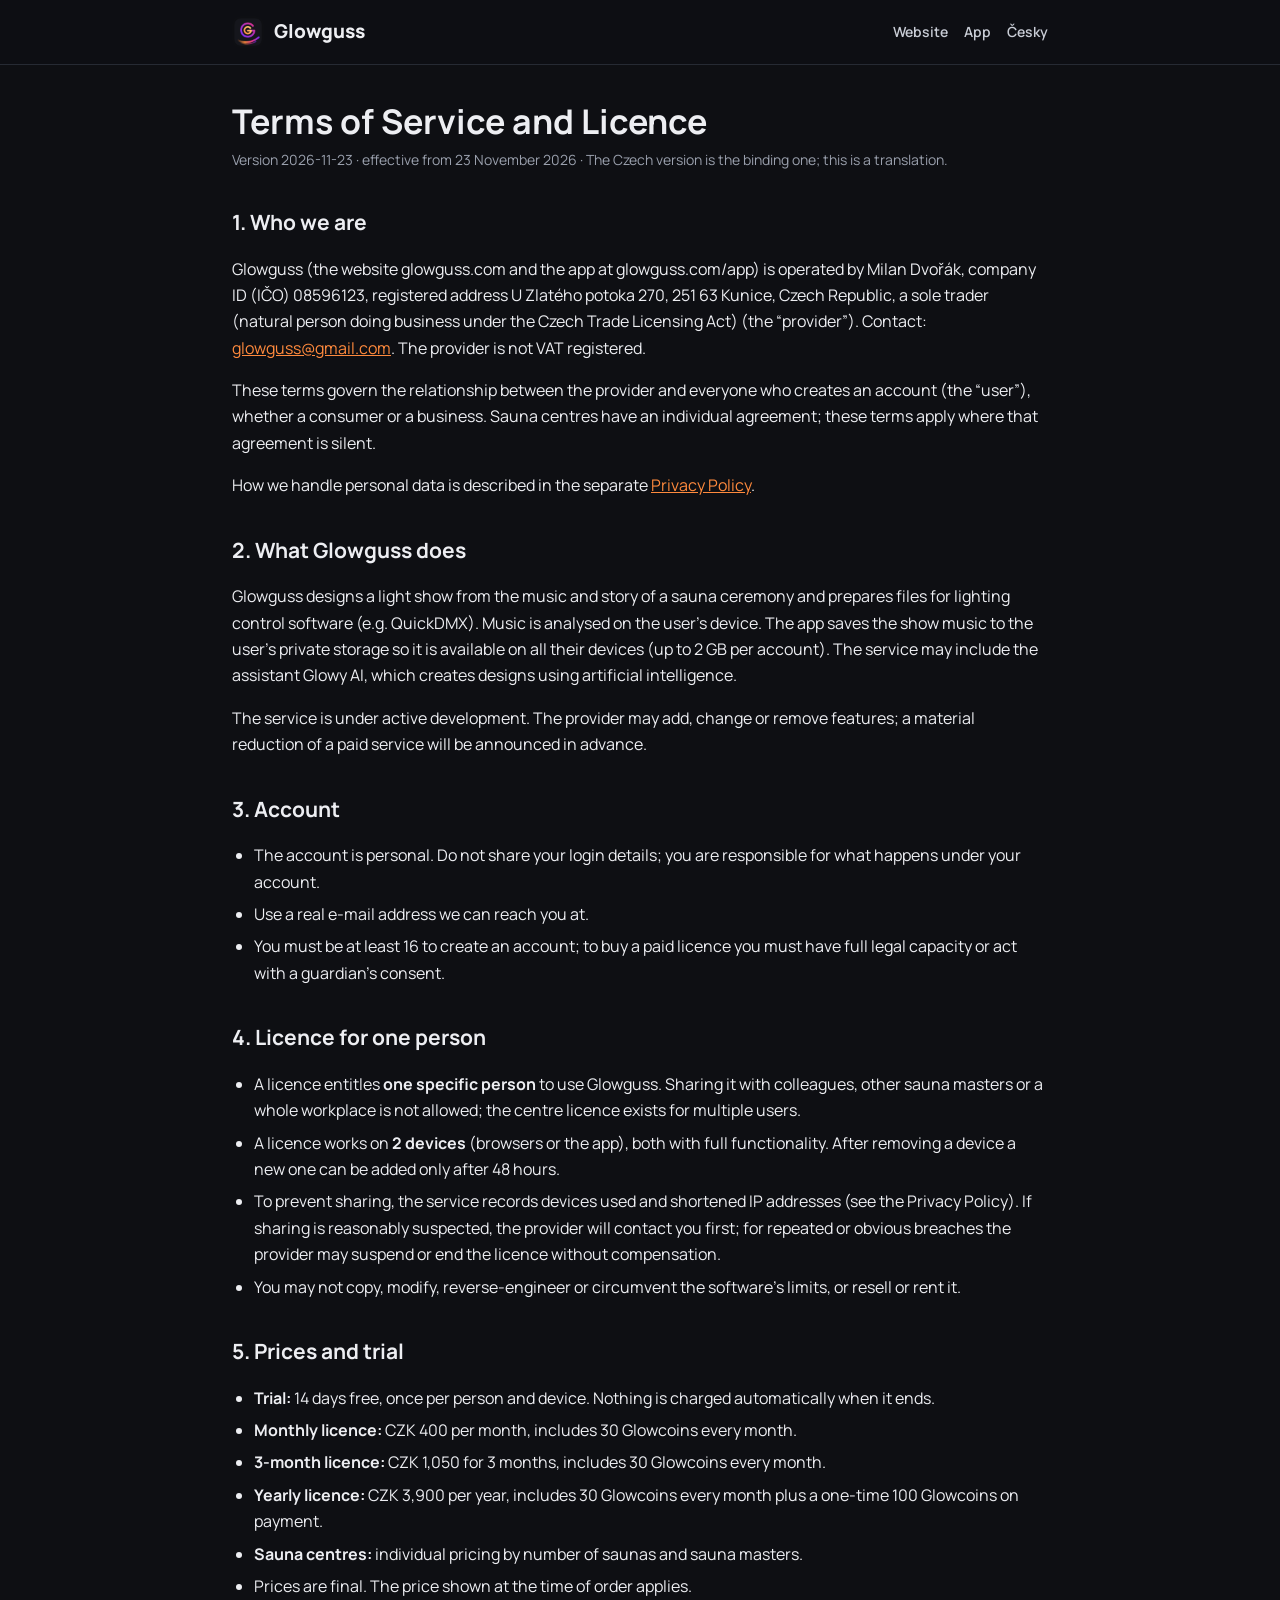
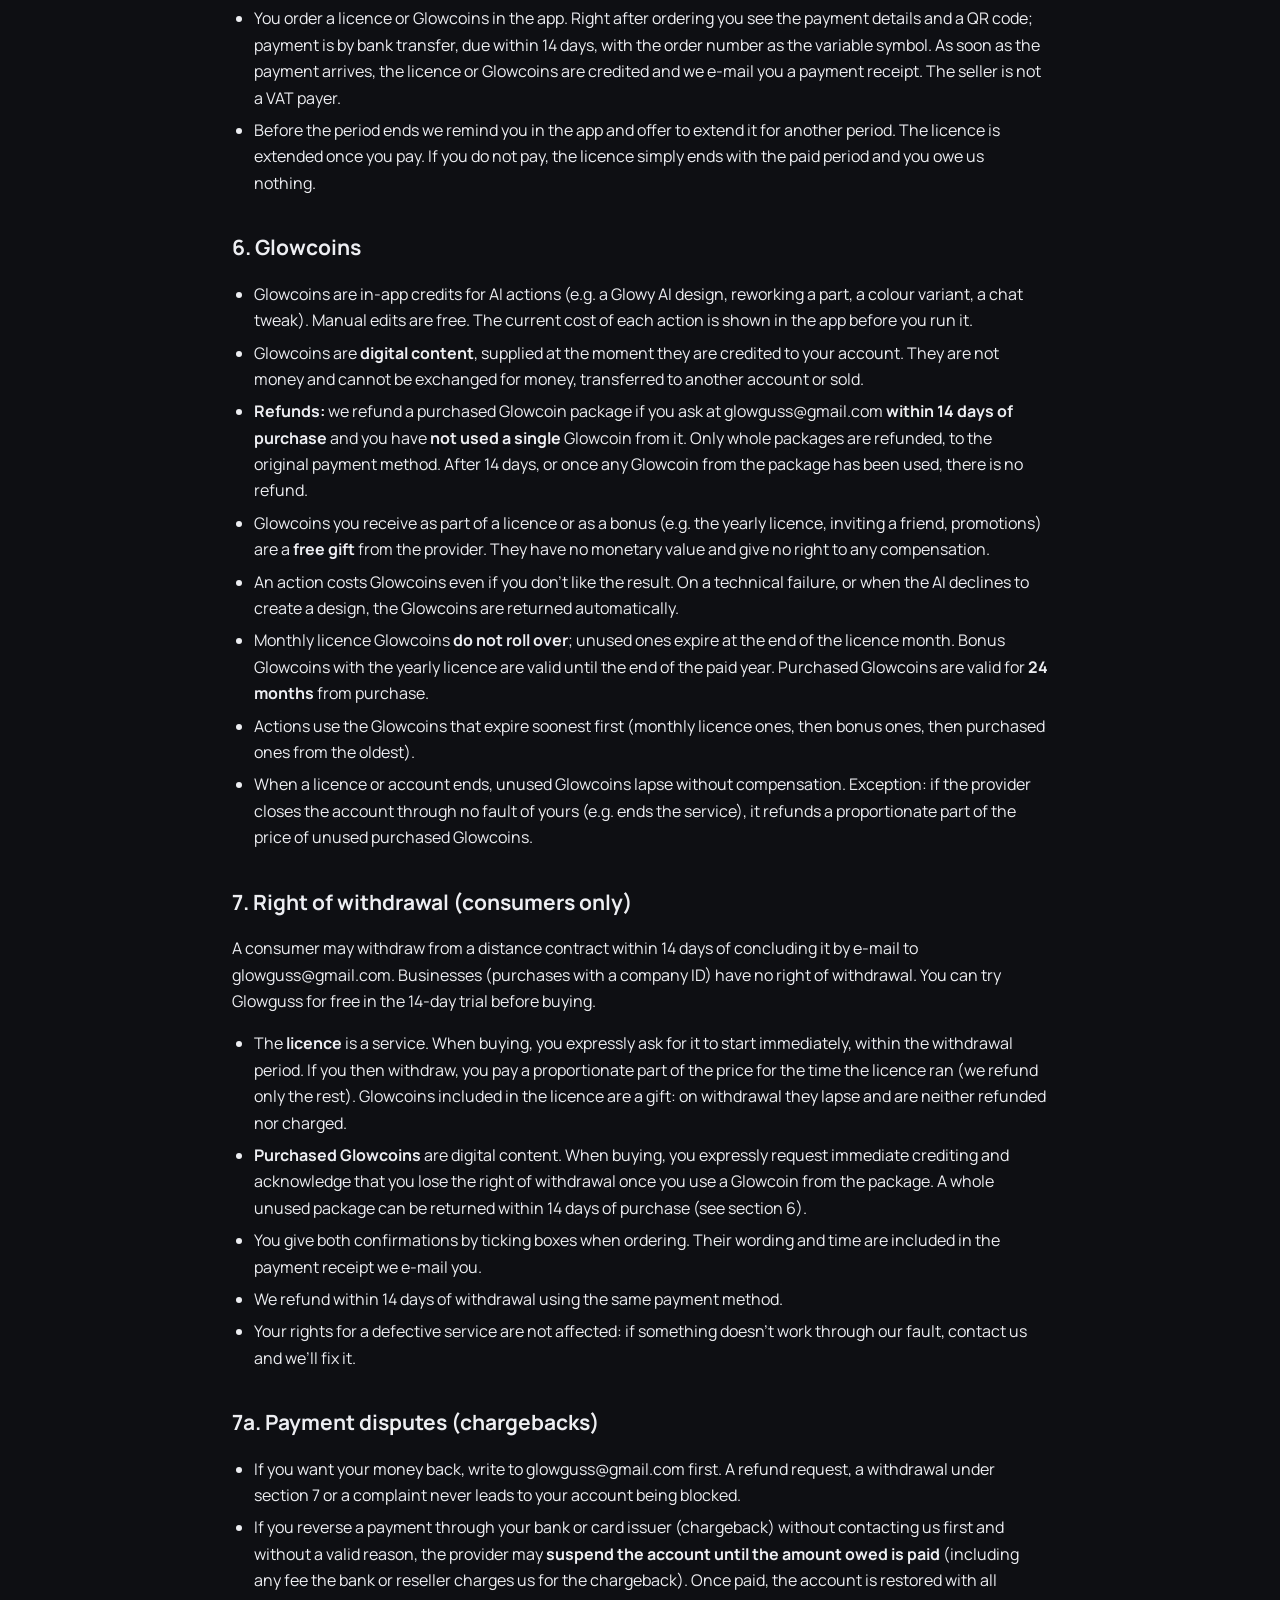
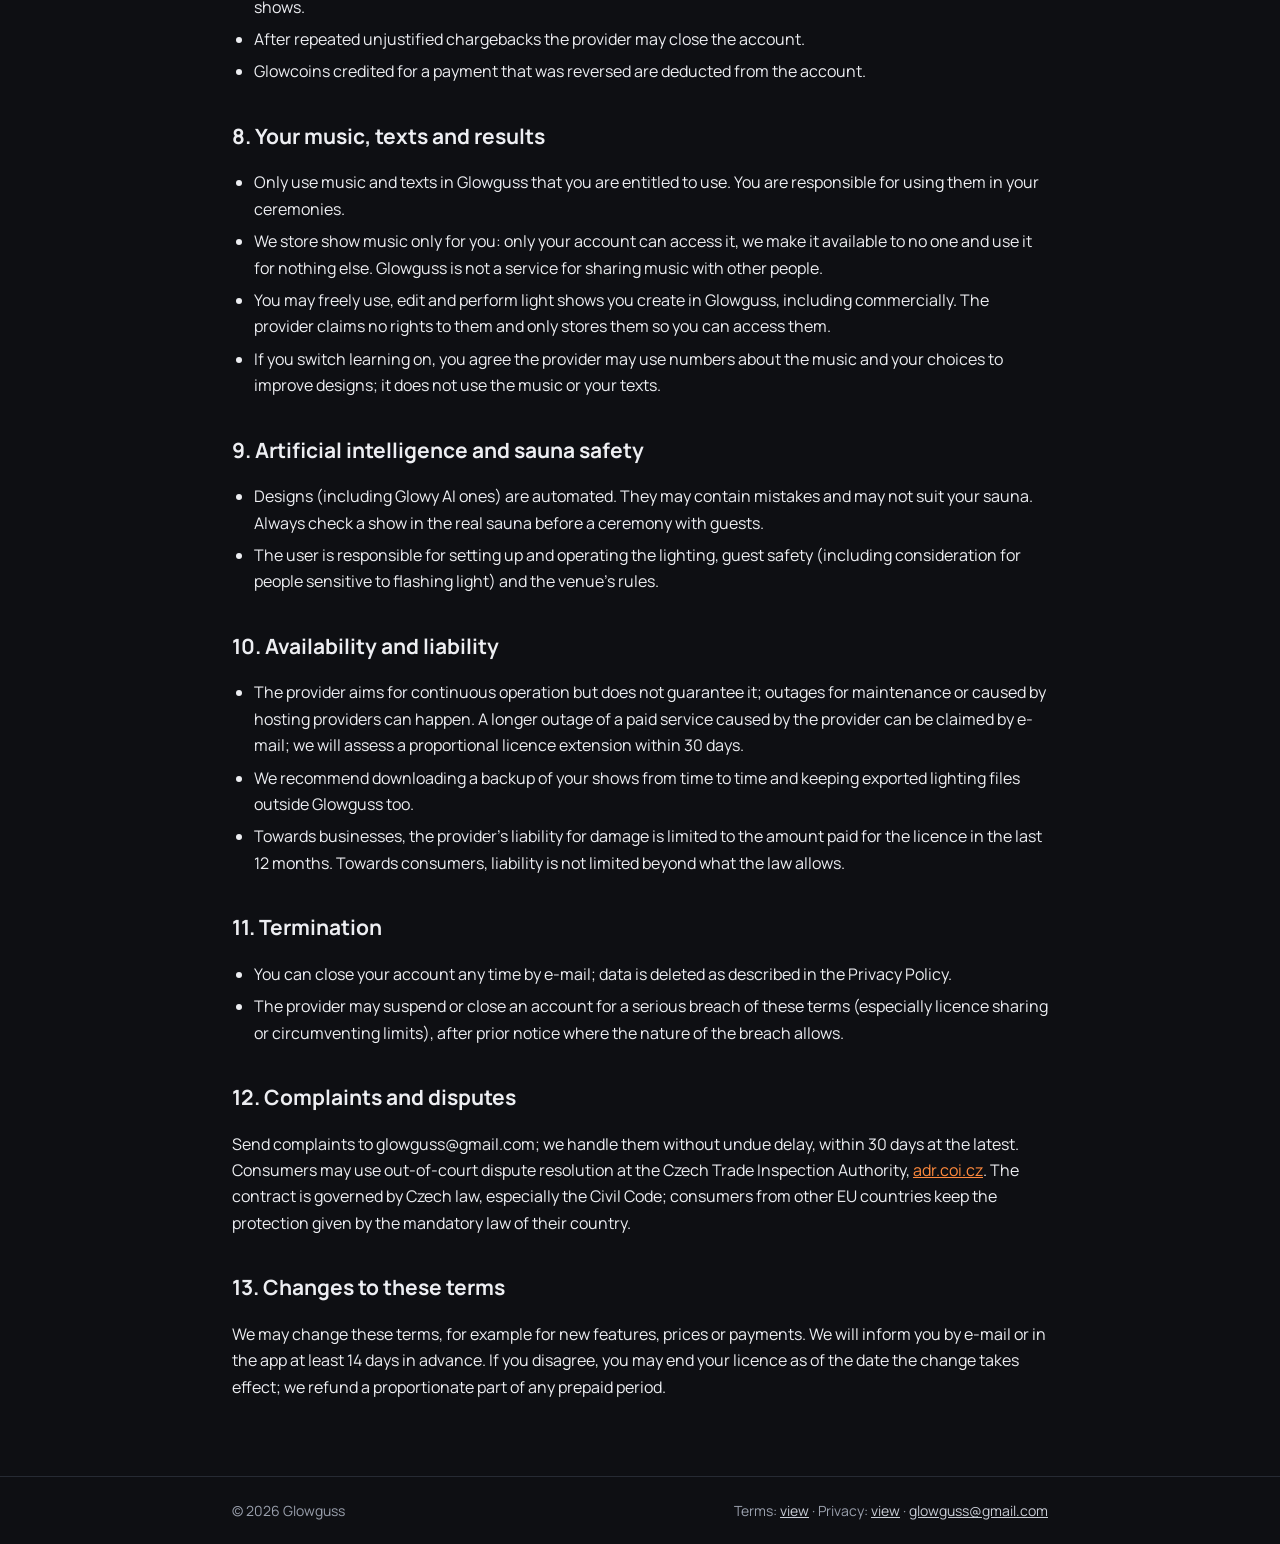
<file: docs/web/terms.html>
<!DOCTYPE html>
<html lang="en"><head><meta charset="utf-8"><meta name="viewport" content="width=device-width,initial-scale=1">
<title>Terms of Service · Glowguss</title><link rel="icon" href="../ikona.png"><link rel="stylesheet" href="../fonty/fonty.css">
<style>
:root{--bg:#0E0F13;--panel:#16181E;--line:#262A33;--fg:#EDEEF2;--fg2:#C9CDD6;--muted:#9AA0AD;--accent:#FF8A3D}
*{box-sizing:border-box}html,body{overflow-x:clip}
body{margin:0;background:var(--bg);color:var(--fg);font-family:"Manrope",system-ui,-apple-system,"Segoe UI",sans-serif;font-size:16px;line-height:1.65}
a{color:var(--accent)}
.wrap{max-width:860px;margin:0 auto;padding:0 22px}
header{border-bottom:1px solid var(--line);background:rgba(14,15,19,.9)}
header .wrap{display:flex;align-items:center;gap:16px;height:64px}
.brand{display:flex;align-items:center;gap:10px;font-weight:800;font-size:19px;text-decoration:none;color:var(--fg)}
.brand img{width:32px;height:32px;border-radius:8px}
header nav{margin-left:auto;display:flex;gap:16px;font-weight:600;font-size:14px}
header nav a{color:var(--fg2);text-decoration:none}header nav a:hover{color:var(--fg)}
main{padding:36px 0 60px}
h1{font-size:34px;line-height:1.2;margin:0 0 6px}
h2{font-size:21px;margin:34px 0 8px}
.ver{color:var(--muted);font-size:14px;margin:0 0 18px}
.lead{background:var(--panel);border:1px solid var(--line);border-radius:14px;padding:16px 18px;color:var(--fg2)}
ul{padding-left:22px}li{margin:6px 0}
table{width:100%;border-collapse:collapse;font-size:14.5px;margin:10px 0;display:block;overflow-x:auto}
th,td{text-align:left;vertical-align:top;border-bottom:1px solid var(--line);padding:9px 10px}
th{color:var(--muted);font-weight:700;font-size:13px;text-transform:uppercase;letter-spacing:.04em}
mark.d{background:#5a3a00;color:#FFD27A;border-radius:4px;padding:0 4px}
footer{border-top:1px solid var(--line);padding:22px 0;color:var(--muted);font-size:14px}
footer .wrap{display:flex;flex-wrap:wrap;gap:8px 18px;justify-content:space-between}
footer a{color:var(--fg2)}
</style></head><body>
<header><div class="wrap"><a class="brand" href="../en.html"><img src="../ikona192.png" alt=""><span>Glowguss</span></a>
<nav><a href="../en.html">Website</a><a href="../app/">App</a><a href="podminky.html" lang="cs">Česky</a></nav></div></header>
<main><div class="wrap">
<h1>Terms of Service and Licence</h1>
<p class="ver">Version 2026-11-23 · effective from 23 November 2026 · The Czech version is the binding one; this is a translation.</p>

<h2>1. Who we are</h2>
<p>Glowguss (the website glowguss.com and the app at glowguss.com/app) is operated by Milan Dvořák, company ID (IČO) 08596123, registered address U Zlatého potoka 270, 251 63 Kunice, Czech Republic, a sole trader (natural person doing business under the Czech Trade Licensing Act) (the “provider”). Contact: <a href="mailto:glowguss@gmail.com">glowguss@gmail.com</a>. The provider is not VAT registered.</p>
<p>These terms govern the relationship between the provider and everyone who creates an account (the “user”), whether a consumer or a business. Sauna centres have an individual agreement; these terms apply where that agreement is silent.</p>
<p>How we handle personal data is described in the separate <a href="privacy.html">Privacy Policy</a>.</p>

<h2>2. What Glowguss does</h2>
<p>Glowguss designs a light show from the music and story of a sauna ceremony and prepares files for lighting control software (e.g. QuickDMX). Music is analysed on the user’s device. The app saves the show music to the user’s private storage so it is available on all their devices (up to 2 GB per account). The service may include the assistant Glowy AI, which creates designs using artificial intelligence.</p>
<p>The service is under active development. The provider may add, change or remove features; a material reduction of a paid service will be announced in advance.</p>

<h2>3. Account</h2>
<ul>
<li>The account is personal. Do not share your login details; you are responsible for what happens under your account.</li>
<li>Use a real e-mail address we can reach you at.</li>
<li>You must be at least 16 to create an account; to buy a paid licence you must have full legal capacity or act with a guardian’s consent.</li>
</ul>

<h2>4. Licence for one person</h2>
<ul>
<li>A licence entitles <b>one specific person</b> to use Glowguss. Sharing it with colleagues, other sauna masters or a whole workplace is not allowed; the centre licence exists for multiple users.</li>
<li>A licence works on <b>2 devices</b> (browsers or the app), both with full functionality. After removing a device a new one can be added only after 48 hours.</li>
<li>To prevent sharing, the service records devices used and shortened IP addresses (see the Privacy Policy). If sharing is reasonably suspected, the provider will contact you first; for repeated or obvious breaches the provider may suspend or end the licence without compensation.</li>
<li>You may not copy, modify, reverse-engineer or circumvent the software’s limits, or resell or rent it.</li>
</ul>

<h2>5. Prices and trial</h2>
<ul>
<li><b>Trial:</b> 14 days free, once per person and device. Nothing is charged automatically when it ends.</li>
<li><b>Monthly licence:</b> CZK 400 per month, includes 30 Glowcoins every month.</li>
<li><b>3-month licence:</b> CZK 1,050 for 3 months, includes 30 Glowcoins every month.</li>
<li><b>Yearly licence:</b> CZK 3,900 per year, includes 30 Glowcoins every month plus a one-time 100 Glowcoins on payment.</li>
<li><b>Sauna centres:</b> individual pricing by number of saunas and sauna masters.</li>
<li>Prices are final. The price shown at the time of order applies.</li>
<li>You order a licence or Glowcoins in the app. Right after ordering you see the payment details and a QR code; payment is by bank transfer, due within 14 days, with the order number as the variable symbol. As soon as the payment arrives, the licence or Glowcoins are credited and we e-mail you a payment receipt. The seller is not a VAT payer.</li>
<li>Before the period ends we remind you in the app and offer to extend it for another period. The licence is extended once you pay. If you do not pay, the licence simply ends with the paid period and you owe us nothing.</li>
</ul>

<h2>6. Glowcoins</h2>
<ul>
<li>Glowcoins are in-app credits for AI actions (e.g. a Glowy AI design, reworking a part, a colour variant, a chat tweak). Manual edits are free. The current cost of each action is shown in the app before you run it.</li>
<li>Glowcoins are <b>digital content</b>, supplied at the moment they are credited to your account. They are not money and cannot be exchanged for money, transferred to another account or sold.</li>
<li><b>Refunds:</b> we refund a purchased Glowcoin package if you ask at glowguss@gmail.com <b>within 14 days of purchase</b> and you have <b>not used a single</b> Glowcoin from it. Only whole packages are refunded, to the original payment method. After 14 days, or once any Glowcoin from the package has been used, there is no refund.</li>
<li>Glowcoins you receive as part of a licence or as a bonus (e.g. the yearly licence, inviting a friend, promotions) are a <b>free gift</b> from the provider. They have no monetary value and give no right to any compensation.</li>
<li>An action costs Glowcoins even if you don’t like the result. On a technical failure, or when the AI declines to create a design, the Glowcoins are returned automatically.</li>
<li>Monthly licence Glowcoins <b>do not roll over</b>; unused ones expire at the end of the licence month. Bonus Glowcoins with the yearly licence are valid until the end of the paid year. Purchased Glowcoins are valid for <b>24 months</b> from purchase.</li>
<li>Actions use the Glowcoins that expire soonest first (monthly licence ones, then bonus ones, then purchased ones from the oldest).</li>
<li>When a licence or account ends, unused Glowcoins lapse without compensation. Exception: if the provider closes the account through no fault of yours (e.g. ends the service), it refunds a proportionate part of the price of unused purchased Glowcoins.</li>
</ul>

<h2>7. Right of withdrawal (consumers only)</h2>
<p>A consumer may withdraw from a distance contract within 14 days of concluding it by e-mail to glowguss@gmail.com. Businesses (purchases with a company ID) have no right of withdrawal. You can try Glowguss for free in the 14-day trial before buying.</p>
<ul>
<li>The <b>licence</b> is a service. When buying, you expressly ask for it to start immediately, within the withdrawal period. If you then withdraw, you pay a proportionate part of the price for the time the licence ran (we refund only the rest). Glowcoins included in the licence are a gift: on withdrawal they lapse and are neither refunded nor charged.</li>
<li><b>Purchased Glowcoins</b> are digital content. When buying, you expressly request immediate crediting and acknowledge that you lose the right of withdrawal once you use a Glowcoin from the package. A whole unused package can be returned within 14 days of purchase (see section 6).</li>
<li>You give both confirmations by ticking boxes when ordering. Their wording and time are included in the payment receipt we e-mail you.</li>
<li>We refund within 14 days of withdrawal using the same payment method.</li>
<li>Your rights for a defective service are not affected: if something doesn’t work through our fault, contact us and we’ll fix it.</li>
</ul>

<h2>7a. Payment disputes (chargebacks)</h2>
<ul>
<li>If you want your money back, write to glowguss@gmail.com first. A refund request, a withdrawal under section 7 or a complaint never leads to your account being blocked.</li>
<li>If you reverse a payment through your bank or card issuer (chargeback) without contacting us first and without a valid reason, the provider may <b>suspend the account until the amount owed is paid</b> (including any fee the bank or reseller charges us for the chargeback). Once paid, the account is restored with all shows.</li>
<li>After repeated unjustified chargebacks the provider may close the account.</li>
<li>Glowcoins credited for a payment that was reversed are deducted from the account.</li>
</ul>

<h2>8. Your music, texts and results</h2>
<ul>
<li>Only use music and texts in Glowguss that you are entitled to use. You are responsible for using them in your ceremonies.</li>
<li>We store show music only for you: only your account can access it, we make it available to no one and use it for nothing else. Glowguss is not a service for sharing music with other people.</li>
<li>You may freely use, edit and perform light shows you create in Glowguss, including commercially. The provider claims no rights to them and only stores them so you can access them.</li>
<li>If you switch learning on, you agree the provider may use numbers about the music and your choices to improve designs; it does not use the music or your texts.</li>
</ul>

<h2>9. Artificial intelligence and sauna safety</h2>
<ul>
<li>Designs (including Glowy AI ones) are automated. They may contain mistakes and may not suit your sauna. Always check a show in the real sauna before a ceremony with guests.</li>
<li>The user is responsible for setting up and operating the lighting, guest safety (including consideration for people sensitive to flashing light) and the venue’s rules.</li>
</ul>

<h2>10. Availability and liability</h2>
<ul>
<li>The provider aims for continuous operation but does not guarantee it; outages for maintenance or caused by hosting providers can happen. A longer outage of a paid service caused by the provider can be claimed by e-mail; we will assess a proportional licence extension within 30 days.</li>
<li>We recommend downloading a backup of your shows from time to time and keeping exported lighting files outside Glowguss too.</li>
<li>Towards businesses, the provider’s liability for damage is limited to the amount paid for the licence in the last 12 months. Towards consumers, liability is not limited beyond what the law allows.</li>
</ul>

<h2>11. Termination</h2>
<ul>
<li>You can close your account any time by e-mail; data is deleted as described in the Privacy Policy.</li>
<li>The provider may suspend or close an account for a serious breach of these terms (especially licence sharing or circumventing limits), after prior notice where the nature of the breach allows.</li>
</ul>

<h2>12. Complaints and disputes</h2>
<p>Send complaints to glowguss@gmail.com; we handle them without undue delay, within 30 days at the latest. Consumers may use out-of-court dispute resolution at the Czech Trade Inspection Authority, <a href="https://adr.coi.cz/en" target="_blank" rel="noopener">adr.coi.cz</a>. The contract is governed by Czech law, especially the Civil Code; consumers from other EU countries keep the protection given by the mandatory law of their country.</p>

<h2>13. Changes to these terms</h2>
<p>We may change these terms, for example for new features, prices or payments. We will inform you by e-mail or in the app at least 14 days in advance. If you disagree, you may end your licence as of the date the change takes effect; we refund a proportionate part of any prepaid period.</p>
</div></main>
<footer><div class="wrap"><span>© 2026 Glowguss</span><span>Terms: <a href="terms.html">view</a> · Privacy: <a href="privacy.html">view</a> · <a href="mailto:glowguss@gmail.com">glowguss@gmail.com</a></span></div></footer>
</body></html>
</file>
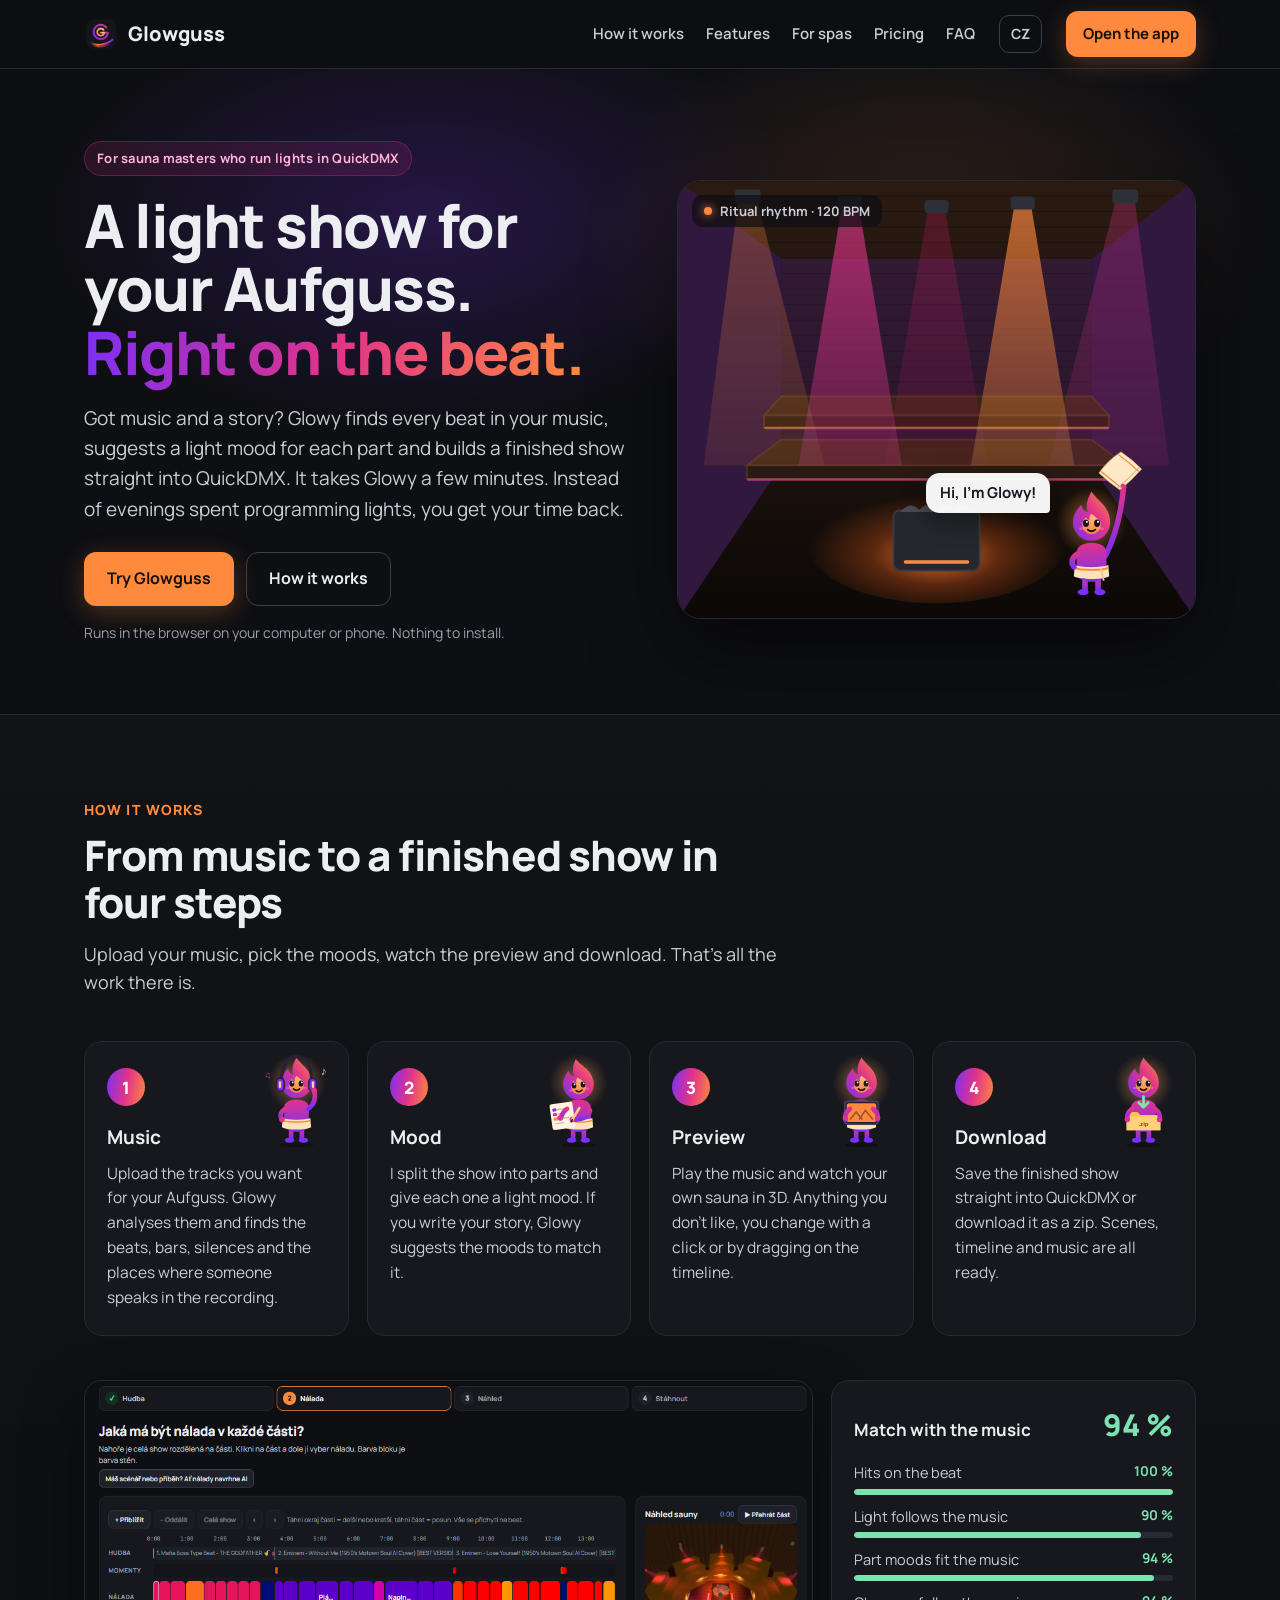
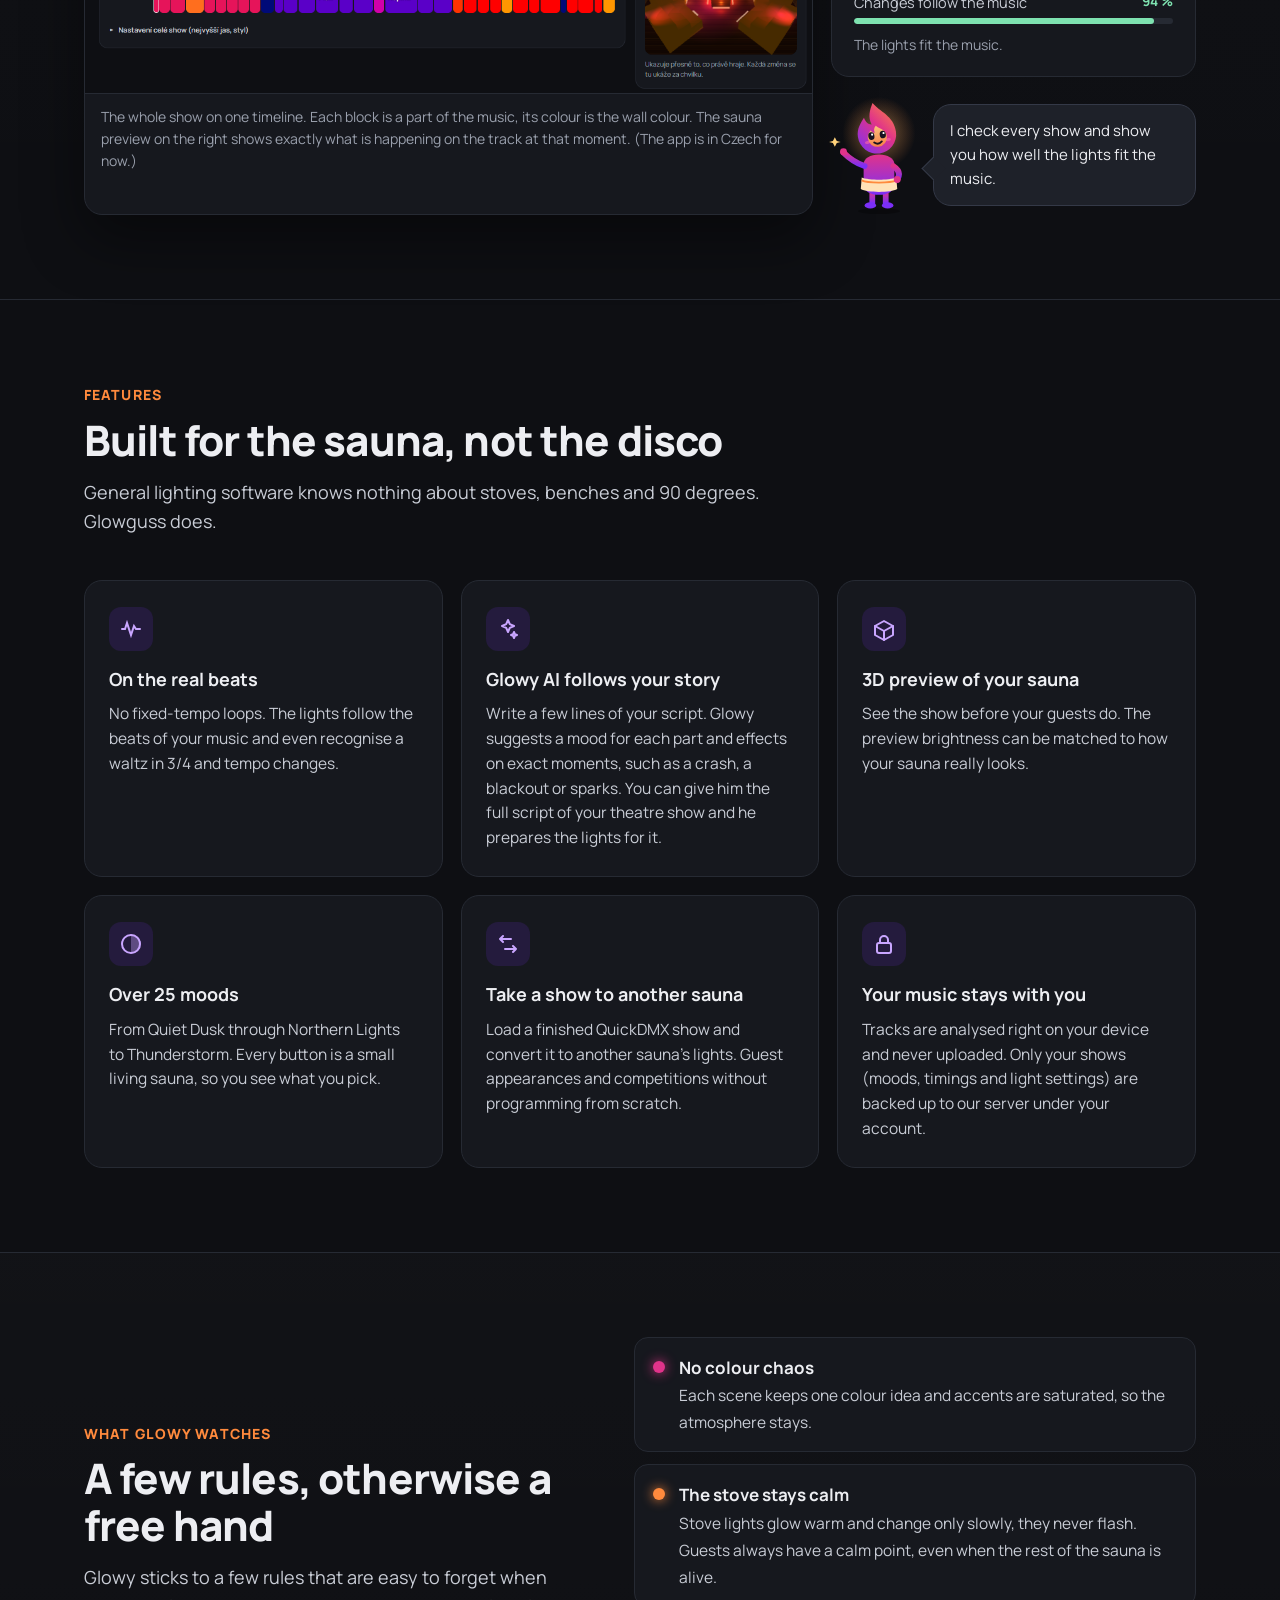
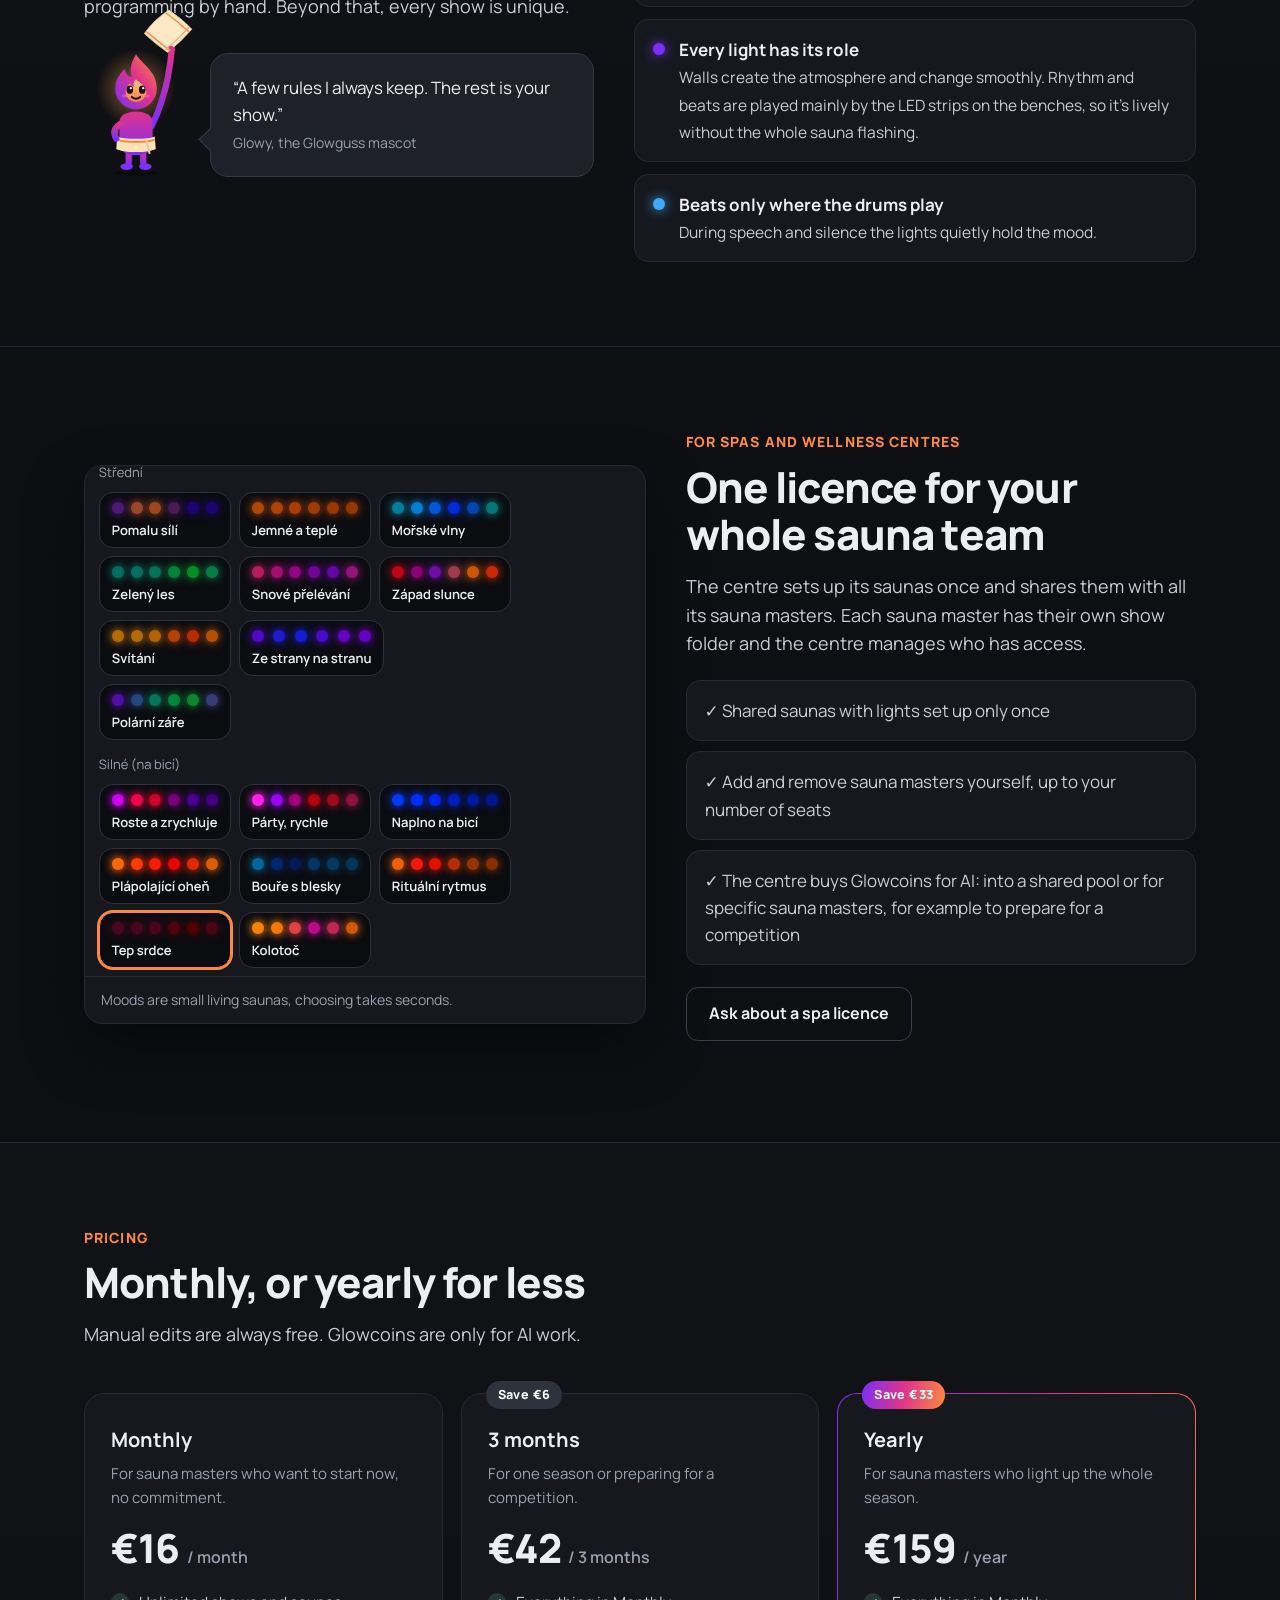
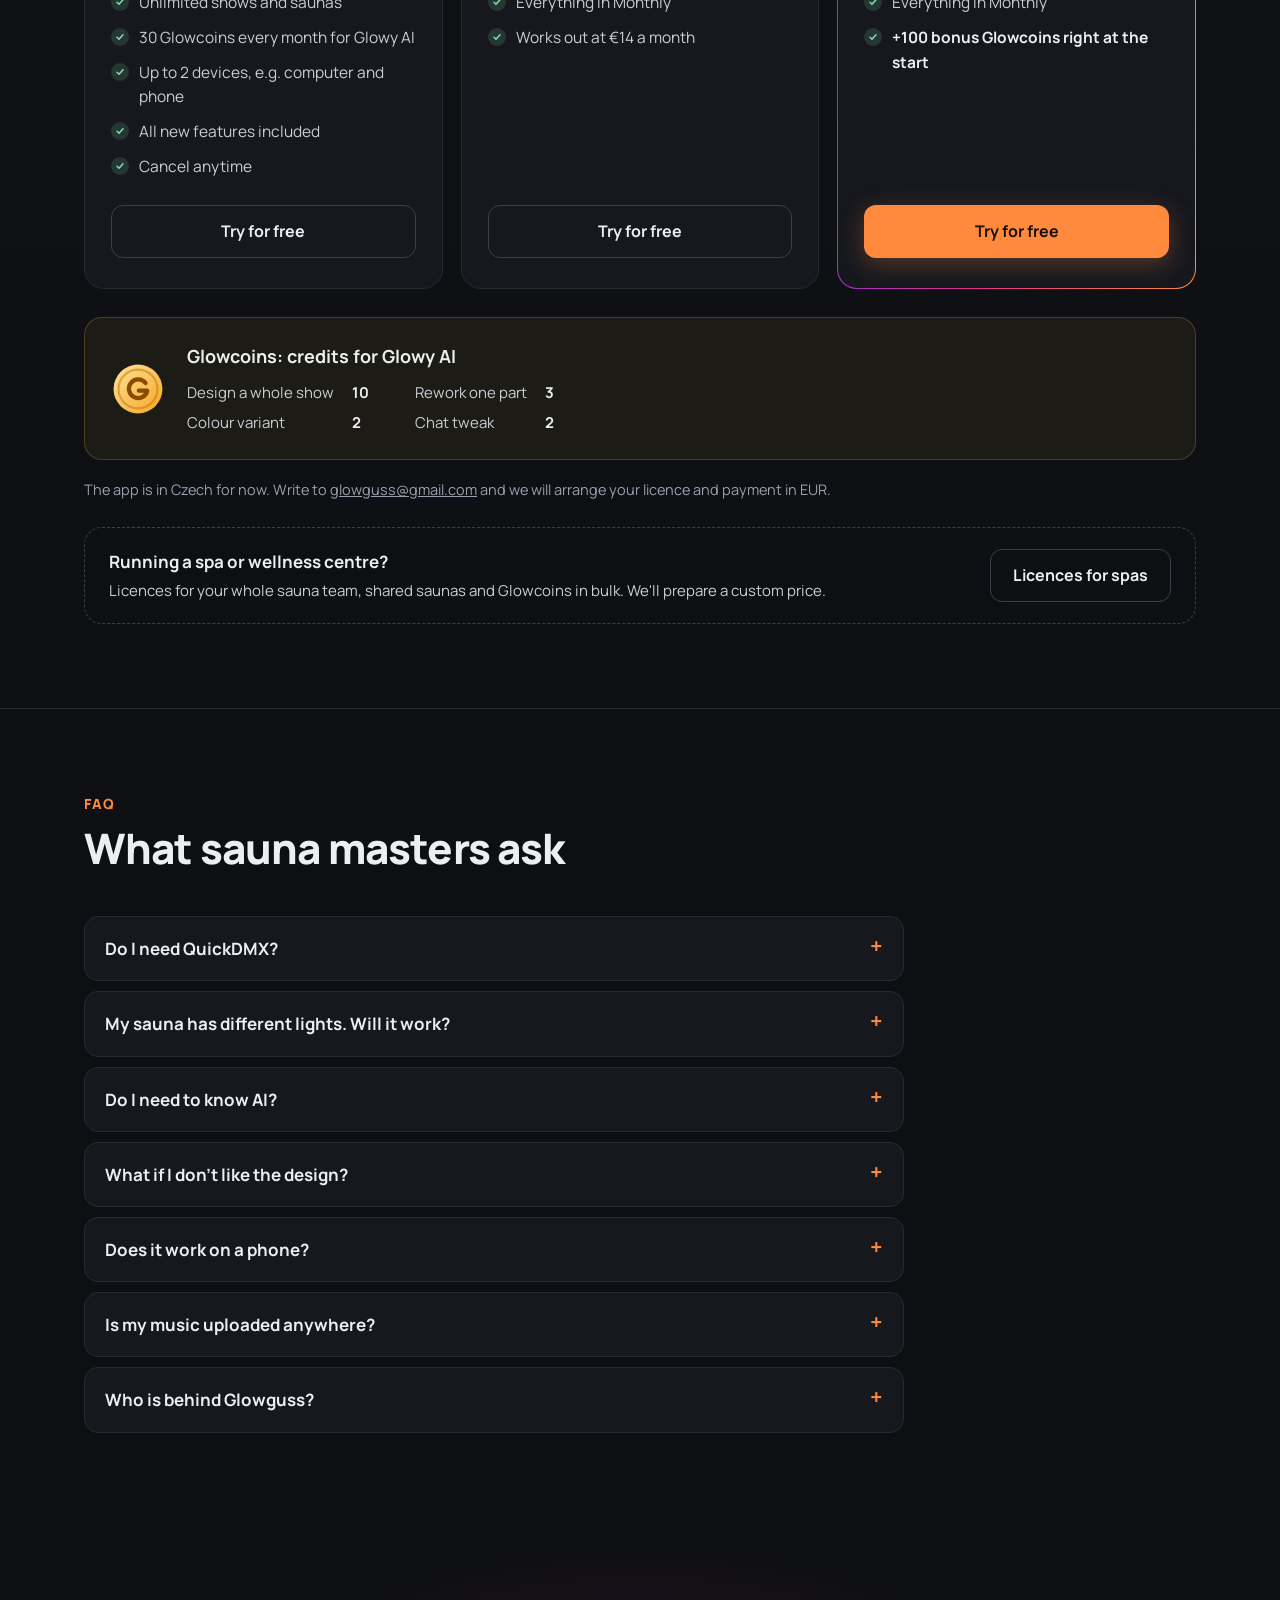
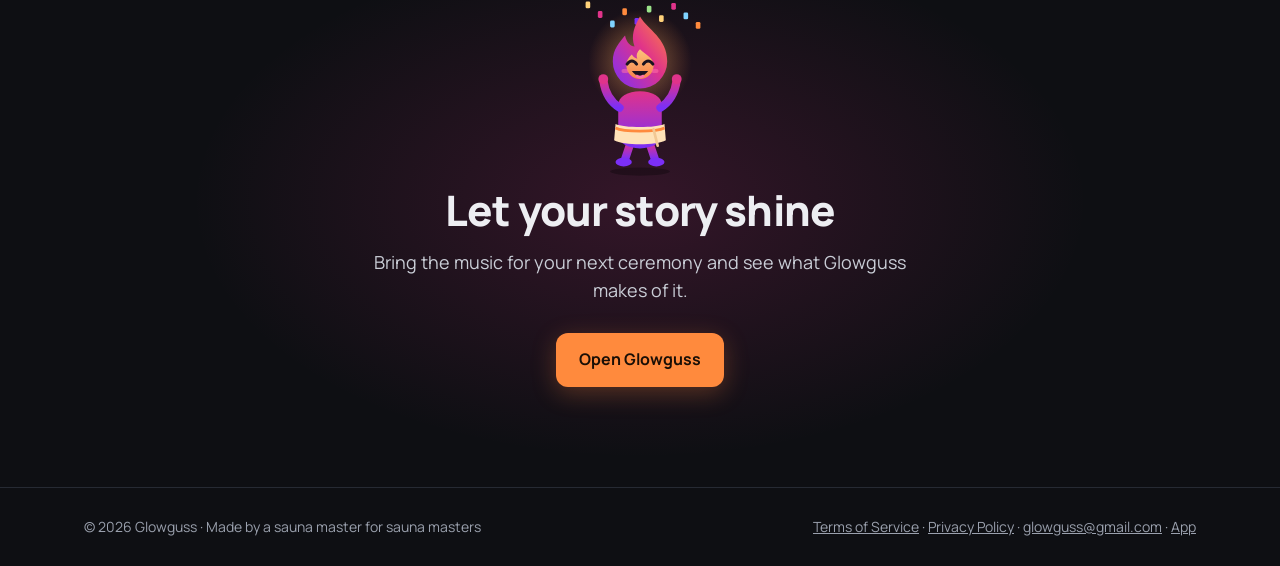
<file: docs/test/web/en.html>
<!doctype html>
<html lang="en">
<head>
<meta charset="utf-8">
<meta name="viewport" content="width=device-width,initial-scale=1">
<title>Glowguss – light shows for sauna ceremonies</title>
<meta name="description" content="Glowguss turns your music and story into a finished light show for QuickDMX. Right on the beat. Made by a sauna master for sauna masters.">
<meta name="theme-color" content="#0E0F13">
<link rel="alternate" hreflang="cs" href="https://glowguss.com/">
<link rel="alternate" hreflang="en" href="https://glowguss.com/en.html">

<script>
/* Who should go straight to the app instead of this page: the installed app (it starts here), logged-in users,
   returns from Google sign-in (?code=) and password-reset e-mails (#access_token), old app links (#/...). ?web shows the page anyway. */
(function () {
  var APP = "../";
  try {
    var q = location.search, h = location.hash;
    if (/[?&]web\b/.test(q)) return;
    if ((window.matchMedia && matchMedia("(display-mode: standalone)").matches) || navigator.standalone ||
        /[?&](code|error)=/.test(q) || /access_token|type=recovery|error_description|^#\//.test(h) ||
        localStorage.getItem("svetla-session")) location.replace(APP + q + h);
  } catch (e) {}
})();
</script>

<meta property="og:title" content="Glowguss – lights for your sauna ceremony">
<meta property="og:description" content="Your music and story become a finished light show for QuickDMX. Right on the beat.">
<meta property="og:image" content="ikona512.png">
<link rel="icon" href="../ikona.png">
<link rel="stylesheet" href="../../fonty/fonty.css">
<style>
:root{--bg:#0E0F13;--panel:#16181E;--panel2:#1E2129;--line:#262A33;--fg:#EDEEF2;--fg2:#C9CDD6;--muted:#9AA0AD;--accent:#FF8A3D;--pink:#E0338A;--violet:#7B2FF7;--gold:#FFD27A;
  --grad:linear-gradient(100deg,#7B2FF7 0%,#E0338A 50%,#FF8A3D 100%)}
*{box-sizing:border-box}
html{scroll-behavior:smooth}
html,body{overflow-x:clip}body{margin:0;background:var(--bg);color:var(--fg);font-family:"Manrope",system-ui,-apple-system,"Segoe UI",sans-serif;font-size:17px;line-height:1.6;overflow-x:hidden}
a{color:inherit}
img{max-width:100%;height:auto;display:block}
.wrap{max-width:1160px;margin:0 auto;padding:0 24px}
.grad{background:var(--grad);-webkit-background-clip:text;background-clip:text;color:transparent}

/* top bar */
.jazyk{margin-left:auto;padding:7px 11px;border:1px solid #3A3F4B;border-radius:10px;font-weight:700;font-size:14px;text-decoration:none;color:var(--fg2)}.jazyk:hover{color:var(--fg);border-color:#5A6070}
header nav{margin-left:0!important}
@media (max-width:980px){header .btn{margin-left:10px!important}}
@media (min-width:981px){header nav{margin-left:auto!important}.jazyk{margin-left:0}}

header{position:sticky;top:0;z-index:20;background:rgba(14,15,19,.82);backdrop-filter:blur(12px);-webkit-backdrop-filter:blur(12px);border-bottom:1px solid var(--line)}
header .wrap{display:flex;align-items:center;gap:24px;height:68px}
.brand{display:flex;align-items:center;gap:10px;font-weight:800;font-size:20px;text-decoration:none}
.brand img{width:34px;height:34px;border-radius:9px}
header nav{display:flex;gap:22px;margin-left:auto;font-weight:600;font-size:15px;color:var(--fg2)}
header nav a{text-decoration:none}
header nav a:hover{color:var(--fg)}
.btn{display:inline-flex;align-items:center;gap:8px;padding:13px 22px;border-radius:12px;font-weight:700;font-size:16px;text-decoration:none;border:1px solid transparent;cursor:pointer;transition:transform .15s,box-shadow .15s}
.btn:hover{transform:translateY(-1px)}
.btn-main{background:var(--accent);color:#1A0F06;box-shadow:0 6px 24px rgba(255,138,61,.28)}
.btn-main:hover{box-shadow:0 8px 30px rgba(255,138,61,.42)}
.btn-ghost{border-color:#3A3F4B;color:var(--fg)}
.btn-ghost:hover{border-color:#5A6070}
header .btn{padding:10px 16px;font-size:15px}

/* hero */
.hero{position:relative;padding:72px 0 56px;overflow:hidden}
.hero::before{content:"";position:absolute;inset:-200px -20% auto -20%;height:760px;background:radial-gradient(closest-side,rgba(123,47,247,.22),transparent 70%) 20% 30%/60% 80% no-repeat,radial-gradient(closest-side,rgba(255,138,61,.16),transparent 70%) 85% 40%/55% 80% no-repeat;pointer-events:none}
.hero .wrap{position:relative;display:grid;grid-template-columns:1.05fr 1fr;gap:48px;align-items:center}
.kicker{display:inline-flex;align-items:center;gap:8px;padding:6px 12px;border-radius:99px;background:rgba(224,51,138,.12);border:1px solid rgba(224,51,138,.3);color:#FFB3D6;font-weight:700;font-size:13px;letter-spacing:.02em}
h1{font-size:clamp(36px,5.2vw,60px);line-height:1.06;letter-spacing:-.025em;margin:18px 0 18px;font-weight:800}
.lead{font-size:19px;color:var(--fg2);max-width:34em;margin:0 0 28px}
.cta{display:flex;gap:12px;flex-wrap:wrap}
.hero .pozn{margin-top:16px;color:var(--muted);font-size:14px}

/* animated sauna */
.sauna{position:relative;aspect-ratio:1.18;border-radius:24px;overflow:hidden;background:#0A0A0E;border:1px solid var(--line);box-shadow:0 30px 80px rgba(0,0,0,.5)}
.sauna svg.scena{position:absolute;inset:0;width:100%;height:100%}
.sauna .kuzel{mix-blend-mode:screen;transition:fill .18s ease-out,opacity .18s ease-out}
.sauna .zed{transition:fill .5s ease}
.sauna .kamna-svit{animation:dech 6s ease-in-out infinite}
@keyframes dech{0%,100%{opacity:.55}50%{opacity:.85}}
.sauna .glowy-hero{position:absolute;right:11%;bottom:4%;width:18%}.sauna .glowy-hero svg{width:100%!important;height:auto!important}
.sauna .rec{position:absolute;right:28%;bottom:24%;max-width:min(260px,58%);padding:10px 14px;border-radius:14px 14px 4px 14px;background:rgba(255,255,255,.95);color:#1A1220;font-weight:700;font-size:15px;line-height:1.35;box-shadow:0 8px 24px rgba(0,0,0,.4);transition:opacity .35s,transform .35s}
.sauna .rec.pryc{opacity:0;transform:translateY(6px)}
@media (max-width:640px){.sauna .rec{font-size:13px;padding:8px 11px;right:27%;bottom:26%}}
.sauna .stitek{position:absolute;left:14px;top:14px;display:flex;align-items:center;gap:8px;padding:6px 12px;border-radius:10px;background:rgba(14,15,19,.72);font-size:13px;font-weight:700;color:var(--fg2)}
.sauna .stitek i{width:8px;height:8px;border-radius:50%;background:var(--accent);box-shadow:0 0 10px var(--accent)}
.sauna .stitek i.bum{animation:bum .25s ease-out}
@keyframes bum{from{transform:scale(1.9)}to{transform:scale(1)}}

/* sections */
section{padding:84px 0}
.sec-h{max-width:720px;margin:0 0 44px}
.sec-h .nad{color:var(--accent);font-weight:800;font-size:14px;letter-spacing:.08em;text-transform:uppercase}
h2{font-size:clamp(28px,3.6vw,42px);line-height:1.12;letter-spacing:-.02em;margin:10px 0 14px;font-weight:800}
.sec-h p{color:var(--fg2);font-size:18px;margin:0}
.pruh{border-top:1px solid var(--line);border-bottom:1px solid var(--line);background:linear-gradient(180deg,rgba(255,255,255,.015),rgba(255,255,255,0))}

/* steps */
.kroky{display:grid;grid-template-columns:repeat(4,1fr);gap:18px;counter-reset:k}
.krok{position:relative;padding:26px 22px;border-radius:18px;background:var(--panel);border:1px solid var(--line)}
.krok::before{counter-increment:k;content:counter(k);display:grid;place-items:center;width:38px;height:38px;border-radius:50%;background:var(--grad);font-weight:800;color:#fff;margin-bottom:16px}
.krok .gk{position:absolute;right:14px;top:10px;width:76px;height:96px}
.krok h3,.krok::before{position:relative}
.wk-tep{animation:wkT .5s ease-in-out infinite!important}
@keyframes wkT{0%,100%{transform:translateY(0)}50%{transform:translateY(-3px)}}
.wk-pis{animation:wkP .7s ease-in-out infinite}
@keyframes wkP{0%,100%{transform:translate(0,0)}25%{transform:translate(-3px,1px)}50%{transform:translate(1px,2px)}75%{transform:translate(-2px,-1px)}}
.wk-s2{animation:wkS 4.5s infinite}.wk-s3{animation:wkS 4.5s infinite 1.5s}
@keyframes wkS{0%,30%{opacity:0}36%,62%{opacity:1}68%,100%{opacity:0}}
.wk-sip{animation:wkD 1.4s ease-in infinite}
@keyframes wkD{0%{transform:translateY(-6px);opacity:0}30%{opacity:1}80%{transform:translateY(8px);opacity:1}100%{transform:translateY(10px);opacity:0}}
@media (prefers-reduced-motion:reduce){.wk-tep,.wk-pis,.wk-s2,.wk-s3,.wk-sip{animation:none!important}}
.krok h3{margin:0 0 8px;font-size:19px}
.krok p{margin:0;color:var(--fg2);font-size:15.5px}

/* screenshot */
.ukazka{margin-top:44px;display:grid;grid-template-columns:2fr 1fr;gap:18px}
.uk-prava{display:flex;flex-direction:column;gap:18px}
.soulad{padding:20px 22px;border-radius:18px;background:var(--panel);border:1px solid var(--line)}
.soulad .s-h{display:flex;justify-content:space-between;align-items:baseline;margin-bottom:12px}
.soulad .s-h b{font-size:17px}.soulad .s-c{font-size:30px;font-weight:800;color:#7EE2B0}
.soulad .s-r{display:grid;grid-template-columns:1fr auto;gap:4px 10px;margin-bottom:10px;font-size:14.5px;color:var(--fg2)}
.soulad .s-r b{color:#7EE2B0;font-size:13.5px}
.soulad .s-r i{grid-column:1/-1;height:6px;border-radius:3px;background:#262A33;overflow:hidden}
.soulad .s-r u{display:block;height:100%;width:0;border-radius:3px;background:#7EE2B0;transition:width 1.2s ease-out}
.soulad.vid .s-r u{width:var(--w)}
.soulad p{margin:6px 0 0;color:var(--muted);font-size:14px}
.uk-glowy{display:flex;align-items:center;gap:6px}
.uk-glowy .bublina{font-size:15px;padding:14px 16px}
.ram{border-radius:18px;overflow:hidden;border:1px solid var(--line);background:var(--panel);box-shadow:0 24px 60px rgba(0,0,0,.45)}
.ram figcaption{padding:12px 16px;color:var(--muted);font-size:14px;border-top:1px solid var(--line)}
figure{margin:0}

/* features */
.funkce{display:grid;grid-template-columns:repeat(3,1fr);gap:18px}
.f{padding:26px 24px;border-radius:18px;background:var(--panel);border:1px solid var(--line)}
.f .ik{width:44px;height:44px;border-radius:12px;display:grid;place-items:center;margin-bottom:14px;background:rgba(123,47,247,.14);color:#C9A6FF}
.f .ik svg{width:24px;height:24px}
.f h3{margin:0 0 8px;font-size:18px}
.f p{margin:0;color:var(--fg2);font-size:15.5px}

/* rules */
.pravidla{display:grid;grid-template-columns:1fr 1.1fr;gap:40px;align-items:center}
.pravidla ul{list-style:none;padding:0;margin:0;display:grid;gap:12px}
.pravidla li{display:flex;gap:14px;align-items:flex-start;padding:16px 18px;border-radius:14px;background:var(--panel);border:1px solid var(--line)}
.pravidla li b{display:block}
.pravidla li span{color:var(--fg2);font-size:15.5px}
.pravidla li .t{flex:none;width:12px;height:12px;border-radius:50%;margin-top:7px}

/* glowy talk */
.glowy-rekne{display:flex;gap:22px;align-items:flex-end}
.bublina{position:relative;padding:20px 22px;border-radius:18px;background:var(--panel2);border:1px solid #343947;font-size:17px}
.bublina::after{content:"";position:absolute;left:-9px;bottom:28px;width:16px;height:16px;background:var(--panel2);border-left:1px solid #343947;border-bottom:1px solid #343947;transform:rotate(45deg)}

/* pricing */
.cenik{display:grid;grid-template-columns:repeat(3,1fr);gap:18px;align-items:stretch}
.cena{position:relative;display:flex;flex-direction:column;padding:30px 26px;border-radius:20px;background:var(--panel);border:1px solid var(--line)}
.cena.hl{border-color:transparent;background:linear-gradient(var(--panel),var(--panel)) padding-box,var(--grad) border-box;border:1.5px solid transparent}
.cena .stit{position:absolute;top:-13px;left:24px;padding:4px 12px;border-radius:99px;background:var(--grad);color:#fff;font-weight:800;font-size:12.5px;letter-spacing:.03em}
.cena h3{margin:0 0 6px;font-size:20px}
.cena .kdo{color:var(--muted);font-size:15px;margin:0 0 18px}
.cena .cislo{font-size:40px;font-weight:800;letter-spacing:-.02em;line-height:1}
.cena .cislo small{font-size:16px;font-weight:600;color:var(--muted);letter-spacing:0}
.cena ul{list-style:none;padding:0;margin:22px 0 26px;display:grid;gap:10px;color:var(--fg2);font-size:15.5px}
.cena li{display:flex;gap:10px}
.cena li::before{content:"";flex:none;width:18px;height:18px;margin-top:3px;border-radius:50%;background:rgba(126,226,176,.15) url("data:image/svg+xml,%3Csvg xmlns='http://www.w3.org/2000/svg' viewBox='0 0 24 24'%3E%3Cpath d='M6 12.5l4 4 8-9' fill='none' stroke='%237EE2B0' stroke-width='3' stroke-linecap='round' stroke-linejoin='round'/%3E%3C/svg%3E") center/12px no-repeat}
.cena .btn{margin-top:auto;justify-content:center}
.centrum-pas{margin-top:26px;display:flex;flex-wrap:wrap;gap:14px 24px;align-items:center;justify-content:space-between;padding:20px 24px;border-radius:18px;border:1px dashed #3A3F4B}
.centrum-pas b{display:block;font-size:17px}.centrum-pas span{color:var(--fg2);font-size:15px}
.coins{margin-top:28px;display:grid;grid-template-columns:auto 1fr;gap:22px;align-items:center;padding:24px 26px;border-radius:18px;background:rgba(255,193,77,.06);border:1px solid rgba(255,193,77,.22)}
.coins .tab{display:grid;grid-template-columns:repeat(4,auto);justify-content:start;gap:6px 18px;font-size:15px;color:var(--fg2)}
.coins .tab b{color:var(--fg)}
.coin{width:54px;height:54px}
.info{margin-top:18px;color:var(--muted);font-size:14.5px}

/* faq */
.faq{max-width:820px;display:grid;gap:10px}
details{border-radius:14px;background:var(--panel);border:1px solid var(--line);padding:0 20px}
summary{cursor:pointer;list-style:none;padding:18px 0;font-weight:700;display:flex;justify-content:space-between;gap:16px}
summary::-webkit-details-marker{display:none}
summary::after{content:"+";color:var(--accent);font-size:22px;line-height:1}
details[open] summary::after{content:"–"}
details p{margin:0 0 18px;color:var(--fg2)}

/* final */
.zaver{text-align:center;padding:90px 0 100px;position:relative}
.zaver::before{content:"";position:absolute;inset:0;background:radial-gradient(closest-side,rgba(224,51,138,.18),transparent) center/70% 90% no-repeat;pointer-events:none}
.zaver .wrap{position:relative}
.zaver .glowy-big{width:150px;margin:0 auto 10px}
.zaver p{color:var(--fg2);font-size:18px;max-width:560px;margin:0 auto 28px}
footer{border-top:1px solid var(--line);padding:28px 0;color:var(--muted);font-size:14px}
footer .wrap{display:flex;gap:18px;flex-wrap:wrap;align-items:center;justify-content:space-between}

@media (prefers-reduced-motion:reduce){.sauna *{animation:none!important;transition:none!important}}
.glowy-btn{display:inline-block}

/* responsive */
@media (max-width:980px){
  .hero .wrap,.pravidla{grid-template-columns:1fr}
  .kroky{grid-template-columns:1fr 1fr}
  .funkce,.cenik{grid-template-columns:1fr 1fr}
  .ukazka{grid-template-columns:1fr}
  header nav{display:none}
  header .btn{margin-left:auto}
}
@media (max-width:640px){
  body{font-size:16px}
  .wrap{padding:0 18px}
  .hero{padding:40px 0 30px}
  section{padding:60px 0}
  .kroky,.funkce,.cenik{grid-template-columns:1fr}
  .cenik{gap:26px}
  .coins{grid-template-columns:1fr}
  .coins .tab{grid-template-columns:auto auto}
  .glowy-rekne{flex-direction:column;align-items:flex-start}
  .bublina::after{display:none}
  .brand span{display:none}
}
</style>
</head>
<body>



<header>
  <div class="wrap">
    <a class="brand" href="#"><img src="../ikona192.png" alt=""><span>Glowguss</span></a>
    <nav>
      <a href="#jak">How it works</a>
      <a href="#funkce">Features</a>
      <a href="#centra">For spas</a>
      <a href="#cenik">Pricing</a>
      <a href="#otazky">FAQ</a>
    </nav>
    <a class="jazyk" href="./" hreflang="cs" onclick="try{localStorage.setItem('glowguss-jazyk','cs')}catch(e){}">CZ</a>
    <a class="btn btn-main" href="../">Open the app</a>
  </div>
</header>

<main>
<section class="hero">
  <div class="wrap">
    <div>
      <span class="kicker">For sauna masters who run lights in QuickDMX</span>
      <h1>A light show for your Aufguss. <span class="grad">Right on the&nbsp;beat.</span></h1>
      <p class="lead">Got music and a story? Glowy finds every beat in your music, suggests a light mood for each part and builds a finished show straight into QuickDMX. It takes Glowy a few minutes. Instead of evenings spent programming lights, you get your time back.</p>
      <div class="cta">
        <a class="btn btn-main" href="../">Try Glowguss</a>
        <a class="btn btn-ghost" href="#jak">How it works</a>
      </div>
      <p class="pozn">Runs in the browser on your computer or phone. Nothing to install.</p>
    </div>

    <div class="sauna" id="sauna" aria-label="Demo: a sauna lit to the rhythm of the music">
      <svg class="scena" viewBox="0 0 600 508" preserveAspectRatio="xMidYMid slice">
        <defs>
          <linearGradient id="drevo" x1="0" y1="0" x2="0" y2="1"><stop offset="0" stop-color="#2A1A12"/><stop offset="1" stop-color="#140D09"/></linearGradient>
          <linearGradient id="podlaha" x1="0" y1="0" x2="0" y2="1"><stop offset="0" stop-color="#1A110C"/><stop offset="1" stop-color="#0B0806"/></linearGradient>
          <radialGradient id="kam" cx="50%" cy="60%" r="50%"><stop offset="0" stop-color="#FF8A3D" stop-opacity=".9"/><stop offset=".5" stop-color="#E05A1A" stop-opacity=".35"/><stop offset="1" stop-color="#E05A1A" stop-opacity="0"/></radialGradient>
          <linearGradient id="kuzelG" x1="0" y1="0" x2="0" y2="1"><stop offset="0" stop-color="#fff" stop-opacity=".95"/><stop offset="1" stop-color="#fff" stop-opacity="0"/></linearGradient>
          <mask id="kuzelM"><rect width="600" height="508" fill="url(#kuzelG)"/></mask>
          <pattern id="prkna" width="600" height="18" patternUnits="userSpaceOnUse"><rect width="600" height="18" fill="none"/><path d="M0 17.5H600" stroke="#000" stroke-opacity=".35"/></pattern>
        </defs>
        <!-- room -->
        <rect width="600" height="508" fill="url(#drevo)"/>
        <rect width="600" height="508" fill="url(#prkna)"/>
        <polygon points="0,0 120,90 120,330 0,508" fill="#1C120C"/>
        <polygon points="600,0 480,90 480,330 600,508" fill="#1C120C"/>
        <polygon points="0,508 120,330 480,330 600,508" fill="url(#podlaha)"/>
        <!-- wall washes (colour changes) -->
        <polygon class="zed" id="zedL" points="0,0 120,90 120,330 0,508" fill="#7B2FF7" opacity=".22"/>
        <polygon class="zed" id="zedR" points="600,0 480,90 480,330 600,508" fill="#7B2FF7" opacity=".22"/>
        <rect class="zed" id="zedZ" x="120" y="90" width="360" height="240" fill="#E0338A" opacity=".14"/>
        <!-- benches -->
        <g fill="#3A2418" stroke="#4E3121" stroke-width="2">
          <polygon points="120,250 480,250 500,272 100,272"/>
          <polygon points="100,272 500,272 500,286 100,286" fill="#2A1A12"/>
          <polygon points="120,300 480,300 520,330 80,330" />
          <polygon points="80,330 520,330 520,346 80,346" fill="#2A1A12"/>
        </g>
        <!-- bench LED strips -->
        <rect class="kuzel" id="pas1" x="100" y="285" width="400" height="3" rx="1.5" fill="#E0338A"/>
        <rect class="kuzel" id="pas2" x="80" y="345" width="440" height="3" rx="1.5" fill="#E0338A"/>
        <!-- light cones from ceiling spots -->
        <g mask="url(#kuzelM)">
          <polygon class="kuzel" id="k0" points="70,22 92,22 170,330 30,330" fill="#7B2FF7" opacity=".55"/>
          <polygon class="kuzel" id="k1" points="190,30 210,30 260,330 140,330" fill="#E0338A" opacity=".55"/>
          <polygon class="kuzel" id="k2" points="290,34 310,34 360,330 240,330" fill="#FF8A3D" opacity=".55"/>
          <polygon class="kuzel" id="k3" points="390,30 410,30 460,330 340,330" fill="#E0338A" opacity=".55"/>
          <polygon class="kuzel" id="k4" points="508,22 530,22 570,330 430,330" fill="#7B2FF7" opacity=".55"/>
        </g>
        <g fill="#2E3038"><rect x="66" y="10" width="30" height="16" rx="4"/><rect x="186" y="18" width="28" height="15" rx="4"/><rect x="286" y="22" width="28" height="15" rx="4"/><rect x="386" y="18" width="28" height="15" rx="4"/><rect x="504" y="10" width="30" height="16" rx="4"/></g>
        <!-- stove: warm only, slow breathing -->
        <ellipse class="kamna-svit" cx="300" cy="420" rx="150" ry="70" fill="url(#kam)"/>
        <g>
          <rect x="250" y="382" width="100" height="70" rx="8" fill="#26272D" stroke="#3A3C44" stroke-width="2"/>
          <path d="M258 384q12-14 22-2q10-12 20 0q10-12 20 0q10-12 22 2" fill="#4A4C55"/>
          <rect class="kamna-svit" x="262" y="440" width="76" height="4" rx="2" fill="#FF8A3D"/>
        </g>
      </svg>
      <div class="stitek"><i id="tep"></i><span id="nalada">Ritual rhythm · 120 BPM</span></div>
      <div class="rec" id="rec" aria-live="polite">Hi, I'm Glowy!</div>
      <div class="glowy-hero glowy-btn" data-glowy="postava" data-h="150"></div>
    </div>
  </div>
</section>

<section id="jak" class="pruh">
  <div class="wrap">
    <div class="sec-h">
      <div class="nad">How it works</div>
      <h2>From music to a finished show in four steps</h2>
      <p>Upload your music, pick the moods, watch the preview and download. That's all the work there is.</p>
    </div>
    <div class="kroky">
      <div class="krok"><div class="gk" data-glowy="sluchatka" data-h="96"></div><h3>Music</h3><p>Upload the tracks you want for your Aufguss. Glowy analyses them and finds the beats, bars, silences and the places where someone speaks in the recording.</p></div>
      <div class="krok"><div class="gk" data-glowy="pise" data-h="96"></div><h3>Mood</h3><p>I split the show into parts and give each one a light mood. If you write your story, Glowy suggests the moods to match it.</p></div>
      <div class="krok"><div class="gk" data-glowy="divase" data-h="96"></div><h3>Preview</h3><p>Play the music and watch your own sauna in 3D. Anything you don't like, you change with a click or by dragging on the timeline.</p></div>
      <div class="krok"><div class="gk" data-glowy="stahuje" data-h="96"></div><h3>Download</h3><p>Save the finished show straight into QuickDMX or download it as a zip. Scenes, timeline and music are all ready.</p></div>
    </div>

    <div class="ukazka">
      <figure class="ram"><img src="editor.png" alt="The Glowguss editor: the show timeline split into parts with moods, and the sauna preview" loading="lazy" width="1157" height="495"><figcaption>The whole show on one timeline. Each block is a part of the music, its colour is the wall colour. The sauna preview on the right shows exactly what is happening on the track at that moment. (The app is in Czech for now.)</figcaption></figure>
      <div class="uk-prava">
        <div class="soulad" id="soulad">
          <div class="s-h"><b>Match with the music</b><span class="s-c">94 %</span></div>
          <div class="s-r"><span>Hits on the beat</span><b>100 %</b><i><u style="--w:100%"></u></i></div>
          <div class="s-r"><span>Light follows the music</span><b>90 %</b><i><u style="--w:90%"></u></i></div>
          <div class="s-r"><span>Part moods fit the music</span><b>94 %</b><i><u style="--w:94%"></u></i></div>
          <div class="s-r"><span>Changes follow the music</span><b>94 %</b><i><u style="--w:94%"></u></i></div>
          <p>The lights fit the music.</p>
        </div>
        <div class="uk-glowy"><div class="glowy-btn" data-glowy="ukazuje" data-h="120"></div><div class="bublina uk-b">I check every show and show you how well the lights fit the music.</div></div>
      </div>
    </div>
  </div>
</section>

<section id="funkce">
  <div class="wrap">
    <div class="sec-h">
      <div class="nad">Features</div>
      <h2>Built for the sauna, not the disco</h2>
      <p>General lighting software knows nothing about stoves, benches and 90 degrees. Glowguss does.</p>
    </div>
    <div class="funkce">
      <div class="f"><div class="ik"><svg viewBox="0 0 24 24" fill="none" stroke="currentColor" stroke-width="2" stroke-linecap="round"><path d="M3 12h3l2-6 4 12 3-9 2 3h4"/></svg></div><h3>On the real beats</h3><p>No fixed-tempo loops. The lights follow the beats of your music and even recognise a waltz in 3/4 and tempo changes.</p></div>
      <div class="f"><div class="ik"><svg viewBox="0 0 24 24" fill="none" stroke="currentColor" stroke-width="2" stroke-linecap="round" stroke-linejoin="round"><path d="M12 3l1.8 4.2L18 9l-4.2 1.8L12 15l-1.8-4.2L6 9l4.2-1.8z"/><path d="M18 15l.9 2.1L21 18l-2.1.9L18 21l-.9-2.1L15 18l2.1-.9z"/></svg></div><h3>Glowy AI follows your story</h3><p>Write a few lines of your script. Glowy suggests a mood for each part and effects on exact moments, such as a crash, a blackout or sparks. You can give him the full script of your theatre show and he prepares the lights for it.</p></div>
      <div class="f"><div class="ik"><svg viewBox="0 0 24 24" fill="none" stroke="currentColor" stroke-width="2" stroke-linecap="round" stroke-linejoin="round"><path d="M3 9l9-5 9 5v9l-9 5-9-5z"/><path d="M3 9l9 5 9-5M12 14v9"/></svg></div><h3>3D preview of your sauna</h3><p>See the show before your guests do. The preview brightness can be matched to how your sauna really looks.</p></div>
      <div class="f"><div class="ik"><svg viewBox="0 0 24 24" fill="none" stroke="currentColor" stroke-width="2" stroke-linecap="round" stroke-linejoin="round"><circle cx="12" cy="12" r="9"/><path d="M12 3a9 9 0 0 1 0 18" fill="currentColor" opacity=".35"/></svg></div><h3>Over 25 moods</h3><p>From Quiet Dusk through Northern Lights to Thunderstorm. Every button is a small living sauna, so you see what you pick.</p></div>
      <div class="f"><div class="ik"><svg viewBox="0 0 24 24" fill="none" stroke="currentColor" stroke-width="2" stroke-linecap="round" stroke-linejoin="round"><path d="M4 7h11M4 7l3-3M4 7l3 3M20 17H9m11 0l-3-3m3 3l-3 3"/></svg></div><h3>Take a show to another sauna</h3><p>Load a finished QuickDMX show and convert it to another sauna's lights. Guest appearances and competitions without programming from scratch.</p></div>
      <div class="f"><div class="ik"><svg viewBox="0 0 24 24" fill="none" stroke="currentColor" stroke-width="2" stroke-linecap="round" stroke-linejoin="round"><rect x="5" y="11" width="14" height="10" rx="2"/><path d="M8 11V8a4 4 0 0 1 8 0v3"/></svg></div><h3>Your music stays with you</h3><p>Tracks are analysed right on your device and never uploaded. Only your shows (moods, timings and light settings) are backed up to our server under your account.</p></div>
    </div>
  </div>
</section>

<section class="pruh">
  <div class="wrap pravidla">
    <div>
      <div class="sec-h" style="margin-bottom:26px">
        <div class="nad">What Glowy watches</div>
        <h2>A few rules, otherwise a free hand</h2>
        <p>Glowy sticks to a few rules that are easy to forget when programming by hand. Beyond that, every show is unique.</p>
      </div>
      <div class="glowy-rekne">
        <div class="glowy-btn" data-glowy="postava" data-h="130" style="flex:none"></div>
        <div class="bublina">“A few rules I always keep. The rest is your show.”<br><span style="color:var(--muted);font-size:14px">Glowy, the Glowguss mascot</span></div>
      </div>
    </div>
    <ul>
      <li><i class="t" style="background:#E0338A;box-shadow:0 0 12px #E0338A"></i><div><b>No colour chaos</b><span>Each scene keeps one colour idea and accents are saturated, so the atmosphere stays.</span></div></li>
      <li><i class="t" style="background:#FF8A3D;box-shadow:0 0 12px #FF8A3D"></i><div><b>The stove stays calm</b><span>Stove lights glow warm and change only slowly, they never flash. Guests always have a calm point, even when the rest of the sauna is alive.</span></div></li>
      <li><i class="t" style="background:#7B2FF7;box-shadow:0 0 12px #7B2FF7"></i><div><b>Every light has its role</b><span>Walls create the atmosphere and change smoothly. Rhythm and beats are played mainly by the LED strips on the benches, so it's lively without the whole sauna flashing.</span></div></li>
      <li><i class="t" style="background:#3FA9F5;box-shadow:0 0 12px #3FA9F5"></i><div><b>Beats only where the drums play</b><span>During speech and silence the lights quietly hold the mood.</span></div></li>
    </ul>
  </div>
</section>

<section id="centra">
  <div class="wrap pravidla" style="grid-template-columns:1.1fr 1fr">
    <figure class="ram"><img src="nalady.png" alt="Choosing moods in Glowguss" loading="lazy" width="435" height="510"><figcaption>Moods are small living saunas, choosing takes seconds.</figcaption></figure>
    <div>
      <div class="sec-h" style="margin-bottom:22px">
        <div class="nad">For spas and wellness centres</div>
        <h2>One licence for your whole sauna team</h2>
        <p>The centre sets up its saunas once and shares them with all its sauna masters. Each sauna master has their own show folder and the centre manages who has access.</p>
      </div>
      <ul style="list-style:none;padding:0;margin:0;display:grid;gap:10px;color:var(--fg2)">
        <li>✓ Shared saunas with lights set up only once</li>
        <li>✓ Add and remove sauna masters yourself, up to your number of seats</li>
        <li>✓ The centre buys Glowcoins for AI: into a shared pool or for specific sauna masters, for example to prepare for a competition</li>
      </ul>
      <p style="margin-top:22px"><a class="btn btn-ghost" href="mailto:glowguss@gmail.com?subject=Glowguss%20for%20our%20spa">Ask about a spa licence</a></p>
    </div>
  </div>
</section>

<section id="cenik" class="pruh">
  <div class="wrap">
    <div class="sec-h">
      <div class="nad">Pricing</div>
      <h2>Monthly, or yearly for less</h2>
      <p>Manual edits are always free. Glowcoins are only for AI work.</p>
    </div>
    <div class="cenik">
      <div class="cena">
        <h3>Monthly</h3>
        <p class="kdo">For sauna masters who want to start now, no commitment.</p>
        <div class="cislo">€16 <small>/ month</small></div>
        <ul><li>Unlimited shows and saunas</li><li>30 Glowcoins every month for Glowy AI</li><li>Up to 2 devices, e.g. computer and phone</li><li>All new features included</li><li>Cancel anytime</li></ul>
        <a class="btn btn-ghost" href="../">Try for free</a>
      </div>
      <div class="cena">
        <span class="stit" style="background:#2E323C">Save €6</span>
        <h3>3 months</h3>
        <p class="kdo">For one season or preparing for a competition.</p>
        <div class="cislo">€42 <small>/ 3 months</small></div>
        <ul><li>Everything in Monthly</li><li>Works out at €14 a month</li></ul>
        <a class="btn btn-ghost" href="../">Try for free</a>
      </div>
      <div class="cena hl">
        <span class="stit">Save €33</span>
        <h3>Yearly</h3>
        <p class="kdo">For sauna masters who light up the whole season.</p>
        <div class="cislo">€159 <small>/ year</small></div>
        <ul><li>Everything in Monthly</li><li><b style="color:var(--fg)">+100 bonus Glowcoins right at the start</b></li></ul>
        <a class="btn btn-main" href="../">Try for free</a>
      </div>
    </div>

    <div class="coins">
      <svg class="coin" viewBox="0 0 64 64" aria-hidden="true"><defs><linearGradient id="cg" x1="0" y1="0" x2="1" y2="1"><stop offset="0" stop-color="#FFE29A"/><stop offset="1" stop-color="#F5A623"/></linearGradient></defs><circle cx="32" cy="32" r="29" fill="url(#cg)"/><circle cx="32" cy="32" r="23" fill="none" stroke="#C47A0E" stroke-width="2.5" opacity=".55"/><path d="M41 25A11 11 0 1 0 43 34H33" fill="none" stroke="#8A4B00" stroke-width="5" stroke-linecap="round" stroke-linejoin="round"/></svg>
      <div>
        <b style="font-size:18px">Glowcoins: credits for Glowy AI</b>
        <div class="tab" style="margin-top:10px">
          <span>Design a whole show</span><b>10</b>
          <span style="margin-left:28px">Rework one part</span><b>3</b>
          <span>Colour variant</span><b>2</b>
          <span style="margin-left:28px">Chat tweak</span><b>2</b>
        </div>
      </div>
    </div>
    <p class="info">The app is in Czech for now. Write to <a href="mailto:glowguss@gmail.com">glowguss@gmail.com</a> and we will arrange your licence and payment in EUR.</p>
    <div class="centrum-pas">
      <div><b>Running a spa or wellness centre?</b><span>Licences for your whole sauna team, shared saunas and Glowcoins in bulk. We'll prepare a custom price.</span></div>
      <a class="btn btn-ghost" href="#centra">Licences for spas</a>
    </div>
  </div>
</section>

<section id="otazky">
  <div class="wrap">
    <div class="sec-h">
      <div class="nad">FAQ</div>
      <h2>What sauna masters ask</h2>
    </div>
    <div class="faq">
      <details><summary>Do I need QuickDMX?</summary><p>Yes. Glowguss builds shows for QuickDMX (The Lighting Controller), the most common lighting software in saunas. Save the show straight into its folder or download it as a zip.</p></details>
      <details><summary>My sauna has different lights. Will it work?</summary><p>Yes. You set up your sauna once: either load your QuickDMX project or pick the lights by hand (walls, benches, stove, water, spots). Shows are then built exactly for it.</p></details>
      <details><summary>Do I need to know AI?</summary><p>No. You can build a show without AI just by picking moods. Glowy AI is the easier way: write your story and get a design in moments.</p></details>
      <details><summary>What if I don't like the design?</summary><p>Edit it. Change a part's mood with a click, move or stretch parts by dragging, and everything snaps to the real beats. Manual edits are free.</p></details>
      <details><summary>Does it work on a phone?</summary><p>Yes, you can design and preview a show on your phone. You then save it into QuickDMX from the computer it runs on.</p></details>
      <details><summary>Is my music uploaded anywhere?</summary><p>No. Music is analysed right on your device. Only the analysis (where the beats and parts are) goes to the server to build the lights.</p></details>
      <details><summary>Who is behind Glowguss?</summary><p>A sauna master from Prague who performs theatrical Aufguss ceremonies and didn't want to spend his evenings programming lights. Glowguss grew out of his own shows.</p></details>
    </div>
  </div>
</section>

<section class="zaver">
  <div class="wrap">
    <div class="glowy-big glowy-btn" data-glowy="slavi" data-h="170" style="display:flex;justify-content:center"></div>
    <h2>Let your story shine</h2>
    <p>Bring the music for your next ceremony and see what Glowguss makes of it.</p>
    <a class="btn btn-main" href="../">Open Glowguss</a>
  </div>
</section>
</main>

<footer>
  <div class="wrap">
    <span>© 2026 Glowguss · Made by a sauna master for sauna masters</span>
    <span><a href="terms.html">Terms of Service</a> · <a href="privacy.html">Privacy Policy</a> · <a href="mailto:glowguss@gmail.com">glowguss@gmail.com</a> · <a href="../">App</a></span>
  </div>
</footer>

<script src="glowy.js"></script>
<script>
// "Soulad s hudbou" bars fill in when the card scrolls into view
(function () {
  var el = document.getElementById("soulad");
  if (!("IntersectionObserver" in window)) { el.classList.add("vid"); return; }
  var io = new IntersectionObserver(function (e) { if (e[0].isIntersecting) { el.classList.add("vid"); io.disconnect(); } }, { threshold: .4 });
  io.observe(el);
})();

// Glowy introduces himself in the demo, then comments on what the sauna does
(function () {
  var rec = document.getElementById("rec"), n = 0;
  var vety = ["Hi, I'm Glowy!", "I help sauna masters with their lights.", "I catch every beat of your music.", "The stove glows warm and calm, it never flashes.", "I keep the colours from turning into chaos.", "Bring music and a story, I'll do the rest in minutes.", "I mix from over 16 million colours."];
  if (matchMedia("(prefers-reduced-motion: reduce)").matches) return;
  setInterval(function () {
    rec.classList.add("pryc");
    setTimeout(function () { n = (n + 1) % vety.length; rec.textContent = vety[n]; rec.classList.remove("pryc"); }, 380);
  }, 4200);
})();

// Demo sauna: walls change slowly per "part", spots and bench strips hit on the beat. Saturated colours only, stove breathes on its own.
(function () {
  var nalady = [
    { jm: "Ritual rhythm", bpm: 120, barvy: ["#FF8A3D", "#E0338A", "#C2185B"], zed: "#7B2FF7" },
    { jm: "Thunderstorm", bpm: 128, barvy: ["#1E6BFF", "#00B3FF", "#5B2BFF"], zed: "#1A237E" },
    { jm: "Blazing fire", bpm: 110, barvy: ["#FF5A1F", "#FF8A3D", "#E53935"], zed: "#B71C1C" },
    { jm: "Northern lights", bpm: 96, barvy: ["#00C896", "#2BB0FF", "#7B2FF7"], zed: "#00695C" },
    { jm: "Party, fast", bpm: 126, barvy: ["#FF2BD6", "#7B2FF7", "#FF3355"], zed: "#6A1B9A" }
  ];
  var red = matchMedia("(prefers-reduced-motion: reduce)").matches;
  var k = [0, 1, 2, 3, 4].map(function (i) { return document.getElementById("k" + i); });
  var pasy = [document.getElementById("pas1"), document.getElementById("pas2")];
  var zedi = ["zedL", "zedR", "zedZ"].map(function (i) { return document.getElementById(i); });
  var tep = document.getElementById("tep"), stitek = document.getElementById("nalada");
  var n = 0, beat = 0, timer;
  function nastav(i) {
    var m = nalady[i]; stitek.textContent = m.jm + " · " + m.bpm + " BPM";
    zedi.forEach(function (z) { z.setAttribute("fill", m.zed); });
  }
  function uder() {
    var m = nalady[n], b = beat++;
    k.forEach(function (el, i) {
      var c = m.barvy[(i + b) % m.barvy.length];
      el.setAttribute("fill", c);
      el.style.opacity = ((i + b) % 2 === 0) ? .75 : .32;
    });
    pasy.forEach(function (p, i) { p.setAttribute("fill", m.barvy[(b + i) % m.barvy.length]); p.style.opacity = b % 2 ? .5 : 1; });
    tep.classList.remove("bum"); void tep.offsetWidth; tep.classList.add("bum");
    if (b % 16 === 15) { n = (n + 1) % nalady.length; nastav(n); clearInterval(timer); timer = setInterval(uder, 60000 / nalady[n].bpm); }
  }
  nastav(0);
  if (!red) timer = setInterval(uder, 60000 / nalady[0].bpm);
})();
</script>
</body>
</html>
</file>
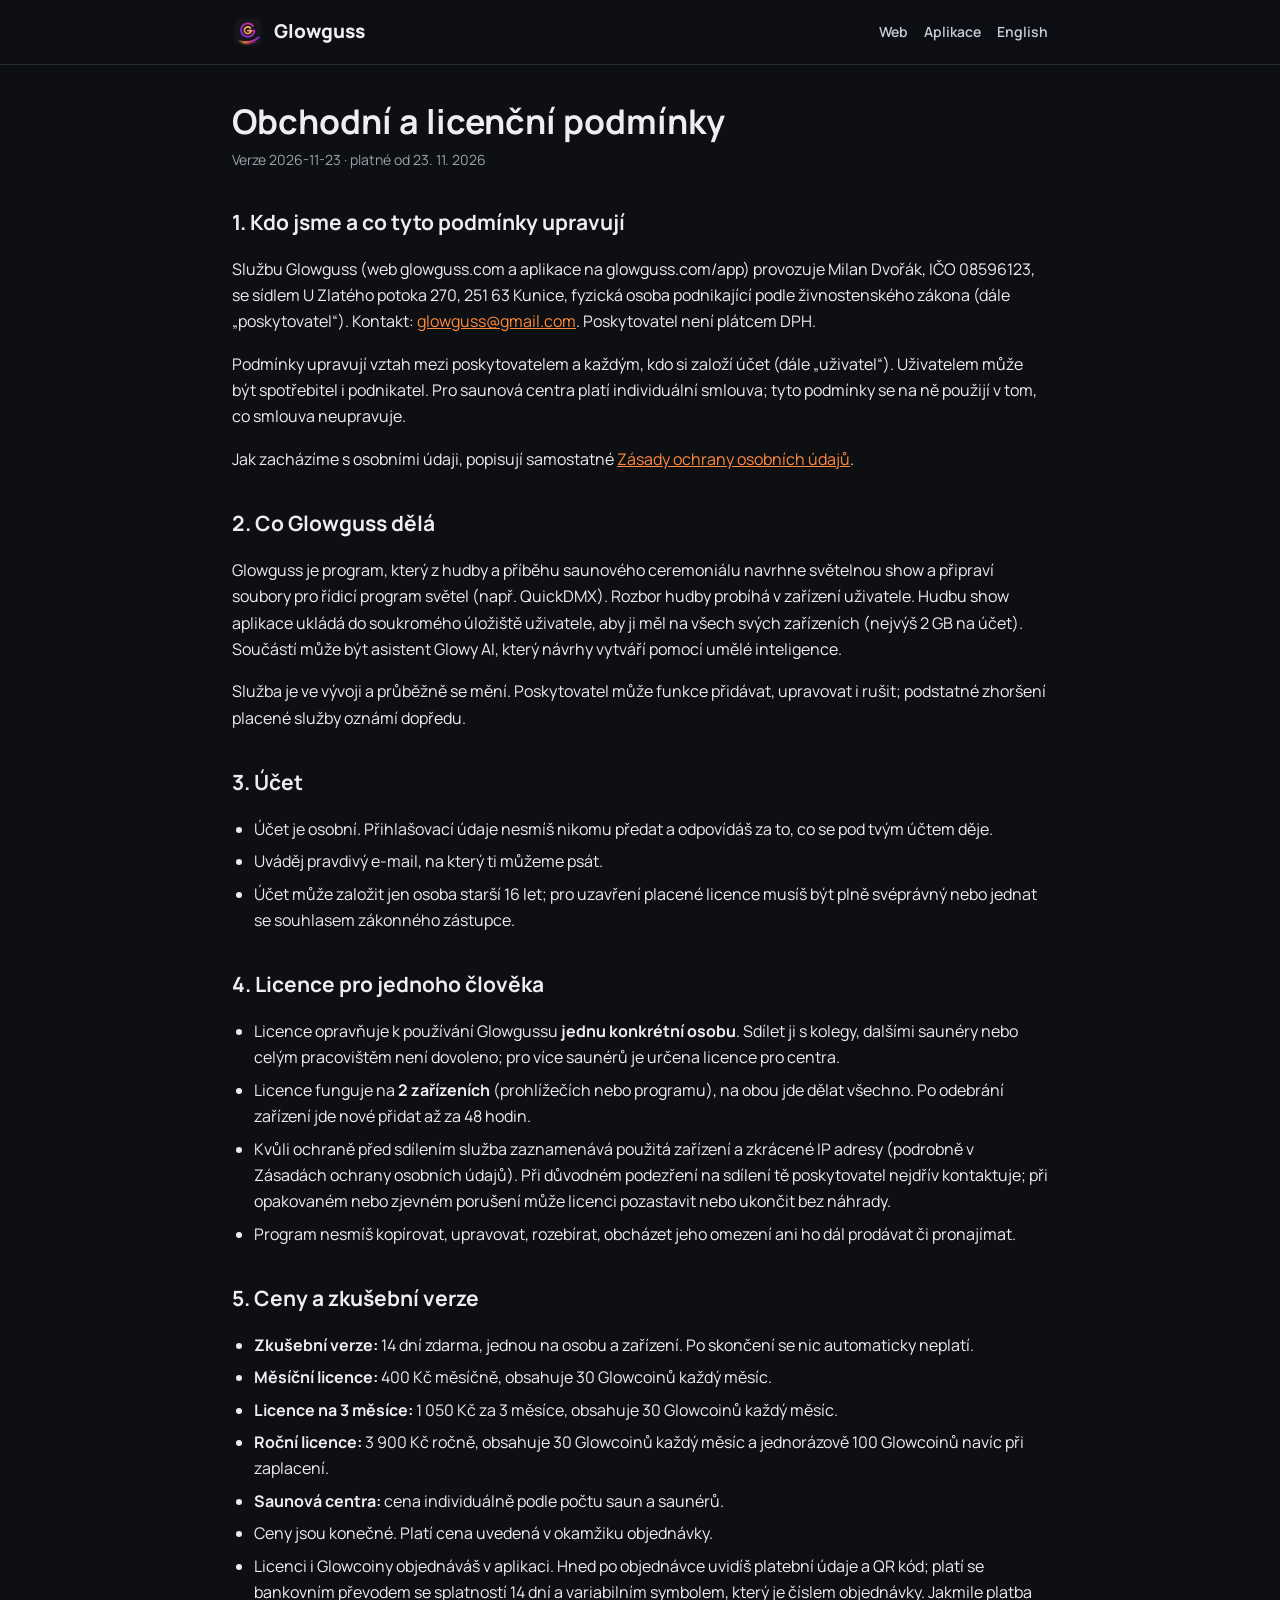
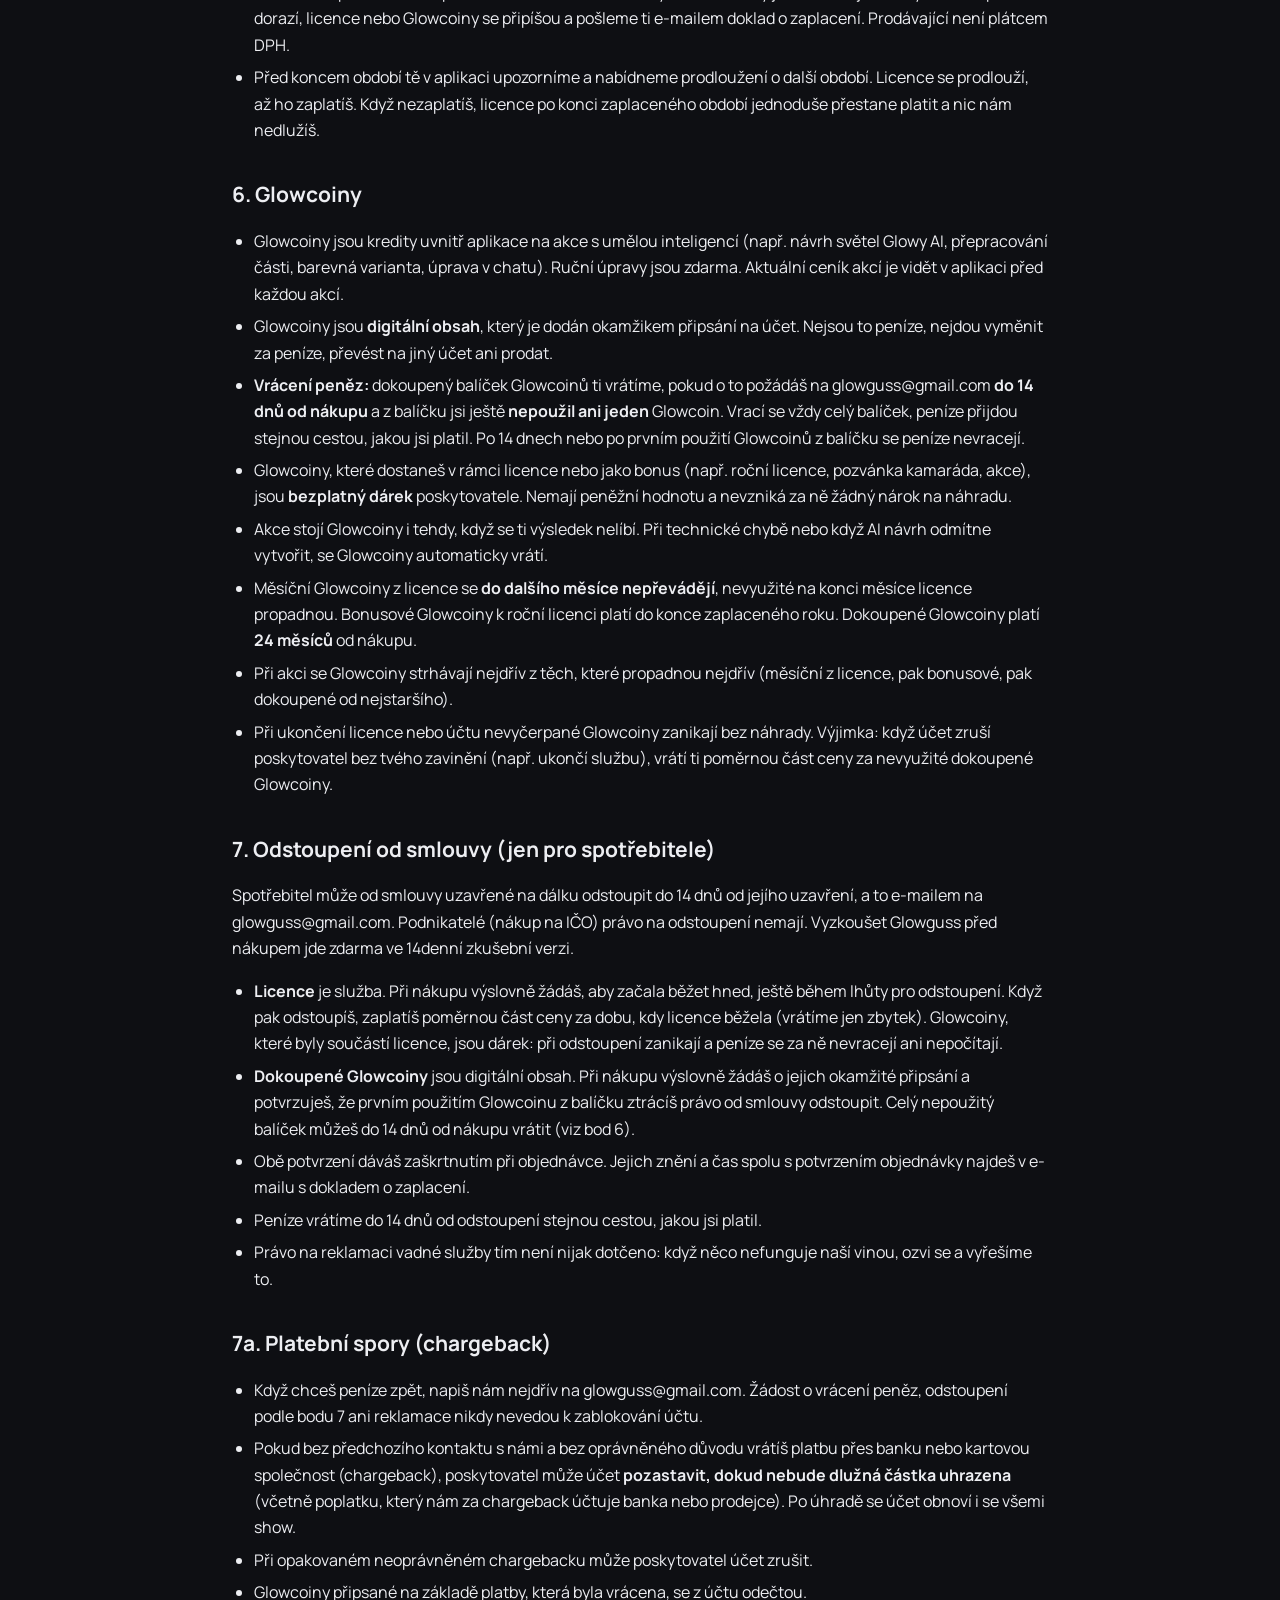
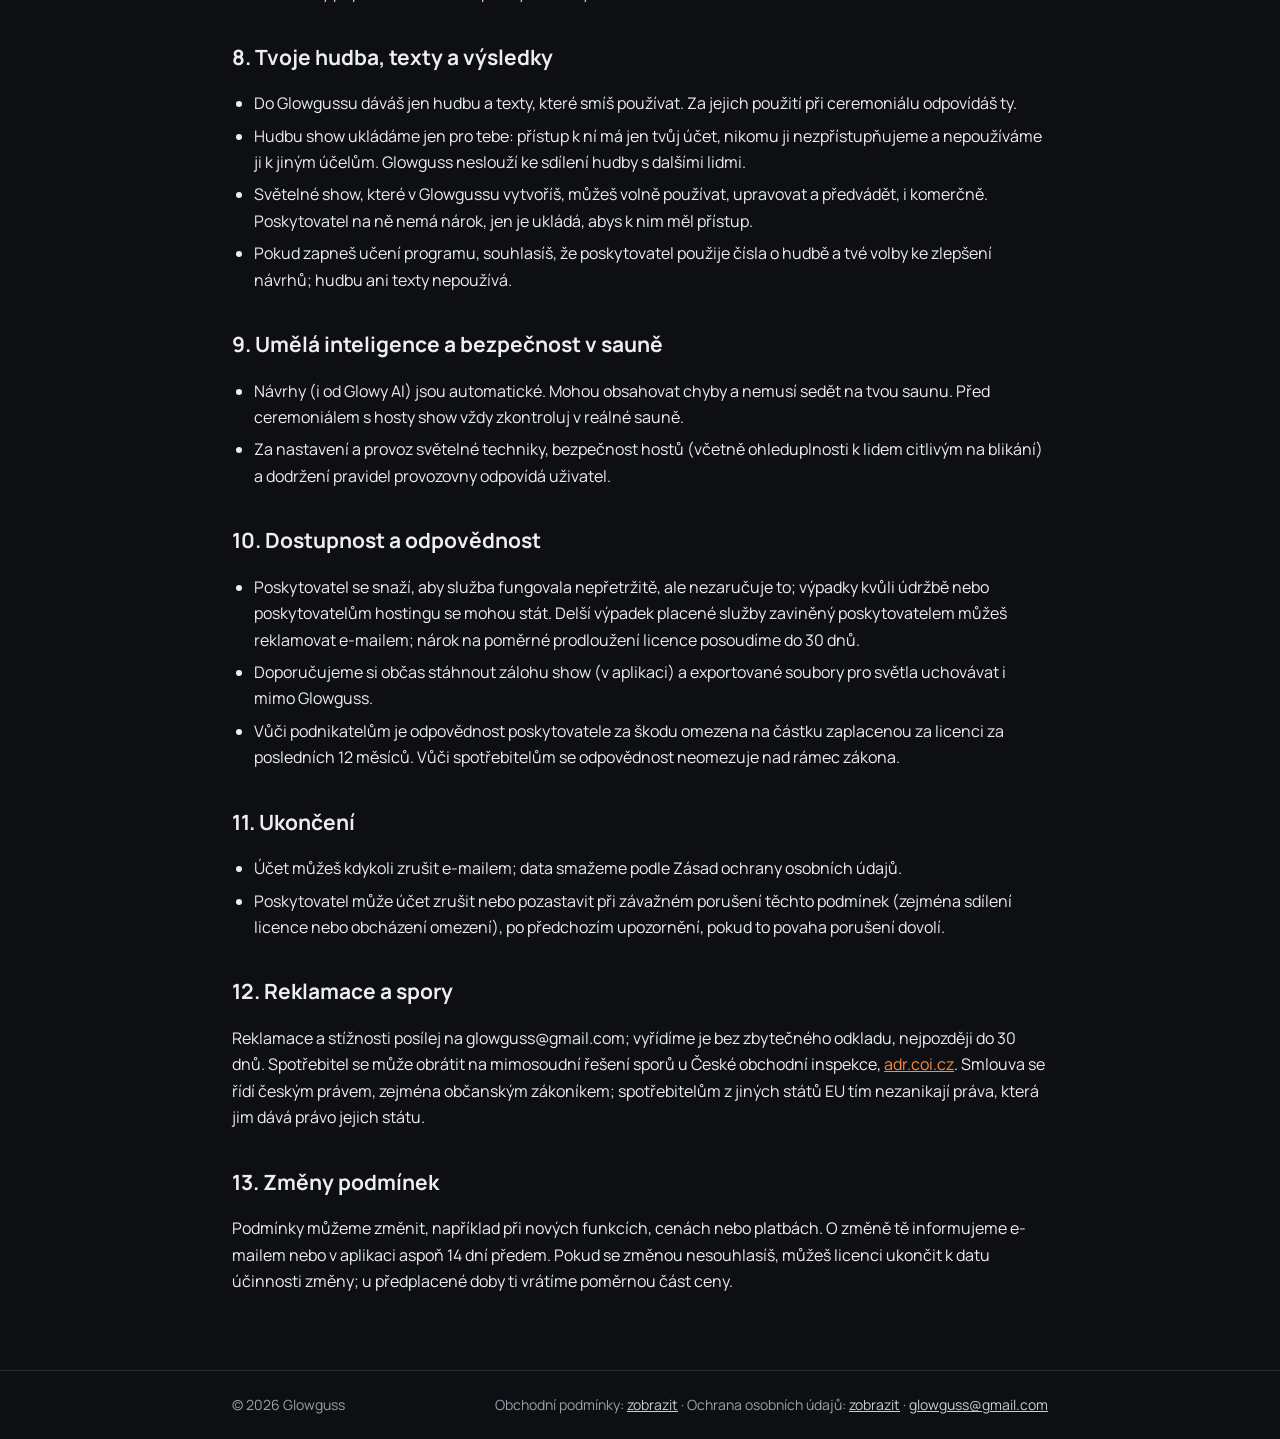
<file: docs/test/web/podminky.html>
<!DOCTYPE html>
<html lang="cs"><head><meta charset="utf-8"><meta name="viewport" content="width=device-width,initial-scale=1">
<title>Obchodní podmínky · Glowguss</title><link rel="icon" href="../ikona.png"><link rel="stylesheet" href="../../fonty/fonty.css">
<style>
:root{--bg:#0E0F13;--panel:#16181E;--line:#262A33;--fg:#EDEEF2;--fg2:#C9CDD6;--muted:#9AA0AD;--accent:#FF8A3D}
*{box-sizing:border-box}html,body{overflow-x:clip}
body{margin:0;background:var(--bg);color:var(--fg);font-family:"Manrope",system-ui,-apple-system,"Segoe UI",sans-serif;font-size:16px;line-height:1.65}
a{color:var(--accent)}
.wrap{max-width:860px;margin:0 auto;padding:0 22px}
header{border-bottom:1px solid var(--line);background:rgba(14,15,19,.9)}
header .wrap{display:flex;align-items:center;gap:16px;height:64px}
.brand{display:flex;align-items:center;gap:10px;font-weight:800;font-size:19px;text-decoration:none;color:var(--fg)}
.brand img{width:32px;height:32px;border-radius:8px}
header nav{margin-left:auto;display:flex;gap:16px;font-weight:600;font-size:14px}
header nav a{color:var(--fg2);text-decoration:none}header nav a:hover{color:var(--fg)}
main{padding:36px 0 60px}
h1{font-size:34px;line-height:1.2;margin:0 0 6px}
h2{font-size:21px;margin:34px 0 8px}
.ver{color:var(--muted);font-size:14px;margin:0 0 18px}
.lead{background:var(--panel);border:1px solid var(--line);border-radius:14px;padding:16px 18px;color:var(--fg2)}
ul{padding-left:22px}li{margin:6px 0}
table{width:100%;border-collapse:collapse;font-size:14.5px;margin:10px 0;display:block;overflow-x:auto}
th,td{text-align:left;vertical-align:top;border-bottom:1px solid var(--line);padding:9px 10px}
th{color:var(--muted);font-weight:700;font-size:13px;text-transform:uppercase;letter-spacing:.04em}
mark.d{background:#5a3a00;color:#FFD27A;border-radius:4px;padding:0 4px}
footer{border-top:1px solid var(--line);padding:22px 0;color:var(--muted);font-size:14px}
footer .wrap{display:flex;flex-wrap:wrap;gap:8px 18px;justify-content:space-between}
footer a{color:var(--fg2)}
</style></head><body>
<header><div class="wrap"><a class="brand" href="./"><img src="../ikona192.png" alt=""><span>Glowguss</span></a>
<nav><a href="./">Web</a><a href="../">Aplikace</a><a href="terms.html" lang="en">English</a></nav></div></header>
<main><div class="wrap">
<h1>Obchodní a licenční podmínky</h1>
<p class="ver">Verze 2026-11-23 · platné od 23. 11. 2026</p>

<h2>1. Kdo jsme a co tyto podmínky upravují</h2>
<p>Službu Glowguss (web glowguss.com a aplikace na glowguss.com/app) provozuje Milan Dvořák, IČO 08596123, se sídlem U Zlatého potoka 270, 251 63 Kunice, fyzická osoba podnikající podle živnostenského zákona (dále „poskytovatel“). Kontakt: <a href="mailto:glowguss@gmail.com">glowguss@gmail.com</a>. Poskytovatel není plátcem DPH.</p>
<p>Podmínky upravují vztah mezi poskytovatelem a každým, kdo si založí účet (dále „uživatel“). Uživatelem může být spotřebitel i podnikatel. Pro saunová centra platí individuální smlouva; tyto podmínky se na ně použijí v tom, co smlouva neupravuje.</p>
<p>Jak zacházíme s osobními údaji, popisují samostatné <a href="soukromi.html">Zásady ochrany osobních údajů</a>.</p>

<h2>2. Co Glowguss dělá</h2>
<p>Glowguss je program, který z hudby a příběhu saunového ceremoniálu navrhne světelnou show a připraví soubory pro řídicí program světel (např. QuickDMX). Rozbor hudby probíhá v zařízení uživatele. Hudbu show aplikace ukládá do soukromého úložiště uživatele, aby ji měl na všech svých zařízeních (nejvýš 2 GB na účet). Součástí může být asistent Glowy AI, který návrhy vytváří pomocí umělé inteligence.</p>
<p>Služba je ve vývoji a průběžně se mění. Poskytovatel může funkce přidávat, upravovat i rušit; podstatné zhoršení placené služby oznámí dopředu.</p>

<h2>3. Účet</h2>
<ul>
<li>Účet je osobní. Přihlašovací údaje nesmíš nikomu předat a odpovídáš za to, co se pod tvým účtem děje.</li>
<li>Uváděj pravdivý e-mail, na který ti můžeme psát.</li>
<li>Účet může založit jen osoba starší 16 let; pro uzavření placené licence musíš být plně svéprávný nebo jednat se souhlasem zákonného zástupce.</li>
</ul>

<h2>4. Licence pro jednoho člověka</h2>
<ul>
<li>Licence opravňuje k používání Glowgussu <b>jednu konkrétní osobu</b>. Sdílet ji s kolegy, dalšími saunéry nebo celým pracovištěm není dovoleno; pro více saunérů je určena licence pro centra.</li>
<li>Licence funguje na <b>2 zařízeních</b> (prohlížečích nebo programu), na obou jde dělat všechno. Po odebrání zařízení jde nové přidat až za 48 hodin.</li>
<li>Kvůli ochraně před sdílením služba zaznamenává použitá zařízení a zkrácené IP adresy (podrobně v Zásadách ochrany osobních údajů). Při důvodném podezření na sdílení tě poskytovatel nejdřív kontaktuje; při opakovaném nebo zjevném porušení může licenci pozastavit nebo ukončit bez náhrady.</li>
<li>Program nesmíš kopírovat, upravovat, rozebírat, obcházet jeho omezení ani ho dál prodávat či pronajímat.</li>
</ul>

<h2>5. Ceny a zkušební verze</h2>
<ul>
<li><b>Zkušební verze:</b> 14 dní zdarma, jednou na osobu a zařízení. Po skončení se nic automaticky neplatí.</li>
<li><b>Měsíční licence:</b> 400 Kč měsíčně, obsahuje 30 Glowcoinů každý měsíc.</li>
<li><b>Licence na 3 měsíce:</b> 1 050 Kč za 3 měsíce, obsahuje 30 Glowcoinů každý měsíc.</li>
<li><b>Roční licence:</b> 3 900 Kč ročně, obsahuje 30 Glowcoinů každý měsíc a jednorázově 100 Glowcoinů navíc při zaplacení.</li>
<li><b>Saunová centra:</b> cena individuálně podle počtu saun a saunérů.</li>
<li>Ceny jsou konečné. Platí cena uvedená v okamžiku objednávky.</li>
<li>Licenci i Glowcoiny objednáváš v aplikaci. Hned po objednávce uvidíš platební údaje a QR kód; platí se bankovním převodem se splatností 14 dní a variabilním symbolem, který je číslem objednávky. Jakmile platba dorazí, licence nebo Glowcoiny se připíšou a pošleme ti e-mailem doklad o zaplacení. Prodávající není plátcem DPH.</li>
<li>Před koncem období tě v aplikaci upozorníme a nabídneme prodloužení o další období. Licence se prodlouží, až ho zaplatíš. Když nezaplatíš, licence po konci zaplaceného období jednoduše přestane platit a nic nám nedlužíš.</li>
</ul>

<h2>6. Glowcoiny</h2>
<ul>
<li>Glowcoiny jsou kredity uvnitř aplikace na akce s umělou inteligencí (např. návrh světel Glowy AI, přepracování části, barevná varianta, úprava v chatu). Ruční úpravy jsou zdarma. Aktuální ceník akcí je vidět v aplikaci před každou akcí.</li>
<li>Glowcoiny jsou <b>digitální obsah</b>, který je dodán okamžikem připsání na účet. Nejsou to peníze, nejdou vyměnit za peníze, převést na jiný účet ani prodat.</li>
<li><b>Vrácení peněz:</b> dokoupený balíček Glowcoinů ti vrátíme, pokud o to požádáš na glowguss@gmail.com <b>do 14 dnů od nákupu</b> a z balíčku jsi ještě <b>nepoužil ani jeden</b> Glowcoin. Vrací se vždy celý balíček, peníze přijdou stejnou cestou, jakou jsi platil. Po 14 dnech nebo po prvním použití Glowcoinů z balíčku se peníze nevracejí.</li>
<li>Glowcoiny, které dostaneš v rámci licence nebo jako bonus (např. roční licence, pozvánka kamaráda, akce), jsou <b>bezplatný dárek</b> poskytovatele. Nemají peněžní hodnotu a nevzniká za ně žádný nárok na náhradu.</li>
<li>Akce stojí Glowcoiny i tehdy, když se ti výsledek nelíbí. Při technické chybě nebo když AI návrh odmítne vytvořit, se Glowcoiny automaticky vrátí.</li>
<li>Měsíční Glowcoiny z licence se <b>do dalšího měsíce nepřevádějí</b>, nevyužité na konci měsíce licence propadnou. Bonusové Glowcoiny k roční licenci platí do konce zaplaceného roku. Dokoupené Glowcoiny platí <b>24 měsíců</b> od nákupu.</li>
<li>Při akci se Glowcoiny strhávají nejdřív z těch, které propadnou nejdřív (měsíční z licence, pak bonusové, pak dokoupené od nejstaršího).</li>
<li>Při ukončení licence nebo účtu nevyčerpané Glowcoiny zanikají bez náhrady. Výjimka: když účet zruší poskytovatel bez tvého zavinění (např. ukončí službu), vrátí ti poměrnou část ceny za nevyužité dokoupené Glowcoiny.</li>
</ul>

<h2>7. Odstoupení od smlouvy (jen pro spotřebitele)</h2>
<p>Spotřebitel může od smlouvy uzavřené na dálku odstoupit do 14 dnů od jejího uzavření, a to e-mailem na glowguss@gmail.com. Podnikatelé (nákup na IČO) právo na odstoupení nemají. Vyzkoušet Glowguss před nákupem jde zdarma ve 14denní zkušební verzi.</p>
<ul>
<li><b>Licence</b> je služba. Při nákupu výslovně žádáš, aby začala běžet hned, ještě během lhůty pro odstoupení. Když pak odstoupíš, zaplatíš poměrnou část ceny za dobu, kdy licence běžela (vrátíme jen zbytek). Glowcoiny, které byly součástí licence, jsou dárek: při odstoupení zanikají a peníze se za ně nevracejí ani nepočítají.</li>
<li><b>Dokoupené Glowcoiny</b> jsou digitální obsah. Při nákupu výslovně žádáš o jejich okamžité připsání a potvrzuješ, že prvním použitím Glowcoinu z balíčku ztrácíš právo od smlouvy odstoupit. Celý nepoužitý balíček můžeš do 14 dnů od nákupu vrátit (viz bod 6).</li>
<li>Obě potvrzení dáváš zaškrtnutím při objednávce. Jejich znění a čas spolu s potvrzením objednávky najdeš v e-mailu s dokladem o zaplacení.</li>
<li>Peníze vrátíme do 14 dnů od odstoupení stejnou cestou, jakou jsi platil.</li>
<li>Právo na reklamaci vadné služby tím není nijak dotčeno: když něco nefunguje naší vinou, ozvi se a vyřešíme to.</li>
</ul>

<h2>7a. Platební spory (chargeback)</h2>
<ul>
<li>Když chceš peníze zpět, napiš nám nejdřív na glowguss@gmail.com. Žádost o vrácení peněz, odstoupení podle bodu 7 ani reklamace nikdy nevedou k zablokování účtu.</li>
<li>Pokud bez předchozího kontaktu s námi a bez oprávněného důvodu vrátíš platbu přes banku nebo kartovou společnost (chargeback), poskytovatel může účet <b>pozastavit, dokud nebude dlužná částka uhrazena</b> (včetně poplatku, který nám za chargeback účtuje banka nebo prodejce). Po úhradě se účet obnoví i se všemi show.</li>
<li>Při opakovaném neoprávněném chargebacku může poskytovatel účet zrušit.</li>
<li>Glowcoiny připsané na základě platby, která byla vrácena, se z účtu odečtou.</li>
</ul>

<h2>8. Tvoje hudba, texty a výsledky</h2>
<ul>
<li>Do Glowgussu dáváš jen hudbu a texty, které smíš používat. Za jejich použití při ceremoniálu odpovídáš ty.</li>
<li>Hudbu show ukládáme jen pro tebe: přístup k ní má jen tvůj účet, nikomu ji nezpřístupňujeme a nepoužíváme ji k jiným účelům. Glowguss neslouží ke sdílení hudby s dalšími lidmi.</li>
<li>Světelné show, které v Glowgussu vytvoříš, můžeš volně používat, upravovat a předvádět, i komerčně. Poskytovatel na ně nemá nárok, jen je ukládá, abys k nim měl přístup.</li>
<li>Pokud zapneš učení programu, souhlasíš, že poskytovatel použije čísla o hudbě a tvé volby ke zlepšení návrhů; hudbu ani texty nepoužívá.</li>
</ul>

<h2>9. Umělá inteligence a bezpečnost v sauně</h2>
<ul>
<li>Návrhy (i od Glowy AI) jsou automatické. Mohou obsahovat chyby a nemusí sedět na tvou saunu. Před ceremoniálem s hosty show vždy zkontroluj v reálné sauně.</li>
<li>Za nastavení a provoz světelné techniky, bezpečnost hostů (včetně ohleduplnosti k lidem citlivým na blikání) a dodržení pravidel provozovny odpovídá uživatel.</li>
</ul>

<h2>10. Dostupnost a odpovědnost</h2>
<ul>
<li>Poskytovatel se snaží, aby služba fungovala nepřetržitě, ale nezaručuje to; výpadky kvůli údržbě nebo poskytovatelům hostingu se mohou stát. Delší výpadek placené služby zaviněný poskytovatelem můžeš reklamovat e-mailem; nárok na poměrné prodloužení licence posoudíme do 30 dnů.</li>
<li>Doporučujeme si občas stáhnout zálohu show (v aplikaci) a exportované soubory pro světla uchovávat i mimo Glowguss.</li>
<li>Vůči podnikatelům je odpovědnost poskytovatele za škodu omezena na částku zaplacenou za licenci za posledních 12 měsíců. Vůči spotřebitelům se odpovědnost neomezuje nad rámec zákona.</li>
</ul>

<h2>11. Ukončení</h2>
<ul>
<li>Účet můžeš kdykoli zrušit e-mailem; data smažeme podle Zásad ochrany osobních údajů.</li>
<li>Poskytovatel může účet zrušit nebo pozastavit při závažném porušení těchto podmínek (zejména sdílení licence nebo obcházení omezení), po předchozím upozornění, pokud to povaha porušení dovolí.</li>
</ul>

<h2>12. Reklamace a spory</h2>
<p>Reklamace a stížnosti posílej na glowguss@gmail.com; vyřídíme je bez zbytečného odkladu, nejpozději do 30 dnů. Spotřebitel se může obrátit na mimosoudní řešení sporů u České obchodní inspekce, <a href="https://adr.coi.cz" target="_blank" rel="noopener">adr.coi.cz</a>. Smlouva se řídí českým právem, zejména občanským zákoníkem; spotřebitelům z jiných států EU tím nezanikají práva, která jim dává právo jejich státu.</p>

<h2>13. Změny podmínek</h2>
<p>Podmínky můžeme změnit, například při nových funkcích, cenách nebo platbách. O změně tě informujeme e-mailem nebo v aplikaci aspoň 14 dní předem. Pokud se změnou nesouhlasíš, můžeš licenci ukončit k datu účinnosti změny; u předplacené doby ti vrátíme poměrnou část ceny.</p>
</div></main>
<footer><div class="wrap"><span>© 2026 Glowguss</span><span>Obchodní podmínky: <a href="podminky.html">zobrazit</a> · Ochrana osobních údajů: <a href="soukromi.html">zobrazit</a> · <a href="mailto:glowguss@gmail.com">glowguss@gmail.com</a></span></div></footer>
</body></html>
</file>
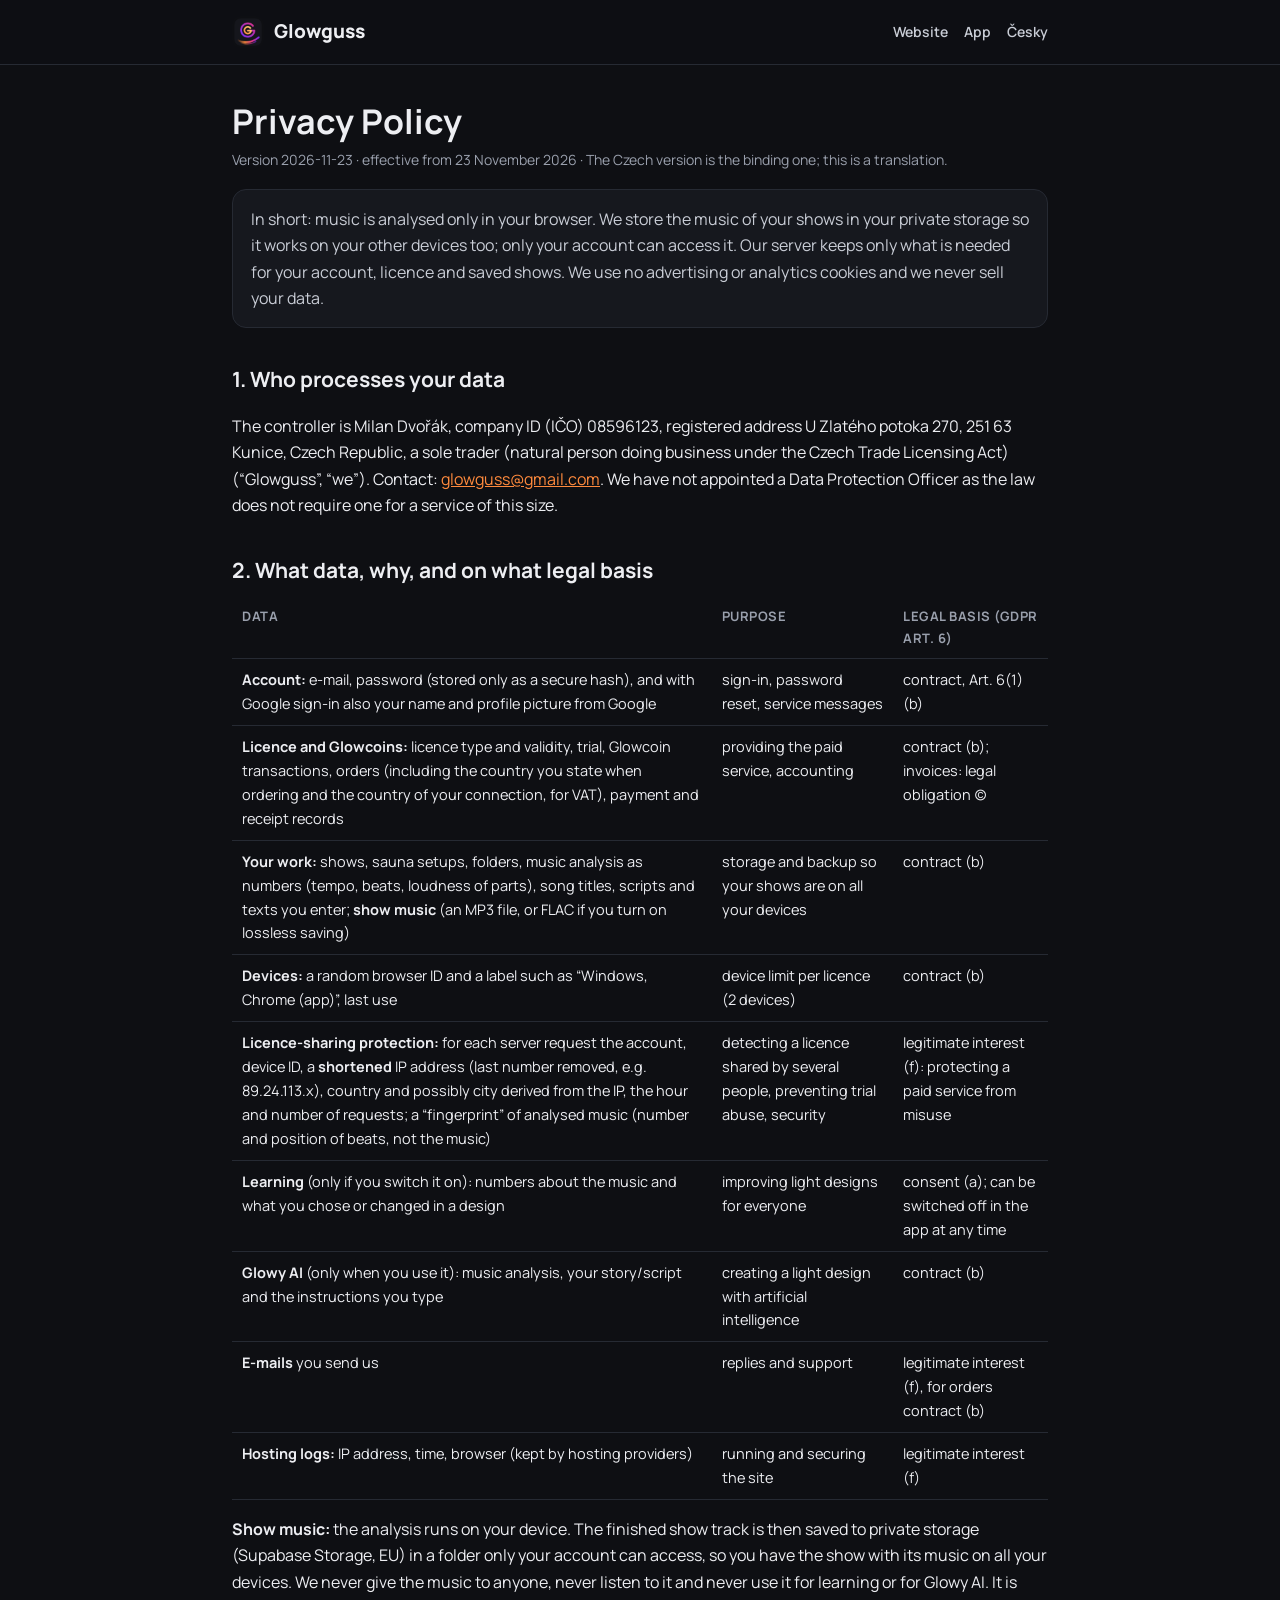
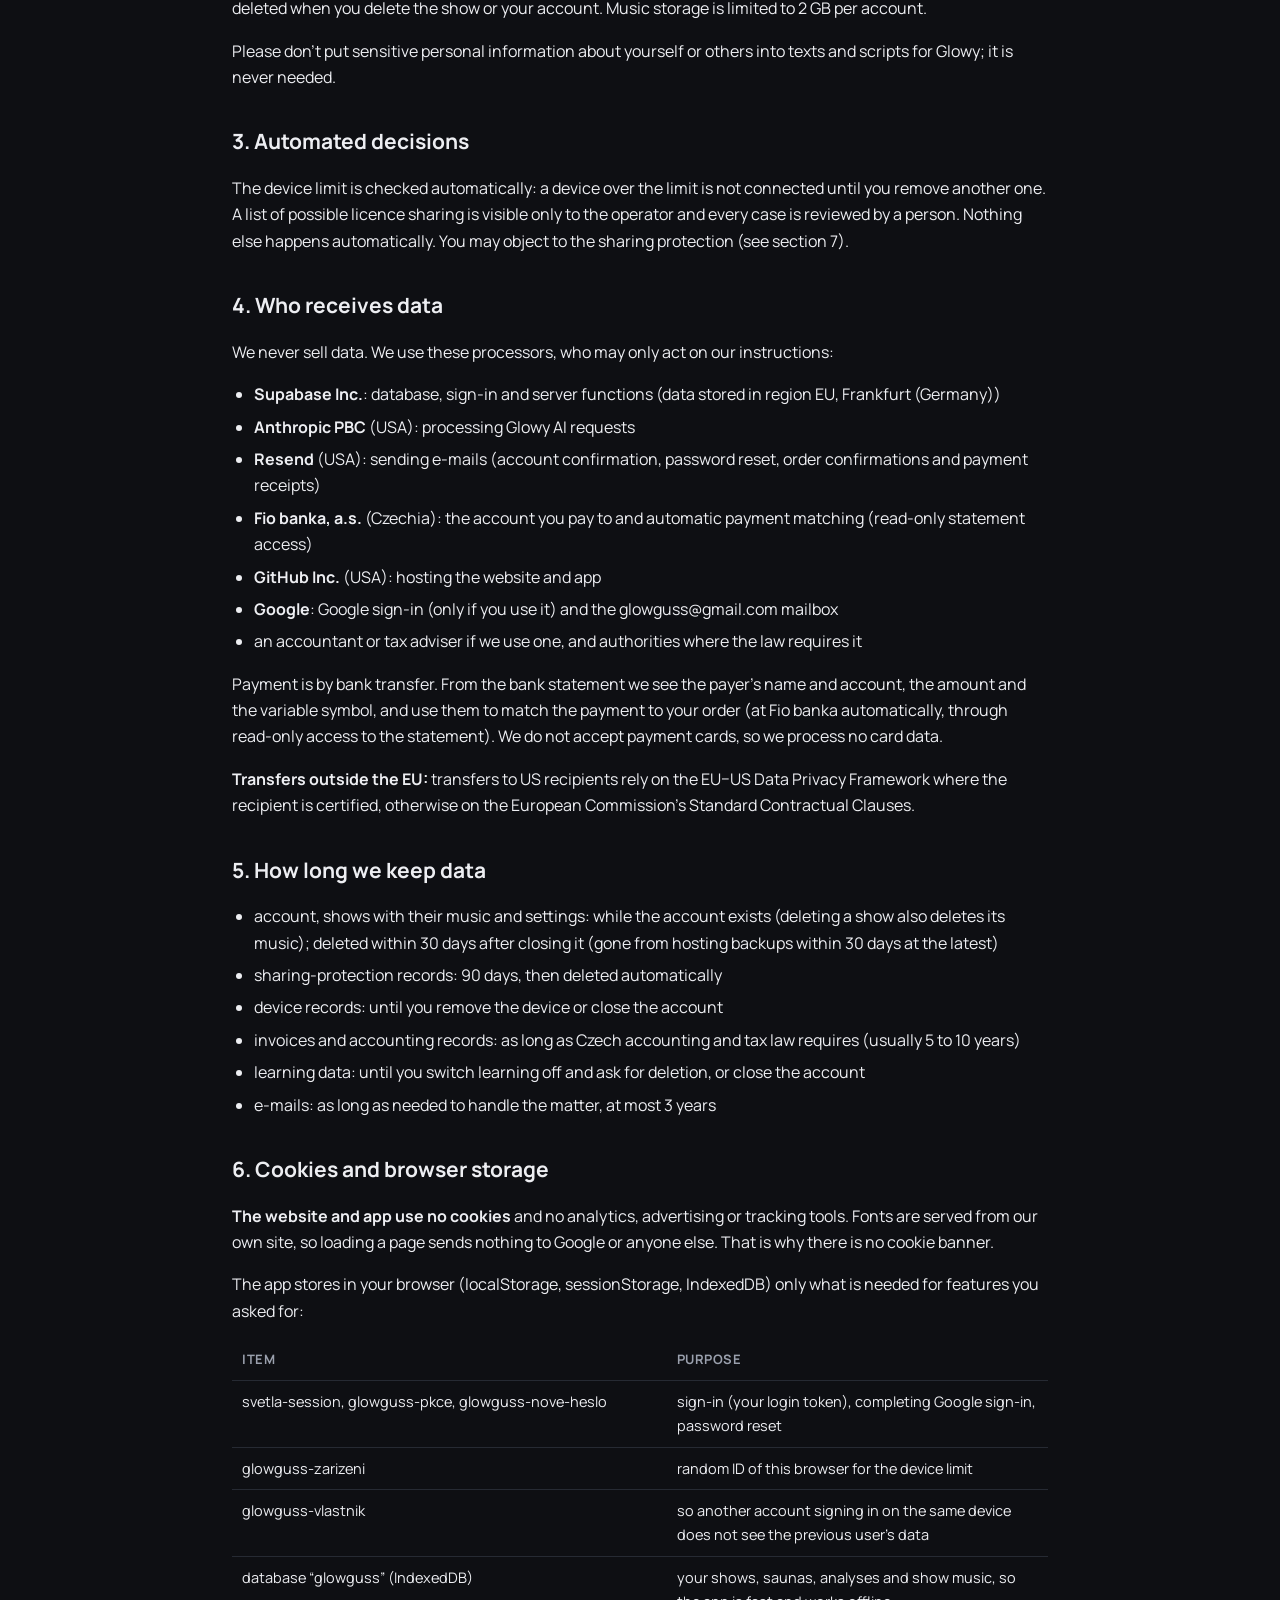
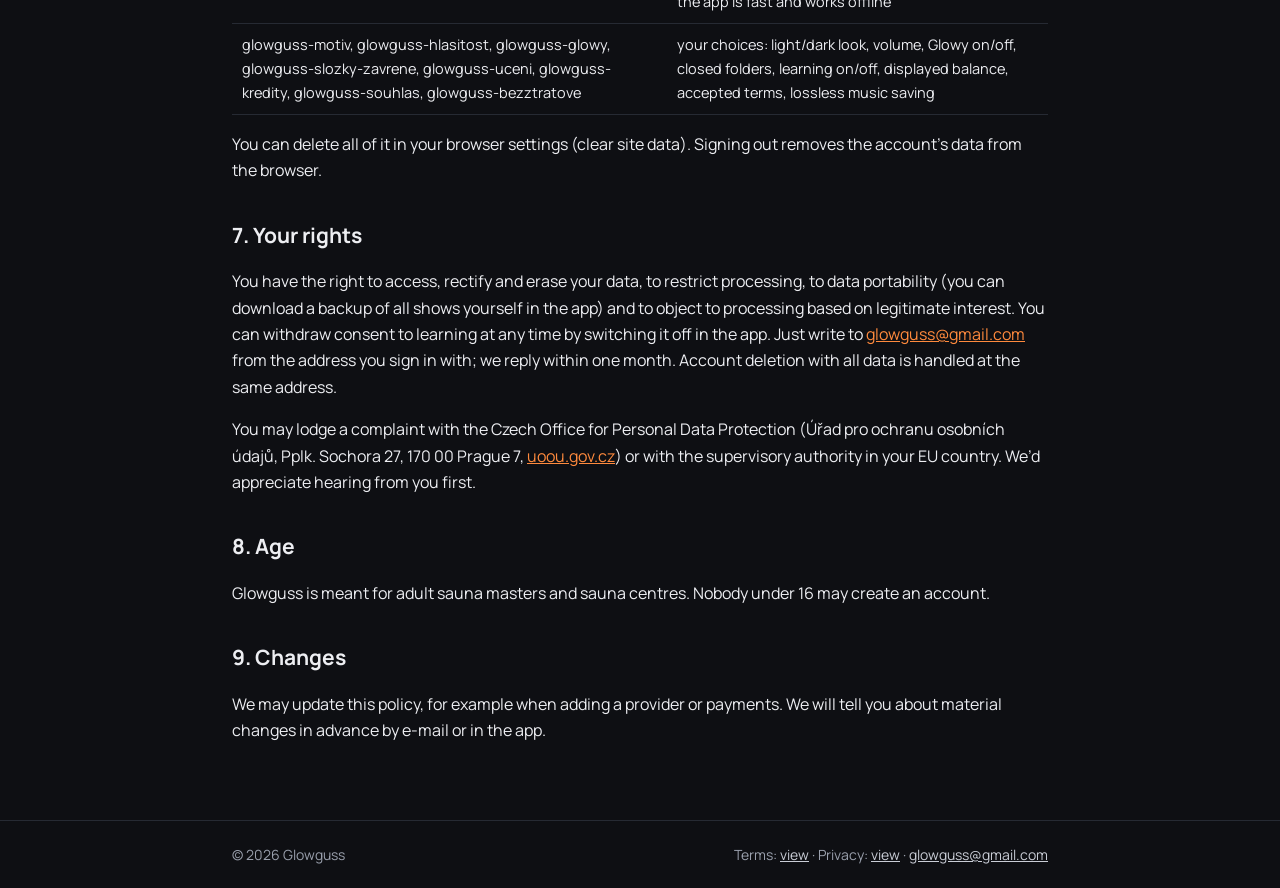
<file: docs/test/web/privacy.html>
<!DOCTYPE html>
<html lang="en"><head><meta charset="utf-8"><meta name="viewport" content="width=device-width,initial-scale=1">
<title>Privacy Policy · Glowguss</title><link rel="icon" href="../ikona.png"><link rel="stylesheet" href="../../fonty/fonty.css">
<style>
:root{--bg:#0E0F13;--panel:#16181E;--line:#262A33;--fg:#EDEEF2;--fg2:#C9CDD6;--muted:#9AA0AD;--accent:#FF8A3D}
*{box-sizing:border-box}html,body{overflow-x:clip}
body{margin:0;background:var(--bg);color:var(--fg);font-family:"Manrope",system-ui,-apple-system,"Segoe UI",sans-serif;font-size:16px;line-height:1.65}
a{color:var(--accent)}
.wrap{max-width:860px;margin:0 auto;padding:0 22px}
header{border-bottom:1px solid var(--line);background:rgba(14,15,19,.9)}
header .wrap{display:flex;align-items:center;gap:16px;height:64px}
.brand{display:flex;align-items:center;gap:10px;font-weight:800;font-size:19px;text-decoration:none;color:var(--fg)}
.brand img{width:32px;height:32px;border-radius:8px}
header nav{margin-left:auto;display:flex;gap:16px;font-weight:600;font-size:14px}
header nav a{color:var(--fg2);text-decoration:none}header nav a:hover{color:var(--fg)}
main{padding:36px 0 60px}
h1{font-size:34px;line-height:1.2;margin:0 0 6px}
h2{font-size:21px;margin:34px 0 8px}
.ver{color:var(--muted);font-size:14px;margin:0 0 18px}
.lead{background:var(--panel);border:1px solid var(--line);border-radius:14px;padding:16px 18px;color:var(--fg2)}
ul{padding-left:22px}li{margin:6px 0}
table{width:100%;border-collapse:collapse;font-size:14.5px;margin:10px 0;display:block;overflow-x:auto}
th,td{text-align:left;vertical-align:top;border-bottom:1px solid var(--line);padding:9px 10px}
th{color:var(--muted);font-weight:700;font-size:13px;text-transform:uppercase;letter-spacing:.04em}
mark.d{background:#5a3a00;color:#FFD27A;border-radius:4px;padding:0 4px}
footer{border-top:1px solid var(--line);padding:22px 0;color:var(--muted);font-size:14px}
footer .wrap{display:flex;flex-wrap:wrap;gap:8px 18px;justify-content:space-between}
footer a{color:var(--fg2)}
</style></head><body>
<header><div class="wrap"><a class="brand" href="./"><img src="../ikona192.png" alt=""><span>Glowguss</span></a>
<nav><a href="./">Website</a><a href="../">App</a><a href="soukromi.html" lang="cs">Česky</a></nav></div></header>
<main><div class="wrap">
<h1>Privacy Policy</h1>
<p class="ver">Version 2026-11-23 · effective from 23 November 2026 · The Czech version is the binding one; this is a translation.</p>
<p class="lead">In short: music is analysed only in your browser. We store the music of your shows in your private storage so it works on your other devices too; only your account can access it. Our server keeps only what is needed for your account, licence and saved shows. We use no advertising or analytics cookies and we never sell your data.</p>

<h2>1. Who processes your data</h2>
<p>The controller is Milan Dvořák, company ID (IČO) 08596123, registered address U Zlatého potoka 270, 251 63 Kunice, Czech Republic, a sole trader (natural person doing business under the Czech Trade Licensing Act) (“Glowguss”, “we”). Contact: <a href="mailto:glowguss@gmail.com">glowguss@gmail.com</a>. We have not appointed a Data Protection Officer as the law does not require one for a service of this size.</p>

<h2>2. What data, why, and on what legal basis</h2>
<table>
<tr><th>Data</th><th>Purpose</th><th>Legal basis (GDPR Art. 6)</th></tr>
<tr><td><b>Account:</b> e-mail, password (stored only as a secure hash), and with Google sign-in also your name and profile picture from Google</td><td>sign-in, password reset, service messages</td><td>contract, Art. 6(1)(b)</td></tr>
<tr><td><b>Licence and Glowcoins:</b> licence type and validity, trial, Glowcoin transactions, orders (including the country you state when ordering and the country of your connection, for VAT), payment and receipt records</td><td>providing the paid service, accounting</td><td>contract (b); invoices: legal obligation (c)</td></tr>
<tr><td><b>Your work:</b> shows, sauna setups, folders, music analysis as numbers (tempo, beats, loudness of parts), song titles, scripts and texts you enter; <b>show music</b> (an MP3 file, or FLAC if you turn on lossless saving)</td><td>storage and backup so your shows are on all your devices</td><td>contract (b)</td></tr>
<tr><td><b>Devices:</b> a random browser ID and a label such as “Windows, Chrome (app)”, last use</td><td>device limit per licence (2 devices)</td><td>contract (b)</td></tr>
<tr><td><b>Licence-sharing protection:</b> for each server request the account, device ID, a <b>shortened</b> IP address (last number removed, e.g. 89.24.113.x), country and possibly city derived from the IP, the hour and number of requests; a “fingerprint” of analysed music (number and position of beats, not the music)</td><td>detecting a licence shared by several people, preventing trial abuse, security</td><td>legitimate interest (f): protecting a paid service from misuse</td></tr>
<tr><td><b>Learning</b> (only if you switch it on): numbers about the music and what you chose or changed in a design</td><td>improving light designs for everyone</td><td>consent (a); can be switched off in the app at any time</td></tr>
<tr><td><b>Glowy AI</b> (only when you use it): music analysis, your story/script and the instructions you type</td><td>creating a light design with artificial intelligence</td><td>contract (b)</td></tr>
<tr><td><b>E-mails</b> you send us</td><td>replies and support</td><td>legitimate interest (f), for orders contract (b)</td></tr>
<tr><td><b>Hosting logs:</b> IP address, time, browser (kept by hosting providers)</td><td>running and securing the site</td><td>legitimate interest (f)</td></tr>
</table>
<p><b>Show music:</b> the analysis runs on your device. The finished show track is then saved to private storage (Supabase Storage, EU) in a folder only your account can access, so you have the show with its music on all your devices. We never give the music to anyone, never listen to it and never use it for learning or for Glowy AI. It is deleted when you delete the show or your account. Music storage is limited to 2 GB per account.</p>
<p>Please don’t put sensitive personal information about yourself or others into texts and scripts for Glowy; it is never needed.</p>

<h2>3. Automated decisions</h2>
<p>The device limit is checked automatically: a device over the limit is not connected until you remove another one. A list of possible licence sharing is visible only to the operator and every case is reviewed by a person. Nothing else happens automatically. You may object to the sharing protection (see section 7).</p>

<h2>4. Who receives data</h2>
<p>We never sell data. We use these processors, who may only act on our instructions:</p>
<ul>
<li><b>Supabase Inc.</b>: database, sign-in and server functions (data stored in region EU, Frankfurt (Germany))</li>
<li><b>Anthropic PBC</b> (USA): processing Glowy AI requests</li>
<li><b>Resend</b> (USA): sending e-mails (account confirmation, password reset, order confirmations and payment receipts)</li>
<li><b>Fio banka, a.s.</b> (Czechia): the account you pay to and automatic payment matching (read-only statement access)</li>
<li><b>GitHub Inc.</b> (USA): hosting the website and app</li>
<li><b>Google</b>: Google sign-in (only if you use it) and the glowguss@gmail.com mailbox</li>
<li>an accountant or tax adviser if we use one, and authorities where the law requires it</li>
</ul>
<p>Payment is by bank transfer. From the bank statement we see the payer's name and account, the amount and the variable symbol, and use them to match the payment to your order (at Fio banka automatically, through read-only access to the statement). We do not accept payment cards, so we process no card data.</p>
<p><b>Transfers outside the EU:</b> transfers to US recipients rely on the EU–US Data Privacy Framework where the recipient is certified, otherwise on the European Commission’s Standard Contractual Clauses.</p>

<h2>5. How long we keep data</h2>
<ul>
<li>account, shows with their music and settings: while the account exists (deleting a show also deletes its music); deleted within 30 days after closing it (gone from hosting backups within 30 days at the latest)</li>
<li>sharing-protection records: 90 days, then deleted automatically</li>
<li>device records: until you remove the device or close the account</li>
<li>invoices and accounting records: as long as Czech accounting and tax law requires (usually 5 to 10 years)</li>
<li>learning data: until you switch learning off and ask for deletion, or close the account</li>
<li>e-mails: as long as needed to handle the matter, at most 3 years</li>
</ul>

<h2 id="cookies">6. Cookies and browser storage</h2>
<p><b>The website and app use no cookies</b> and no analytics, advertising or tracking tools. Fonts are served from our own site, so loading a page sends nothing to Google or anyone else. That is why there is no cookie banner.</p>
<p>The app stores in your browser (localStorage, sessionStorage, IndexedDB) only what is needed for features you asked for:</p>
<table>
<tr><th>Item</th><th>Purpose</th></tr>
<tr><td>svetla-session, glowguss-pkce, glowguss-nove-heslo</td><td>sign-in (your login token), completing Google sign-in, password reset</td></tr>
<tr><td>glowguss-zarizeni</td><td>random ID of this browser for the device limit</td></tr>
<tr><td>glowguss-vlastnik</td><td>so another account signing in on the same device does not see the previous user’s data</td></tr>
<tr><td>database “glowguss” (IndexedDB)</td><td>your shows, saunas, analyses and show music, so the app is fast and works offline</td></tr>
<tr><td>glowguss-motiv, glowguss-hlasitost, glowguss-glowy, glowguss-slozky-zavrene, glowguss-uceni, glowguss-kredity, glowguss-souhlas, glowguss-bezztratove</td><td>your choices: light/dark look, volume, Glowy on/off, closed folders, learning on/off, displayed balance, accepted terms, lossless music saving</td></tr>
</table>
<p>You can delete all of it in your browser settings (clear site data). Signing out removes the account’s data from the browser.</p>

<h2>7. Your rights</h2>
<p>You have the right to access, rectify and erase your data, to restrict processing, to data portability (you can download a backup of all shows yourself in the app) and to object to processing based on legitimate interest. You can withdraw consent to learning at any time by switching it off in the app. Just write to <a href="mailto:glowguss@gmail.com">glowguss@gmail.com</a> from the address you sign in with; we reply within one month. Account deletion with all data is handled at the same address.</p>
<p>You may lodge a complaint with the Czech Office for Personal Data Protection (Úřad pro ochranu osobních údajů, Pplk. Sochora 27, 170 00 Prague 7, <a href="https://uoou.gov.cz" target="_blank" rel="noopener">uoou.gov.cz</a>) or with the supervisory authority in your EU country. We’d appreciate hearing from you first.</p>

<h2>8. Age</h2>
<p>Glowguss is meant for adult sauna masters and sauna centres. Nobody under 16 may create an account.</p>

<h2>9. Changes</h2>
<p>We may update this policy, for example when adding a provider or payments. We will tell you about material changes in advance by e-mail or in the app.</p>
</div></main>
<footer><div class="wrap"><span>© 2026 Glowguss</span><span>Terms: <a href="terms.html">view</a> · Privacy: <a href="privacy.html">view</a> · <a href="mailto:glowguss@gmail.com">glowguss@gmail.com</a></span></div></footer>
</body></html>
</file>
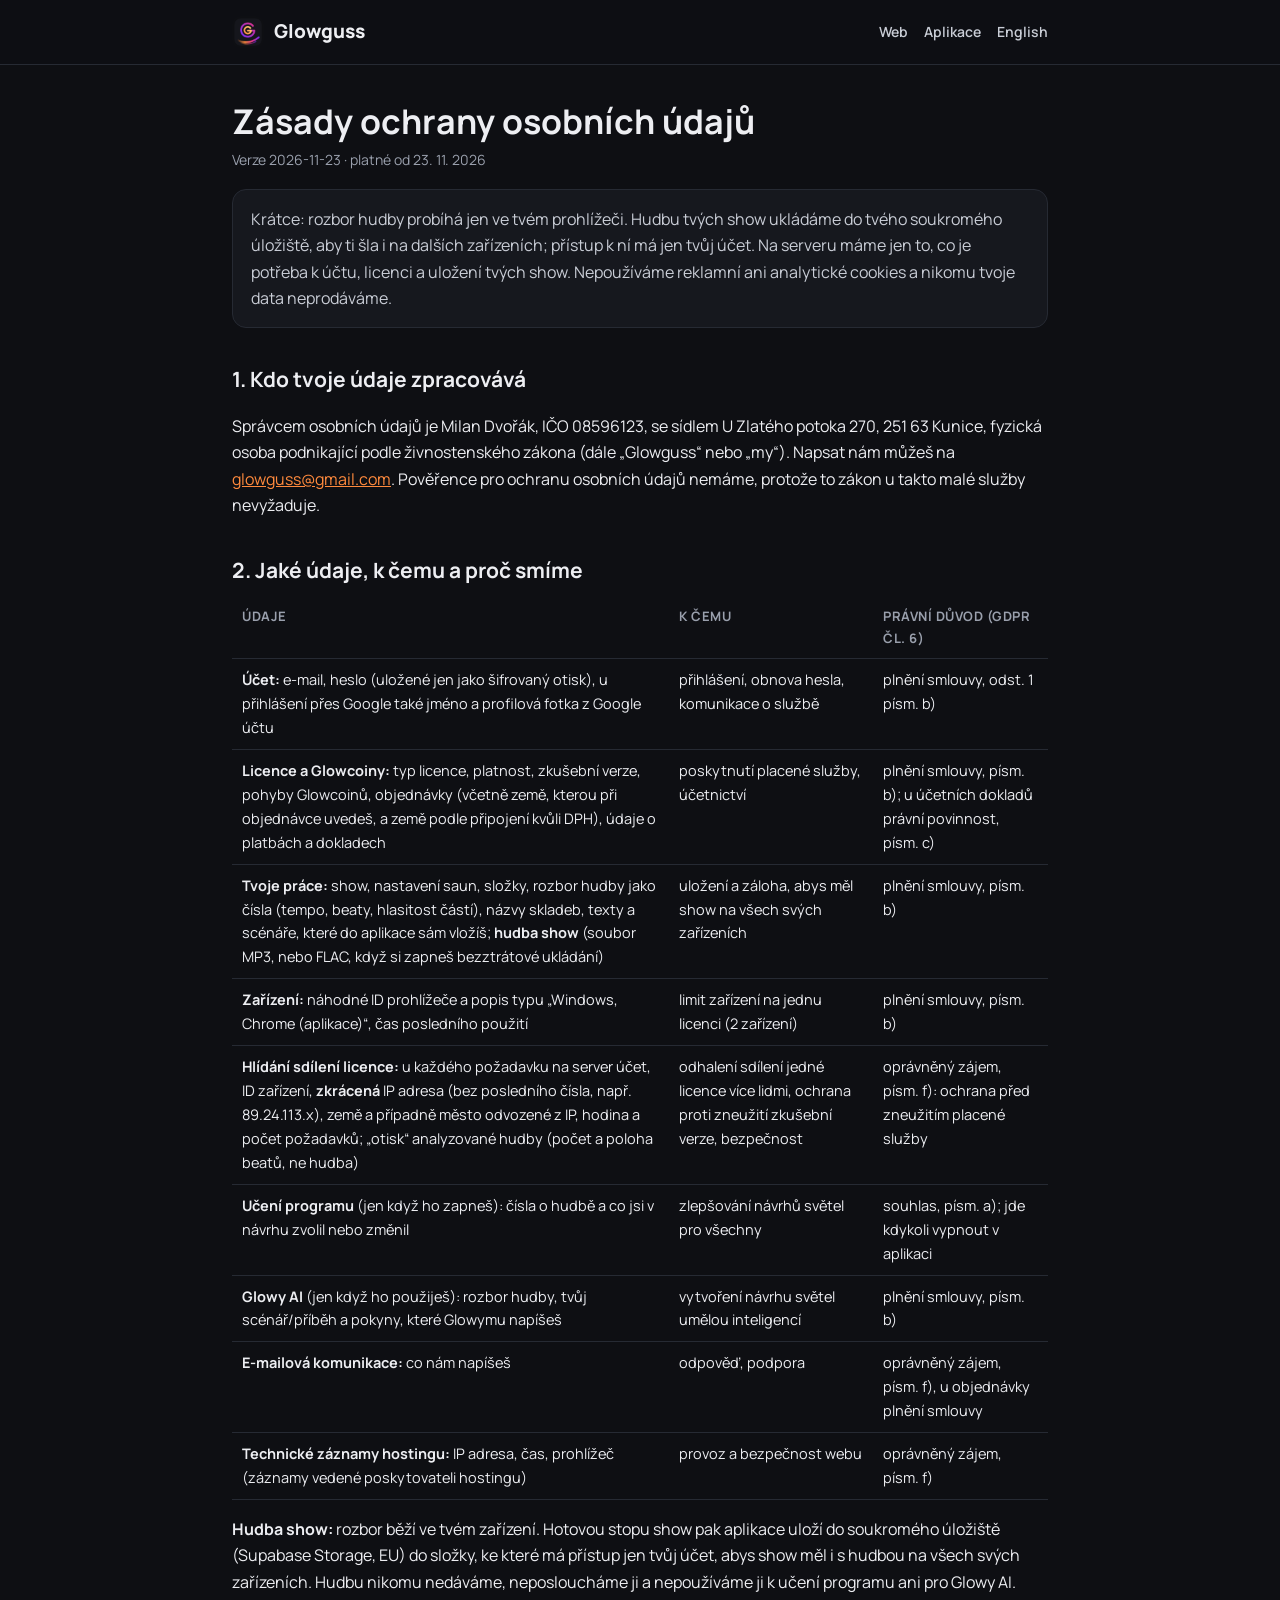
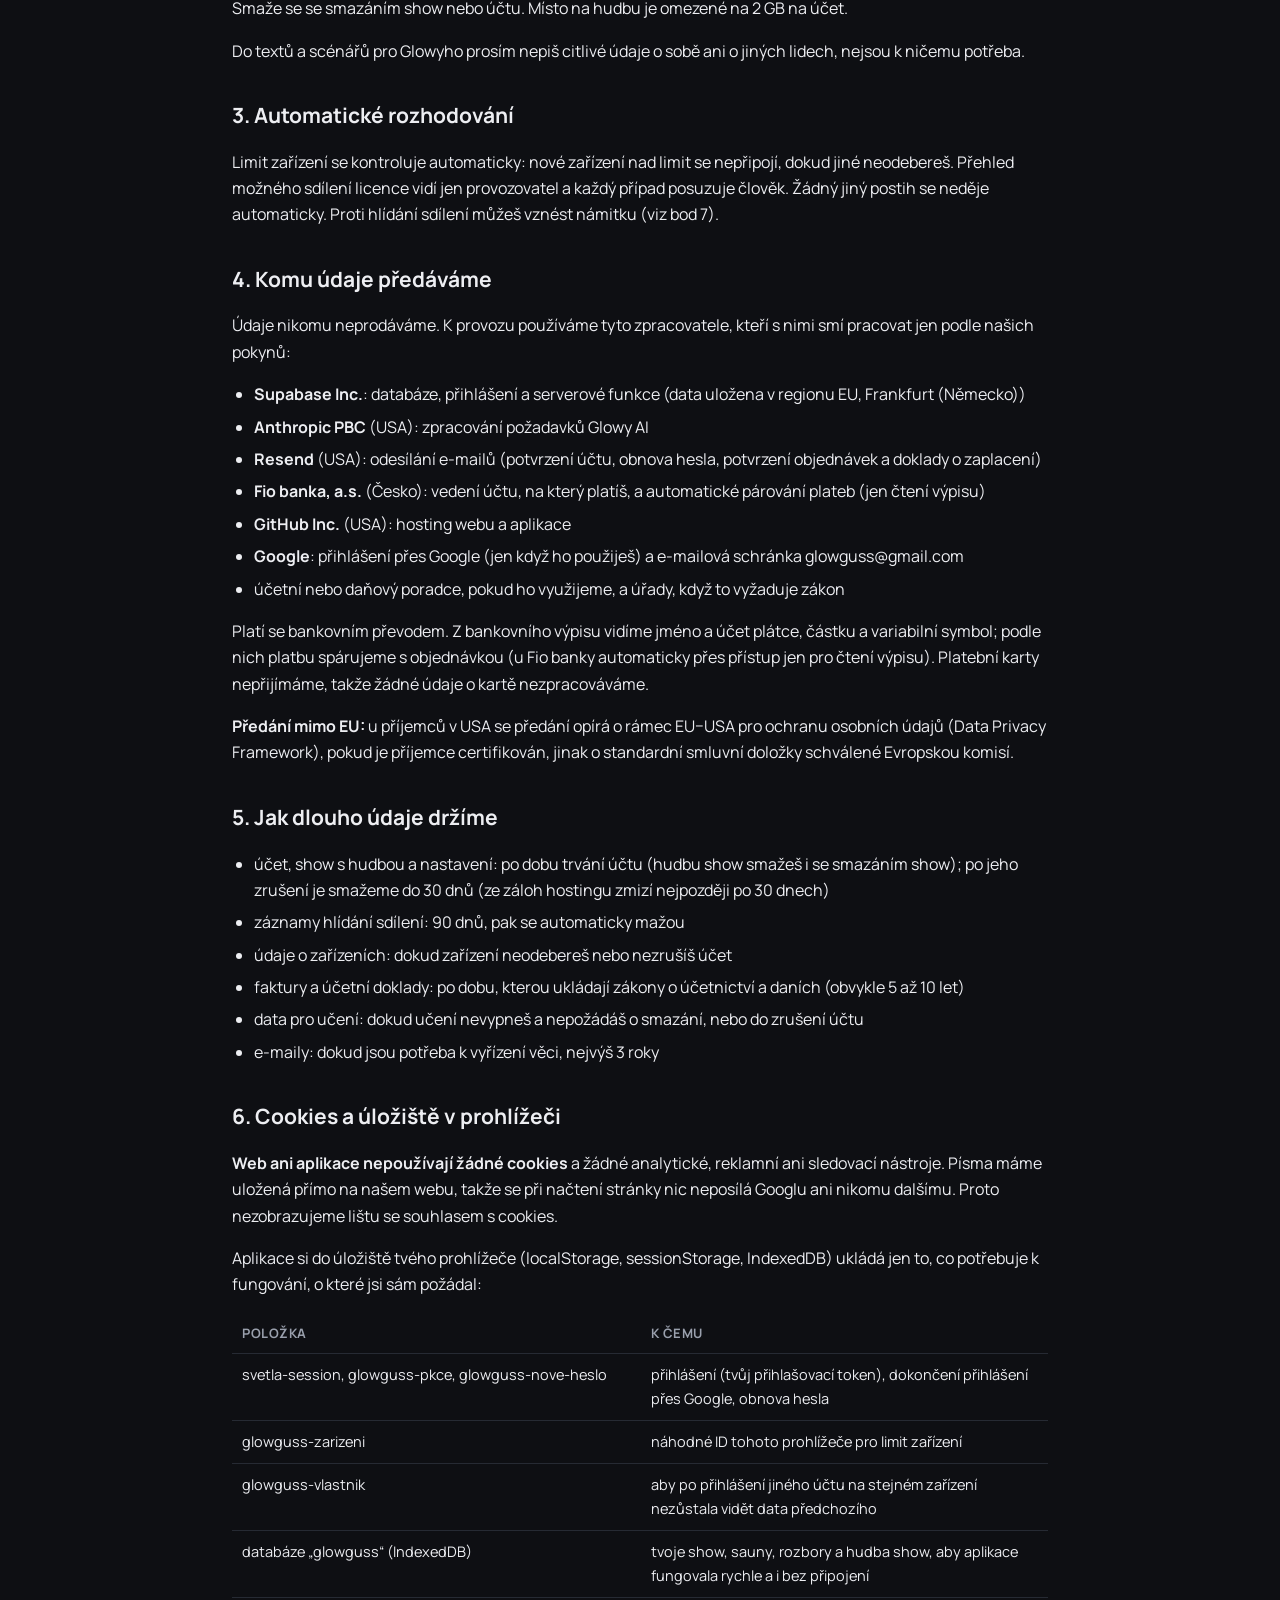
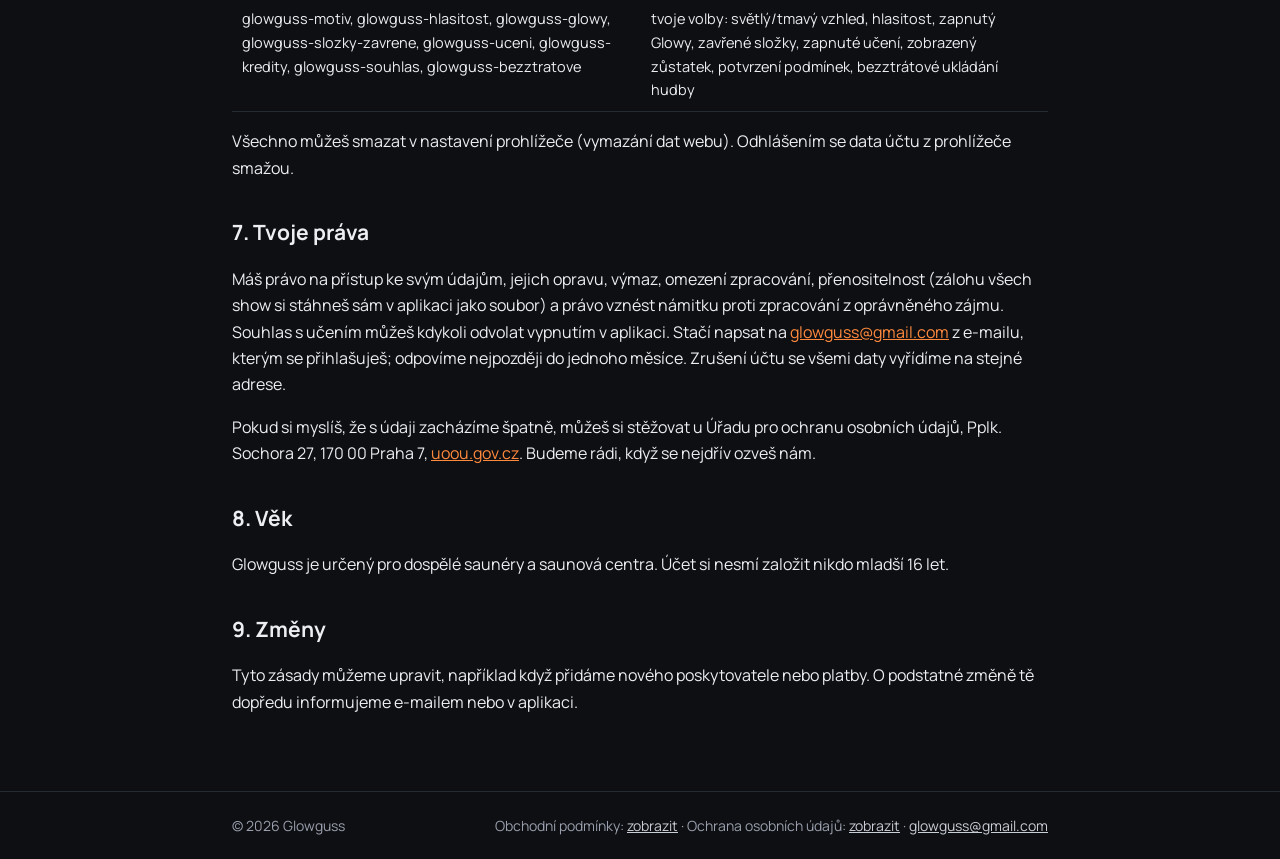
<file: docs/test/web/soukromi.html>
<!DOCTYPE html>
<html lang="cs"><head><meta charset="utf-8"><meta name="viewport" content="width=device-width,initial-scale=1">
<title>Zásady ochrany osobních údajů · Glowguss</title><link rel="icon" href="../ikona.png"><link rel="stylesheet" href="../../fonty/fonty.css">
<style>
:root{--bg:#0E0F13;--panel:#16181E;--line:#262A33;--fg:#EDEEF2;--fg2:#C9CDD6;--muted:#9AA0AD;--accent:#FF8A3D}
*{box-sizing:border-box}html,body{overflow-x:clip}
body{margin:0;background:var(--bg);color:var(--fg);font-family:"Manrope",system-ui,-apple-system,"Segoe UI",sans-serif;font-size:16px;line-height:1.65}
a{color:var(--accent)}
.wrap{max-width:860px;margin:0 auto;padding:0 22px}
header{border-bottom:1px solid var(--line);background:rgba(14,15,19,.9)}
header .wrap{display:flex;align-items:center;gap:16px;height:64px}
.brand{display:flex;align-items:center;gap:10px;font-weight:800;font-size:19px;text-decoration:none;color:var(--fg)}
.brand img{width:32px;height:32px;border-radius:8px}
header nav{margin-left:auto;display:flex;gap:16px;font-weight:600;font-size:14px}
header nav a{color:var(--fg2);text-decoration:none}header nav a:hover{color:var(--fg)}
main{padding:36px 0 60px}
h1{font-size:34px;line-height:1.2;margin:0 0 6px}
h2{font-size:21px;margin:34px 0 8px}
.ver{color:var(--muted);font-size:14px;margin:0 0 18px}
.lead{background:var(--panel);border:1px solid var(--line);border-radius:14px;padding:16px 18px;color:var(--fg2)}
ul{padding-left:22px}li{margin:6px 0}
table{width:100%;border-collapse:collapse;font-size:14.5px;margin:10px 0;display:block;overflow-x:auto}
th,td{text-align:left;vertical-align:top;border-bottom:1px solid var(--line);padding:9px 10px}
th{color:var(--muted);font-weight:700;font-size:13px;text-transform:uppercase;letter-spacing:.04em}
mark.d{background:#5a3a00;color:#FFD27A;border-radius:4px;padding:0 4px}
footer{border-top:1px solid var(--line);padding:22px 0;color:var(--muted);font-size:14px}
footer .wrap{display:flex;flex-wrap:wrap;gap:8px 18px;justify-content:space-between}
footer a{color:var(--fg2)}
</style></head><body>
<header><div class="wrap"><a class="brand" href="./"><img src="../ikona192.png" alt=""><span>Glowguss</span></a>
<nav><a href="./">Web</a><a href="../">Aplikace</a><a href="privacy.html" lang="en">English</a></nav></div></header>
<main><div class="wrap">
<h1>Zásady ochrany osobních údajů</h1>
<p class="ver">Verze 2026-11-23 · platné od 23. 11. 2026</p>
<p class="lead">Krátce: rozbor hudby probíhá jen ve tvém prohlížeči. Hudbu tvých show ukládáme do tvého soukromého úložiště, aby ti šla i na dalších zařízeních; přístup k ní má jen tvůj účet. Na serveru máme jen to, co je potřeba k účtu, licenci a uložení tvých show. Nepoužíváme reklamní ani analytické cookies a nikomu tvoje data neprodáváme.</p>

<h2>1. Kdo tvoje údaje zpracovává</h2>
<p>Správcem osobních údajů je Milan Dvořák, IČO 08596123, se sídlem U Zlatého potoka 270, 251 63 Kunice, fyzická osoba podnikající podle živnostenského zákona (dále „Glowguss“ nebo „my“). Napsat nám můžeš na <a href="mailto:glowguss@gmail.com">glowguss@gmail.com</a>. Pověřence pro ochranu osobních údajů nemáme, protože to zákon u takto malé služby nevyžaduje.</p>

<h2>2. Jaké údaje, k čemu a proč smíme</h2>
<table>
<tr><th>Údaje</th><th>K čemu</th><th>Právní důvod (GDPR čl. 6)</th></tr>
<tr><td><b>Účet:</b> e-mail, heslo (uložené jen jako šifrovaný otisk), u přihlášení přes Google také jméno a profilová fotka z Google účtu</td><td>přihlášení, obnova hesla, komunikace o službě</td><td>plnění smlouvy, odst. 1 písm. b)</td></tr>
<tr><td><b>Licence a Glowcoiny:</b> typ licence, platnost, zkušební verze, pohyby Glowcoinů, objednávky (včetně země, kterou při objednávce uvedeš, a země podle připojení kvůli DPH), údaje o platbách a dokladech</td><td>poskytnutí placené služby, účetnictví</td><td>plnění smlouvy, písm. b); u účetních dokladů právní povinnost, písm. c)</td></tr>
<tr><td><b>Tvoje práce:</b> show, nastavení saun, složky, rozbor hudby jako čísla (tempo, beaty, hlasitost částí), názvy skladeb, texty a scénáře, které do aplikace sám vložíš; <b>hudba show</b> (soubor MP3, nebo FLAC, když si zapneš bezztrátové ukládání)</td><td>uložení a záloha, abys měl show na všech svých zařízeních</td><td>plnění smlouvy, písm. b)</td></tr>
<tr><td><b>Zařízení:</b> náhodné ID prohlížeče a popis typu „Windows, Chrome (aplikace)“, čas posledního použití</td><td>limit zařízení na jednu licenci (2 zařízení)</td><td>plnění smlouvy, písm. b)</td></tr>
<tr><td><b>Hlídání sdílení licence:</b> u každého požadavku na server účet, ID zařízení, <b>zkrácená</b> IP adresa (bez posledního čísla, např. 89.24.113.x), země a případně město odvozené z IP, hodina a počet požadavků; „otisk“ analyzované hudby (počet a poloha beatů, ne hudba)</td><td>odhalení sdílení jedné licence více lidmi, ochrana proti zneužití zkušební verze, bezpečnost</td><td>oprávněný zájem, písm. f): ochrana před zneužitím placené služby</td></tr>
<tr><td><b>Učení programu</b> (jen když ho zapneš): čísla o hudbě a co jsi v návrhu zvolil nebo změnil</td><td>zlepšování návrhů světel pro všechny</td><td>souhlas, písm. a); jde kdykoli vypnout v aplikaci</td></tr>
<tr><td><b>Glowy AI</b> (jen když ho použiješ): rozbor hudby, tvůj scénář/příběh a pokyny, které Glowymu napíšeš</td><td>vytvoření návrhu světel umělou inteligencí</td><td>plnění smlouvy, písm. b)</td></tr>
<tr><td><b>E-mailová komunikace:</b> co nám napíšeš</td><td>odpověď, podpora</td><td>oprávněný zájem, písm. f), u objednávky plnění smlouvy</td></tr>
<tr><td><b>Technické záznamy hostingu:</b> IP adresa, čas, prohlížeč (záznamy vedené poskytovateli hostingu)</td><td>provoz a bezpečnost webu</td><td>oprávněný zájem, písm. f)</td></tr>
</table>
<p><b>Hudba show:</b> rozbor běží ve tvém zařízení. Hotovou stopu show pak aplikace uloží do soukromého úložiště (Supabase Storage, EU) do složky, ke které má přístup jen tvůj účet, abys show měl i s hudbou na všech svých zařízeních. Hudbu nikomu nedáváme, neposloucháme ji a nepoužíváme ji k učení programu ani pro Glowy AI. Smaže se se smazáním show nebo účtu. Místo na hudbu je omezené na 2 GB na účet.</p>
<p>Do textů a scénářů pro Glowyho prosím nepiš citlivé údaje o sobě ani o jiných lidech, nejsou k ničemu potřeba.</p>

<h2>3. Automatické rozhodování</h2>
<p>Limit zařízení se kontroluje automaticky: nové zařízení nad limit se nepřipojí, dokud jiné neodebereš. Přehled možného sdílení licence vidí jen provozovatel a každý případ posuzuje člověk. Žádný jiný postih se neděje automaticky. Proti hlídání sdílení můžeš vznést námitku (viz bod 7).</p>

<h2>4. Komu údaje předáváme</h2>
<p>Údaje nikomu neprodáváme. K provozu používáme tyto zpracovatele, kteří s nimi smí pracovat jen podle našich pokynů:</p>
<ul>
<li><b>Supabase Inc.</b>: databáze, přihlášení a serverové funkce (data uložena v regionu EU, Frankfurt (Německo))</li>
<li><b>Anthropic PBC</b> (USA): zpracování požadavků Glowy AI</li>
<li><b>Resend</b> (USA): odesílání e-mailů (potvrzení účtu, obnova hesla, potvrzení objednávek a doklady o zaplacení)</li>
<li><b>Fio banka, a.s.</b> (Česko): vedení účtu, na který platíš, a automatické párování plateb (jen čtení výpisu)</li>
<li><b>GitHub Inc.</b> (USA): hosting webu a aplikace</li>
<li><b>Google</b>: přihlášení přes Google (jen když ho použiješ) a e-mailová schránka glowguss@gmail.com</li>
<li>účetní nebo daňový poradce, pokud ho využijeme, a úřady, když to vyžaduje zákon</li>
</ul>
<p>Platí se bankovním převodem. Z bankovního výpisu vidíme jméno a účet plátce, částku a variabilní symbol; podle nich platbu spárujeme s objednávkou (u Fio banky automaticky přes přístup jen pro čtení výpisu). Platební karty nepřijímáme, takže žádné údaje o kartě nezpracováváme.</p>
<p><b>Předání mimo EU:</b> u příjemců v USA se předání opírá o rámec EU–USA pro ochranu osobních údajů (Data Privacy Framework), pokud je příjemce certifikován, jinak o standardní smluvní doložky schválené Evropskou komisí.</p>

<h2>5. Jak dlouho údaje držíme</h2>
<ul>
<li>účet, show s hudbou a nastavení: po dobu trvání účtu (hudbu show smažeš i se smazáním show); po jeho zrušení je smažeme do 30 dnů (ze záloh hostingu zmizí nejpozději po 30 dnech)</li>
<li>záznamy hlídání sdílení: 90 dnů, pak se automaticky mažou</li>
<li>údaje o zařízeních: dokud zařízení neodebereš nebo nezrušíš účet</li>
<li>faktury a účetní doklady: po dobu, kterou ukládají zákony o účetnictví a daních (obvykle 5 až 10 let)</li>
<li>data pro učení: dokud učení nevypneš a nepožádáš o smazání, nebo do zrušení účtu</li>
<li>e-maily: dokud jsou potřeba k vyřízení věci, nejvýš 3 roky</li>
</ul>

<h2 id="cookies">6. Cookies a úložiště v prohlížeči</h2>
<p><b>Web ani aplikace nepoužívají žádné cookies</b> a žádné analytické, reklamní ani sledovací nástroje. Písma máme uložená přímo na našem webu, takže se při načtení stránky nic neposílá Googlu ani nikomu dalšímu. Proto nezobrazujeme lištu se souhlasem s cookies.</p>
<p>Aplikace si do úložiště tvého prohlížeče (localStorage, sessionStorage, IndexedDB) ukládá jen to, co potřebuje k fungování, o které jsi sám požádal:</p>
<table>
<tr><th>Položka</th><th>K čemu</th></tr>
<tr><td>svetla-session, glowguss-pkce, glowguss-nove-heslo</td><td>přihlášení (tvůj přihlašovací token), dokončení přihlášení přes Google, obnova hesla</td></tr>
<tr><td>glowguss-zarizeni</td><td>náhodné ID tohoto prohlížeče pro limit zařízení</td></tr>
<tr><td>glowguss-vlastnik</td><td>aby po přihlášení jiného účtu na stejném zařízení nezůstala vidět data předchozího</td></tr>
<tr><td>databáze „glowguss“ (IndexedDB)</td><td>tvoje show, sauny, rozbory a hudba show, aby aplikace fungovala rychle a i bez připojení</td></tr>
<tr><td>glowguss-motiv, glowguss-hlasitost, glowguss-glowy, glowguss-slozky-zavrene, glowguss-uceni, glowguss-kredity, glowguss-souhlas, glowguss-bezztratove</td><td>tvoje volby: světlý/tmavý vzhled, hlasitost, zapnutý Glowy, zavřené složky, zapnuté učení, zobrazený zůstatek, potvrzení podmínek, bezztrátové ukládání hudby</td></tr>
</table>
<p>Všechno můžeš smazat v nastavení prohlížeče (vymazání dat webu). Odhlášením se data účtu z prohlížeče smažou.</p>

<h2>7. Tvoje práva</h2>
<p>Máš právo na přístup ke svým údajům, jejich opravu, výmaz, omezení zpracování, přenositelnost (zálohu všech show si stáhneš sám v aplikaci jako soubor) a právo vznést námitku proti zpracování z oprávněného zájmu. Souhlas s učením můžeš kdykoli odvolat vypnutím v aplikaci. Stačí napsat na <a href="mailto:glowguss@gmail.com">glowguss@gmail.com</a> z e-mailu, kterým se přihlašuješ; odpovíme nejpozději do jednoho měsíce. Zrušení účtu se všemi daty vyřídíme na stejné adrese.</p>
<p>Pokud si myslíš, že s údaji zacházíme špatně, můžeš si stěžovat u Úřadu pro ochranu osobních údajů, Pplk. Sochora 27, 170 00 Praha 7, <a href="https://uoou.gov.cz" target="_blank" rel="noopener">uoou.gov.cz</a>. Budeme rádi, když se nejdřív ozveš nám.</p>

<h2>8. Věk</h2>
<p>Glowguss je určený pro dospělé saunéry a saunová centra. Účet si nesmí založit nikdo mladší 16 let.</p>

<h2>9. Změny</h2>
<p>Tyto zásady můžeme upravit, například když přidáme nového poskytovatele nebo platby. O podstatné změně tě dopředu informujeme e-mailem nebo v aplikaci.</p>
</div></main>
<footer><div class="wrap"><span>© 2026 Glowguss</span><span>Obchodní podmínky: <a href="podminky.html">zobrazit</a> · Ochrana osobních údajů: <a href="soukromi.html">zobrazit</a> · <a href="mailto:glowguss@gmail.com">glowguss@gmail.com</a></span></div></footer>
</body></html>
</file>
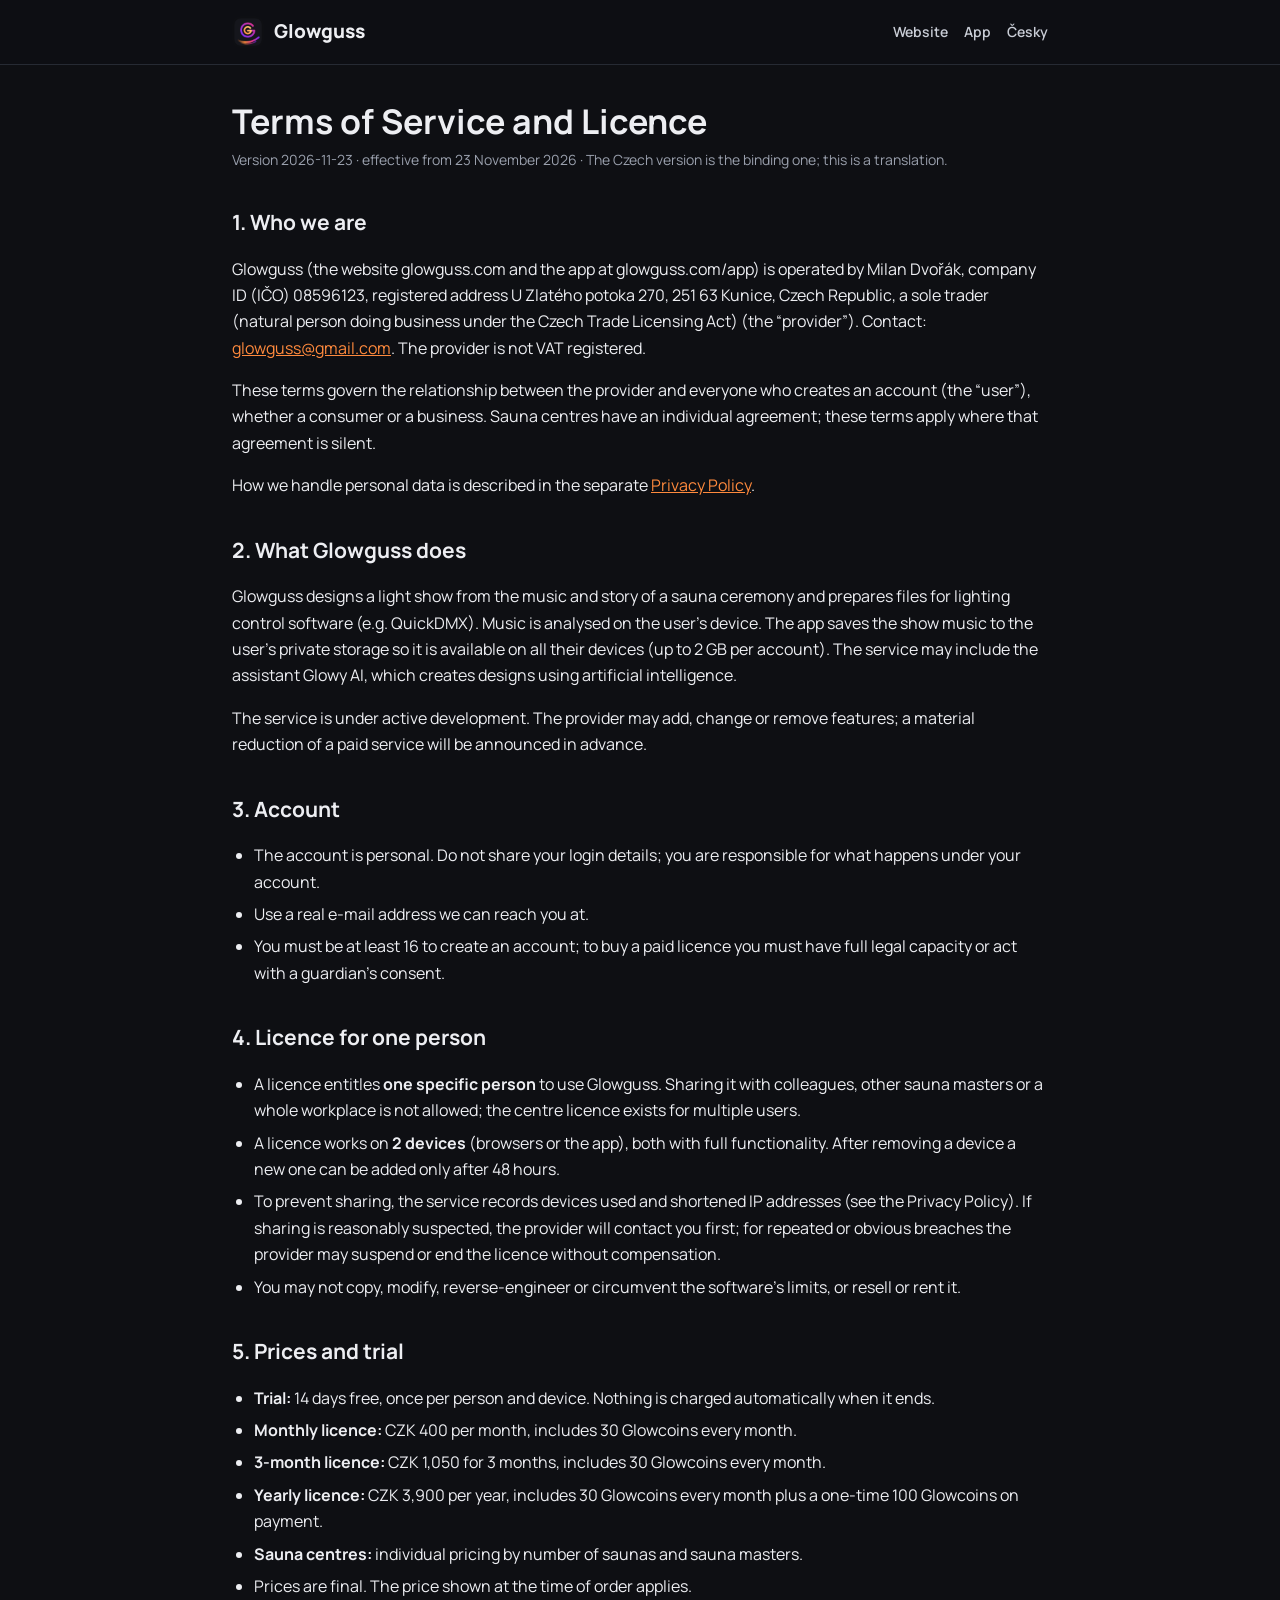
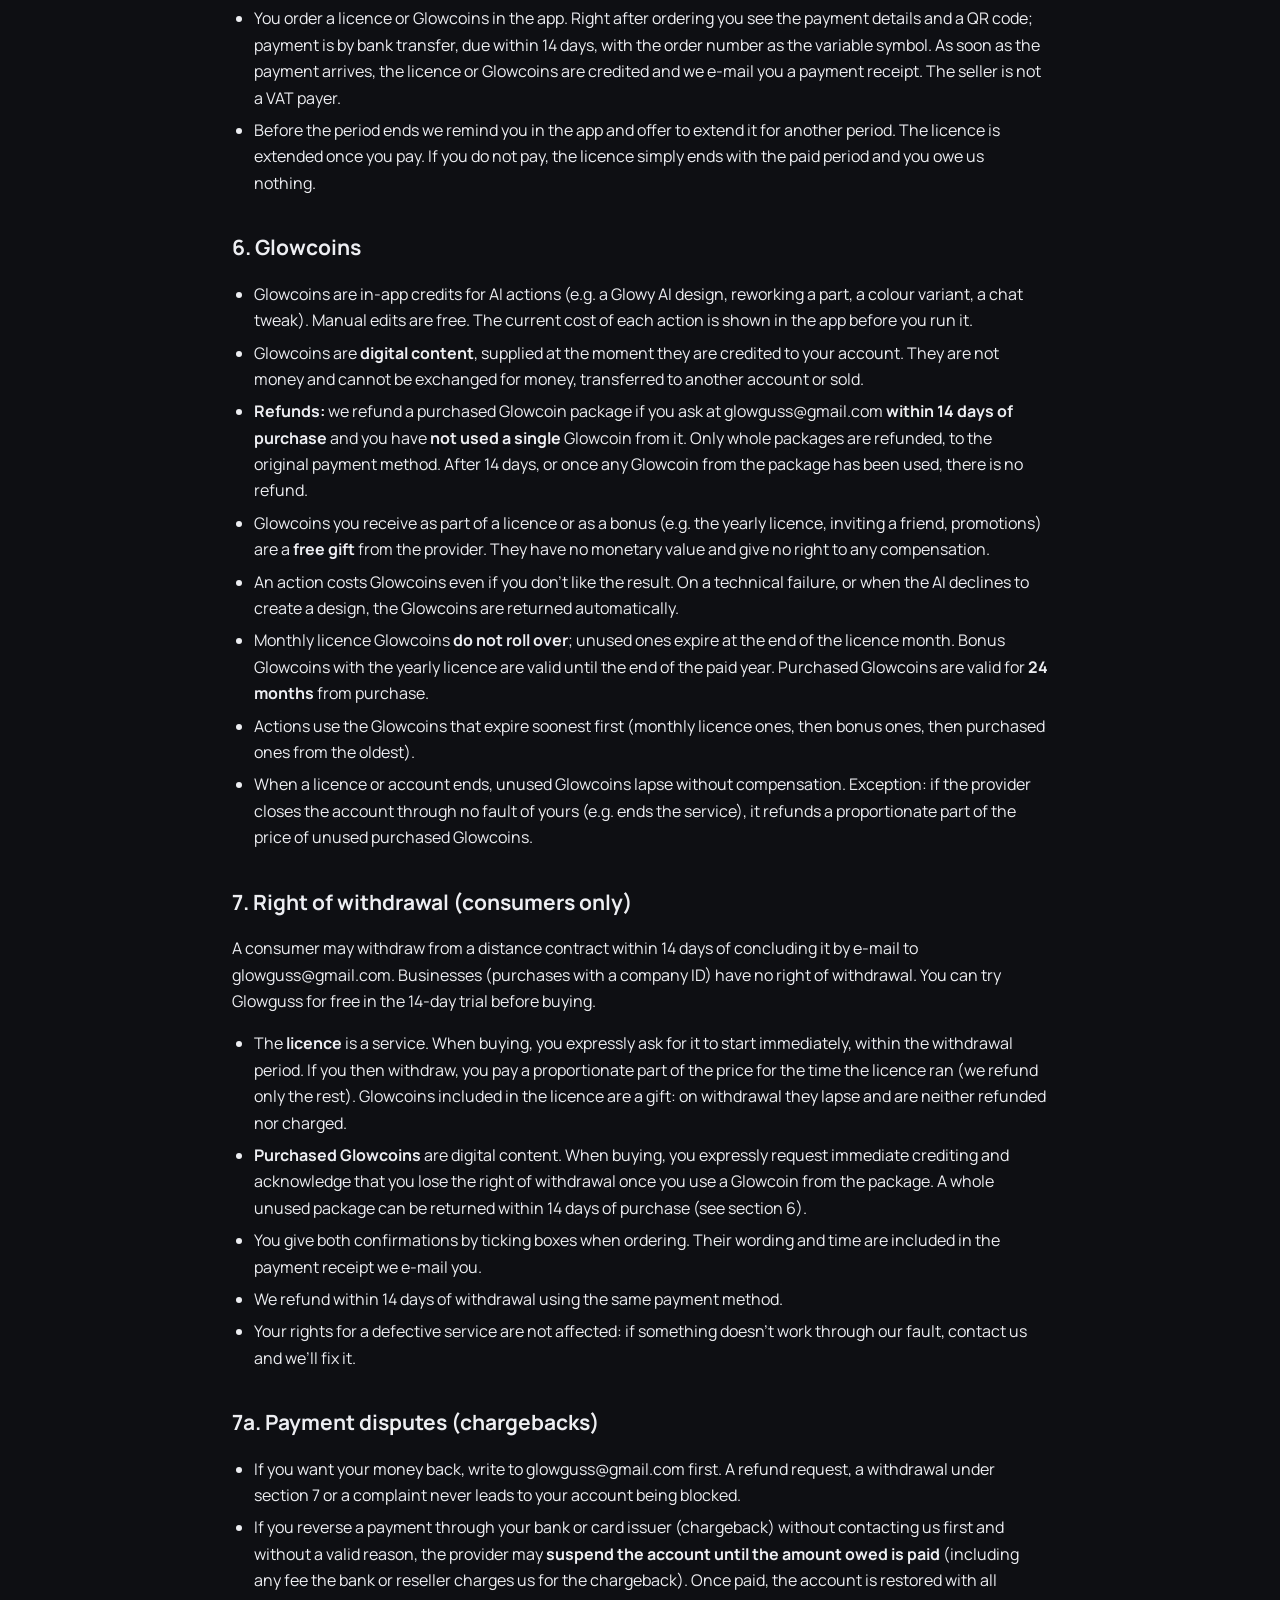
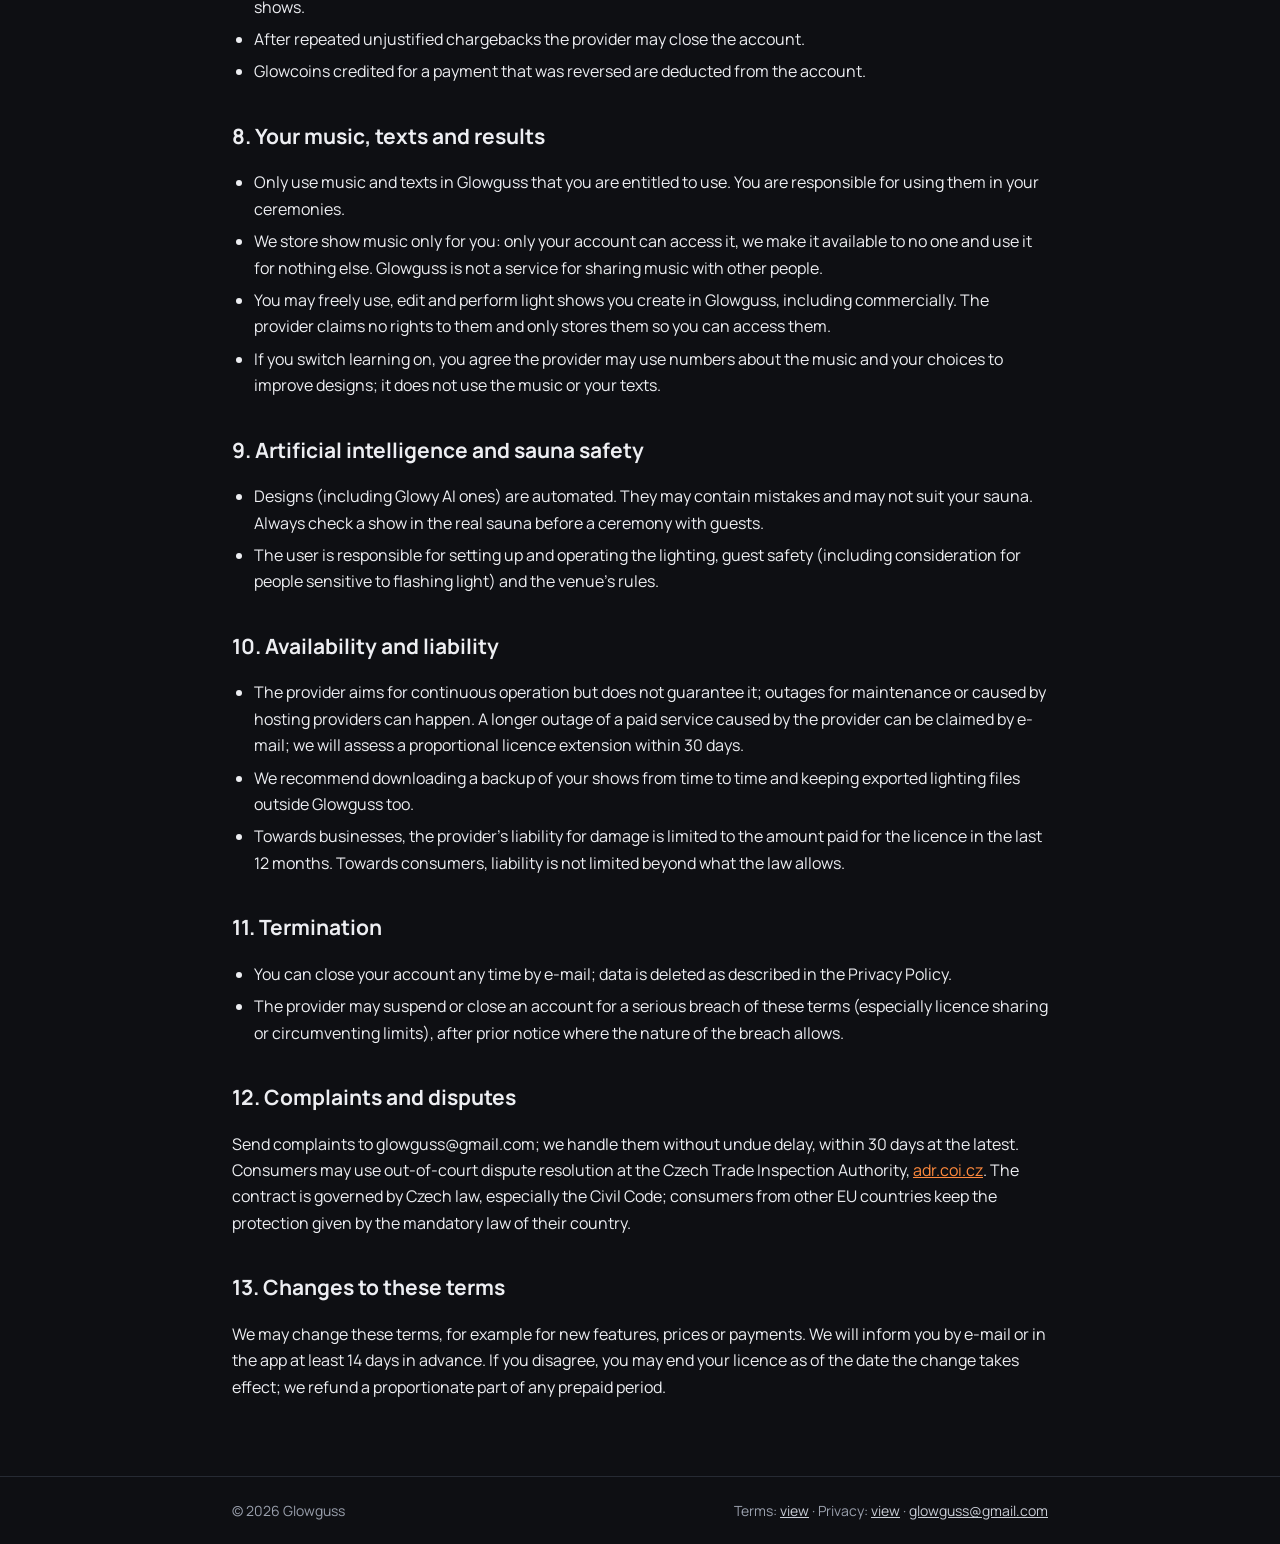
<file: docs/test/web/terms.html>
<!DOCTYPE html>
<html lang="en"><head><meta charset="utf-8"><meta name="viewport" content="width=device-width,initial-scale=1">
<title>Terms of Service · Glowguss</title><link rel="icon" href="../ikona.png"><link rel="stylesheet" href="../../fonty/fonty.css">
<style>
:root{--bg:#0E0F13;--panel:#16181E;--line:#262A33;--fg:#EDEEF2;--fg2:#C9CDD6;--muted:#9AA0AD;--accent:#FF8A3D}
*{box-sizing:border-box}html,body{overflow-x:clip}
body{margin:0;background:var(--bg);color:var(--fg);font-family:"Manrope",system-ui,-apple-system,"Segoe UI",sans-serif;font-size:16px;line-height:1.65}
a{color:var(--accent)}
.wrap{max-width:860px;margin:0 auto;padding:0 22px}
header{border-bottom:1px solid var(--line);background:rgba(14,15,19,.9)}
header .wrap{display:flex;align-items:center;gap:16px;height:64px}
.brand{display:flex;align-items:center;gap:10px;font-weight:800;font-size:19px;text-decoration:none;color:var(--fg)}
.brand img{width:32px;height:32px;border-radius:8px}
header nav{margin-left:auto;display:flex;gap:16px;font-weight:600;font-size:14px}
header nav a{color:var(--fg2);text-decoration:none}header nav a:hover{color:var(--fg)}
main{padding:36px 0 60px}
h1{font-size:34px;line-height:1.2;margin:0 0 6px}
h2{font-size:21px;margin:34px 0 8px}
.ver{color:var(--muted);font-size:14px;margin:0 0 18px}
.lead{background:var(--panel);border:1px solid var(--line);border-radius:14px;padding:16px 18px;color:var(--fg2)}
ul{padding-left:22px}li{margin:6px 0}
table{width:100%;border-collapse:collapse;font-size:14.5px;margin:10px 0;display:block;overflow-x:auto}
th,td{text-align:left;vertical-align:top;border-bottom:1px solid var(--line);padding:9px 10px}
th{color:var(--muted);font-weight:700;font-size:13px;text-transform:uppercase;letter-spacing:.04em}
mark.d{background:#5a3a00;color:#FFD27A;border-radius:4px;padding:0 4px}
footer{border-top:1px solid var(--line);padding:22px 0;color:var(--muted);font-size:14px}
footer .wrap{display:flex;flex-wrap:wrap;gap:8px 18px;justify-content:space-between}
footer a{color:var(--fg2)}
</style></head><body>
<header><div class="wrap"><a class="brand" href="./"><img src="../ikona192.png" alt=""><span>Glowguss</span></a>
<nav><a href="./">Website</a><a href="../">App</a><a href="podminky.html" lang="cs">Česky</a></nav></div></header>
<main><div class="wrap">
<h1>Terms of Service and Licence</h1>
<p class="ver">Version 2026-11-23 · effective from 23 November 2026 · The Czech version is the binding one; this is a translation.</p>

<h2>1. Who we are</h2>
<p>Glowguss (the website glowguss.com and the app at glowguss.com/app) is operated by Milan Dvořák, company ID (IČO) 08596123, registered address U Zlatého potoka 270, 251 63 Kunice, Czech Republic, a sole trader (natural person doing business under the Czech Trade Licensing Act) (the “provider”). Contact: <a href="mailto:glowguss@gmail.com">glowguss@gmail.com</a>. The provider is not VAT registered.</p>
<p>These terms govern the relationship between the provider and everyone who creates an account (the “user”), whether a consumer or a business. Sauna centres have an individual agreement; these terms apply where that agreement is silent.</p>
<p>How we handle personal data is described in the separate <a href="privacy.html">Privacy Policy</a>.</p>

<h2>2. What Glowguss does</h2>
<p>Glowguss designs a light show from the music and story of a sauna ceremony and prepares files for lighting control software (e.g. QuickDMX). Music is analysed on the user’s device. The app saves the show music to the user’s private storage so it is available on all their devices (up to 2 GB per account). The service may include the assistant Glowy AI, which creates designs using artificial intelligence.</p>
<p>The service is under active development. The provider may add, change or remove features; a material reduction of a paid service will be announced in advance.</p>

<h2>3. Account</h2>
<ul>
<li>The account is personal. Do not share your login details; you are responsible for what happens under your account.</li>
<li>Use a real e-mail address we can reach you at.</li>
<li>You must be at least 16 to create an account; to buy a paid licence you must have full legal capacity or act with a guardian’s consent.</li>
</ul>

<h2>4. Licence for one person</h2>
<ul>
<li>A licence entitles <b>one specific person</b> to use Glowguss. Sharing it with colleagues, other sauna masters or a whole workplace is not allowed; the centre licence exists for multiple users.</li>
<li>A licence works on <b>2 devices</b> (browsers or the app), both with full functionality. After removing a device a new one can be added only after 48 hours.</li>
<li>To prevent sharing, the service records devices used and shortened IP addresses (see the Privacy Policy). If sharing is reasonably suspected, the provider will contact you first; for repeated or obvious breaches the provider may suspend or end the licence without compensation.</li>
<li>You may not copy, modify, reverse-engineer or circumvent the software’s limits, or resell or rent it.</li>
</ul>

<h2>5. Prices and trial</h2>
<ul>
<li><b>Trial:</b> 14 days free, once per person and device. Nothing is charged automatically when it ends.</li>
<li><b>Monthly licence:</b> CZK 400 per month, includes 30 Glowcoins every month.</li>
<li><b>3-month licence:</b> CZK 1,050 for 3 months, includes 30 Glowcoins every month.</li>
<li><b>Yearly licence:</b> CZK 3,900 per year, includes 30 Glowcoins every month plus a one-time 100 Glowcoins on payment.</li>
<li><b>Sauna centres:</b> individual pricing by number of saunas and sauna masters.</li>
<li>Prices are final. The price shown at the time of order applies.</li>
<li>You order a licence or Glowcoins in the app. Right after ordering you see the payment details and a QR code; payment is by bank transfer, due within 14 days, with the order number as the variable symbol. As soon as the payment arrives, the licence or Glowcoins are credited and we e-mail you a payment receipt. The seller is not a VAT payer.</li>
<li>Before the period ends we remind you in the app and offer to extend it for another period. The licence is extended once you pay. If you do not pay, the licence simply ends with the paid period and you owe us nothing.</li>
</ul>

<h2>6. Glowcoins</h2>
<ul>
<li>Glowcoins are in-app credits for AI actions (e.g. a Glowy AI design, reworking a part, a colour variant, a chat tweak). Manual edits are free. The current cost of each action is shown in the app before you run it.</li>
<li>Glowcoins are <b>digital content</b>, supplied at the moment they are credited to your account. They are not money and cannot be exchanged for money, transferred to another account or sold.</li>
<li><b>Refunds:</b> we refund a purchased Glowcoin package if you ask at glowguss@gmail.com <b>within 14 days of purchase</b> and you have <b>not used a single</b> Glowcoin from it. Only whole packages are refunded, to the original payment method. After 14 days, or once any Glowcoin from the package has been used, there is no refund.</li>
<li>Glowcoins you receive as part of a licence or as a bonus (e.g. the yearly licence, inviting a friend, promotions) are a <b>free gift</b> from the provider. They have no monetary value and give no right to any compensation.</li>
<li>An action costs Glowcoins even if you don’t like the result. On a technical failure, or when the AI declines to create a design, the Glowcoins are returned automatically.</li>
<li>Monthly licence Glowcoins <b>do not roll over</b>; unused ones expire at the end of the licence month. Bonus Glowcoins with the yearly licence are valid until the end of the paid year. Purchased Glowcoins are valid for <b>24 months</b> from purchase.</li>
<li>Actions use the Glowcoins that expire soonest first (monthly licence ones, then bonus ones, then purchased ones from the oldest).</li>
<li>When a licence or account ends, unused Glowcoins lapse without compensation. Exception: if the provider closes the account through no fault of yours (e.g. ends the service), it refunds a proportionate part of the price of unused purchased Glowcoins.</li>
</ul>

<h2>7. Right of withdrawal (consumers only)</h2>
<p>A consumer may withdraw from a distance contract within 14 days of concluding it by e-mail to glowguss@gmail.com. Businesses (purchases with a company ID) have no right of withdrawal. You can try Glowguss for free in the 14-day trial before buying.</p>
<ul>
<li>The <b>licence</b> is a service. When buying, you expressly ask for it to start immediately, within the withdrawal period. If you then withdraw, you pay a proportionate part of the price for the time the licence ran (we refund only the rest). Glowcoins included in the licence are a gift: on withdrawal they lapse and are neither refunded nor charged.</li>
<li><b>Purchased Glowcoins</b> are digital content. When buying, you expressly request immediate crediting and acknowledge that you lose the right of withdrawal once you use a Glowcoin from the package. A whole unused package can be returned within 14 days of purchase (see section 6).</li>
<li>You give both confirmations by ticking boxes when ordering. Their wording and time are included in the payment receipt we e-mail you.</li>
<li>We refund within 14 days of withdrawal using the same payment method.</li>
<li>Your rights for a defective service are not affected: if something doesn’t work through our fault, contact us and we’ll fix it.</li>
</ul>

<h2>7a. Payment disputes (chargebacks)</h2>
<ul>
<li>If you want your money back, write to glowguss@gmail.com first. A refund request, a withdrawal under section 7 or a complaint never leads to your account being blocked.</li>
<li>If you reverse a payment through your bank or card issuer (chargeback) without contacting us first and without a valid reason, the provider may <b>suspend the account until the amount owed is paid</b> (including any fee the bank or reseller charges us for the chargeback). Once paid, the account is restored with all shows.</li>
<li>After repeated unjustified chargebacks the provider may close the account.</li>
<li>Glowcoins credited for a payment that was reversed are deducted from the account.</li>
</ul>

<h2>8. Your music, texts and results</h2>
<ul>
<li>Only use music and texts in Glowguss that you are entitled to use. You are responsible for using them in your ceremonies.</li>
<li>We store show music only for you: only your account can access it, we make it available to no one and use it for nothing else. Glowguss is not a service for sharing music with other people.</li>
<li>You may freely use, edit and perform light shows you create in Glowguss, including commercially. The provider claims no rights to them and only stores them so you can access them.</li>
<li>If you switch learning on, you agree the provider may use numbers about the music and your choices to improve designs; it does not use the music or your texts.</li>
</ul>

<h2>9. Artificial intelligence and sauna safety</h2>
<ul>
<li>Designs (including Glowy AI ones) are automated. They may contain mistakes and may not suit your sauna. Always check a show in the real sauna before a ceremony with guests.</li>
<li>The user is responsible for setting up and operating the lighting, guest safety (including consideration for people sensitive to flashing light) and the venue’s rules.</li>
</ul>

<h2>10. Availability and liability</h2>
<ul>
<li>The provider aims for continuous operation but does not guarantee it; outages for maintenance or caused by hosting providers can happen. A longer outage of a paid service caused by the provider can be claimed by e-mail; we will assess a proportional licence extension within 30 days.</li>
<li>We recommend downloading a backup of your shows from time to time and keeping exported lighting files outside Glowguss too.</li>
<li>Towards businesses, the provider’s liability for damage is limited to the amount paid for the licence in the last 12 months. Towards consumers, liability is not limited beyond what the law allows.</li>
</ul>

<h2>11. Termination</h2>
<ul>
<li>You can close your account any time by e-mail; data is deleted as described in the Privacy Policy.</li>
<li>The provider may suspend or close an account for a serious breach of these terms (especially licence sharing or circumventing limits), after prior notice where the nature of the breach allows.</li>
</ul>

<h2>12. Complaints and disputes</h2>
<p>Send complaints to glowguss@gmail.com; we handle them without undue delay, within 30 days at the latest. Consumers may use out-of-court dispute resolution at the Czech Trade Inspection Authority, <a href="https://adr.coi.cz/en" target="_blank" rel="noopener">adr.coi.cz</a>. The contract is governed by Czech law, especially the Civil Code; consumers from other EU countries keep the protection given by the mandatory law of their country.</p>

<h2>13. Changes to these terms</h2>
<p>We may change these terms, for example for new features, prices or payments. We will inform you by e-mail or in the app at least 14 days in advance. If you disagree, you may end your licence as of the date the change takes effect; we refund a proportionate part of any prepaid period.</p>
</div></main>
<footer><div class="wrap"><span>© 2026 Glowguss</span><span>Terms: <a href="terms.html">view</a> · Privacy: <a href="privacy.html">view</a> · <a href="mailto:glowguss@gmail.com">glowguss@gmail.com</a></span></div></footer>
</body></html>
</file>
<file: docs/fonty/fonty.css>
/* Glowguss: fonts served from our own site (no request to Google Fonts). SIL Open Font License, see OFL-*.txt */
@font-face{font-family:"Manrope";font-style:normal;font-display:swap;font-weight:200 800;src:url(manrope-latin-ext-wght-normal.woff2) format("woff2-variations"),url(manrope-latin-ext-wght-normal.woff2) format("woff2");unicode-range:U+0100-02BA,U+02BD-02C5,U+02C7-02CC,U+02CE-02D7,U+02DD-02FF,U+0304,U+0308,U+0329,U+1D00-1DBF,U+1E00-1E9F,U+1EF2-1EFF,U+2020,U+20A0-20AB,U+20AD-20C0,U+2113,U+2C60-2C7F,U+A720-A7FF}
@font-face{font-family:"JetBrains Mono";font-style:normal;font-display:swap;font-weight:400;src:url(jetbrains-mono-latin-ext-400-normal.woff2) format("woff2");unicode-range:U+0100-02BA,U+02BD-02C5,U+02C7-02CC,U+02CE-02D7,U+02DD-02FF,U+0304,U+0308,U+0329,U+1D00-1DBF,U+1E00-1E9F,U+1EF2-1EFF,U+2020,U+20A0-20AB,U+20AD-20C0,U+2113,U+2C60-2C7F,U+A720-A7FF}
@font-face{font-family:"JetBrains Mono";font-style:normal;font-display:swap;font-weight:500;src:url(jetbrains-mono-latin-ext-500-normal.woff2) format("woff2");unicode-range:U+0100-02BA,U+02BD-02C5,U+02C7-02CC,U+02CE-02D7,U+02DD-02FF,U+0304,U+0308,U+0329,U+1D00-1DBF,U+1E00-1E9F,U+1EF2-1EFF,U+2020,U+20A0-20AB,U+20AD-20C0,U+2113,U+2C60-2C7F,U+A720-A7FF}
@font-face{font-family:"Manrope";font-style:normal;font-display:swap;font-weight:200 800;src:url(manrope-latin-wght-normal.woff2) format("woff2-variations"),url(manrope-latin-wght-normal.woff2) format("woff2");unicode-range:U+0000-00FF,U+0131,U+0152-0153,U+02BB-02BC,U+02C6,U+02DA,U+02DC,U+0304,U+0308,U+0329,U+2000-206F,U+20AC,U+2122,U+2191,U+2193,U+2212,U+2215,U+FEFF,U+FFFD}
@font-face{font-family:"JetBrains Mono";font-style:normal;font-display:swap;font-weight:400;src:url(jetbrains-mono-latin-400-normal.woff2) format("woff2");unicode-range:U+0000-00FF,U+0131,U+0152-0153,U+02BB-02BC,U+02C6,U+02DA,U+02DC,U+0304,U+0308,U+0329,U+2000-206F,U+20AC,U+2122,U+2191,U+2193,U+2212,U+2215,U+FEFF,U+FFFD}
@font-face{font-family:"JetBrains Mono";font-style:normal;font-display:swap;font-weight:500;src:url(jetbrains-mono-latin-500-normal.woff2) format("woff2");unicode-range:U+0000-00FF,U+0131,U+0152-0153,U+02BB-02BC,U+02C6,U+02DA,U+02DC,U+0304,U+0308,U+0329,U+2000-206F,U+20AC,U+2122,U+2191,U+2193,U+2212,U+2215,U+FEFF,U+FFFD}
</file>
